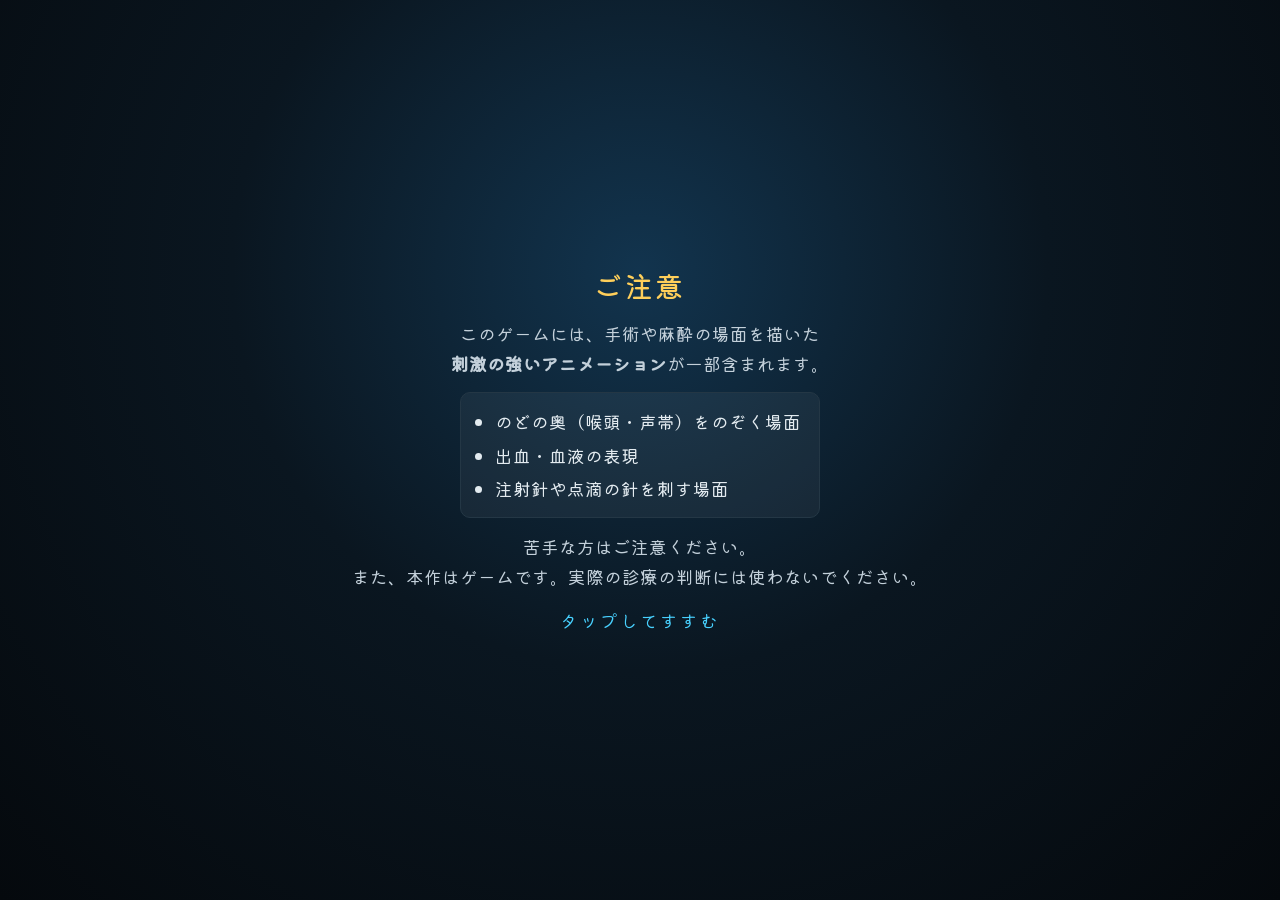
<file: index.html>
<!doctype html>
<html lang="ja">
<head>
<meta charset="utf-8">
<meta name="viewport" content="width=device-width,initial-scale=1,viewport-fit=cover,user-scalable=no">
<meta name="theme-color" content="#0b1013">
<meta name="mobile-web-app-capable" content="yes">
<meta name="apple-mobile-web-app-capable" content="yes">
<meta name="apple-mobile-web-app-status-bar-style" content="black-translucent">
<title>Anesthesia Control</title>
<link rel="manifest" href="./manifest.webmanifest">
<link rel="icon" type="image/png" href="./icons/icon-192.png">
<link rel="apple-touch-icon" href="./icons/apple-touch-icon.png">
<meta name="apple-mobile-web-app-title" content="麻酔シム">
  <script type="module" crossorigin src="./assets/index-DH6inkkd.js"></script>
  <link rel="stylesheet" crossorigin href="./assets/index-4lP3aFFB.css">
</head>
<body>
<div id="app">
  <section class="or" id="orBox" aria-label="手術室">
    <canvas id="orCanvas"></canvas>
    <canvas id="gaugeCanvas" class="gauges" hidden aria-label="体の中の状態のゲージ"></canvas>
    <canvas id="recordCanvas" class="gauges" hidden aria-label="麻酔記録"></canvas>
    <div class="hud">
      <div class="hud-l">
        <span class="stage-pill" id="stagePill">導入</span>
        <span class="hud-clock"><b id="clock">0:00</b><small id="remain"></small></span>
      </div>
      <div class="hud-r">
        <span class="chip score" id="liveScore" title="目標範囲内にいた割合" hidden></span>
        <button class="chip view" id="btnView" hidden title="手術室とメーター画面を切り替え（V キー）">メーター</button>
        <button class="chip" id="btnRecord" title="麻酔記録を見る（R キー）">記録</button>
        <button class="chip" id="btnSpeed" title="ゲーム速度（タップで切り替え・×2 は手術中のみ）">×1</button>
        <button class="chip" id="btnSound" aria-pressed="true">音</button>
        <button class="chip" id="btnPause" aria-label="一時停止">II</button>
      </div>
    </div>
    <div class="toasts" id="toasts" aria-live="polite"></div>
    <div class="banner" id="banner" hidden></div>
    <div class="pop" id="pop" hidden></div>
    <div class="mg" id="mg" hidden></div>
    <div class="vignette" id="vignette"></div>
  </section>
  <aside class="side">
    <div class="monitor" id="monBox" title="タップで拡大"><canvas id="monCanvas"></canvas></div>
    <div class="tray" id="tray" aria-label="薬剤トレイ"></div>
  </aside>
  <footer class="lane" id="lane">
    <div class="lane-ctrl" id="laneCtrl"></div>
    <canvas id="laneCanvas"></canvas>
  </footer>
</div>

<div class="ov" id="ovMon" hidden><div class="mon-big"><canvas id="monBig"></canvas><div class="mon-info" id="monInfo" hidden></div></div><p class="ov-hint">数値をタップで正常範囲 ・ それ以外をタップで閉じる</p></div>
<div class="ov" id="ovCard"><div class="card full" id="card"><div class="notice" role="dialog" aria-label="ご注意">
    <h1>ご注意</h1>
    <p>このゲームには、手術や麻酔の場面を描いた<br><b>刺激の強いアニメーション</b>が一部含まれます。</p>
    <ul>
      <li>のどの奥（喉頭・声帯）をのぞく場面</li>
      <li>出血・血液の表現</li>
      <li>注射針や点滴の針を刺す場面</li>
    </ul>
    <p>苦手な方はご注意ください。<br>また、本作はゲームです。実際の診療の判断には使わないでください。</p>
    <p class="notice-tap loading">読み込み中…</p></div></div></div>
<div class="tip" id="tip" hidden></div>
  <!-- スマホを縦に持っているときは、横向きにするよう求める（遊べるのは横持ちだけ） -->
  <div class="rotate-lock" id="rotateLock" aria-live="polite">
    <div class="rl-phone"><i></i></div>
    <p>スマホを<b>横向き</b>にしてください</p>
    <small>このゲームは横持ちで遊びます</small>
  </div>
</body>
</html>
</file>
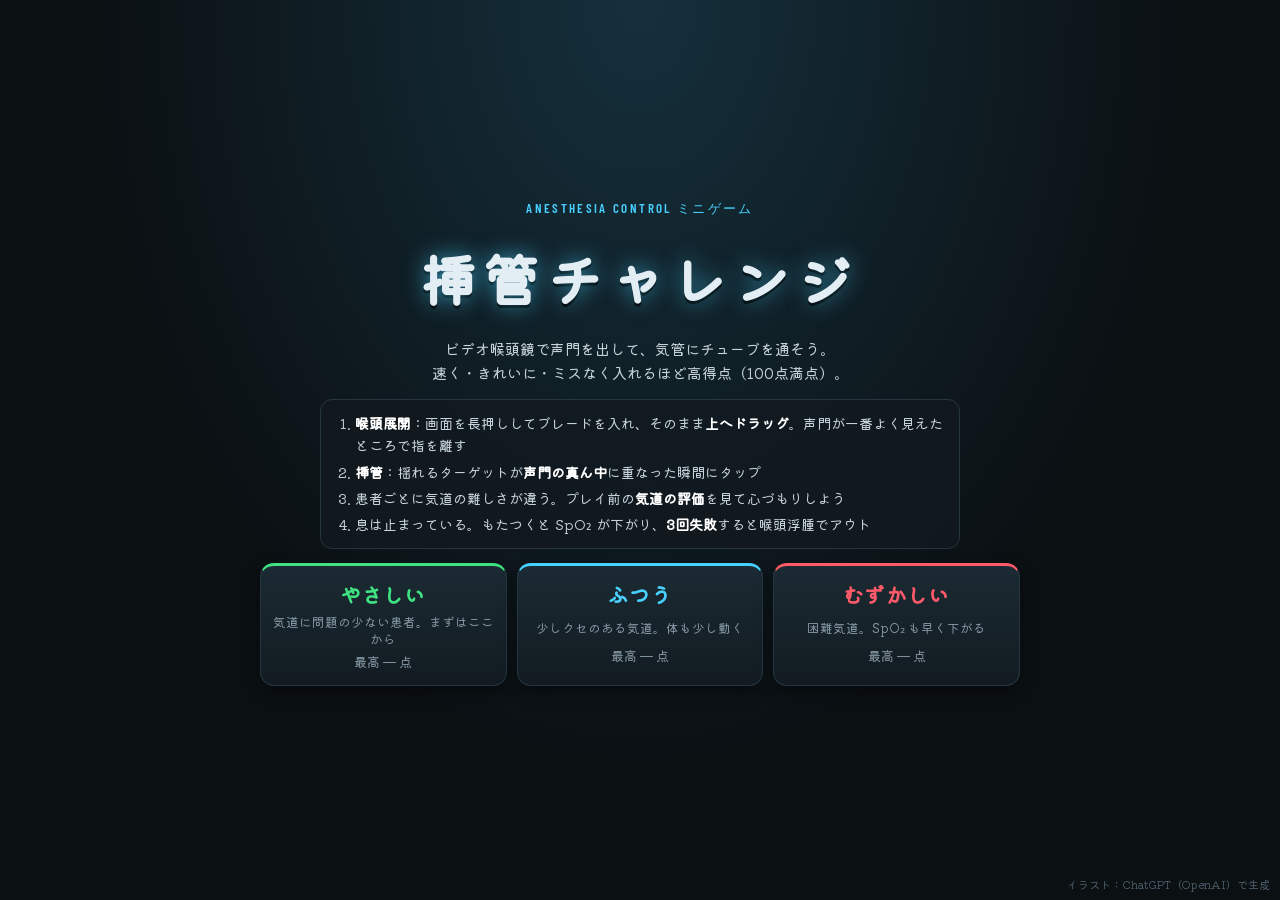
<file: intubation/index.html>
<!doctype html>
<html lang="ja">
<head>
<meta charset="utf-8">
<meta name="viewport" content="width=device-width,initial-scale=1,viewport-fit=cover,user-scalable=no">
<meta name="theme-color" content="#0b1013">
<title>挿管チャレンジ | Anesthesia Control</title>
<meta name="description" content="ビデオ喉頭鏡で声門を出して、チューブを通す。麻酔科の気管挿管を体験できる無料のミニゲーム。">
<meta property="og:type" content="website">
<meta property="og:title" content="挿管チャレンジ | Anesthesia Control">
<meta property="og:description" content="ビデオ喉頭鏡で声門を出して、チューブを通す。気管挿管のミニゲーム。100点満点で採点。">
<meta property="og:url" content="https://ikuragames.github.io/anesthesia-control/intubation/">
<meta property="og:image" content="https://ikuragames.github.io/anesthesia-control/ogp-intubation.jpg">
<meta property="og:image:width" content="1200">
<meta property="og:image:height" content="630">
<meta property="og:image:alt" content="ANESTHESIA CONTROL 挿管チャレンジ">
<meta name="twitter:card" content="summary_large_image">
<link rel="icon" type="image/png" href="../icons/icon-192.png">
<link rel="apple-touch-icon" href="../icons/apple-touch-icon.png">
  <script type="module" crossorigin src="../assets/intubation-CMahsB3h.js"></script>
  <link rel="stylesheet" crossorigin href="../assets/intubation-C4UFGbsd.css">
</head>
<body>
<main id="ic">
  <!-- タイトル：難易度を選ぶ -->
  <section class="ic-screen" id="icTitle">
    <p class="ic-kicker">ANESTHESIA CONTROL ミニゲーム</p>
    <h1>挿管チャレンジ</h1>
    <p class="ic-lead">ビデオ喉頭鏡で声門を出して、気管にチューブを通そう。<br>速く・きれいに・ミスなく入れるほど高得点（100点満点）。</p>
    <ol class="ic-how">
      <li><b>喉頭展開</b>：画面を長押ししてブレードを入れ、そのまま<b>上へドラッグ</b>。声門が一番よく見えたところで指を離す</li>
      <li><b>挿管</b>：揺れるターゲットが<b>声門の真ん中</b>に重なった瞬間にタップ</li>
      <li>患者ごとに気道の難しさが違う。プレイ前の<b>気道の評価</b>を見て心づもりしよう</li>
      <li>息は止まっている。もたつくと SpO₂ が下がり、<b>3回失敗</b>すると喉頭浮腫でアウト</li>
    </ol>
    <div class="ic-diffs" id="icDiffs"></div>
  </section>

  <!-- プレイ前：患者と気道の所見 -->
  <section class="ic-screen" id="icPatient" hidden></section>

  <!-- プレイ中 -->
  <section class="ic-screen" id="icPlay" hidden>
    <header class="ic-bar">
      <button class="ic-back" id="icQuit" aria-label="やめて難易度選択へ">‹</button>
      <span class="ic-diff" id="icDiffLbl"></span>
      <span class="ic-stat">時間 <b id="icTime">0.0</b>秒</span>
      <span class="ic-stat">ミス <b id="icMiss">0</b>/3</span>
    </header>
    <div class="ic-vl"><canvas id="icCanvas"></canvas></div>
    <p class="ic-hint" id="icHint"></p>
  </section>

  <!-- 結果 -->
  <section class="ic-screen" id="icResult" hidden></section>
</main>
<div class="ic-credit">イラスト：ChatGPT（OpenAI）で生成</div>
</body>
</html>
</file>
<file: assets/index-4lP3aFFB.css>
@font-face{font-family:Barlow Condensed;font-style:normal;font-display:swap;font-weight:500;src:url(./barlow-condensed-vietnamese-500-normal-DjeaNLFD.woff2) format("woff2"),url(./barlow-condensed-vietnamese-500-normal-CsrJDWc5.woff) format("woff");unicode-range:U+0102-0103,U+0110-0111,U+0128-0129,U+0168-0169,U+01A0-01A1,U+01AF-01B0,U+0300-0301,U+0303-0304,U+0308-0309,U+0323,U+0329,U+1EA0-1EF9,U+20AB}@font-face{font-family:Barlow Condensed;font-style:normal;font-display:swap;font-weight:500;src:url(./barlow-condensed-latin-ext-500-normal-yA5ONLQ9.woff2) format("woff2"),url(./barlow-condensed-latin-ext-500-normal-B1RE8WP7.woff) format("woff");unicode-range:U+0100-02BA,U+02BD-02C5,U+02C7-02CC,U+02CE-02D7,U+02DD-02FF,U+0304,U+0308,U+0329,U+1D00-1DBF,U+1E00-1E9F,U+1EF2-1EFF,U+2020,U+20A0-20AB,U+20AD-20C0,U+2113,U+2C60-2C7F,U+A720-A7FF}@font-face{font-family:Barlow Condensed;font-style:normal;font-display:swap;font-weight:500;src:url(./barlow-condensed-latin-500-normal-BgYH2mbd.woff2) format("woff2"),url(./barlow-condensed-latin-500-normal-HIEiP5Ov.woff) format("woff");unicode-range:U+0000-00FF,U+0131,U+0152-0153,U+02BB-02BC,U+02C6,U+02DA,U+02DC,U+0304,U+0308,U+0329,U+2000-206F,U+20AC,U+2122,U+2191,U+2193,U+2212,U+2215,U+FEFF,U+FFFD}@font-face{font-family:Barlow Condensed;font-style:normal;font-display:swap;font-weight:600;src:url(./barlow-condensed-vietnamese-600-normal-A5AYRdjN.woff2) format("woff2"),url(./barlow-condensed-vietnamese-600-normal-CNlPk46_.woff) format("woff");unicode-range:U+0102-0103,U+0110-0111,U+0128-0129,U+0168-0169,U+01A0-01A1,U+01AF-01B0,U+0300-0301,U+0303-0304,U+0308-0309,U+0323,U+0329,U+1EA0-1EF9,U+20AB}@font-face{font-family:Barlow Condensed;font-style:normal;font-display:swap;font-weight:600;src:url(./barlow-condensed-latin-ext-600-normal-18ESti3H.woff2) format("woff2"),url(./barlow-condensed-latin-ext-600-normal-Clv9cIcR.woff) format("woff");unicode-range:U+0100-02BA,U+02BD-02C5,U+02C7-02CC,U+02CE-02D7,U+02DD-02FF,U+0304,U+0308,U+0329,U+1D00-1DBF,U+1E00-1E9F,U+1EF2-1EFF,U+2020,U+20A0-20AB,U+20AD-20C0,U+2113,U+2C60-2C7F,U+A720-A7FF}@font-face{font-family:Barlow Condensed;font-style:normal;font-display:swap;font-weight:600;src:url(./barlow-condensed-latin-600-normal-DepVgxBB.woff2) format("woff2"),url(./barlow-condensed-latin-600-normal-BFJEwTuo.woff) format("woff");unicode-range:U+0000-00FF,U+0131,U+0152-0153,U+02BB-02BC,U+02C6,U+02DA,U+02DC,U+0304,U+0308,U+0329,U+2000-206F,U+20AC,U+2122,U+2191,U+2193,U+2212,U+2215,U+FEFF,U+FFFD}@font-face{font-family:Barlow Condensed;font-style:normal;font-display:swap;font-weight:700;src:url(./barlow-condensed-vietnamese-700-normal-DYeBwlKR.woff2) format("woff2"),url(./barlow-condensed-vietnamese-700-normal-DhIzd8Tb.woff) format("woff");unicode-range:U+0102-0103,U+0110-0111,U+0128-0129,U+0168-0169,U+01A0-01A1,U+01AF-01B0,U+0300-0301,U+0303-0304,U+0308-0309,U+0323,U+0329,U+1EA0-1EF9,U+20AB}@font-face{font-family:Barlow Condensed;font-style:normal;font-display:swap;font-weight:700;src:url(./barlow-condensed-latin-ext-700-normal-CwuXbfVR.woff2) format("woff2"),url(./barlow-condensed-latin-ext-700-normal-BIHFfxf0.woff) format("woff");unicode-range:U+0100-02BA,U+02BD-02C5,U+02C7-02CC,U+02CE-02D7,U+02DD-02FF,U+0304,U+0308,U+0329,U+1D00-1DBF,U+1E00-1E9F,U+1EF2-1EFF,U+2020,U+20A0-20AB,U+20AD-20C0,U+2113,U+2C60-2C7F,U+A720-A7FF}@font-face{font-family:Barlow Condensed;font-style:normal;font-display:swap;font-weight:700;src:url(./barlow-condensed-latin-700-normal-v1xN8_Wq.woff2) format("woff2"),url(./barlow-condensed-latin-700-normal-Dmwat-ge.woff) format("woff");unicode-range:U+0000-00FF,U+0131,U+0152-0153,U+02BB-02BC,U+02C6,U+02DA,U+02DC,U+0304,U+0308,U+0329,U+2000-206F,U+20AC,U+2122,U+2191,U+2193,U+2212,U+2215,U+FEFF,U+FFFD}@font-face{font-family:Kiwi Maru;font-style:normal;font-display:swap;font-weight:400;src:url(./kiwi-maru-0-400-normal-RpCwQYAo.woff2) format("woff2"),url(./kiwi-maru-0-400-normal-HqWxo7Ba.woff) format("woff");unicode-range:U+25ee8,U+25f23,U+25f5c,U+25fd4,U+25fe0,U+25ffb,U+2600c,U+26017,U+26060,U+260ed,U+26222,U+2626a,U+26270,U+26286,U+2634c,U+26402,U+2667e,U+266b0,U+2671d,U+268dd,U+268ea,U+26951,U+2696f,U+26999,U+269dd,U+26a1e,U+26a58,U+26a8c,U+26ab7,U+26aff,U+26c29,U+26c73,U+26c9e,U+26cdd,U+26e40,U+26e65,U+26f94,U+26ff6-26ff8,U+270f4,U+2710d,U+27139,U+273da-273db,U+273fe,U+27410,U+27449,U+27614-27615,U+27631,U+27684,U+27693,U+2770e,U+27723,U+27752,U+278b2,U+27985,U+279b4,U+27a84,U+27bb3,U+27bbe,U+27bc7,U+27c3c,U+27cb8,U+27d73,U+27da0,U+27e10,U+27eaf,U+27fb7,U+2808a,U+280bb,U+28277,U+28282,U+282f3,U+283cd,U+2840c,U+28455,U+284dc,U+2856b,U+285c8-285c9,U+286d7,U+286fa,U+28946,U+28949,U+2896b,U+28987-28988,U+289ba-289bb,U+28a1e,U+28a29,U+28a43,U+28a71,U+28a99,U+28acd,U+28add,U+28ae4,U+28bc1,U+28bef,U+28cdd,U+28d10,U+28d71,U+28dfb,U+28e0f,U+28e17,U+28e1f,U+28e36,U+28e89,U+28eeb,U+28ef6,U+28f32,U+28ff8,U+292a0,U+292b1,U+29490,U+295cf,U+2967f,U+296f0,U+29719,U+29750,U+29810,U+298c6,U+29a72,U+29d4b,U+29ddb,U+29e15,U+29e3d,U+29e49,U+29e8a,U+29ec4,U+29edb,U+29ee9,U+29fce,U+29fd7,U+2a01a,U+2a02f,U+2a082,U+2a0f9,U+2a190,U+2a2b2,U+2a38c,U+2a437,U+2a5f1,U+2a602,U+2a61a,U+2a6b2,U+2a9e6,U+2b746,U+2b751,U+2b753,U+2b75a,U+2b75c,U+2b765,U+2b776-2b777,U+2b77c,U+2b782,U+2b789,U+2b78b,U+2b78e,U+2b794,U+2b7ac,U+2b7af,U+2b7bd,U+2b7c9,U+2b7cf,U+2b7d2,U+2b7d8,U+2b7f0,U+2b80d,U+2b817,U+2b81a,U+2d544,U+2e278,U+2e569,U+2e6ea,U+2f804,U+2f80f,U+2f815,U+2f818,U+2f81a,U+2f822,U+2f828,U+2f82c,U+2f833,U+2f83f,U+2f846,U+2f852,U+2f862,U+2f86d,U+2f873,U+2f877,U+2f884,U+2f899-2f89a,U+2f8a6,U+2f8ac,U+2f8b2,U+2f8b6,U+2f8d3,U+2f8db-2f8dc,U+2f8e1,U+2f8e5,U+2f8ea,U+2f8ed,U+2f8fc,U+2f903,U+2f90b,U+2f90f,U+2f91a,U+2f920-2f921,U+2f945,U+2f947,U+2f96c,U+2f995,U+2f9d0,U+2f9de-2f9df,U+2f9f4}@font-face{font-family:Kiwi Maru;font-style:normal;font-display:swap;font-weight:400;src:url(./kiwi-maru-1-400-normal-DlS7Bo6b.woff2) format("woff2"),url(./kiwi-maru-1-400-normal-SbN-i8Lm.woff) format("woff");unicode-range:U+1f235-1f23b,U+1f240-1f248,U+1f250-1f251,U+2000b,U+20089-2008a,U+200a2,U+200a4,U+200b0,U+200f5,U+20158,U+201a2,U+20213,U+2032b,U+20371,U+20381,U+203f9,U+2044a,U+20509,U+2053f,U+205b1,U+205d6,U+20611,U+20628,U+206ec,U+2074f,U+207c8,U+20807,U+2083a,U+208b9,U+2090e,U+2097c,U+20984,U+2099d,U+20a64,U+20ad3,U+20b1d,U+20b9f,U+20bb7,U+20d45,U+20d58,U+20de1,U+20e64,U+20e6d,U+20e95,U+20f5f,U+21201,U+2123d,U+21255,U+21274,U+2127b,U+212d7,U+212e4,U+212fd,U+2131b,U+21336,U+21344,U+213c4,U+2146d-2146e,U+215d7,U+21647,U+216b4,U+21706,U+21742,U+218bd,U+219c3,U+21a1a,U+21c56,U+21d2d,U+21d45,U+21d62,U+21d78,U+21d92,U+21d9c,U+21da1,U+21db7,U+21de0,U+21e33-21e34,U+21f1e,U+21f76,U+21ffa,U+2217b,U+22218,U+2231e,U+223ad,U+22609,U+226f3,U+2285b,U+228ab,U+2298f,U+22ab8,U+22b46,U+22b4f-22b50,U+22ba6,U+22c1d,U+22c24,U+22de1,U+22e42,U+22feb,U+231b6,U+231c3-231c4,U+231f5,U+23372,U+233cc,U+233d0,U+233d2-233d3,U+233d5,U+233da,U+233df,U+233e4,U+233fe,U+2344a-2344b,U+23451,U+23465,U+234e4,U+2355a,U+23594,U+235c4,U+23638-2363a,U+23647,U+2370c,U+2371c,U+2373f,U+23763-23764,U+237e7,U+237f1,U+237ff,U+23824,U+2383d,U+23a98,U+23c7f,U+23cbe,U+23cfe,U+23d00,U+23d0e,U+23d40,U+23dd3,U+23df9-23dfa,U+23f7e,U+2404b,U+24096,U+24103,U+241c6,U+241fe,U+242ee,U+243bc,U+243d0,U+24629,U+246a5,U+247f1,U+24896,U+248e9,U+24a4d,U+24b56,U+24b6f,U+24c16,U+24d14,U+24e04,U+24e0e,U+24e37,U+24e6a,U+24e8b,U+24ff2,U+2504a,U+25055,U+25122,U+251a9,U+251cd,U+251e5,U+2521e,U+2524c,U+2542e,U+2548e,U+254d9,U+2550e,U+255a7,U+2567f,U+25771,U+257a9,U+257b4,U+25874,U+259c4,U+259cc,U+259d4,U+25ad7,U+25ae3-25ae4,U+25af1,U+25bb2,U+25c4b,U+25c64,U+25da1,U+25e2e,U+25e56,U+25e62,U+25e65,U+25ec2,U+25ed8}@font-face{font-family:Kiwi Maru;font-style:normal;font-display:swap;font-weight:400;src:url(./kiwi-maru-2-400-normal-BDPQf2tW.woff2) format("woff2"),url(./kiwi-maru-2-400-normal-B8EHKhNd.woff) format("woff");unicode-range:U+ffd7,U+ffda-ffdc,U+ffe0-ffe2,U+ffe4,U+ffe6,U+ffe8-ffee,U+1f100-1f10c,U+1f110-1f16c,U+1f170-1f1ac,U+1f200-1f202,U+1f210-1f234}@font-face{font-family:Kiwi Maru;font-style:normal;font-display:swap;font-weight:400;src:url(./kiwi-maru-3-400-normal-D537E80P.woff2) format("woff2"),url(./kiwi-maru-3-400-normal-IcBmbXvK.woff) format("woff");unicode-range:U+fa10,U+fa12-fa6d,U+fb00-fb04,U+fe10-fe19,U+fe30-fe42,U+fe44-fe52,U+fe54-fe66,U+fe68-fe6b,U+ff02,U+ff04,U+ff07,U+ff51,U+ff5b,U+ff5d,U+ff5f-ff60,U+ff66,U+ff69,U+ff87,U+ffa1-ffbe,U+ffc2-ffc7,U+ffca-ffcf,U+ffd2-ffd6}@font-face{font-family:Kiwi Maru;font-style:normal;font-display:swap;font-weight:400;src:url(./kiwi-maru-4-400-normal-ERlxS0OO.woff2) format("woff2"),url(./kiwi-maru-4-400-normal-b23bXFxh.woff) format("woff");unicode-range:U+f92d-f959,U+f95b-f9f2,U+f9f4-fa0b,U+fa0e-fa0f}@font-face{font-family:Kiwi Maru;font-style:normal;font-display:swap;font-weight:400;src:url(./kiwi-maru-5-400-normal-DGnlKK3h.woff2) format("woff2"),url(./kiwi-maru-5-400-normal-BEqBpK45.woff) format("woff");unicode-range:U+9e8b-9e8c,U+9e8e-9e8f,U+9e91-9e92,U+9e95-9e96,U+9e98,U+9e9b,U+9e9d-9e9e,U+9ea4-9ea5,U+9ea8-9eaa,U+9eac-9eb0,U+9eb3-9eb5,U+9eb8,U+9ebc-9ebf,U+9ec3,U+9ec6,U+9ec8,U+9ecb-9ecd,U+9ecf-9ed1,U+9ed4-9ed5,U+9ed8,U+9edb-9ee0,U+9ee4-9ee5,U+9ee7-9ee8,U+9eec-9ef2,U+9ef4-9ef9,U+9efb-9eff,U+9f02-9f03,U+9f07-9f09,U+9f0e-9f12,U+9f14-9f17,U+9f19-9f1b,U+9f1f-9f22,U+9f26,U+9f2a-9f2c,U+9f2f,U+9f31-9f32,U+9f34,U+9f37,U+9f39-9f3a,U+9f3c-9f3f,U+9f41,U+9f43-9f47,U+9f4a,U+9f4e-9f50,U+9f52-9f58,U+9f5a,U+9f5d-9f61,U+9f63,U+9f66-9f6a,U+9f6c-9f73,U+9f75-9f77,U+9f7a,U+9f7d,U+9f7f,U+9f8f-9f92,U+9f94-9f97,U+9f99,U+9f9c-9fa3,U+9fa5,U+9fb4,U+9fbc-9fc2,U+9fc4,U+9fc6,U+9fcc,U+f900-f92c}@font-face{font-family:Kiwi Maru;font-style:normal;font-display:swap;font-weight:400;src:url(./kiwi-maru-6-400-normal-BRJaHLWQ.woff2) format("woff2"),url(./kiwi-maru-6-400-normal-B2hk1Njq.woff) format("woff");unicode-range:U+9c3e,U+9c41,U+9c43-9c4a,U+9c4e-9c50,U+9c52-9c54,U+9c56,U+9c58,U+9c5a-9c61,U+9c63,U+9c65,U+9c67-9c6b,U+9c6d-9c6e,U+9c70,U+9c72,U+9c75-9c78,U+9c7a-9c7c,U+9ce6-9ce7,U+9ceb-9cec,U+9cf0,U+9cf2,U+9cf6-9cf7,U+9cf9,U+9d02-9d03,U+9d06-9d09,U+9d0b,U+9d0e,U+9d11-9d12,U+9d15,U+9d17-9d18,U+9d1b-9d1f,U+9d23,U+9d26,U+9d2a-9d2c,U+9d2f-9d30,U+9d32-9d34,U+9d3a,U+9d3c-9d3f,U+9d41-9d48,U+9d4a,U+9d50-9d54,U+9d59,U+9d5d-9d65,U+9d69-9d6c,U+9d6f-9d70,U+9d72-9d73,U+9d76-9d77,U+9d7a-9d7c,U+9d7e,U+9d83-9d84,U+9d86-9d87,U+9d89-9d8a,U+9d8d-9d8e,U+9d92-9d93,U+9d95-9d9a,U+9da1,U+9da4,U+9da9-9dac,U+9dae,U+9db1-9db2,U+9db5,U+9db8-9dbd,U+9dbf-9dc4,U+9dc6-9dc7,U+9dc9-9dca,U+9dcf,U+9dd3-9dd7,U+9dd9-9dda,U+9dde-9de0,U+9de3,U+9de5-9de7,U+9de9,U+9deb,U+9ded-9df0,U+9df3-9df4,U+9df8,U+9dfd-9dfe,U+9e02,U+9e07,U+9e0a,U+9e0d-9e0e,U+9e10-9e12,U+9e15-9e16,U+9e19-9e1f,U+9e75,U+9e79-9e7d,U+9e80-9e85,U+9e87-9e88}@font-face{font-family:Kiwi Maru;font-style:normal;font-display:swap;font-weight:400;src:url(./kiwi-maru-7-400-normal-l9oJBXd4.woff2) format("woff2"),url(./kiwi-maru-7-400-normal-CUCJdtPC.woff) format("woff");unicode-range:U+9ae5-9ae7,U+9ae9,U+9aeb-9aec,U+9aee-9aef,U+9af1-9af5,U+9af7,U+9af9-9afb,U+9afd,U+9aff-9b06,U+9b08-9b09,U+9b0b-9b0e,U+9b10,U+9b12,U+9b16,U+9b18-9b1d,U+9b1f-9b20,U+9b22-9b23,U+9b25-9b2f,U+9b32-9b35,U+9b37,U+9b39-9b3b,U+9b3d,U+9b43-9b44,U+9b48,U+9b4b-9b4f,U+9b51,U+9b55-9b58,U+9b5b,U+9b5e,U+9b61,U+9b63,U+9b65-9b66,U+9b68,U+9b6a-9b6f,U+9b72-9b79,U+9b7f-9b80,U+9b83-9b87,U+9b89-9b8b,U+9b8d,U+9b8f-9b94,U+9b96-9b97,U+9b9a,U+9b9d-9ba0,U+9ba6-9ba7,U+9ba9-9baa,U+9bac,U+9bb0-9bb2,U+9bb4,U+9bb7-9bb9,U+9bbb-9bbc,U+9bbe-9bc1,U+9bc6-9bc8,U+9bca,U+9bce-9bd2,U+9bd4,U+9bd7-9bd8,U+9bdd,U+9bdf,U+9be1-9be5,U+9be7,U+9bea-9beb,U+9bee-9bf3,U+9bf5,U+9bf7-9bfa,U+9bfd,U+9bff-9c00,U+9c02,U+9c04,U+9c06,U+9c08-9c0d,U+9c0f-9c16,U+9c18-9c1e,U+9c21-9c2a,U+9c2d-9c32,U+9c35-9c37,U+9c39-9c3a,U+9c3d}@font-face{font-family:Kiwi Maru;font-style:normal;font-display:swap;font-weight:400;src:url(./kiwi-maru-8-400-normal-fPIDDNy5.woff2) format("woff2"),url(./kiwi-maru-8-400-normal-Bx7SFiXr.woff) format("woff");unicode-range:U+98eb,U+98ed-98ee,U+98f0-98f1,U+98f3,U+98f6,U+9902,U+9907-9909,U+9911-9912,U+9914-9918,U+991a-9922,U+9924,U+9926-9927,U+992b-992c,U+992e,U+9931-9935,U+9939-993e,U+9940-9942,U+9945-9949,U+994b-994e,U+9950-9952,U+9954-9955,U+9958-9959,U+995b-995c,U+995e-9960,U+9963,U+9997-9998,U+999b,U+999d-999f,U+99a3,U+99a5-99a6,U+99a8,U+99ad-99ae,U+99b0-99b2,U+99b5,U+99b9-99ba,U+99bc-99bd,U+99bf,U+99c1,U+99c3,U+99c8-99c9,U+99d1,U+99d3-99d5,U+99d8-99df,U+99e1-99e2,U+99e7,U+99ea-99ee,U+99f0-99f2,U+99f4-99f5,U+99f8-99f9,U+99fb-99fe,U+9a01-9a05,U+9a08,U+9a0a-9a0c,U+9a0f-9a11,U+9a16,U+9a1a,U+9a1e,U+9a20,U+9a22-9a24,U+9a27,U+9a2b,U+9a2d-9a2e,U+9a31,U+9a33,U+9a35-9a38,U+9a3e,U+9a40-9a45,U+9a47,U+9a4a-9a4e,U+9a51-9a52,U+9a54-9a58,U+9a5b,U+9a5d,U+9a5f,U+9a62,U+9a64-9a65,U+9a69-9a6c,U+9aaa,U+9aac-9ab0,U+9ab2,U+9ab4-9ab7,U+9ab9,U+9abb-9ac1,U+9ac3,U+9ac6,U+9ac8,U+9ace-9ad3,U+9ad5-9ad7,U+9adb-9adc,U+9ade-9ae0,U+9ae2-9ae4}@font-face{font-family:Kiwi Maru;font-style:normal;font-display:swap;font-weight:400;src:url(./kiwi-maru-9-400-normal-ByIYw7EL.woff2) format("woff2"),url(./kiwi-maru-9-400-normal-BnaOWy3v.woff) format("woff");unicode-range:U+971d,U+9721-9724,U+9728,U+972a,U+9730-9731,U+9733,U+9736,U+9738-9739,U+973b,U+973d-973e,U+9741-9744,U+9746-974a,U+974d-974f,U+9751,U+9755,U+9757-9758,U+975a-975c,U+9760-9761,U+9763-9764,U+9766-9768,U+976a-976b,U+976e,U+9771,U+9773,U+9776-977d,U+977f-9781,U+9785-9786,U+9789,U+978b,U+978f-9790,U+9795-9797,U+9799-979a,U+979c,U+979e-97a0,U+97a2-97a3,U+97a6,U+97a8,U+97ab-97ac,U+97ae,U+97b1-97b6,U+97b8-97ba,U+97bc,U+97be-97bf,U+97c1,U+97c3-97ce,U+97d0-97d1,U+97d4,U+97d7-97d9,U+97db-97de,U+97e0-97e1,U+97e4,U+97e6,U+97ed-97ef,U+97f1-97f2,U+97f4-97f8,U+97fa,U+9804,U+9807,U+980a,U+980c-980f,U+9814,U+9816-9817,U+9819-981a,U+981c,U+981e,U+9820-9821,U+9823-9826,U+982b,U+982e-9830,U+9832-9835,U+9837,U+9839,U+983d-983e,U+9844,U+9846-9847,U+984a-984b,U+984f,U+9851-9853,U+9856-9857,U+9859-985b,U+9862-9863,U+9865-9866,U+986a-986c,U+986f-9871,U+9873-9875,U+98aa-98ab,U+98ad-98ae,U+98b0-98b1,U+98b4,U+98b6-98b8,U+98ba-98bc,U+98bf,U+98c2-98c8,U+98cb-98cc,U+98ce,U+98dc,U+98de,U+98e0-98e1,U+98e3,U+98e5-98e7,U+98e9-98ea}@font-face{font-family:Kiwi Maru;font-style:normal;font-display:swap;font-weight:400;src:url(./kiwi-maru-10-400-normal-DGu7R0CJ.woff2) format("woff2"),url(./kiwi-maru-10-400-normal-BBAUx5nS.woff) format("woff");unicode-range:U+944a,U+944c,U+9452-9453,U+9455,U+9459-945c,U+945e-9463,U+9468,U+946a-946b,U+946d-9472,U+9475,U+9477,U+947c-947f,U+9481,U+9483-9485,U+9578-9579,U+957e-957f,U+9582,U+9584,U+9586-9588,U+958a,U+958c-958f,U+9592,U+9594,U+9596,U+9598-9599,U+959d-95a1,U+95a4,U+95a6-95a9,U+95ab-95ad,U+95b1,U+95b4,U+95b6,U+95b9-95bf,U+95c3,U+95c6,U+95c8-95cd,U+95d0-95d6,U+95d9-95da,U+95dc-95e2,U+95e4-95e6,U+95e8,U+961d-961e,U+9621-9622,U+9624-9626,U+9628,U+962c,U+962e-962f,U+9631,U+9633-9634,U+9637-963a,U+963c-963d,U+9641-9642,U+964b-964c,U+964f,U+9652,U+9654,U+9656-9658,U+965c-965f,U+9661,U+9666,U+966a,U+966c,U+966e,U+9672,U+9674,U+9677,U+967b-967c,U+967e-967f,U+9681-9684,U+9689,U+968b,U+968d,U+9691,U+9695-9698,U+969a,U+969d,U+969f,U+96a4-96aa,U+96ae-96b4,U+96b6,U+96b8-96bb,U+96bd,U+96c1,U+96c9-96cb,U+96cd-96ce,U+96d2,U+96d5-96d6,U+96d8-96da,U+96dc-96df,U+96e9,U+96ef,U+96f1,U+96f9-96fa,U+9702-9706,U+9708-9709,U+970d-970f,U+9711,U+9713-9714,U+9716,U+9719-971b}@font-face{font-family:Kiwi Maru;font-style:normal;font-display:swap;font-weight:400;src:url(./kiwi-maru-11-400-normal-BbIbQDjy.woff2) format("woff2"),url(./kiwi-maru-11-400-normal-CYQk_4Ba.woff) format("woff");unicode-range:U+92bc-92bd,U+92bf-92c3,U+92c5-92c8,U+92cb-92d0,U+92d2-92d3,U+92d5,U+92d7-92d9,U+92dc-92dd,U+92df-92e1,U+92e3-92e5,U+92e7-92ea,U+92ec,U+92ee,U+92f0,U+92f2,U+92f7-92fb,U+92ff-9300,U+9302,U+9304,U+9308,U+930d,U+930f-9311,U+9314-9315,U+9318-931a,U+931c-931f,U+9321-9325,U+9327-932b,U+932e,U+9333-9337,U+933a-933b,U+9344,U+9347-934a,U+934d,U+9350-9352,U+9354-9358,U+935a,U+935c,U+935e,U+9360,U+9364-9365,U+9367,U+9369-936d,U+936f-9371,U+9373-9374,U+9376,U+937a,U+937d-9382,U+9388,U+938a-938b,U+938d,U+938f,U+9392,U+9394-9395,U+9397-9398,U+939a-939b,U+939e,U+93a1,U+93a3-93a4,U+93a6,U+93a8-93a9,U+93ab-93ad,U+93b0,U+93b4-93b6,U+93b9-93bb,U+93c1,U+93c3-93cd,U+93d0-93d1,U+93d3,U+93d6-93d9,U+93dc-93df,U+93e2,U+93e4-93e8,U+93f1,U+93f5,U+93f7-93fb,U+93fd,U+9401-9404,U+9407-9409,U+940d-9410,U+9413-9417,U+9419-941a,U+941f,U+9421,U+942b,U+942e-942f,U+9431-9434,U+9436,U+9438,U+943a-943b,U+943d,U+943f,U+9441,U+9443-9445,U+9448}@font-face{font-family:Kiwi Maru;font-style:normal;font-display:swap;font-weight:400;src:url(./kiwi-maru-12-400-normal-DrXvrG2L.woff2) format("woff2"),url(./kiwi-maru-12-400-normal-a729-9KH.woff) format("woff");unicode-range:U+9143,U+9146-914c,U+914f,U+9153,U+9156-915b,U+9161,U+9163-9165,U+9167,U+9169,U+916d,U+9172-9174,U+9179-917b,U+9181-9183,U+9185-9187,U+9189-918b,U+918e,U+9191,U+9193-9195,U+9197-9198,U+919e,U+91a1-91a2,U+91a6,U+91a8,U+91aa-91b6,U+91ba-91bd,U+91bf-91c6,U+91c9,U+91cb,U+91d0,U+91d3-91d4,U+91d6-91d7,U+91d9-91db,U+91de-91df,U+91e1,U+91e4-91e6,U+91e9-91ea,U+91ec-91f1,U+91f5-91f7,U+91f9,U+91fb-91fd,U+91ff-9201,U+9204-9207,U+9209-920a,U+920c,U+920e,U+9210-9218,U+921c-921e,U+9223-9226,U+9228-9229,U+922c,U+922e-9230,U+9233,U+9235-923a,U+923c,U+923e-9240,U+9242-9243,U+9245-924b,U+924d-9251,U+9256-925a,U+925c-925e,U+9260-9261,U+9264-9269,U+926e-9270,U+9275-9279,U+927b-927f,U+9288-928a,U+928d-928e,U+9291-9293,U+9295-9297,U+9299,U+929b-929c,U+929f-92a0,U+92a4-92a5,U+92a7-92a8,U+92ab,U+92af,U+92b2-92b3,U+92b6-92bb}@font-face{font-family:Kiwi Maru;font-style:normal;font-display:swap;font-weight:400;src:url(./kiwi-maru-13-400-normal-DYltvmW8.woff2) format("woff2"),url(./kiwi-maru-13-400-normal-f--8n4nk.woff) format("woff");unicode-range:U+8f52-8f55,U+8f57-8f58,U+8f5c-8f5e,U+8f61-8f66,U+8f9c-8f9d,U+8f9f-8fa2,U+8fa4-8fa8,U+8fad-8faf,U+8fb4-8fb8,U+8fbe,U+8fc0-8fc2,U+8fc6,U+8fc8,U+8fca-8fcb,U+8fcd,U+8fd0,U+8fd2-8fd3,U+8fd5,U+8fda,U+8fe0,U+8fe2-8fe5,U+8fe8-8fea,U+8fed-8fef,U+8ff1,U+8ff4-8ff6,U+8ff8-8ffb,U+8ffe,U+9002,U+9004-9005,U+9008,U+900b-900e,U+9011,U+9013,U+9015-9016,U+9018,U+901b,U+901e,U+9021,U+9027-902a,U+902c-902d,U+902f,U+9033-9037,U+9039,U+903c,U+903e-903f,U+9041,U+9043-9044,U+9049,U+904c,U+904f-9052,U+9056,U+9058,U+905b-905e,U+9062,U+9066-9068,U+906c,U+906f-9070,U+9072,U+9074,U+9076,U+9079,U+9080-9083,U+9085,U+9087-9088,U+908b-908c,U+908e-9090,U+9095,U+9097-9099,U+909b,U+90a0-90a2,U+90a5,U+90a8,U+90af-90b6,U+90bd-90be,U+90c3-90c5,U+90c7-90c9,U+90cc,U+90d2,U+90d5,U+90d7-90d9,U+90db-90df,U+90e2,U+90e4-90e5,U+90eb,U+90ef-90f0,U+90f2,U+90f4,U+90f6,U+90fe-9100,U+9102,U+9104-9106,U+9108,U+910d,U+9110,U+9112,U+9114-911a,U+911c,U+911e,U+9120,U+9122-9123,U+9125,U+9127,U+9129,U+912d-9132,U+9134,U+9136-9137,U+9139-913a,U+913c-913d}@font-face{font-family:Kiwi Maru;font-style:normal;font-display:swap;font-weight:400;src:url(./kiwi-maru-14-400-normal-BNGMZzNh.woff2) format("woff2"),url(./kiwi-maru-14-400-normal-oNlgTzKf.woff) format("woff");unicode-range:U+8dc0,U+8dc2,U+8dc5-8dc8,U+8dca-8dcc,U+8dce-8dcf,U+8dd1,U+8dd4-8dd7,U+8dd9-8ddb,U+8ddf,U+8de3-8de5,U+8de7,U+8dea-8dec,U+8df0-8df2,U+8df4,U+8dfc-8dfd,U+8dff,U+8e01,U+8e04-8e06,U+8e08-8e09,U+8e0b-8e0c,U+8e10-8e11,U+8e14,U+8e16,U+8e1d-8e23,U+8e26-8e27,U+8e30-8e31,U+8e33-8e39,U+8e3d,U+8e40-8e42,U+8e44,U+8e47-8e50,U+8e54-8e55,U+8e59,U+8e5b-8e64,U+8e69,U+8e6c-8e6d,U+8e6f-8e72,U+8e75-8e77,U+8e79-8e7c,U+8e81-8e85,U+8e89,U+8e8b,U+8e90-8e95,U+8e98-8e9b,U+8e9d-8e9e,U+8ea1-8ea2,U+8ea7,U+8ea9-8eaa,U+8eac-8eb1,U+8eb3,U+8eb5-8eb6,U+8eba-8ebb,U+8ebe,U+8ec0-8ec1,U+8ec3-8ec8,U+8ecb,U+8ecf,U+8ed1,U+8ed4,U+8edb-8edc,U+8ee3,U+8ee8,U+8eeb,U+8eed-8eee,U+8ef0-8ef1,U+8ef7,U+8ef9-8efc,U+8efe,U+8f00,U+8f02,U+8f05,U+8f07-8f08,U+8f0a,U+8f0f-8f10,U+8f12-8f13,U+8f15-8f19,U+8f1b-8f1c,U+8f1e-8f21,U+8f23,U+8f25-8f28,U+8f2b-8f2f,U+8f33-8f37,U+8f39-8f3b,U+8f3e,U+8f40-8f43,U+8f45-8f47,U+8f49-8f4a,U+8f4c-8f4f,U+8f51}@font-face{font-family:Kiwi Maru;font-style:normal;font-display:swap;font-weight:400;src:url(./kiwi-maru-15-400-normal-ZWG2u6lw.woff2) format("woff2"),url(./kiwi-maru-15-400-normal-QPJ5VaK5.woff) format("woff");unicode-range:U+8b2d,U+8b30,U+8b37,U+8b3c,U+8b3e,U+8b41-8b46,U+8b48-8b49,U+8b4c-8b4f,U+8b51-8b54,U+8b56,U+8b59,U+8b5b,U+8b5e-8b5f,U+8b63,U+8b69,U+8b6b-8b6d,U+8b6f,U+8b71,U+8b74,U+8b76,U+8b78-8b79,U+8b7c-8b81,U+8b84-8b85,U+8b8a-8b8f,U+8b92-8b96,U+8b99-8b9a,U+8b9c-8ba0,U+8c38-8c3a,U+8c3d-8c3f,U+8c41,U+8c45,U+8c47-8c49,U+8c4b-8c4c,U+8c4e-8c51,U+8c53-8c55,U+8c57-8c59,U+8c5b,U+8c5d,U+8c62-8c64,U+8c66,U+8c68-8c69,U+8c6b-8c6d,U+8c73,U+8c75-8c76,U+8c78,U+8c7a-8c7c,U+8c7e,U+8c82,U+8c85-8c87,U+8c89-8c8b,U+8c8d-8c8e,U+8c90,U+8c92-8c94,U+8c98-8c99,U+8c9b-8c9c,U+8c9f,U+8ca4,U+8cad-8cae,U+8cb2-8cb3,U+8cb6,U+8cb9-8cba,U+8cbd,U+8cc1-8cc2,U+8cc4-8cc6,U+8cc8-8cc9,U+8ccb,U+8ccd-8ccf,U+8cd2,U+8cd5-8cd6,U+8cd9-8cda,U+8cdd,U+8ce1,U+8ce3-8ce4,U+8ce6,U+8ce8,U+8cec,U+8cef-8cf2,U+8cf4-8cf5,U+8cf7-8cf8,U+8cfa-8cfb,U+8cfd-8cff,U+8d01,U+8d03-8d04,U+8d07,U+8d09-8d0b,U+8d0d-8d10,U+8d12-8d14,U+8d16-8d17,U+8d1b-8d1d,U+8d65,U+8d67,U+8d69,U+8d6b-8d6e,U+8d71,U+8d73,U+8d76,U+8d7f,U+8d81-8d82,U+8d84,U+8d88,U+8d8d,U+8d90-8d91,U+8d95,U+8d99,U+8d9e-8da0,U+8da6,U+8da8,U+8dab-8dac,U+8daf,U+8db2,U+8db5,U+8db7,U+8db9-8dbc,U+8dbe}@font-face{font-family:Kiwi Maru;font-style:normal;font-display:swap;font-weight:400;src:url(./kiwi-maru-16-400-normal-DBGT0EDA.woff2) format("woff2"),url(./kiwi-maru-16-400-normal-BbZcyYSj.woff) format("woff");unicode-range:U+8973-8975,U+8977,U+897a-897e,U+8980,U+8983,U+8988-898a,U+898d,U+8990,U+8993-8995,U+8998,U+899b-899c,U+899f-89a1,U+89a5-89a6,U+89a9,U+89ac,U+89af-89b0,U+89b2,U+89b4-89b7,U+89ba,U+89bc-89bd,U+89bf-89c1,U+89d4-89d8,U+89da,U+89dc-89dd,U+89e5,U+89e7,U+89e9,U+89eb,U+89ed,U+89f1,U+89f3-89f4,U+89f6,U+89f8-89f9,U+89fd,U+89ff,U+8a01,U+8a04-8a05,U+8a07,U+8a0c,U+8a0f-8a12,U+8a14-8a16,U+8a1b,U+8a1d-8a1e,U+8a20-8a22,U+8a24-8a26,U+8a2b-8a2c,U+8a2f,U+8a35-8a37,U+8a3b,U+8a3d-8a3e,U+8a40-8a41,U+8a43,U+8a45-8a49,U+8a4d-8a4e,U+8a51-8a54,U+8a56-8a58,U+8a5b-8a5d,U+8a61-8a62,U+8a65,U+8a67,U+8a6c-8a6d,U+8a75-8a77,U+8a79-8a7c,U+8a7e-8a80,U+8a82-8a86,U+8a8b,U+8a8f-8a92,U+8a96-8a97,U+8a99-8a9a,U+8a9f,U+8aa1,U+8aa3,U+8aa5-8aaa,U+8aae-8aaf,U+8ab3,U+8ab6-8ab7,U+8abb-8abc,U+8abe,U+8ac2-8ac4,U+8ac6,U+8ac8-8aca,U+8acc-8acd,U+8ad0-8ad1,U+8ad3-8ad5,U+8ad7,U+8ada-8ae2,U+8ae4,U+8ae7,U+8aeb-8aec,U+8aee,U+8af0-8af1,U+8af3-8af7,U+8afa,U+8afc,U+8aff,U+8b01-8b02,U+8b04-8b07,U+8b0a-8b0d,U+8b0f-8b11,U+8b14,U+8b16,U+8b1a,U+8b1c,U+8b1e-8b20,U+8b26,U+8b28,U+8b2b-8b2c}@font-face{font-family:Kiwi Maru;font-style:normal;font-display:swap;font-weight:400;src:url(./kiwi-maru-17-400-normal-Coi942zy.woff2) format("woff2"),url(./kiwi-maru-17-400-normal-Bgg7H6e_.woff) format("woff");unicode-range:U+87e2-87e6,U+87ea-87ed,U+87ef,U+87f1,U+87f3,U+87f5-87f8,U+87fa-87fb,U+87fe-87ff,U+8801,U+8803,U+8805-8807,U+8809-880b,U+880d-8816,U+8818-881c,U+881e-881f,U+8821-8822,U+8827-8828,U+882d-882e,U+8830-8832,U+8835-8836,U+8839-883c,U+8841-8845,U+8848-884b,U+884d-884e,U+8851-8852,U+8855-8856,U+8858-885a,U+885c,U+885e-8860,U+8862,U+8864,U+8869,U+886b,U+886e-886f,U+8871-8872,U+8875,U+8877,U+8879,U+887b,U+887d-887e,U+8880-8882,U+8888,U+888d,U+8892,U+8897-889c,U+889e-88a0,U+88a2,U+88a4,U+88a8,U+88aa,U+88ae,U+88b0-88b1,U+88b5,U+88b7,U+88ba,U+88bc-88c0,U+88c3-88c4,U+88c6,U+88ca-88ce,U+88d1-88d4,U+88d8-88d9,U+88db,U+88dd-88e1,U+88e7-88e8,U+88ef-88f2,U+88f4-88f5,U+88f7,U+88f9,U+88fc,U+8901-8902,U+8904,U+8906,U+890a,U+890c-890f,U+8913,U+8915-8916,U+8918-891a,U+891c-891e,U+8920,U+8925-8928,U+892a-892b,U+8930-8932,U+8935-893b,U+893e,U+8940-8946,U+8949,U+894c-894d,U+894f,U+8952,U+8956-8957,U+895a-895c,U+895e,U+8960-8964,U+8966,U+896a-896b,U+896d-8970}@font-face{font-family:Kiwi Maru;font-style:normal;font-display:swap;font-weight:400;src:url(./kiwi-maru-18-400-normal-DBhJGfTU.woff2) format("woff2"),url(./kiwi-maru-18-400-normal-BmQZjNiE.woff) format("woff");unicode-range:U+8655-8659,U+865b,U+865d-8664,U+8667,U+8669,U+866c,U+866f,U+8671,U+8675-8677,U+867a-867b,U+867d,U+8687-8689,U+868b-868d,U+8691,U+8693,U+8695-8696,U+8698,U+869a,U+869c-869d,U+86a1,U+86a3-86a4,U+86a6-86ab,U+86ad,U+86af-86b1,U+86b3-86b9,U+86bf-86c1,U+86c3-86c6,U+86c9,U+86cb,U+86ce,U+86d1-86d2,U+86d4-86d5,U+86d7,U+86da,U+86dc,U+86de-86e0,U+86e3-86e7,U+86e9,U+86ec-86ed,U+86ef,U+86f8-86fe,U+8700,U+8703-870b,U+870d-8714,U+8719-871a,U+871e-871f,U+8721-8723,U+8725,U+8728-8729,U+872e-872f,U+8731-8732,U+8734,U+8737,U+8739-8740,U+8743,U+8745,U+8749,U+874b-874e,U+8751,U+8753,U+8755,U+8757-8759,U+875d,U+875f-8761,U+8763-8766,U+8768,U+876a,U+876e-876f,U+8771-8772,U+8774,U+8778,U+877b-877c,U+877f,U+8782-8789,U+878b-878c,U+878e,U+8790,U+8793,U+8795,U+8797-8799,U+879e-87a0,U+87a2-87a3,U+87a7,U+87ab-87af,U+87b1,U+87b3,U+87b5,U+87bb,U+87bd-87c1,U+87c4,U+87c6-87cb,U+87ce,U+87d0,U+87d2,U+87d5-87d6,U+87d9-87da,U+87dc,U+87df-87e0}@font-face{font-family:Kiwi Maru;font-style:normal;font-display:swap;font-weight:400;src:url(./kiwi-maru-19-400-normal-l7zdpG4_.woff2) format("woff2"),url(./kiwi-maru-19-400-normal-DBAx3J3S.woff) format("woff");unicode-range:U+84b4,U+84b9-84bb,U+84bd-84c2,U+84c6-84ca,U+84cc-84d1,U+84d3,U+84d6,U+84d9-84da,U+84dc,U+84e7,U+84ea,U+84ec,U+84ef-84f2,U+84f4,U+84f7,U+84fa-84fd,U+84ff-8500,U+8502-8503,U+8506-8507,U+850c,U+850e,U+8510,U+8514-8515,U+8517-8518,U+851a-851c,U+851e-851f,U+8521-8525,U+8527,U+852a-852c,U+852f,U+8532-8534,U+8536,U+853e-8541,U+8543,U+8546,U+8548,U+854a-854b,U+854f-8553,U+8555-855a,U+855c-8564,U+8569-856b,U+856d,U+856f,U+8577,U+8579-857b,U+857d-8581,U+8585-8586,U+8588-858c,U+858f-8591,U+8593,U+8597-8598,U+859b-859d,U+859f-85a0,U+85a2,U+85a4-85a5,U+85a7-85a8,U+85ad-85b0,U+85b4,U+85b6-85ba,U+85bc-85bf,U+85c1-85c2,U+85c7,U+85c9-85cb,U+85ce-85d0,U+85d5,U+85d8-85da,U+85dc,U+85df-85e1,U+85e5-85e6,U+85e8,U+85ed,U+85f3-85f4,U+85f6-85f7,U+85f9-85fa,U+85fc,U+85fe-8600,U+8602,U+8604-8606,U+860a-860b,U+860d-860e,U+8610-8613,U+8616-861b,U+861e,U+8621-8622,U+8624,U+8627,U+8629,U+862f-8630,U+8636,U+8638-863a,U+863c-863d,U+863f-8642,U+8646,U+864d,U+8652-8654}@font-face{font-family:Kiwi Maru;font-style:normal;font-display:swap;font-weight:400;src:url(./kiwi-maru-20-400-normal-x4aEdrSv.woff2) format("woff2"),url(./kiwi-maru-20-400-normal-DvPHfg1B.woff) format("woff");unicode-range:U+82e8,U+82ea,U+82ed,U+82ef,U+82f3-82f4,U+82f6-82f7,U+82f9,U+82fb,U+82fd-82fe,U+8300-8301,U+8303,U+8306-8308,U+830a-830c,U+8316-8318,U+831b,U+831d-831f,U+8321-8323,U+832b-8335,U+8337,U+833a,U+833c-833d,U+8340,U+8342-8347,U+834a,U+834d-8351,U+8353-8357,U+835a,U+8362-8363,U+8370,U+8373,U+8375,U+8378,U+837c-837d,U+837f-8380,U+8382,U+8384-8387,U+838a,U+838d-838e,U+8392-8396,U+8398-83a0,U+83a2,U+83a6-83ad,U+83b1,U+83b5,U+83bd-83c1,U+83c7,U+83c9,U+83ce-83d1,U+83d4,U+83d6,U+83d8,U+83dd,U+83df-83e1,U+83e5,U+83e8,U+83ea-83eb,U+83f0,U+83f2,U+83f4,U+83f6-83f9,U+83fb-83fd,U+8401,U+8403-8404,U+8406-8407,U+840a-840b,U+840d,U+840f,U+8411,U+8413,U+8415,U+8417,U+8419,U+8420,U+8422,U+842a,U+842f,U+8431,U+8435,U+8438-8439,U+843c,U+8445-8448,U+844a,U+844d-844f,U+8451-8452,U+8456,U+8458-845a,U+845c,U+845f-8462,U+8464-8467,U+8469-846b,U+846d-8470,U+8473-8474,U+8476-847a,U+847c-847d,U+8481-8482,U+8484-8485,U+848b,U+8490,U+8492-8493,U+8495,U+8497,U+849c,U+849e-849f,U+84a1,U+84a6,U+84a8-84aa,U+84ad,U+84af,U+84b1}@font-face{font-family:Kiwi Maru;font-style:normal;font-display:swap;font-weight:400;src:url(./kiwi-maru-21-400-normal-HVntWhRU.woff2) format("woff2"),url(./kiwi-maru-21-400-normal-CxFKyUBt.woff) format("woff");unicode-range:U+814a,U+814c,U+8151-8153,U+8157,U+815f-8161,U+8165-8169,U+816d-816f,U+8171,U+8173-8174,U+8177,U+8180-8186,U+8188,U+818a-818b,U+818e,U+8190,U+8193,U+8195-8196,U+8198,U+819b,U+819e,U+81a0,U+81a2,U+81a4,U+81a9,U+81ae,U+81b0,U+81b2,U+81b4-81b5,U+81b8,U+81ba-81bb,U+81bd-81be,U+81c0-81c3,U+81c5-81c6,U+81c8-81cb,U+81cd-81cf,U+81d1,U+81d5-81db,U+81dd-81e1,U+81e4-81e5,U+81e7,U+81eb-81ec,U+81ef-81f2,U+81f5-81f6,U+81f8-81fb,U+81fd-8205,U+8209-820b,U+820d,U+820f,U+8212-8214,U+8216,U+8219-821d,U+8221-8222,U+8228-8229,U+822b,U+822e,U+8232-8235,U+8237-8238,U+823a,U+823c,U+8240,U+8243-8246,U+8249,U+824b,U+824e-824f,U+8251,U+8256-825a,U+825c-825d,U+825f-8260,U+8262-8264,U+8267-8268,U+826a-826b,U+826d-826e,U+8271,U+8274,U+8277,U+8279,U+827b,U+827d-8281,U+8283-8284,U+8287,U+8289-828a,U+828d-828e,U+8291-8294,U+8296,U+8298-829b,U+829f-82a1,U+82a3-82a4,U+82a7-82ac,U+82ae,U+82b0,U+82b2,U+82b4,U+82b7,U+82ba-82bc,U+82be-82bf,U+82c5-82c6,U+82d0,U+82d2-82d3,U+82d5,U+82d9-82da,U+82dc,U+82de-82e4,U+82e7}@font-face{font-family:Kiwi Maru;font-style:normal;font-display:swap;font-weight:400;src:url(./kiwi-maru-22-400-normal-CVILDGN8.woff2) format("woff2"),url(./kiwi-maru-22-400-normal-D0p1Xc7s.woff) format("woff");unicode-range:U+7f77-7f79,U+7f7d-7f80,U+7f82-7f83,U+7f86-7f88,U+7f8b-7f8d,U+7f8f-7f91,U+7f94,U+7f96-7f97,U+7f9a,U+7f9c-7f9d,U+7fa1-7fa3,U+7fa6,U+7faa,U+7fad-7faf,U+7fb2,U+7fb4,U+7fb6,U+7fb8-7fb9,U+7fbc,U+7fbf-7fc0,U+7fc3,U+7fc5-7fc6,U+7fc8,U+7fca,U+7fce-7fcf,U+7fd5,U+7fdb,U+7fdf,U+7fe1,U+7fe3,U+7fe5-7fe6,U+7fe8-7fe9,U+7feb-7fec,U+7fee-7ff0,U+7ff2-7ff3,U+7ff9-7ffa,U+7ffd-7fff,U+8002,U+8004,U+8006-8008,U+800a-800f,U+8011-8014,U+8016,U+8018-8019,U+801c-8021,U+8024,U+8026,U+8028,U+802c,U+802e,U+8030,U+8034-8035,U+8037,U+8039-8040,U+8043-8044,U+8046,U+804a,U+8052,U+8058,U+805a,U+805f-8060,U+8062,U+8064,U+8066,U+8068,U+806d,U+806f-8073,U+8075-8076,U+8079,U+807b,U+807d-8081,U+8084-8088,U+808b,U+808e,U+8093,U+8099-809a,U+809c,U+809e,U+80a4,U+80a6-80a7,U+80ab-80ad,U+80b1,U+80b8-80b9,U+80c4-80c5,U+80c8,U+80ca,U+80cd,U+80cf,U+80d2,U+80d4-80db,U+80dd,U+80e0,U+80e4-80e6,U+80ed-80f3,U+80f5-80f7,U+80f9-80fc,U+80fe,U+8101,U+8103,U+8109,U+810b,U+810d,U+8116-8118,U+811b-811c,U+811e,U+8120,U+8123-8124,U+8127,U+8129,U+812b-812c,U+812f-8130,U+8135,U+8139-813a,U+813c-813e,U+8141,U+8145-8147}@font-face{font-family:Kiwi Maru;font-style:normal;font-display:swap;font-weight:400;src:url(./kiwi-maru-23-400-normal-DbCCiwZk.woff2) format("woff2"),url(./kiwi-maru-23-400-normal-BD4Jq7t2.woff) format("woff");unicode-range:U+7d57,U+7d59-7d5d,U+7d63,U+7d65,U+7d67,U+7d6a,U+7d6e,U+7d70,U+7d72-7d73,U+7d78,U+7d7a-7d7b,U+7d7d,U+7d7f,U+7d81-7d83,U+7d85-7d86,U+7d88-7d89,U+7d8b-7d8d,U+7d8f,U+7d91,U+7d93,U+7d96-7d97,U+7d9b-7da0,U+7da2-7da3,U+7da6-7da7,U+7daa-7dac,U+7dae-7db0,U+7db3,U+7db5-7db9,U+7dbd,U+7dc0,U+7dc2-7dc7,U+7dcc-7dce,U+7dd0,U+7dd5-7dd9,U+7ddc-7dde,U+7de1-7de6,U+7dea-7ded,U+7df1-7df2,U+7df5-7df6,U+7df9-7dfa,U+7e00,U+7e05,U+7e08-7e0b,U+7e10-7e12,U+7e15,U+7e17,U+7e1c-7e1d,U+7e1f-7e23,U+7e27-7e28,U+7e2c-7e2d,U+7e2f,U+7e31-7e33,U+7e35-7e37,U+7e39-7e3b,U+7e3d,U+7e3f,U+7e43-7e48,U+7e4e,U+7e50,U+7e52,U+7e56,U+7e58-7e5a,U+7e5d-7e5f,U+7e61-7e62,U+7e65-7e67,U+7e69-7e6b,U+7e6d-7e6f,U+7e73,U+7e75,U+7e78-7e79,U+7e7b-7e7f,U+7e81-7e83,U+7e86-7e8a,U+7e8c-7e8e,U+7e90-7e96,U+7e98,U+7e9a-7e9f,U+7f38,U+7f3a-7f3f,U+7f43-7f45,U+7f47,U+7f4c-7f50,U+7f52-7f55,U+7f58,U+7f5b-7f5d,U+7f5f,U+7f61,U+7f63-7f69,U+7f6b,U+7f6d,U+7f71}@font-face{font-family:Kiwi Maru;font-style:normal;font-display:swap;font-weight:400;src:url(./kiwi-maru-24-400-normal-BVTdpy8m.woff2) format("woff2"),url(./kiwi-maru-24-400-normal-DmMdQbce.woff) format("woff");unicode-range:U+7bc8,U+7bca-7bcc,U+7bcf,U+7bd4,U+7bd6-7bd7,U+7bd9-7bdb,U+7bdd,U+7be5-7be6,U+7be8-7bea,U+7bf0,U+7bf2-7bfa,U+7bfc,U+7bfe,U+7c00-7c04,U+7c06-7c07,U+7c09,U+7c0b-7c0f,U+7c11-7c14,U+7c17,U+7c19,U+7c1b,U+7c1e-7c20,U+7c23,U+7c25-7c28,U+7c2a-7c2c,U+7c2f,U+7c31,U+7c33-7c34,U+7c36-7c3a,U+7c3d-7c3e,U+7c40,U+7c42-7c43,U+7c45-7c46,U+7c4a,U+7c4c,U+7c4f-7c5f,U+7c61,U+7c63-7c65,U+7c67,U+7c69,U+7c6c-7c70,U+7c72,U+7c75,U+7c79,U+7c7b-7c7e,U+7c81-7c83,U+7c86-7c87,U+7c8d,U+7c8f-7c90,U+7c94,U+7c9e,U+7ca0-7ca2,U+7ca4-7ca6,U+7ca8,U+7cab,U+7cad-7cae,U+7cb0-7cb3,U+7cb6-7cb7,U+7cb9-7cbd,U+7cbf-7cc0,U+7cc2,U+7cc4-7cc5,U+7cc7-7cca,U+7ccd-7ccf,U+7cd2-7cd5,U+7cd7-7cda,U+7cdc-7cdd,U+7cdf-7ce0,U+7ce2,U+7ce6,U+7ce9,U+7ceb,U+7cef,U+7cf2,U+7cf4-7cf6,U+7cf9-7cfa,U+7cfe,U+7d02-7d03,U+7d06-7d0a,U+7d0f,U+7d11-7d13,U+7d15-7d16,U+7d1c-7d1e,U+7d23,U+7d26,U+7d2a,U+7d2c-7d2e,U+7d31-7d32,U+7d35,U+7d3c-7d41,U+7d43,U+7d45,U+7d47-7d48,U+7d4b,U+7d4d-7d4f,U+7d51,U+7d53,U+7d55-7d56}@font-face{font-family:Kiwi Maru;font-style:normal;font-display:swap;font-weight:400;src:url(./kiwi-maru-25-400-normal-DF0s0OGa.woff2) format("woff2"),url(./kiwi-maru-25-400-normal-BHNQNSqj.woff) format("woff");unicode-range:U+7a17-7a19,U+7a1b,U+7a1e-7a21,U+7a27,U+7a2b,U+7a2d,U+7a2f-7a31,U+7a34-7a35,U+7a37-7a3b,U+7a3e,U+7a43-7a49,U+7a4c,U+7a4e,U+7a50,U+7a55-7a57,U+7a59,U+7a5c-7a5d,U+7a5f-7a63,U+7a65,U+7a67,U+7a69-7a6a,U+7a6d,U+7a70,U+7a75,U+7a78-7a79,U+7a7d-7a7e,U+7a80,U+7a82,U+7a84-7a86,U+7a88,U+7a8a-7a8b,U+7a90-7a91,U+7a94-7a98,U+7a9e,U+7aa0,U+7aa3,U+7aa9,U+7aac,U+7ab0,U+7ab3,U+7ab5-7ab6,U+7ab9-7abf,U+7ac3,U+7ac5-7aca,U+7acc-7acf,U+7ad1-7ad3,U+7ad5,U+7ada-7adb,U+7add,U+7adf,U+7ae1-7ae2,U+7ae6-7aed,U+7af0-7af1,U+7af4,U+7af8,U+7afa-7afb,U+7afd-7afe,U+7b02,U+7b04,U+7b06-7b08,U+7b0a-7b0b,U+7b0f,U+7b12,U+7b14,U+7b18-7b19,U+7b1e-7b1f,U+7b23,U+7b25,U+7b27-7b2b,U+7b2d-7b31,U+7b33-7b36,U+7b3b,U+7b3d,U+7b3f-7b41,U+7b45,U+7b47,U+7b4c-7b50,U+7b53,U+7b55,U+7b5d,U+7b60,U+7b64-7b66,U+7b69-7b6a,U+7b6c-7b75,U+7b77,U+7b79-7b7a,U+7b7f,U+7b84,U+7b86,U+7b89,U+7b8d-7b92,U+7b96,U+7b98-7ba0,U+7ba5,U+7bac-7bad,U+7baf-7bb0,U+7bb2,U+7bb4-7bb6,U+7bba-7bbd,U+7bc1-7bc2,U+7bc5-7bc6}@font-face{font-family:Kiwi Maru;font-style:normal;font-display:swap;font-weight:400;src:url(./kiwi-maru-26-400-normal-19NxcMi4.woff2) format("woff2"),url(./kiwi-maru-26-400-normal-BxH6OI0n.woff) format("woff");unicode-range:U+7851-7852,U+785c,U+785e,U+7860-7861,U+7863-7864,U+7868,U+786a,U+786e-786f,U+7872,U+7874,U+787a,U+787c,U+787e,U+7886-7887,U+788a,U+788c-788f,U+7893-7895,U+7898,U+789a,U+789d-789f,U+78a1,U+78a3-78a4,U+78a8-78aa,U+78ac-78ad,U+78af-78b3,U+78b5,U+78bb-78bf,U+78c5-78cc,U+78ce,U+78d1-78d6,U+78da-78db,U+78df-78e1,U+78e4,U+78e6-78e7,U+78ea,U+78ec,U+78f2-78f4,U+78f6-78f7,U+78f9-78fb,U+78fd-7901,U+7906-7907,U+790c,U+7910-7912,U+7919-791c,U+791e-7920,U+7925-792e,U+7930-7931,U+7934-7935,U+793b,U+793d,U+793f,U+7941-7942,U+7944-7946,U+794a-794b,U+794f,U+7951,U+7954-7955,U+7957-7958,U+795a-795c,U+795f-7960,U+7962,U+7967,U+7969,U+796b,U+7972,U+7977,U+7979-797c,U+797e-7980,U+798a-798e,U+7991,U+7993-7996,U+7998,U+799b-799d,U+79a1,U+79a6-79ab,U+79ae-79b1,U+79b3-79b4,U+79b8-79bb,U+79bd-79be,U+79c2,U+79c4,U+79c7-79ca,U+79cc-79cd,U+79cf,U+79d4-79d6,U+79da,U+79dd-79e3,U+79e5,U+79e7,U+79ea-79ed,U+79f1,U+79f8,U+79fc,U+7a02-7a03,U+7a05,U+7a07-7a0a,U+7a0c-7a0d,U+7a11,U+7a15}@font-face{font-family:Kiwi Maru;font-style:normal;font-display:swap;font-weight:400;src:url(./kiwi-maru-27-400-normal-B_DEc-lH.woff2) format("woff2"),url(./kiwi-maru-27-400-normal-jYZHKeEc.woff) format("woff");unicode-range:U+768c-768e,U+7690,U+7693,U+7695-7696,U+7699-76a8,U+76aa,U+76ad,U+76af-76b0,U+76b4,U+76b6-76ba,U+76bd,U+76c1-76c3,U+76c5,U+76c8-76c9,U+76cb-76ce,U+76d2,U+76d4,U+76d6,U+76d9,U+76dc,U+76de,U+76e0-76e1,U+76e5-76e8,U+76ea-76ec,U+76f0-76f1,U+76f6,U+76f9,U+76fb-76fc,U+7700,U+7704,U+7706-7708,U+770a,U+770e,U+7712,U+7714-7715,U+7717,U+7719-771c,U+7722,U+7724-7726,U+7728,U+772d-772f,U+7734-7739,U+773d-773e,U+7742,U+7745-7747,U+774a,U+774d-774f,U+7752,U+7756-7758,U+775a-775c,U+775e-7760,U+7762,U+7764-7765,U+7767,U+776a-776c,U+7770,U+7772-7774,U+7779-777a,U+777c-7780,U+7784,U+778b-778e,U+7794-7796,U+779a,U+779e-77a0,U+77a2,U+77a4-77a5,U+77a7,U+77a9-77aa,U+77ae-77b1,U+77b5-77b7,U+77b9,U+77bb-77bf,U+77c3,U+77c7,U+77c9,U+77cd,U+77d1-77d2,U+77d5,U+77d7,U+77d9-77da,U+77dc,U+77de-77e0,U+77e3-77e4,U+77e6-77e7,U+77e9-77ea,U+77ec,U+77ee,U+77f0-77f1,U+77f4,U+77f8,U+77fb-77fc,U+7805-7806,U+7809,U+780c-780e,U+7811-7812,U+7819,U+781d,U+7820-7823,U+7826-7827,U+782c-782e,U+7830,U+7835,U+7837,U+783a,U+783f,U+7843-7845,U+7847-7848,U+784c,U+784e-784f}@font-face{font-family:Kiwi Maru;font-style:normal;font-display:swap;font-weight:400;src:url(./kiwi-maru-28-400-normal-CyJ-cEHK.woff2) format("woff2"),url(./kiwi-maru-28-400-normal-C8yjadfo.woff) format("woff");unicode-range:U+7511-7513,U+7515-7517,U+751c,U+751e,U+7520-7522,U+7524,U+7526-7527,U+7529-752c,U+752f,U+7536,U+7538-7539,U+753c-7540,U+7543-7544,U+7546-754b,U+754d-7550,U+7552,U+7557,U+755a-755b,U+755d-755f,U+7561-7562,U+7564,U+7566-7567,U+7569,U+756b-756d,U+756f,U+7571-7572,U+7574-757e,U+7581-7582,U+7585-7587,U+7589-758c,U+758f-7590,U+7592-7595,U+7599-759a,U+759c-759d,U+75a2-75a5,U+75b0-75b1,U+75b3-75b5,U+75b7-75b8,U+75ba,U+75bd,U+75bf-75c4,U+75c6,U+75ca,U+75cc-75cf,U+75d3-75d4,U+75d7-75d8,U+75dc-75e1,U+75e3-75e4,U+75e7,U+75ec,U+75ee-75f3,U+75f9,U+75fc,U+75fe-7604,U+7607-760c,U+760f,U+7612-7613,U+7615-7616,U+7618-7619,U+761b-7629,U+762d,U+7630,U+7632-7635,U+7638-763c,U+7640-7641,U+7643-764b,U+764e,U+7655,U+7658-7659,U+765c,U+765f,U+7661-7662,U+7664-7665,U+7667-766a,U+766c-7672,U+7674,U+7676,U+7678,U+7680-7683,U+7685,U+7688,U+768b}@font-face{font-family:Kiwi Maru;font-style:normal;font-display:swap;font-weight:400;src:url(./kiwi-maru-29-400-normal-XprGcakz.woff2) format("woff2"),url(./kiwi-maru-29-400-normal-C971SYcv.woff) format("woff");unicode-range:U+736c,U+736e-7371,U+7375,U+7377-737c,U+7380-7381,U+7383,U+7385-7386,U+738a,U+738e,U+7390,U+7393-7398,U+739c,U+739e-73a0,U+73a2,U+73a5-73a6,U+73a8,U+73aa-73ab,U+73ad,U+73b3,U+73b5,U+73b7,U+73b9-73bd,U+73bf,U+73c5-73c6,U+73c9-73cc,U+73ce-73cf,U+73d2-73d3,U+73d6,U+73d9,U+73dd-73de,U+73e1,U+73e3-73e7,U+73e9-73ea,U+73ee,U+73f1,U+73f4-73f5,U+73f7-73fb,U+73fd,U+73ff-7401,U+7404-7405,U+7407,U+740a,U+7411,U+7413,U+741a-741b,U+7421,U+7424,U+7426,U+7428-7431,U+7433,U+7439-743a,U+743f-7441,U+7443-7444,U+7446-7447,U+744b,U+744d,U+7451-7453,U+7455,U+7457,U+7459-745a,U+745c-745d,U+745f,U+7462-7464,U+7466-746b,U+746d-7473,U+7476,U+747e,U+7480-7481,U+7485-7489,U+748b,U+748f-7492,U+7497-749a,U+749c,U+749e-74a3,U+74a5-74a6,U+74a8-74ab,U+74ae-74af,U+74b1-74b2,U+74b5,U+74b9-74bb,U+74bd,U+74bf,U+74c8-74ca,U+74cc,U+74cf-74d0,U+74d3-74d4,U+74d6,U+74d8,U+74da-74db,U+74de-74e0,U+74e3-74e4,U+74e7-74eb,U+74ee-74f2,U+74f4,U+74f7-74f8,U+74fa-74fc,U+74ff,U+7501,U+7503-7506,U+750c-750e}@font-face{font-family:Kiwi Maru;font-style:normal;font-display:swap;font-weight:400;src:url(./kiwi-maru-30-400-normal-CJ6qsGpm.woff2) format("woff2"),url(./kiwi-maru-30-400-normal-ByVNT3s1.woff) format("woff");unicode-range:U+7166,U+7168,U+716c,U+7179,U+7180,U+7184-7185,U+7187-7188,U+718c,U+718f,U+7192,U+7194-7196,U+7199-719b,U+71a0,U+71a2,U+71a8,U+71ac,U+71ae-71b0,U+71b2-71b3,U+71b9-71ba,U+71be-71c1,U+71c4,U+71c9,U+71cb-71cc,U+71ce,U+71d0,U+71d2-71d4,U+71d6-71d7,U+71d9-71da,U+71dc,U+71df-71e0,U+71e6-71e7,U+71ec-71ee,U+71f4-71f5,U+71f8-71f9,U+71fc,U+71fe-7200,U+7207-7209,U+720d,U+7210,U+7213,U+7215,U+7217,U+721a,U+721d,U+721f,U+7224,U+7228,U+722b,U+722d,U+722f-7230,U+7232,U+7234,U+7238-7239,U+723b-723c,U+723e-7243,U+7245-7246,U+724b,U+724e-7250,U+7252-7253,U+7255-7258,U+725a,U+725c,U+725e,U+7260,U+7263,U+7268,U+726b,U+726e-726f,U+7271,U+7274,U+7277-7278,U+727b-727c,U+727e-7282,U+7284,U+7287,U+7289,U+728d-728e,U+7292-7293,U+7296,U+729b,U+72a2,U+72a7-72a8,U+72ad-72ae,U+72b0-72b2,U+72b4,U+72b9,U+72be,U+72c0-72c1,U+72c3-72c4,U+72c6-72c7,U+72c9,U+72cc,U+72ce,U+72d2,U+72d5-72d6,U+72d8,U+72df-72e2,U+72e5,U+72f3-72f4,U+72f7,U+72f9-72fb,U+72fd-72fe,U+7302,U+7304-7305,U+7307,U+730a-730b,U+730d,U+7312-7313,U+7316-7319,U+731c-731e,U+7322,U+7324,U+7327-7329,U+732c,U+732f,U+7331-7337,U+7339-733b,U+733d-733e,U+7343,U+734d-7350,U+7352,U+7356-7358,U+735d-7360,U+7366-736b}@font-face{font-family:Kiwi Maru;font-style:normal;font-display:swap;font-weight:400;src:url(./kiwi-maru-31-400-normal-C2nW5Mbs.woff2) format("woff2"),url(./kiwi-maru-31-400-normal-BsUMuJ92.woff) format("woff");unicode-range:U+6f58-6f5b,U+6f5d-6f5e,U+6f60-6f62,U+6f66,U+6f68,U+6f6c-6f6d,U+6f6f,U+6f74,U+6f78,U+6f7a,U+6f7c-6f7e,U+6f80,U+6f82-6f83,U+6f86-6f88,U+6f8b-6f8e,U+6f90-6f94,U+6f96-6f98,U+6f9a,U+6f9d,U+6f9f-6fa1,U+6fa3,U+6fa5-6fa8,U+6fae-6fb1,U+6fb3,U+6fb5-6fb7,U+6fb9,U+6fbc,U+6fbe,U+6fc2,U+6fc5-6fca,U+6fd4-6fd5,U+6fd8,U+6fda-6fdb,U+6fde-6fe0,U+6fe4,U+6fe8-6fe9,U+6feb-6fec,U+6fee,U+6ff0,U+6ff3,U+6ff5-6ff6,U+6ff9-6ffa,U+6ffc-6ffe,U+7000-7001,U+7005-7007,U+7009-700b,U+700d,U+700f,U+7011,U+7015,U+7017-7018,U+701a-701b,U+701d-7020,U+7023,U+7026,U+7028,U+702f-7030,U+7032,U+7034,U+7037,U+7039-703a,U+703c,U+703e,U+7043-7044,U+7047-704c,U+704e,U+7051,U+7054-7055,U+705d-705e,U+7064-7065,U+7069,U+706c,U+706e,U+7075-7076,U+707e,U+7081,U+7085-7086,U+7094-7098,U+709b,U+709f,U+70a4,U+70ab-70ac,U+70ae-70b1,U+70b3-70b4,U+70b7,U+70bb,U+70ca-70cb,U+70d1,U+70d3-70d6,U+70d8-70d9,U+70dc-70dd,U+70df,U+70e4,U+70ec,U+70f1,U+70fa,U+70fd,U+7103-7108,U+710b-710c,U+710f,U+7114,U+7119,U+711c,U+711e,U+7120,U+712b,U+712d-7131,U+7138,U+7141,U+7145-7147,U+7149-714b,U+7150-7153,U+7155-7157,U+715a,U+715c,U+715e,U+7160,U+7162,U+7164-7165}@font-face{font-family:Kiwi Maru;font-style:normal;font-display:swap;font-weight:400;src:url(./kiwi-maru-32-400-normal-DDxEw4Dn.woff2) format("woff2"),url(./kiwi-maru-32-400-normal-Bcl1M8UT.woff) format("woff");unicode-range:U+6d7c,U+6d80-6d82,U+6d85,U+6d87,U+6d89-6d8a,U+6d8c-6d8e,U+6d91-6d98,U+6d9c,U+6daa-6dac,U+6dae,U+6db4-6db5,U+6db7-6db9,U+6dbd,U+6dbf,U+6dc2,U+6dc4-6dc8,U+6dca,U+6dcc,U+6dce-6dd0,U+6dd2,U+6dd5-6dd6,U+6dd8-6ddb,U+6ddd-6de0,U+6de2,U+6de4-6de6,U+6de8-6dea,U+6dec,U+6dee-6df0,U+6df2,U+6df4,U+6df6,U+6df8-6dfa,U+6dfc,U+6e00,U+6e04,U+6e0a,U+6e17,U+6e19,U+6e1d-6e20,U+6e22-6e25,U+6e27,U+6e2b,U+6e2d-6e2e,U+6e32,U+6e34,U+6e36,U+6e38-6e3c,U+6e42-6e45,U+6e48-6e49,U+6e4b-6e4f,U+6e51-6e54,U+6e57,U+6e5b-6e5f,U+6e62-6e63,U+6e68,U+6e6b,U+6e6e,U+6e72-6e73,U+6e76,U+6e7b,U+6e7d,U+6e82,U+6e89,U+6e8c-6e8d,U+6e8f,U+6e93,U+6e98-6e99,U+6e9f-6ea0,U+6ea5,U+6ea7,U+6eaa-6eab,U+6ead-6eaf,U+6eb1-6eb4,U+6eb7,U+6ebb-6ebd,U+6ebf-6ec4,U+6ec7-6eca,U+6ecc-6ecf,U+6ed3-6ed5,U+6ed9-6edb,U+6ee6,U+6eeb-6eef,U+6ef7-6ef9,U+6efb,U+6efd-6eff,U+6f04,U+6f08-6f0a,U+6f0c-6f0d,U+6f10-6f11,U+6f13,U+6f15-6f16,U+6f18,U+6f1a-6f1b,U+6f25-6f26,U+6f29-6f2a,U+6f2d,U+6f2f-6f33,U+6f35-6f36,U+6f38,U+6f3b-6f3c,U+6f3e-6f3f,U+6f41,U+6f45,U+6f4f,U+6f51-6f53,U+6f57}@font-face{font-family:Kiwi Maru;font-style:normal;font-display:swap;font-weight:400;src:url(./kiwi-maru-33-400-normal-B6nZwbFr.woff2) format("woff2"),url(./kiwi-maru-33-400-normal-B2AHj-6q.woff) format("woff");unicode-range:U+6b85,U+6b89,U+6b8d,U+6b95,U+6b97-6b98,U+6b9b,U+6b9e-6ba0,U+6ba2-6ba4,U+6ba8-6bb3,U+6bb7-6bb9,U+6bbc-6bbe,U+6bc0,U+6bc3-6bc4,U+6bc6-6bc9,U+6bcb-6bcc,U+6bcf,U+6bd3,U+6bd6-6bd8,U+6bda,U+6bdf,U+6be1,U+6be3,U+6be6-6be7,U+6beb-6bec,U+6bee,U+6bf1,U+6bf3,U+6bf7,U+6bf9,U+6bff,U+6c02,U+6c04-6c05,U+6c08-6c0a,U+6c0d-6c0e,U+6c10,U+6c12-6c14,U+6c19,U+6c1b,U+6c1f,U+6c24,U+6c26-6c28,U+6c2c,U+6c2e,U+6c33,U+6c35-6c36,U+6c3a-6c3b,U+6c3e-6c40,U+6c4a-6c4b,U+6c4d,U+6c4f,U+6c52,U+6c54-6c55,U+6c59,U+6c5b-6c5e,U+6c62,U+6c67-6c68,U+6c6a-6c6b,U+6c6d,U+6c6f,U+6c73-6c74,U+6c76,U+6c78-6c79,U+6c7b,U+6c7e,U+6c81-6c87,U+6c89,U+6c8c-6c8d,U+6c90,U+6c92-6c95,U+6c97-6c98,U+6c9a-6c9c,U+6c9f,U+6caa-6cae,U+6cb0-6cb2,U+6cb4,U+6cba,U+6cbd-6cbe,U+6cc2,U+6cc5-6cc6,U+6ccd,U+6ccf-6cd4,U+6cd6-6cd7,U+6cd9-6cdd,U+6ce0,U+6ce7,U+6ce9-6cef,U+6cf1-6cf2,U+6cf4,U+6cfb,U+6d00-6d01,U+6d04,U+6d07,U+6d0a,U+6d0c,U+6d0e-6d0f,U+6d11,U+6d13,U+6d19-6d1a,U+6d1f,U+6d24,U+6d26-6d28,U+6d2b,U+6d2e-6d2f,U+6d31,U+6d33-6d36,U+6d38-6d39,U+6d3c-6d3d,U+6d3f,U+6d57-6d5b,U+6d5e-6d61,U+6d64-6d65,U+6d67,U+6d6c,U+6d6f-6d70,U+6d79}@font-face{font-family:Kiwi Maru;font-style:normal;font-display:swap;font-weight:400;src:url(./kiwi-maru-34-400-normal-BoF-krnN.woff2) format("woff2"),url(./kiwi-maru-34-400-normal-DnQqCSb4.woff) format("woff");unicode-range:U+69dd-69de,U+69e2-69e3,U+69e5,U+69e7-69eb,U+69ed-69ef,U+69f1-69f6,U+69f9,U+69fe-6a01,U+6a03,U+6a05,U+6a0a,U+6a0c,U+6a0f,U+6a11-6a15,U+6a17,U+6a1a-6a1b,U+6a1d-6a20,U+6a22-6a24,U+6a28,U+6a2e,U+6a30,U+6a32-6a38,U+6a3b,U+6a3e-6a3f,U+6a44-6a4a,U+6a4e,U+6a50-6a52,U+6a54-6a56,U+6a5b,U+6a61-6a62,U+6a64,U+6a66-6a67,U+6a6a-6a6b,U+6a71-6a73,U+6a78,U+6a7a,U+6a7e-6a7f,U+6a81,U+6a83-6a84,U+6a86-6a87,U+6a89,U+6a8b,U+6a8d,U+6a90-6a91,U+6a94,U+6a97,U+6a9b,U+6a9d-6aa3,U+6aa5,U+6aaa-6aac,U+6aae-6ab1,U+6ab3-6ab4,U+6ab8,U+6abb,U+6abd-6abf,U+6ac1-6ac3,U+6ac6,U+6ac8-6ac9,U+6acc,U+6ad0-6ad1,U+6ad3-6ad6,U+6ada-6adf,U+6ae2,U+6ae4,U+6ae7-6ae8,U+6aea,U+6aec,U+6af0-6af3,U+6af8,U+6afa,U+6afc-6afd,U+6b02-6b03,U+6b06-6b07,U+6b09-6b0b,U+6b0f-6b12,U+6b16-6b17,U+6b1b,U+6b1d-6b1f,U+6b23-6b24,U+6b28,U+6b2b-6b2c,U+6b2f,U+6b35-6b39,U+6b3b,U+6b3d,U+6b3f,U+6b43,U+6b46-6b47,U+6b49-6b4a,U+6b4d-6b4e,U+6b50,U+6b52,U+6b54,U+6b56,U+6b58-6b59,U+6b5b,U+6b5d,U+6b5f-6b61,U+6b65,U+6b67,U+6b6b-6b6c,U+6b6e,U+6b70,U+6b72,U+6b75,U+6b77-6b7a,U+6b7d-6b84}@font-face{font-family:Kiwi Maru;font-style:normal;font-display:swap;font-weight:400;src:url(./kiwi-maru-35-400-normal-B70ecaJt.woff2) format("woff2"),url(./kiwi-maru-35-400-normal-PyfRgNsU.woff) format("woff");unicode-range:U+6855,U+6857-6859,U+685b,U+685d,U+685f,U+6863,U+6867,U+686b,U+686e-6872,U+6874-6875,U+6877,U+6879-687c,U+687e-687f,U+6882-6884,U+6886,U+6888,U+688d-6890,U+6894,U+6896,U+6898-689c,U+689f-68a3,U+68a5-68a7,U+68a9-68ab,U+68ad-68af,U+68b2-68b5,U+68b9-68bc,U+68c3,U+68c5-68c6,U+68c8-68ca,U+68cc-68cd,U+68cf-68d1,U+68d3-68d9,U+68dc-68dd,U+68e0-68e1,U+68e3-68e5,U+68e7-68e8,U+68ea-68ed,U+68ef-68f1,U+68f5-68f7,U+68f9,U+68fb-68fd,U+6900-6901,U+6903-6904,U+6906-690c,U+690f-6911,U+6913,U+6916-6917,U+6919-691b,U+6921-6923,U+6925-6926,U+6928,U+692a,U+6930-6931,U+6933-6936,U+6938-6939,U+693b,U+693d,U+6942,U+6945-6946,U+6949,U+694e,U+6954,U+6957,U+6959,U+695b-695e,U+6961-6966,U+6968-696c,U+696e-6974,U+6977-697b,U+697e-6981,U+6986,U+698d,U+6991-6992,U+6994-6996,U+6998,U+699c,U+69a0-69a1,U+69a5-69a8,U+69ab,U+69ad,U+69af-69b2,U+69b4,U+69b7-69b8,U+69ba-69bc,U+69be-69c1,U+69c3,U+69c5,U+69c7-69c8,U+69ca,U+69ce-69d1,U+69d3,U+69d6-69d7,U+69d9}@font-face{font-family:Kiwi Maru;font-style:normal;font-display:swap;font-weight:400;src:url(./kiwi-maru-36-400-normal-D_4Exyrt.woff2) format("woff2"),url(./kiwi-maru-36-400-normal-CsclrBI-.woff) format("woff");unicode-range:U+667e-6680,U+6683-6684,U+6688,U+668b-668e,U+6690,U+6692,U+6698-669d,U+669f-66a0,U+66a2,U+66a4,U+66ad,U+66b1-66b3,U+66b5,U+66b8-66b9,U+66bb-66bc,U+66be-66c4,U+66c6,U+66c8-66c9,U+66cc,U+66ce-66cf,U+66d4,U+66da-66db,U+66dd,U+66df-66e0,U+66e6,U+66e8-66e9,U+66eb-66ec,U+66ee,U+66f5,U+66f7,U+66fa-66fc,U+6701,U+6705,U+6707,U+670c,U+670e-6710,U+6712-6716,U+6719,U+671c,U+671e,U+6720,U+6722,U+6725-6726,U+672e,U+6733,U+6735-6738,U+673e-673f,U+6741,U+6743,U+6745-6748,U+674c-674d,U+6753-6755,U+6759,U+675d-675e,U+6760,U+6762-6764,U+6766,U+676a,U+676c,U+676e,U+6770,U+6772-6774,U+6776-6777,U+677b-677c,U+6780-6781,U+6784-6785,U+6787,U+6789,U+678b-678c,U+678e-678f,U+6791-6793,U+6796,U+6798-6799,U+679b,U+67a1,U+67a4,U+67a6,U+67a9,U+67b0-67b5,U+67b7-67b9,U+67bb-67be,U+67c0-67c3,U+67c5-67c6,U+67c8-67c9,U+67ce,U+67d2,U+67d7-67d9,U+67db-67de,U+67e1-67e2,U+67e4,U+67e6-67e7,U+67e9,U+67ec,U+67ee-67f0,U+67f2,U+67f6-67f7,U+67f9-67fa,U+67fc,U+67fe,U+6801-6802,U+6805,U+6810,U+6814,U+6818-6819,U+681d,U+681f,U+6822,U+6827-6829,U+682b-682d,U+682f-6834,U+683b,U+683e-6840,U+6844-6846,U+6849-684a,U+684c-684e,U+6852-6854}@font-face{font-family:Kiwi Maru;font-style:normal;font-display:swap;font-weight:400;src:url(./kiwi-maru-37-400-normal-BfNHs-R4.woff2) format("woff2"),url(./kiwi-maru-37-400-normal-DzCliTHR.woff) format("woff");unicode-range:U+64d2,U+64d4-64d5,U+64d7-64d8,U+64da,U+64e0-64e1,U+64e3-64e5,U+64e7,U+64e9-64ea,U+64ed,U+64ef-64f2,U+64f4-64f7,U+64fa-64fb,U+64fd-6501,U+6504-6505,U+6508-650a,U+650f,U+6513-6514,U+6516,U+6518-6519,U+651b-651f,U+6522,U+6524,U+6526,U+6529-652c,U+652e,U+6531-6532,U+6534-6538,U+653a,U+653c-653d,U+6543-6544,U+6547-6549,U+654d-654e,U+6550,U+6552,U+6554-6556,U+6558,U+655d-6560,U+6567,U+656b,U+6572,U+6578,U+657a,U+657d,U+6581-6585,U+6588,U+658a,U+658c,U+6592,U+6595,U+6598,U+659b,U+659d,U+659f-65a1,U+65a3-65a6,U+65ab,U+65ae,U+65b2-65b5,U+65b7-65b8,U+65be-65bf,U+65c1-65c4,U+65c6,U+65c8-65c9,U+65cc,U+65ce,U+65d0,U+65d2,U+65d4,U+65d6,U+65d8-65d9,U+65db,U+65df-65e1,U+65e3,U+65f0-65f2,U+65f4-65f5,U+65f9,U+65fb-65fc,U+65fe-6600,U+6603-6604,U+6608-660a,U+660d,U+6611-6612,U+6615-6616,U+661c-661e,U+6621-6624,U+6626,U+6629-662c,U+662e,U+6630-6631,U+6633-6637,U+6639-663b,U+663f-6641,U+6644-6646,U+6648-664a,U+664c,U+664e-664f,U+6651,U+6657-6665,U+6667-6668,U+666a-666d,U+6670,U+6673,U+6675,U+6677-6679,U+667b-667c}@font-face{font-family:Kiwi Maru;font-style:normal;font-display:swap;font-weight:400;src:url(./kiwi-maru-38-400-normal-BKodIfzc.woff2) format("woff2"),url(./kiwi-maru-38-400-normal-D9wpjZbK.woff) format("woff");unicode-range:U+62cf,U+62d1,U+62d4-62d6,U+62da,U+62dc,U+62ea,U+62ee-62ef,U+62f1-62f2,U+62f4-62f5,U+62fc-62fd,U+62ff,U+6302-6304,U+6308-630d,U+6310,U+6313,U+6316,U+6318,U+631b,U+6327,U+6329-632a,U+632d,U+6332,U+6335-6336,U+6339-633c,U+633e,U+6341-6344,U+6346,U+634a-634e,U+6350,U+6352-6354,U+6358-6359,U+635b,U+6365-6366,U+6369,U+636b-636d,U+6371-6372,U+6374-6378,U+637a,U+637c-637d,U+637f-6380,U+6382,U+6384,U+6387,U+6389-638a,U+638e-6390,U+6394-6396,U+6399-639a,U+639e,U+63a0,U+63a3-63a4,U+63a6,U+63a9,U+63ab-63af,U+63b5,U+63bd-63be,U+63c0-63c1,U+63c4-63c6,U+63c8,U+63ce,U+63d1-63d6,U+63dc,U+63e0,U+63e3,U+63e5,U+63e9-63ed,U+63f2-63f3,U+63f5-63f9,U+6406,U+6409-640a,U+640f-6410,U+6412-6414,U+6416-6418,U+641e,U+6420,U+6422,U+6424-6426,U+6428-642a,U+642f-6430,U+6434-6436,U+643d,U+643f,U+644b,U+644e-644f,U+6451-6454,U+645a-645d,U+645f-6461,U+6463,U+6467,U+646d,U+6473-6474,U+6476,U+6478-6479,U+647b,U+647d,U+6485,U+6487-6488,U+648f-6491,U+6493,U+6495,U+6498-649b,U+649d-649f,U+64a1,U+64a3,U+64a6,U+64a8-64a9,U+64ac,U+64b3,U+64bb-64bf,U+64c2,U+64c4-64c5,U+64c7,U+64c9-64cc,U+64ce,U+64d0-64d1}@font-face{font-family:Kiwi Maru;font-style:normal;font-display:swap;font-weight:400;src:url(./kiwi-maru-39-400-normal-CPTbFokU.woff2) format("woff2"),url(./kiwi-maru-39-400-normal-DAJlyUIJ.woff) format("woff");unicode-range:U+6117,U+6119,U+611c,U+611e,U+6120-6122,U+6127-6128,U+612a-612c,U+6130-6131,U+6134-6137,U+6139-613a,U+613c-613f,U+6141-6142,U+6144-6147,U+6149-614a,U+614d,U+6153,U+6158-615a,U+615d-6160,U+6164-6165,U+616b-616c,U+616f,U+6171-6175,U+6177-6178,U+617b-6181,U+6183-6184,U+6187,U+618a-618b,U+618d,U+6192-6194,U+6196-619a,U+619c-619d,U+619f-61a0,U+61a5,U+61a8,U+61aa-61ae,U+61b8-61ba,U+61bc,U+61be,U+61c0-61c3,U+61c6,U+61c8,U+61ca-61cf,U+61d5,U+61dc-61df,U+61e1-61e3,U+61e5-61e9,U+61ec-61ed,U+61ef,U+61f4-61f7,U+61fa,U+61fc-6201,U+6203-6204,U+6207-620a,U+620d-620e,U+6213-6215,U+621b-621e,U+6220-6223,U+6227,U+6229-622b,U+622e,U+6230-6233,U+6236,U+6239,U+623d-623e,U+6241-6244,U+6246,U+6248,U+624c,U+624e,U+6250-6252,U+6254,U+6256,U+6258,U+625a-625c,U+625e,U+6260-6261,U+6263-6264,U+6268,U+626d,U+626f,U+6273,U+627a-627e,U+6282-6283,U+6285,U+6289,U+628d-6290,U+6292-6294,U+6296,U+6299,U+629b,U+62a6,U+62a8,U+62ac,U+62b3,U+62b6-62b7,U+62ba-62bb,U+62be-62bf,U+62c2,U+62c4,U+62c6-62c8,U+62ca,U+62ce}@font-face{font-family:Kiwi Maru;font-style:normal;font-display:swap;font-weight:400;src:url(./kiwi-maru-40-400-normal-ovTFOSTN.woff2) format("woff2"),url(./kiwi-maru-40-400-normal-COiefmrN.woff) format("woff");unicode-range:U+5f6c-5f6d,U+5f6f,U+5f72-5f75,U+5f78,U+5f7a,U+5f7d-5f7f,U+5f82-5f83,U+5f87-5f89,U+5f8d,U+5f8f,U+5f91,U+5f96,U+5f99,U+5f9c-5f9d,U+5fa0,U+5fa2,U+5fa4,U+5fa7-5fa8,U+5fab-5fad,U+5faf-5fb1,U+5fb5,U+5fb7-5fb8,U+5fbc-5fbd,U+5fc4,U+5fc7-5fc9,U+5fcb,U+5fd0-5fd4,U+5fdd-5fde,U+5fe1-5fe2,U+5fe4,U+5fe8-5fea,U+5fec-5ff3,U+5ff6,U+5ff8,U+5ffa-5ffd,U+5fff,U+6007,U+600a,U+600d-6010,U+6013-6015,U+6017-601b,U+601f,U+6021-6022,U+6024,U+6026,U+6029,U+602b,U+602d,U+6031,U+6033,U+6035,U+603a,U+6040-6043,U+6046-604a,U+604c-604d,U+6051,U+6054-6057,U+6059-605a,U+605d,U+605f-6064,U+6067,U+606a-606c,U+6070-6071,U+6077,U+607e-607f,U+6081-6086,U+6088-608e,U+6091-6093,U+6095-6098,U+609a-609b,U+609d-609e,U+60a2,U+60a4-60a5,U+60a7-60a8,U+60b0-60b1,U+60b3-60b5,U+60b7-60b8,U+60bb,U+60bd-60be,U+60c2,U+60c4,U+60c6-60cb,U+60ce-60cf,U+60d3-60d5,U+60d8-60d9,U+60db,U+60dd-60df,U+60e1-60e2,U+60e5,U+60ee,U+60f0-60f2,U+60f4-60f8,U+60fa-60fd,U+6100,U+6102-6103,U+6106-6108,U+610a,U+610c-610e,U+6110-6114,U+6116}@font-face{font-family:Kiwi Maru;font-style:normal;font-display:swap;font-weight:400;src:url(./kiwi-maru-41-400-normal-BZd-Es6r.woff2) format("woff2"),url(./kiwi-maru-41-400-normal-DNGAxWnA.woff) format("woff");unicode-range:U+5d9b,U+5d9d,U+5d9f-5da0,U+5da2,U+5da4,U+5da7,U+5dab-5dac,U+5dae,U+5db0,U+5db2,U+5db4,U+5db7-5db9,U+5dbc-5dbd,U+5dc3,U+5dc7,U+5dc9,U+5dcb-5dce,U+5dd0-5dd3,U+5dd6-5dd9,U+5ddb,U+5de0,U+5de2,U+5de4,U+5de9,U+5df2,U+5df5,U+5df8-5df9,U+5dfd,U+5dff-5e00,U+5e07,U+5e0b,U+5e0d,U+5e11-5e12,U+5e14-5e15,U+5e18-5e1b,U+5e1f-5e20,U+5e25,U+5e28,U+5e2e,U+5e32,U+5e35-5e37,U+5e3e,U+5e40,U+5e43-5e44,U+5e47,U+5e49,U+5e4b,U+5e4e,U+5e50-5e51,U+5e54,U+5e56-5e58,U+5e5b-5e5c,U+5e5e-5e5f,U+5e62,U+5e64,U+5e68,U+5e6a-5e6e,U+5e70,U+5e75-5e77,U+5e7a,U+5e7f-5e80,U+5e87,U+5e8b,U+5e8e,U+5e96,U+5e99-5e9a,U+5ea0,U+5ea2,U+5ea4-5ea5,U+5ea8,U+5eaa,U+5eac,U+5eb1,U+5eb3,U+5eb8-5eb9,U+5ebd-5ebf,U+5ec1-5ec2,U+5ec6,U+5ec8,U+5ecb-5ecc,U+5ece-5ed6,U+5ed9-5ee2,U+5ee5,U+5ee8-5ee9,U+5eeb-5eec,U+5ef0-5ef1,U+5ef3-5ef4,U+5ef8-5ef9,U+5efc-5f00,U+5f02-5f03,U+5f06-5f09,U+5f0b-5f0e,U+5f11,U+5f16-5f17,U+5f19,U+5f1b-5f1e,U+5f21-5f24,U+5f27-5f29,U+5f2b-5f30,U+5f34,U+5f36,U+5f38,U+5f3a-5f3d,U+5f3f-5f41,U+5f44-5f45,U+5f47-5f48,U+5f4a,U+5f4c-5f4e,U+5f50-5f51,U+5f54,U+5f56-5f58,U+5f5b-5f5d,U+5f60,U+5f63-5f65,U+5f67,U+5f6a}@font-face{font-family:Kiwi Maru;font-style:normal;font-display:swap;font-weight:400;src:url(./kiwi-maru-42-400-normal-BuSrW9pW.woff2) format("woff2"),url(./kiwi-maru-42-400-normal-BwdKcjhZ.woff) format("woff");unicode-range:U+5bbc,U+5bc0-5bc1,U+5bc3,U+5bc7,U+5bc9,U+5bcd-5bd0,U+5bd3-5bd4,U+5bd6-5bda,U+5bde,U+5be0-5be2,U+5be4-5be6,U+5be8,U+5beb-5bec,U+5bef-5bf1,U+5bf3-5bf6,U+5bfd,U+5c03,U+5c05,U+5c07-5c09,U+5c0c-5c0d,U+5c12-5c14,U+5c17,U+5c19,U+5c1e-5c20,U+5c22-5c24,U+5c26,U+5c28-5c2e,U+5c30,U+5c32,U+5c35-5c36,U+5c38-5c39,U+5c46,U+5c4d-5c50,U+5c53,U+5c59-5c5c,U+5c5f-5c63,U+5c67-5c69,U+5c6c-5c70,U+5c74-5c76,U+5c79-5c7d,U+5c87-5c88,U+5c8a,U+5c8c,U+5c8f,U+5c91-5c92,U+5c94,U+5c9d,U+5c9f-5ca0,U+5ca2-5ca3,U+5ca6-5ca8,U+5caa-5cab,U+5cad,U+5cb1-5cb2,U+5cb4-5cb7,U+5cba-5cbc,U+5cbe,U+5cc5,U+5cc7,U+5cc9,U+5ccb,U+5cd0,U+5cd2,U+5cd7,U+5cd9,U+5cdd,U+5ce6,U+5ce8-5cea,U+5ced-5cee,U+5cf1-5cf2,U+5cf4-5cf5,U+5cfa-5cfb,U+5cfd,U+5d01,U+5d06,U+5d0b,U+5d0d,U+5d10-5d12,U+5d14-5d15,U+5d17-5d1b,U+5d1d,U+5d1f-5d20,U+5d22-5d24,U+5d26-5d27,U+5d2b,U+5d31,U+5d34,U+5d39,U+5d3d,U+5d3f,U+5d42-5d43,U+5d46-5d48,U+5d4a-5d4b,U+5d4e,U+5d51-5d53,U+5d55,U+5d59,U+5d5c,U+5d5f-5d62,U+5d64,U+5d69-5d6a,U+5d6c-5d6d,U+5d6f-5d70,U+5d73,U+5d76,U+5d79-5d7a,U+5d7e-5d7f,U+5d81-5d84,U+5d87-5d88,U+5d8a,U+5d8c,U+5d90,U+5d92-5d95,U+5d97,U+5d99}@font-face{font-family:Kiwi Maru;font-style:normal;font-display:swap;font-weight:400;src:url(./kiwi-maru-43-400-normal-BVi1H8si.woff2) format("woff2"),url(./kiwi-maru-43-400-normal-CGGg4vEV.woff) format("woff");unicode-range:U+598b-598e,U+5992,U+5995,U+5997,U+599b,U+599d,U+599f,U+59a3-59a4,U+59a7,U+59ad-59b0,U+59b2-59b3,U+59b7,U+59ba,U+59bc,U+59be,U+59c1,U+59c3-59c4,U+59c6,U+59c8,U+59ca,U+59cd,U+59d2,U+59d9-59da,U+59dd-59df,U+59e3-59e5,U+59e7-59e8,U+59ec,U+59ee-59ef,U+59f1-59f2,U+59f4,U+59f6-59f8,U+5a00,U+5a03-5a04,U+5a09,U+5a0c-5a0e,U+5a11-5a13,U+5a17,U+5a1a-5a1c,U+5a1e-5a1f,U+5a23-5a25,U+5a27-5a28,U+5a2a,U+5a2d,U+5a30,U+5a35-5a36,U+5a40-5a41,U+5a44-5a45,U+5a47-5a49,U+5a4c,U+5a50,U+5a55,U+5a5e,U+5a62-5a63,U+5a65,U+5a67,U+5a6a,U+5a6c-5a6d,U+5a77,U+5a7a-5a7b,U+5a7e,U+5a84,U+5a8b,U+5a90,U+5a93,U+5a96,U+5a99,U+5a9c,U+5a9e-5aa0,U+5aa2,U+5aa7,U+5aac,U+5ab1-5ab3,U+5ab5,U+5ab8,U+5aba-5abf,U+5ac2,U+5ac4,U+5ac6,U+5ac8,U+5acb,U+5acf-5ad0,U+5ad6-5ad7,U+5ada,U+5adc,U+5ae0-5ae1,U+5ae3,U+5ae5-5ae6,U+5ae9-5aea,U+5aee,U+5af0,U+5af5-5af6,U+5afa-5afb,U+5afd,U+5b00-5b01,U+5b08,U+5b0b,U+5b16-5b17,U+5b19,U+5b1b,U+5b1d,U+5b21,U+5b25,U+5b2a,U+5b2c-5b2d,U+5b30,U+5b32,U+5b34,U+5b36,U+5b38,U+5b3e,U+5b40-5b41,U+5b43,U+5b45,U+5b4b-5b4c,U+5b51-5b52,U+5b56,U+5b5a-5b5c,U+5b5e-5b5f,U+5b65,U+5b68-5b69,U+5b6e-5b71,U+5b73,U+5b75-5b76,U+5b7a,U+5b7c-5b84,U+5b86,U+5b8a-5b8b,U+5b8d-5b8e,U+5b90-5b91,U+5b93-5b94,U+5b96,U+5ba5-5ba6,U+5ba8-5ba9,U+5bac-5bad,U+5baf,U+5bb1-5bb2,U+5bb7-5bb8,U+5bba}@font-face{font-family:Kiwi Maru;font-style:normal;font-display:swap;font-weight:400;src:url(./kiwi-maru-44-400-normal-DkfPEuhD.woff2) format("woff2"),url(./kiwi-maru-44-400-normal-DObmePYH.woff) format("woff");unicode-range:U+57b3,U+57b8,U+57bd,U+57c0,U+57c3,U+57c6-57c8,U+57cc,U+57cf,U+57d2-57d7,U+57dc-57de,U+57e0-57e1,U+57e3-57e4,U+57e6-57e7,U+57e9,U+57ed,U+57f0,U+57f4-57f6,U+57f8,U+57fb,U+57fd-57ff,U+5803-5804,U+5808-580d,U+5819,U+581b,U+581d-5821,U+5826-5827,U+582d,U+582f-5830,U+5832,U+5835,U+5839,U+583d,U+583f-5840,U+5849,U+584b-584d,U+584f-5852,U+5855,U+5858-5859,U+585f,U+5861-5862,U+5864,U+5867-5868,U+586d,U+5870,U+5872,U+5878-5879,U+587c,U+587f-5881,U+5885,U+5887-588d,U+588f-5890,U+5894,U+5896,U+5898,U+589d-589e,U+58a0-58a2,U+58a6,U+58a9-58ab,U+58ae,U+58b1-58b3,U+58b8-58bc,U+58be,U+58c2-58c5,U+58c8,U+58cd-58ce,U+58d0-58da,U+58dc-58e2,U+58e4-58e5,U+58e9,U+58ec,U+58ef,U+58f3-58f4,U+58f7,U+58f9,U+58fb-58fd,U+5902,U+5905-5906,U+590a-590d,U+5910,U+5912-5914,U+5918-5919,U+591b,U+591d,U+591f,U+5921,U+5923-5925,U+5928,U+592c-592d,U+592f-5930,U+5932-5933,U+5935-5936,U+5938-5939,U+593d-593f,U+5943,U+5946,U+594e,U+5950,U+5952-5953,U+5955,U+5957-595b,U+595d-5961,U+5963,U+5967,U+5969,U+596b-596d,U+596f,U+5972,U+5975-5976,U+5978-5979,U+597b-597c,U+5981}@font-face{font-family:Kiwi Maru;font-style:normal;font-display:swap;font-weight:400;src:url(./kiwi-maru-45-400-normal-B_78g4v2.woff2) format("woff2"),url(./kiwi-maru-45-400-normal-Ck5QDc1M.woff) format("woff");unicode-range:U+5616-5617,U+5619,U+561b,U+5620,U+5628,U+562c,U+562f-5639,U+563b-563d,U+563f-5641,U+5643-5644,U+5646-5647,U+5649,U+564b,U+564d-5650,U+5653-5654,U+565e,U+5660-5664,U+5666,U+5669-566d,U+566f,U+5671-5672,U+5675-5676,U+5678,U+567a,U+5680,U+5684-5688,U+568a-568c,U+568f,U+5694-5695,U+5699-569a,U+569d-56a0,U+56a5-56a9,U+56ab-56ae,U+56b1-56b4,U+56b6-56b7,U+56bc,U+56be,U+56c0,U+56c2-56c3,U+56c5,U+56c8-56d1,U+56d3,U+56d7-56d9,U+56dc-56dd,U+56df,U+56e1,U+56e4-56e8,U+56eb,U+56ed-56ee,U+56f1,U+56f6-56f7,U+56f9,U+56ff-5704,U+5707-570a,U+570c-570d,U+5711,U+5713,U+5715-5716,U+5718,U+571a-571d,U+5720-5726,U+5729-572a,U+572c,U+572e-572f,U+5733-5734,U+5737-5738,U+573b,U+573d-573f,U+5745-5746,U+574c-574f,U+5751-5752,U+5759,U+575f,U+5761-5762,U+5764-5765,U+5767-5769,U+576b,U+576d-5771,U+5773-5775,U+5777,U+5779-577c,U+577e-577f,U+5781,U+5783,U+5788-5789,U+578c,U+5793-5795,U+5797,U+5799-579a,U+579c-57a1,U+57a4,U+57a7-57aa,U+57ac,U+57ae,U+57b0}@font-face{font-family:Kiwi Maru;font-style:normal;font-display:swap;font-weight:400;src:url(./kiwi-maru-46-400-normal-DtIUrtfe.woff2) format("woff2"),url(./kiwi-maru-46-400-normal-DnRH3Upp.woff) format("woff");unicode-range:U+543f-5440,U+5443-5444,U+5447,U+544c-544f,U+5455,U+545e,U+5462,U+5464,U+5466-5467,U+5469,U+546b-546e,U+5470-5471,U+5474-5477,U+547b,U+547f-5481,U+5483-5486,U+5488-548b,U+548d-5492,U+5495-5496,U+549c,U+549f-54a2,U+54a4,U+54a6-54af,U+54b1,U+54b7-54bc,U+54be-54bf,U+54c2-54c4,U+54c6-54c8,U+54ca,U+54cd-54ce,U+54d8,U+54e0,U+54e2,U+54e5-54e6,U+54e8-54ea,U+54ec-54ef,U+54f1,U+54f3,U+54f6,U+54fc-5501,U+5505,U+5508-5509,U+550c-550f,U+5514-5516,U+5527,U+552a-552b,U+552e,U+5532-5533,U+5535-5536,U+5538-5539,U+553b-553d,U+5540-5541,U+5544-5545,U+5547,U+5549-554a,U+554c-554d,U+5550-5551,U+5556-5558,U+555a-555e,U+5560-5561,U+5563-5564,U+5566,U+557b-5583,U+5586-5588,U+558a,U+558e-558f,U+5591-5594,U+5597,U+5599,U+559e-559f,U+55a3-55a4,U+55a8-55a9,U+55ac-55ae,U+55b2,U+55bf,U+55c1,U+55c3-55c4,U+55c6-55c7,U+55c9,U+55cb-55cc,U+55ce,U+55d1-55d4,U+55d7-55d8,U+55da-55db,U+55dd-55df,U+55e2,U+55e4,U+55e9,U+55ec,U+55ee,U+55f1,U+55f6-55f9,U+55fd-55ff,U+5605,U+5607-5608,U+560a,U+560d-5612}@font-face{font-family:Kiwi Maru;font-style:normal;font-display:swap;font-weight:400;src:url(./kiwi-maru-47-400-normal-BioLwZYu.woff2) format("woff2"),url(./kiwi-maru-47-400-normal-C8mQOSmY.woff) format("woff");unicode-range:U+528d,U+5291-5298,U+529a,U+529c,U+52a4-52a7,U+52ab-52ad,U+52af-52b0,U+52b5-52b8,U+52ba-52be,U+52c0-52c1,U+52c4-52c6,U+52c8,U+52ca,U+52cc-52cd,U+52cf-52d2,U+52d4,U+52d6-52d7,U+52db-52dc,U+52de,U+52e0-52e1,U+52e3,U+52e5-52e6,U+52e8-52ea,U+52ec,U+52f0-52f1,U+52f3-52fb,U+5300-5301,U+5303,U+5306-5308,U+530a-530d,U+530f-5311,U+5313,U+5315,U+5318-531f,U+5321,U+5323-5325,U+5327-532d,U+532f-5333,U+5335,U+5338,U+533c-533e,U+5340,U+5342,U+5345-5346,U+5349,U+534b-534c,U+5359,U+535b,U+535e,U+5361,U+5363-5367,U+5369,U+536c-536e,U+5372,U+5377,U+5379-537b,U+537d-537f,U+5382-5383,U+5387-5389,U+538e,U+5393-5394,U+5396,U+5398-5399,U+539d,U+53a0-53a1,U+53a4-53a6,U+53a9-53ab,U+53ad-53b0,U+53b2,U+53b4-53b8,U+53ba,U+53bd,U+53c0-53c1,U+53c3-53c5,U+53cf,U+53d2-53d3,U+53d5,U+53da-53db,U+53dd-53e0,U+53e2,U+53e6-53e8,U+53ed-53ee,U+53f4-53f5,U+53fa,U+5401-5403,U+540b,U+540f,U+5412-5413,U+541a,U+541d-541e,U+5421,U+5424,U+5427-542a,U+542c-542f,U+5431,U+5433-5436,U+543c-543d}@font-face{font-family:Kiwi Maru;font-style:normal;font-display:swap;font-weight:400;src:url(./kiwi-maru-48-400-normal-B5Rt0To1.woff2) format("woff2"),url(./kiwi-maru-48-400-normal-Coqh6Rqq.woff) format("woff");unicode-range:U+50dd-50df,U+50e1-50e6,U+50e8-50e9,U+50ed-50f6,U+50f9-50fb,U+50fe,U+5101-5103,U+5106-5109,U+510b-510e,U+5110,U+5112,U+5114-511e,U+5121,U+5123,U+5127-5128,U+512c-512d,U+512f,U+5131,U+5133-5135,U+5137-513c,U+513f-5142,U+5147,U+514a,U+514c,U+514f,U+5152-5155,U+5157-5158,U+515f-5160,U+5162,U+5164,U+5166-5167,U+5169-516a,U+516e,U+5173-5174,U+5179,U+517b,U+517e,U+5180,U+5182-5184,U+5189,U+518b-518c,U+518e-5191,U+5193,U+5195-5196,U+5198,U+519d,U+51a1-51a4,U+51a6,U+51a9-51ab,U+51ad,U+51b0-51b3,U+51b5,U+51b8,U+51ba,U+51bc-51bf,U+51c2-51c3,U+51c5,U+51c8-51cb,U+51cf,U+51d1-51d6,U+51d8,U+51de-51e0,U+51e2,U+51e5,U+51e7,U+51e9,U+51ec-51ee,U+51f2-51f5,U+51f7,U+51fe,U+5201-5202,U+5204-5205,U+520b,U+520e,U+5212-5216,U+5218,U+5222,U+5226-5228,U+522a-522b,U+522e,U+5231-5233,U+5235,U+523c,U+5244-5245,U+5249,U+524b-524c,U+524f,U+5254-5255,U+5257-5258,U+525a,U+525c-5261,U+5266,U+5269,U+526c,U+526e,U+5271,U+5273-5274,U+5277-5279,U+527d,U+527f-5280,U+5282-5285,U+5288-528a,U+528c}@font-face{font-family:Kiwi Maru;font-style:normal;font-display:swap;font-weight:400;src:url(./kiwi-maru-49-400-normal-CQO0kM3T.woff2) format("woff2"),url(./kiwi-maru-49-400-normal-CCh-az_6.woff) format("woff");unicode-range:U+4f57-4f58,U+4f5a-4f5b,U+4f5d-4f5f,U+4f63-4f64,U+4f69-4f6a,U+4f6c,U+4f6e-4f71,U+4f76-4f7e,U+4f81-4f85,U+4f88-4f8a,U+4f8c,U+4f8e-4f90,U+4f92-4f94,U+4f96-4f9a,U+4f9e-4fa0,U+4fab,U+4fad,U+4faf,U+4fb2,U+4fb7,U+4fb9,U+4fbb-4fbe,U+4fc0-4fc1,U+4fc4-4fc6,U+4fc8-4fc9,U+4fcb-4fd4,U+4fd8,U+4fda-4fdc,U+4fdf-4fe0,U+4fe2,U+4fe4-4fe6,U+4fef-4ff2,U+4ff6,U+4ffc-5002,U+5004-5007,U+500a,U+500c,U+500e-5011,U+5013-5014,U+5016-5018,U+501a-501e,U+5021-5023,U+5025-502a,U+502c-502e,U+5030,U+5032-5033,U+5035,U+5039,U+503b,U+5040-5043,U+5045-5048,U+504a,U+504c,U+504e,U+5050-5053,U+5055-5057,U+5059-505a,U+505f-5060,U+5062-5063,U+5066-5067,U+506a,U+506c-506d,U+5070-5072,U+5077-5078,U+5080-5081,U+5083-5086,U+5088,U+508a,U+508e-5090,U+5092-5096,U+509a-509c,U+509e-50a3,U+50aa,U+50ad,U+50af-50b4,U+50b9-50bb,U+50bd,U+50c0,U+50c2-50c4,U+50c7,U+50c9-50ca,U+50cc,U+50ce,U+50d0-50d1,U+50d3-50d4,U+50d6,U+50d8-50d9,U+50dc}@font-face{font-family:Kiwi Maru;font-style:normal;font-display:swap;font-weight:400;src:url(./kiwi-maru-50-400-normal-ByDUNcYm.woff2) format("woff2"),url(./kiwi-maru-50-400-normal-CA_U2y5p.woff) format("woff");unicode-range:U+4093,U+4103,U+4105,U+4148,U+414f,U+4163,U+41b4,U+41bf,U+41e6,U+41ee,U+41f3,U+4207,U+420e,U+4264,U+4293,U+42c6,U+42d6,U+42dd,U+4302,U+432b,U+4343,U+43ee,U+43f0,U+4408,U+440c,U+4417,U+441c,U+4422,U+4453,U+445b,U+4476,U+447a,U+4491,U+44b3,U+44be,U+44d4,U+4508,U+450d,U+4525,U+4543,U+457a,U+459d,U+45b8,U+45be,U+45e5,U+45ea,U+460f-4610,U+4641,U+4665,U+46a1,U+46ae-46af,U+470c,U+471f,U+4764,U+47e6,U+47fd,U+4816,U+481e,U+4844,U+484e,U+48b5,U+49b0,U+49e7,U+49fa,U+4a04,U+4a29,U+4abc,U+4b38,U+4b3b,U+4b7e,U+4bc2,U+4bca,U+4bd2,U+4be8,U+4c17,U+4c20,U+4c38,U+4cc4,U+4cd1,U+4ce1,U+4d07,U+4d77,U+4e02,U+4e04-4e05,U+4e0c,U+4e0f-4e12,U+4e15,U+4e17,U+4e19,U+4e1e-4e1f,U+4e23-4e24,U+4e28-4e2c,U+4e2e-4e31,U+4e35-4e37,U+4e3f-4e42,U+4e44,U+4e47-4e48,U+4e4d-4e4e,U+4e51,U+4e55-4e56,U+4e58,U+4e5a-4e5c,U+4e62-4e63,U+4e68-4e69,U+4e74-4e75,U+4e79,U+4e7f,U+4e82,U+4e85,U+4e8a,U+4e8d-4e8e,U+4e96-4e99,U+4e9d-4ea0,U+4ea2,U+4ea5-4ea6,U+4ea8,U+4eaf-4eb0,U+4eb3,U+4eb6,U+4eb9,U+4ebb-4ebc,U+4ec2-4ec4,U+4ec6-4ec8,U+4ecd,U+4ed0,U+4ed7,U+4eda-4edb,U+4edd-4ee2,U+4ee8,U+4eeb,U+4eed,U+4eef,U+4ef1,U+4ef3,U+4ef5,U+4ef7,U+4efc-4f00,U+4f02-4f03,U+4f08-4f09,U+4f0b-4f0d,U+4f12,U+4f15-4f17,U+4f19,U+4f1c,U+4f2b,U+4f2e,U+4f30-4f31,U+4f33,U+4f35-4f37,U+4f39,U+4f3b,U+4f3e,U+4f40,U+4f42-4f43,U+4f48-4f49,U+4f4b-4f4c,U+4f52,U+4f54,U+4f56}@font-face{font-family:Kiwi Maru;font-style:normal;font-display:swap;font-weight:400;src:url(./kiwi-maru-51-400-normal-q5gPiTLE.woff2) format("woff2"),url(./kiwi-maru-51-400-normal-cCJZ7hHr.woff) format("woff");unicode-range:U+3395-339b,U+339e-33a0,U+33a2-33ff,U+3402,U+3405-3406,U+3427,U+342c,U+342e,U+3468,U+346a,U+3488,U+3492,U+34b5,U+34bc,U+34c1,U+34c7,U+34db,U+351f,U+353e,U+355d-355e,U+3563,U+356e,U+35a6,U+35a8,U+35c5,U+35da,U+35de,U+35f4,U+3605,U+3614,U+364a,U+3691,U+3696,U+3699,U+36cf,U+3761-3762,U+376b-376c,U+3775,U+378d,U+37c1,U+37e2,U+37e8,U+37f4,U+37fd,U+3800,U+382f,U+3836,U+3840,U+385c,U+3861,U+38a1,U+38ad,U+38fa,U+3917,U+391a,U+396f,U+39a4,U+39b8,U+3a5c,U+3a6e,U+3a73,U+3a85,U+3ac4,U+3acb,U+3ad6-3ad7,U+3aea,U+3af3,U+3b0e,U+3b1a,U+3b1c,U+3b22,U+3b35,U+3b6d,U+3b77,U+3b87-3b88,U+3b8d,U+3ba4,U+3bb6,U+3bc3,U+3bcd,U+3bf0,U+3bf3,U+3c0f,U+3c26,U+3cc3,U+3cd2,U+3d11,U+3d1e,U+3d31,U+3d4e,U+3d64,U+3d9a,U+3dc0,U+3dcc,U+3dd4,U+3e05,U+3e3f-3e40,U+3e60,U+3e66,U+3e68,U+3e83,U+3e8a,U+3e94,U+3eda,U+3f57,U+3f72,U+3f75,U+3f77,U+3fae,U+3fb1,U+3fc9,U+3fd7,U+3fdc,U+4039,U+4058}@font-face{font-family:Kiwi Maru;font-style:normal;font-display:swap;font-weight:400;src:url(./kiwi-maru-52-400-normal-DHNcIBE9.woff2) format("woff2"),url(./kiwi-maru-52-400-normal-DJGpSW_N.woff) format("woff");unicode-range:U+32b5-332b,U+332d-3394}@font-face{font-family:Kiwi Maru;font-style:normal;font-display:swap;font-weight:400;src:url(./kiwi-maru-53-400-normal-Bqbxn4B-.woff2) format("woff2"),url(./kiwi-maru-53-400-normal-CifIUJd9.woff) format("woff");unicode-range:U+31c8-31e3,U+31f0-321e,U+3220-3230,U+3232-32b4}@font-face{font-family:Kiwi Maru;font-style:normal;font-display:swap;font-weight:400;src:url(./kiwi-maru-54-400-normal-BHqSvaOQ.woff2) format("woff2"),url(./kiwi-maru-54-400-normal-8XkSKj4i.woff) format("woff");unicode-range:U+3028-303f,U+3094-3096,U+309f-30a0,U+30ee,U+30f7-30fa,U+30ff,U+3105-312f,U+3131-3163,U+3165-318e,U+3190-31bb,U+31c0-31c7}@font-face{font-family:Kiwi Maru;font-style:normal;font-display:swap;font-weight:400;src:url(./kiwi-maru-55-400-normal-BFBM73_H.woff2) format("woff2"),url(./kiwi-maru-55-400-normal-WIxztHk8.woff) format("woff");unicode-range:U+2f14-2fd5,U+2ff0-2ffb,U+3004,U+3013,U+3016-301b,U+301e,U+3020-3027}@font-face{font-family:Kiwi Maru;font-style:normal;font-display:swap;font-weight:400;src:url(./kiwi-maru-56-400-normal-3YLtkxSs.woff2) format("woff2"),url(./kiwi-maru-56-400-normal-DIcI0s-s.woff) format("woff");unicode-range:U+25e4-25e6,U+2601-2603,U+2609,U+260e-260f,U+2616-2617,U+261c-261f,U+262f,U+2641,U+2660,U+2662-2664,U+2666-2668,U+266d-266e,U+2672-267d,U+26bd-26be,U+2702,U+271a,U+273d,U+2740,U+2756,U+2776-2793,U+27a1,U+2934-2935,U+29bf,U+29fa-29fb,U+2b05-2b07,U+2b1a,U+2b95,U+2e3a-2e3b,U+2e80-2e99,U+2e9b-2ef3,U+2f00-2f13}@font-face{font-family:Kiwi Maru;font-style:normal;font-display:swap;font-weight:400;src:url(./kiwi-maru-57-400-normal-bxXHPoJe.woff2) format("woff2"),url(./kiwi-maru-57-400-normal-H9aiqPAn.woff) format("woff");unicode-range:U+24d1-24ff,U+2503-2513,U+2515-2516,U+2518-251b,U+251d-2522,U+2524-259f,U+25a2-25ab,U+25b1,U+25b7,U+25c0-25c1,U+25c9-25ca,U+25cc,U+25d0-25d3,U+25e2-25e3}@font-face{font-family:Kiwi Maru;font-style:normal;font-display:swap;font-weight:400;src:url(./kiwi-maru-58-400-normal-BBK5h9Fy.woff2) format("woff2"),url(./kiwi-maru-58-400-normal-Dh6INblq.woff) format("woff");unicode-range:U+2105,U+2109-210a,U+210f,U+2116,U+2121,U+2126-2127,U+212b,U+212e,U+2135,U+213b,U+2194-2199,U+21b8-21b9,U+21c4-21c6,U+21cb-21cc,U+21d0,U+21e6-21e9,U+21f5,U+2202-2203,U+2205-2206,U+2208-220b,U+220f,U+2211,U+2213,U+2215,U+221a,U+221d,U+2220,U+2223,U+2225-2226,U+2228,U+222a-222e,U+2234-2237,U+223d,U+2243,U+2245,U+2248,U+224c,U+2260,U+2262,U+2264-2265,U+226e-226f,U+2272-2273,U+2276-2277,U+2283-2287,U+228a-228b,U+2295-2299,U+22a0,U+22a5,U+22bf,U+22da-22db,U+22ef,U+2305-2307,U+2318,U+2329-232a,U+23b0-23b1,U+23be-23cc,U+23ce,U+23da-23db,U+2423,U+2469-24d0}@font-face{font-family:Kiwi Maru;font-style:normal;font-display:swap;font-weight:400;src:url(./kiwi-maru-59-400-normal-755On6Mp.woff2) format("woff2"),url(./kiwi-maru-59-400-normal-CcazQqGv.woff) format("woff");unicode-range:U+a1-a4,U+a6-a7,U+aa,U+ac-ad,U+b5-b6,U+b8-ba,U+bc-c8,U+ca-cc,U+ce-d5,U+d9-db,U+dd-df,U+e6,U+ee,U+f0,U+f5,U+f7,U+f9,U+fb,U+fe-102,U+110-113,U+11a-11b,U+128-12b,U+143-144,U+147-148,U+14c,U+14e-14f,U+152-153,U+168-16d,U+192,U+1a0-1a1,U+1af,U+1cd-1dc,U+1f8-1f9,U+251,U+261,U+2bb,U+2c7,U+2c9,U+2ea-2eb,U+304,U+307,U+30c,U+1e3e-1e3f,U+1ea0-1ebe,U+1ec0-1ec6,U+1ec8-1ef9,U+2011-2012,U+2016,U+2018-201a,U+201e,U+2021,U+2030,U+2033,U+2035,U+2042,U+2047,U+2051,U+2074,U+20a9,U+20ab-20ac,U+20dd-20de,U+2100}@font-face{font-family:Kiwi Maru;font-style:normal;font-display:swap;font-weight:400;src:url(./kiwi-maru-60-400-normal-iYk2M3np.woff2) format("woff2"),url(./kiwi-maru-60-400-normal-Dlgm7umv.woff) format("woff");unicode-range:U+2227,U+26a0,U+2713,U+301f,U+4ff8,U+5239,U+526a,U+54fa,U+5740,U+5937,U+5993,U+59fb,U+5a3c,U+5c41,U+6028,U+626e,U+646f,U+647a,U+64b0,U+64e2,U+65a7,U+66fe,U+6727,U+6955,U+6bef,U+6f23,U+724c,U+767c,U+7a83,U+7ac4,U+7b67,U+8000,U+8471,U+8513,U+8599,U+86db,U+8718,U+87f2,U+88f3,U+8ad2,U+8e2a,U+8fa3,U+95a5,U+9798,U+9910,U+9957,U+9bab,U+9c3b,U+9daf,U+ff95}@font-face{font-family:Kiwi Maru;font-style:normal;font-display:swap;font-weight:400;src:url(./kiwi-maru-61-400-normal-CmBgtnHY.woff2) format("woff2"),url(./kiwi-maru-61-400-normal-DJ3Jt5-b.woff) format("woff");unicode-range:U+a8,U+2032,U+2261,U+2282,U+3090,U+30f1,U+339c,U+535c,U+53d9,U+56a2,U+56c1,U+5806,U+589f,U+59d0,U+5a7f,U+60e0,U+639f,U+65af,U+68fa,U+69ae,U+6d1b,U+6ef2,U+71fb,U+725d,U+7262,U+75bc,U+7768,U+7940,U+79bf,U+7bed,U+7d68,U+7dfb,U+814b,U+8207,U+83e9,U+8494,U+8526,U+8568,U+85ea,U+86d9,U+87ba,U+8861,U+887f,U+8fe6,U+9059,U+9061,U+916a,U+976d,U+97ad,U+9ece}@font-face{font-family:Kiwi Maru;font-style:normal;font-display:swap;font-weight:400;src:url(./kiwi-maru-62-400-normal-BREADgv9.woff2) format("woff2"),url(./kiwi-maru-62-400-normal-8U6ilrFI.woff) format("woff");unicode-range:U+2d9,U+21d4,U+301d,U+515c,U+52fe,U+5420,U+5750,U+5766,U+5954,U+5b95,U+5f8a,U+5f98,U+620c,U+621f,U+641c,U+66d9,U+676d,U+6775,U+67f5,U+694a,U+6a02,U+6a3a,U+6a80,U+6c23,U+6c72,U+6dcb,U+6faa,U+707c,U+71c8,U+7422,U+74e2,U+7791,U+7825,U+7a14,U+7a1c,U+7c95,U+7fc1,U+82a5,U+82db,U+8304,U+853d,U+8cd3,U+8de8,U+8f0c,U+8f3f,U+9091,U+91c7,U+929a,U+98af,U+9913}@font-face{font-family:Kiwi Maru;font-style:normal;font-display:swap;font-weight:400;src:url(./kiwi-maru-63-400-normal-vrwWYFy6.woff2) format("woff2"),url(./kiwi-maru-63-400-normal-CkI4OvDs.woff) format("woff");unicode-range:U+2ca-2cb,U+2229,U+2468,U+2669,U+266f,U+273f,U+4ec0,U+4f60,U+4fb6,U+5347,U+540e,U+543b,U+5b0c,U+5d4c,U+5f14,U+5f9e,U+6155,U+62d0,U+6602,U+6666,U+66f3,U+67a2,U+67ca,U+69cc,U+6d29,U+6d9b,U+6e3e,U+6f81,U+7109,U+73c0,U+73c2,U+7425,U+7435-7436,U+7525,U+7554,U+785d,U+786b,U+7ae3,U+7b94,U+7d18,U+81bf,U+8511,U+8549,U+9075,U+9640,U+98e2,U+9e9f,U+ff96}@font-face{font-family:Kiwi Maru;font-style:normal;font-display:swap;font-weight:400;src:url(./kiwi-maru-64-400-normal-BDjUebTO.woff2) format("woff2"),url(./kiwi-maru-64-400-normal-8a9QKMVg.woff) format("woff");unicode-range:U+2467,U+4ece,U+4ed4,U+4f91,U+4fae,U+534d,U+53c9,U+54b3,U+586b,U+5944,U+5b78,U+5df7,U+5f77,U+6101,U+6167-6168,U+61a4,U+62d9,U+698a,U+699b,U+6a59,U+6cc4,U+6e07,U+7099,U+75d2,U+77ad,U+7953,U+7984,U+7a92,U+7baa,U+7dbb,U+817f,U+82ad,U+85e9,U+868a,U+8caa,U+8f44,U+9017,U+907c,U+908a,U+92f3,U+936e,U+9435,U+978d,U+9838,U+9a28,U+9b41,U+9ba8,U+9c57,U+9eb9}@font-face{font-family:Kiwi Maru;font-style:normal;font-display:swap;font-weight:400;src:url(./kiwi-maru-65-400-normal-D4HdSPKK.woff2) format("woff2"),url(./kiwi-maru-65-400-normal-COk5RTCB.woff) format("woff");unicode-range:U+b1,U+309b,U+4e5e,U+51f1,U+5506,U+55c5,U+58cc,U+59d1,U+5c51,U+5ef7,U+6284,U+62d7,U+6689,U+673d,U+6a2b,U+6a8e,U+6a9c,U+6d63,U+6dd1,U+70b8,U+7235,U+72db,U+72f8,U+7560,U+7c9b,U+7ce7,U+7e1e,U+80af,U+82eb,U+8463,U+8499,U+85dd,U+86ee,U+8a60,U+8a6e,U+8c79,U+8e87,U+8e8a,U+8f5f,U+9010,U+918d,U+9190,U+965b,U+97fb,U+9ab8,U+9bad,U+9d3b,U+9d5c,U+9dfa,U+9e93}@font-face{font-family:Kiwi Maru;font-style:normal;font-display:swap;font-weight:400;src:url(./kiwi-maru-66-400-normal-B78mhq8Z.woff2) format("woff2"),url(./kiwi-maru-66-400-normal-Bemrw-Vo.woff) format("woff");unicode-range:U+2020,U+3003,U+3231,U+4e9b,U+4f3d,U+4f47,U+51b6,U+51dc,U+53e1,U+5bc5,U+602f,U+60bc,U+61c9,U+633d,U+637b,U+6492,U+65fa,U+660f,U+66f0,U+6703,U+681e,U+6876,U+6893,U+6912,U+698e,U+6c7d,U+714c,U+7169,U+71d5,U+725f,U+72d7,U+745b,U+74dc,U+75e2,U+7891,U+7897,U+7dcb,U+810a,U+8218,U+8339,U+840e,U+852d,U+8823,U+8a0a,U+9089,U+919c,U+971c,U+9ad9,U+ff4a,U+ff5a}@font-face{font-family:Kiwi Maru;font-style:normal;font-display:swap;font-weight:400;src:url(./kiwi-maru-67-400-normal-BGC46UQc.woff2) format("woff2"),url(./kiwi-maru-67-400-normal-DcmI3fSd.woff) format("woff");unicode-range:U+2466,U+2600,U+4eab,U+4fe3,U+4ff5,U+51a5,U+51f0,U+536f,U+53d4,U+53f1,U+54a5,U+559d,U+55e3,U+58fa,U+5962,U+59ea,U+5c16,U+5cef,U+5d16,U+5f10,U+5fd6,U+6190,U+6216,U+634f,U+63bb,U+66d6,U+6756,U+6bc5,U+6e26,U+727d,U+731f,U+76f2,U+7729,U+7a7f,U+7aff,U+7c9f,U+818f,U+8236,U+82b9,U+8338,U+85aa,U+88b4,U+8b33,U+904d,U+93a7,U+96cc,U+96eb,U+9aed,U+9b8e,U+fa11}@font-face{font-family:Kiwi Maru;font-style:normal;font-display:swap;font-weight:400;src:url(./kiwi-maru-68-400-normal-D59Fc9-q.woff2) format("woff2"),url(./kiwi-maru-68-400-normal-Dcx7ZuGY.woff) format("woff");unicode-range:U+251c,U+2523,U+4e14,U+545f,U+54bd,U+553e,U+55dc,U+56da,U+589c,U+5b55,U+5bb5,U+5ce1,U+5df4,U+5eb6,U+5ec9,U+6191,U+62f7,U+6357,U+64a5,U+6591,U+65bc,U+6897,U+6e1a,U+7063,U+711a,U+721b,U+722c,U+75b9,U+75d5,U+75fa,U+7766,U+7aae,U+7b48,U+7b8b,U+7d21,U+7e55,U+7f75,U+842c,U+8910,U+8a63,U+8b39,U+8b5a,U+8cdc,U+8d74,U+907d,U+91e7,U+9306,U+96bc,U+98f4,U+9ac4}@font-face{font-family:Kiwi Maru;font-style:normal;font-display:swap;font-weight:400;src:url(./kiwi-maru-69-400-normal-BOJdAjDs.woff2) format("woff2"),url(./kiwi-maru-69-400-normal-DeW_EZA5.woff) format("woff");unicode-range:U+2003,U+2312,U+266c,U+4f86,U+51ea,U+5243,U+5256,U+541f,U+5841,U+59dc,U+5df3,U+601c,U+60e7,U+632b,U+638c,U+64ad,U+6881,U+697c,U+69cd,U+6c50,U+6d2a,U+6fc1,U+7027,U+7058,U+70f9,U+714e,U+7345,U+751a,U+760d,U+764c,U+77db,U+7d79,U+7e8f,U+80ce,U+814e,U+81fc,U+8247,U+8278,U+85a9,U+8a03,U+90ed,U+9784,U+9801,U+984e,U+99b3,U+9bc9,U+9bdb,U+9be8,U+9e78,U+ff6b}@font-face{font-family:Kiwi Maru;font-style:normal;font-display:swap;font-weight:400;src:url(./kiwi-maru-70-400-normal-BS-Db42f.woff2) format("woff2"),url(./kiwi-maru-70-400-normal-CPuO7ikw.woff) format("woff");unicode-range:U+266b,U+3006,U+5176,U+5197,U+51a8,U+51c6,U+52f2,U+5614,U+5875,U+5a2f,U+5b54,U+5ce0,U+5dba,U+5deb,U+5e63,U+5f59,U+5fcc,U+6068,U+6367,U+68b6,U+6a0b,U+6b64,U+6e15,U+6eba,U+7272,U+72a0,U+7947,U+7985,U+79e6,U+79e9,U+7a3d,U+7a9f,U+7aaf,U+7b95,U+7f60,U+7f9e,U+7fe0,U+8098,U+80ba,U+8106,U+82d4,U+831c,U+87f9,U+8a1f,U+8acf,U+90c1,U+920d,U+9756,U+fe43,U+ff94}@font-face{font-family:Kiwi Maru;font-style:normal;font-display:swap;font-weight:400;src:url(./kiwi-maru-71-400-normal-C6mdZGN_.woff2) format("woff2"),url(./kiwi-maru-71-400-normal-DwoPgzDr.woff) format("woff");unicode-range:U+af,U+2465,U+2517,U+33a1,U+4f10,U+50c5,U+51b4,U+5384,U+5606,U+5bb0,U+5cac,U+5ee3,U+618e,U+61f2,U+62c9,U+66ab,U+66f9,U+6816,U+6960,U+6b3e,U+6f20,U+7078,U+72d0,U+73ed,U+7ad9,U+7b1b,U+7be4,U+7d62,U+7f51,U+80b4,U+80f4,U+8154,U+85fb,U+865c,U+8702,U+895f,U+8aed,U+8b90,U+8ced,U+8fbf,U+91d8,U+9418,U+9583,U+9591,U+9813,U+982c,U+9bd6,U+ff46,U+ff7f,U+ff88}@font-face{font-family:Kiwi Maru;font-style:normal;font-display:swap;font-weight:400;src:url(./kiwi-maru-72-400-normal-ozknpVRC.woff2) format("woff2"),url(./kiwi-maru-72-400-normal-drzYm-0M.woff) format("woff");unicode-range:U+4e91,U+508d,U+50e7,U+514e,U+51f6,U+5446,U+5504,U+584a,U+59a8,U+59d3,U+5a46,U+5ac9,U+6020,U+60a6,U+6148,U+621a,U+6234,U+64c1,U+6523,U+675c,U+67d1,U+6953,U+6ccc,U+6df5,U+6e13,U+6f06,U+723a,U+7325,U+74e6,U+758e,U+75ab,U+75d9,U+7a40,U+8096,U+82fa,U+8587,U+8594,U+8a6b,U+8ab9,U+8b17,U+8b83,U+937c,U+963b,U+9673,U+96db,U+9ce9,U+9f4b,U+ff67,U+ff82,U+ff93}@font-face{font-family:Kiwi Maru;font-style:normal;font-display:swap;font-weight:400;src:url(./kiwi-maru-73-400-normal-bJmacE0C.woff2) format("woff2"),url(./kiwi-maru-73-400-normal-CCkEoDfj.woff) format("woff");unicode-range:U+221e,U+2514,U+51f9,U+5270,U+5449,U+5824,U+59a5,U+5a29,U+5d07,U+5e16,U+60e3,U+614c,U+6276,U+643e,U+64ab,U+6562,U+6681,U+670b,U+6734,U+67af,U+6a3d,U+6b05,U+6dc0,U+6e4a,U+7259,U+732a,U+7409,U+78a7,U+7a6b,U+8015,U+809b,U+817a,U+830e,U+837b,U+85ab,U+8a23,U+8a93,U+8b00,U+8b19,U+8b21,U+8cbf,U+8fb0,U+901d,U+91b8,U+9320,U+932c,U+9688,U+96f6,U+9df2,U+ff6a}@font-face{font-family:Kiwi Maru;font-style:normal;font-display:swap;font-weight:400;src:url(./kiwi-maru-74-400-normal-BOXwAndl.woff2) format("woff2"),url(./kiwi-maru-74-400-normal-B22Ofu_t.woff) format("woff");unicode-range:U+2002,U+2025,U+4f8d,U+51e1,U+51f8,U+5507,U+5598,U+58f1,U+5983,U+59ac,U+5c3c,U+5de7,U+5e7d,U+5eca,U+5f61,U+606d,U+60f9,U+636e,U+64ec,U+67da,U+67ff,U+6813,U+68f2,U+693f,U+6b6a,U+6bbb,U+6ef4,U+7092,U+717d,U+7261,U+73c8,U+7432,U+7483,U+76fe,U+7709,U+78d0,U+81a3,U+81b3,U+82af,U+8305,U+8309,U+8870,U+88fe,U+8cd1,U+8d66,U+906e,U+971e,U+9812,U+ff79,U+ff90}@font-face{font-family:Kiwi Maru;font-style:normal;font-display:swap;font-weight:400;src:url(./kiwi-maru-75-400-normal-CQ601GZu.woff2) format("woff2"),url(./kiwi-maru-75-400-normal-D3fEn5Ta.woff) format("woff");unicode-range:U+2464,U+2501,U+2640,U+2642,U+339d,U+4f0e,U+5091,U+50b5,U+5132,U+51cc,U+558b,U+55aa,U+585e,U+5bee,U+5dfe,U+60b6,U+62b9,U+6349,U+6566,U+6590,U+6842,U+689d,U+6a58,U+6c70,U+6ff1,U+7815,U+7881,U+7aaa,U+7bc7,U+7def,U+7fa8,U+8017,U+8036,U+8061,U+821f,U+8429,U+8ce0,U+8e74,U+9019,U+90ca,U+9162,U+932f,U+93ae,U+9644,U+990c,U+9cf3,U+ff56,U+ff6e,U+ff7e,U+ff85}@font-face{font-family:Kiwi Maru;font-style:normal;font-display:swap;font-weight:400;src:url(./kiwi-maru-76-400-normal-NPX93FYg.woff2) format("woff2"),url(./kiwi-maru-76-400-normal-D8fRIZm3.woff) format("woff");unicode-range:U+2266-2267,U+4f2f,U+5208,U+5451,U+546a,U+5589,U+576a,U+5815,U+5a9a,U+5b9b,U+5c3a,U+5efb,U+5faa,U+6109,U+6643,U+6652,U+695a,U+69fd,U+6b86,U+6bb4,U+6daf,U+7089,U+70cf,U+7a00,U+7a4f,U+7b39,U+7d33,U+80e1,U+828b,U+82a6,U+86cd,U+8c8c,U+8cca,U+8df3,U+9077,U+9175,U+91dc,U+925b,U+9262,U+9271,U+92ed,U+9855,U+9905,U+9d28,U+ff3f,U+ff58,U+ff68,U+ff6d,U+ff9c}@font-face{font-family:Kiwi Maru;font-style:normal;font-display:swap;font-weight:400;src:url(./kiwi-maru-77-400-normal-DDw7Ike8.woff2) format("woff2"),url(./kiwi-maru-77-400-normal-pbrHq0yD.woff) format("woff");unicode-range:U+2207,U+25ef,U+309c,U+4e4f,U+5146,U+51dd,U+5351,U+540a,U+5629,U+5eb5,U+5f04,U+5f13,U+60dc,U+6212,U+63b4,U+642c,U+6627,U+66a6,U+66c7,U+66fd,U+674e,U+6b96,U+6c4e,U+6df3,U+6e67,U+6f84,U+72fc,U+733f,U+7c97,U+7db1,U+7e4d,U+816b,U+82d1,U+84cb,U+854e,U+8607,U+86c7,U+871c,U+8776,U+8a89,U+8fc4,U+91a4,U+9285,U+9685,U+9903,U+9b31,U+9f13,U+ff42,U+ff74,U+ff91}@font-face{font-family:Kiwi Maru;font-style:normal;font-display:swap;font-weight:400;src:url(./kiwi-maru-78-400-normal-CTATzPgp.woff2) format("woff2"),url(./kiwi-maru-78-400-normal-Chyf00jO.woff) format("woff");unicode-range:U+4e32,U+51db,U+53a8,U+53ea,U+5609,U+5674,U+5a92,U+5e7e,U+6115,U+611a,U+62cc,U+62ed,U+63c9,U+64b9,U+64e6,U+65cb,U+6606,U+6731,U+683d,U+6afb,U+7460,U+771e,U+78ef,U+7b26,U+7b51,U+7cde,U+7d10,U+7d2f,U+7d46,U+80de,U+819c,U+84b2,U+85cd,U+865a,U+8ecc,U+9022,U+90b8,U+9192,U+9675,U+96b7,U+99ff,U+ff44,U+ff55,U+ff6c,U+ff73,U+ff75,U+ff86,U+ff8d,U+ff92,U+ffe3}@font-face{font-family:Kiwi Maru;font-style:normal;font-display:swap;font-weight:400;src:url(./kiwi-maru-79-400-normal-BBvCzaZB.woff2) format("woff2"),url(./kiwi-maru-79-400-normal-DB9T_0Bk.woff) format("woff");unicode-range:U+25b3,U+30f5,U+4eae,U+4f46,U+4f51,U+5203,U+52ff,U+55a7,U+564c,U+565b,U+57f9,U+5805,U+5b64,U+5e06,U+5f70,U+5f90,U+60e8,U+6182,U+62f3,U+62fe,U+63aa,U+64a4,U+65d7,U+673a,U+6851,U+68cb,U+68df,U+6d1e,U+6e58,U+6e9d,U+77b3,U+7832,U+7c3f,U+7db4,U+7f70,U+80aa,U+80c6,U+8105,U+819d,U+8276,U+8679,U+8986,U+8c9d,U+8fc5,U+916c,U+9665,U+9699,U+96c0,U+9a19,U+ff8b}@font-face{font-family:Kiwi Maru;font-style:normal;font-display:swap;font-weight:400;src:url(./kiwi-maru-80-400-normal-BbREQmbj.woff2) format("woff2"),url(./kiwi-maru-80-400-normal-CC1CZKpM.woff) format("woff");unicode-range:U+2463,U+25a1,U+4ef0,U+5076,U+5098,U+51fd,U+5302,U+5448,U+54c9,U+570b,U+583a,U+5893,U+58a8,U+58ee,U+5949,U+5bdb,U+5f26,U+5f81,U+6052,U+6170,U+61c7,U+631f,U+635c,U+664b,U+69fb,U+6f01,U+7070,U+722a,U+745e,U+755c,U+76c6,U+78c1,U+79e4,U+7bb8,U+7d0b,U+81a8,U+82d7,U+8b5c,U+8f14,U+8fb1,U+8fbb,U+9283,U+9298,U+9a30,U+ff03,U+ff50,U+ff59,U+ff7b,U+ff8e-ff8f}@font-face{font-family:Kiwi Maru;font-style:normal;font-display:swap;font-weight:400;src:url(./kiwi-maru-81-400-normal-D3-qOASW.woff2) format("woff2"),url(./kiwi-maru-81-400-normal-VjGkz05_.woff) format("woff");unicode-range:U+2010,U+2502,U+25b6,U+4f3a,U+514b,U+5265,U+52c3,U+5339,U+53ec,U+54c0,U+55b0,U+5854,U+5b8f,U+5cb3,U+5e84,U+60da,U+6247,U+6249,U+628a,U+62cd,U+65ac,U+6838,U+690e,U+6cf0,U+6f02,U+6f2c,U+6f70,U+708a,U+7434,U+75be,U+77ef,U+7c60,U+7c98,U+7d1b,U+7e2b,U+80a5,U+81e3,U+820c,U+8210,U+8475,U+862d,U+8650,U+8997,U+906d,U+91c8,U+9700,U+9727,U+9df9,U+ff3a,U+ff9a}@font-face{font-family:Kiwi Maru;font-style:normal;font-display:swap;font-weight:400;src:url(./kiwi-maru-82-400-normal-B7wwywbp.woff2) format("woff2"),url(./kiwi-maru-82-400-normal-ClAoMEDH.woff) format("woff");unicode-range:U+2103,U+5049,U+52b1,U+5320,U+5553,U+572d,U+58c7,U+5b5d,U+5bc2,U+5de3,U+5e61,U+5f80,U+61a9,U+67d0,U+67f4,U+6c88,U+6ca1,U+6ce5,U+6d78,U+6e9c,U+6f54,U+731b,U+73b2,U+74a7,U+74f6,U+75e9,U+7b20,U+7c8b,U+7f72,U+809d,U+8108,U+82b3,U+82bd,U+84b8,U+84c4,U+88c2,U+8ae6,U+8ef8,U+902e,U+9065,U+9326,U+935b,U+938c,U+9676,U+9694,U+96f7,U+9ed9,U+ff48,U+ff4c,U+ff81}@font-face{font-family:Kiwi Maru;font-style:normal;font-display:swap;font-weight:400;src:url(./kiwi-maru-83-400-normal-CoXcTN56.woff2) format("woff2"),url(./kiwi-maru-83-400-normal-yWC_k84W.woff) format("woff");unicode-range:U+2500,U+3008-3009,U+4ead,U+4f0f,U+4fca,U+53eb,U+543e,U+57a2,U+5cf0,U+5e8f,U+5fe0,U+61b2,U+62d8,U+6442,U+64b2,U+6589,U+659c,U+67f1,U+68c4,U+6cb8,U+6d12,U+6de1,U+6fe1,U+70c8,U+723d,U+73e0,U+7656,U+773a,U+7948,U+7b87,U+7c92,U+7d3a,U+7e1b,U+7e4a,U+819a,U+8358,U+83c5,U+84bc,U+864e,U+8912,U+8c9e,U+8d05,U+92fc,U+9396,U+98fd,U+99d2,U+ff64,U+ff7a,U+ff83}@font-face{font-family:Kiwi Maru;font-style:normal;font-display:swap;font-weight:400;src:url(./kiwi-maru-84-400-normal-D8zFc1ip.woff2) format("woff2"),url(./kiwi-maru-84-400-normal-CXYTCcS8.woff) format("woff");unicode-range:U+3014-3015,U+4e3c,U+5036,U+5075,U+533f,U+53e9,U+5531,U+5642,U+5984,U+59e6,U+5a01,U+5b6b,U+5c0b,U+5f25,U+6069,U+60a0,U+614e,U+62b5,U+62d2-62d3,U+6597,U+660c,U+674f,U+67cf,U+6841,U+6905,U+6cf3,U+6d32,U+6d69,U+6f64,U+716e,U+7761,U+7b52,U+7be0,U+7dbf,U+7de9,U+7f36,U+81d3,U+8302,U+8389,U+846c,U+84ee,U+8a69,U+9038,U+9d8f,U+ff47,U+ff4b,U+ff76,U+ff9b}@font-face{font-family:Kiwi Maru;font-style:normal;font-display:swap;font-weight:400;src:url(./kiwi-maru-85-400-normal-DfytnYSp.woff2) format("woff2"),url(./kiwi-maru-85-400-normal-DVoo3GWx.woff) format("woff");unicode-range:U+25c7,U+3007,U+504f,U+507d,U+51a0,U+52a3,U+5410,U+5510,U+559a,U+5782,U+582a,U+5c0a,U+5c3f,U+5c48,U+5f6b,U+6176,U+622f,U+6279,U+62bd,U+62dd,U+65ed,U+67b6,U+6817,U+6850,U+6d6a,U+6deb,U+6ea2,U+6edd,U+6f5c,U+72e9,U+73a9,U+7573,U+76bf,U+7950,U+7956,U+7f8a,U+7ffc,U+80a2,U+80c3,U+83ca,U+8a02,U+8a13,U+8df5,U+9375,U+983b,U+99b4,U+ff4e,U+ff71,U+ff89,U+ff97}@font-face{font-family:Kiwi Maru;font-style:normal;font-display:swap;font-weight:400;src:url(./kiwi-maru-86-400-normal-Dgyumdrs.woff2) format("woff2"),url(./kiwi-maru-86-400-normal-BcnhvsC1.woff) format("woff");unicode-range:U+24,U+2022,U+2212,U+221f,U+2665,U+4ecf,U+5100,U+51cd,U+52d8,U+5378,U+53f6,U+574a,U+5982,U+5996,U+5c1a,U+5e1d,U+5f84,U+609f,U+61a7,U+61f8,U+6398,U+63ee,U+6676,U+6691,U+6eb6,U+7126,U+71e5,U+7687,U+7965,U+7d17,U+80a1,U+8107,U+8266,U+85a6,U+8987,U+8ca2,U+8cab,U+8e0a,U+9042,U+95c7,U+9810,U+9867,U+98fc,U+ff52-ff54,U+ff61,U+ff77,U+ff98-ff99}@font-face{font-family:Kiwi Maru;font-style:normal;font-display:swap;font-weight:400;src:url(./kiwi-maru-87-400-normal-DzJDUmmy.woff2) format("woff2"),url(./kiwi-maru-87-400-normal-B7bE3cH_.woff) format("woff");unicode-range:U+b0,U+226a,U+2462,U+4e39,U+4fc3,U+4fd7,U+50be,U+50da,U+5200,U+5211,U+54f2,U+5618,U+596a,U+5b22,U+5bb4,U+5d50,U+60a3,U+63fa,U+658e,U+65e8,U+6669,U+6795,U+679d,U+67a0,U+6b3a,U+6e09,U+757f,U+7cd6,U+7dbe,U+7ffb,U+83cc,U+83f1,U+840c,U+845b,U+8846,U+8972,U+8a34,U+8a50,U+8a87,U+8edf,U+8ff0,U+90a6,U+9154,U+95a3,U+9663,U+9686,U+96c7,U+ff3c,U+ff7c,U+ff8a}@font-face{font-family:Kiwi Maru;font-style:normal;font-display:swap;font-weight:400;src:url(./kiwi-maru-88-400-normal-1sk2QYvC.woff2) format("woff2"),url(./kiwi-maru-88-400-normal-D5qOp3CN.woff) format("woff");unicode-range:U+25bd,U+4e59,U+4ec1,U+4ff3,U+515a,U+518a,U+525b,U+5375,U+552f,U+57a3,U+5b9c,U+5c3d,U+5e3d,U+5e7b,U+5f0a,U+6094,U+6458,U+654f,U+67f3,U+6b8a,U+6bd2,U+6c37,U+6ce1,U+6e56,U+6e7f,U+6ed1,U+6ede,U+6f0f,U+70ad,U+7267,U+7363,U+786c,U+7a42,U+7db2,U+7f85,U+8178,U+829d,U+8896,U+8c5a,U+8cb0,U+8ce2,U+8ed2,U+9047,U+9177,U+970a,U+9ea6,U+ff1b,U+ff31,U+ff39,U+ff80}@font-face{font-family:Kiwi Maru;font-style:normal;font-display:swap;font-weight:400;src:url(./kiwi-maru-89-400-normal-BVpcUSjD.woff2) format("woff2"),url(./kiwi-maru-89-400-normal-BZFMidva.woff) format("woff");unicode-range:U+a5,U+4e80,U+4f34,U+4f73,U+4f75,U+511f,U+5192,U+52aa,U+53c8,U+570f,U+57cb,U+596e,U+5d8b,U+5f66,U+5fd9,U+62db,U+62f6,U+6328,U+633f,U+63a7,U+6469,U+6bbf,U+6c41,U+6c57,U+6d44,U+6dbc,U+706f,U+72c2,U+72ed,U+7551,U+75f4,U+7949,U+7e26,U+7fd4,U+8150,U+8af8,U+8b0e,U+8b72,U+8ca7,U+934b,U+9a0e,U+9a12,U+9b42,U+ff41,U+ff43,U+ff45,U+ff49,U+ff4f,U+ff62-ff63}@font-face{font-family:Kiwi Maru;font-style:normal;font-display:swap;font-weight:400;src:url(./kiwi-maru-90-400-normal-CTxgi5Xx.woff2) format("woff2"),url(./kiwi-maru-90-400-normal-BFofLZwm.woff) format("woff");unicode-range:U+4e18,U+4fb5,U+5104,U+52c7,U+5353,U+5374,U+53e5,U+587e,U+594f,U+5a20,U+5de1,U+5f18,U+5fcd,U+6291,U+62ab,U+6355,U+6392,U+63da,U+63e1,U+656c,U+6687,U+68b0-68b1,U+68d2,U+68da,U+6b27,U+6cbc,U+7159,U+7344,U+73cd,U+76df,U+790e,U+7cf8,U+8102,U+88c1,U+8aa0,U+8e0f,U+9178,U+92ad,U+9670,U+96c5,U+9cf4,U+9db4,U+ff3e,U+ff6f,U+ff72,U+ff78,U+ff7d,U+ff84,U+ff8c}@font-face{font-family:Kiwi Maru;font-style:normal;font-display:swap;font-weight:400;src:url(./kiwi-maru-91-400-normal-B4TL2Mjl.woff2) format("woff2"),url(./kiwi-maru-91-400-normal-Csdy7l4i.woff) format("woff");unicode-range:U+60,U+2200,U+226b,U+2461,U+517c,U+526f,U+5800,U+5b97,U+5bf8,U+5c01,U+5d29,U+5e4c,U+5e81,U+6065,U+61d0,U+667a,U+6696,U+6843,U+6c99,U+6d99,U+6ec5,U+6f22,U+6f6e,U+6fa4,U+6fef,U+71c3,U+72d9,U+7384,U+78e8,U+7a1a,U+7a32,U+7a3c,U+7adc,U+7ca7,U+7d2b,U+7dad,U+7e4b,U+80a9,U+8170,U+81ed,U+820e,U+8a17,U+8afe,U+90aa,U+914e,U+963f,U+99c4,U+9eba,U+9f3b,U+ff38}@font-face{font-family:Kiwi Maru;font-style:normal;font-display:swap;font-weight:400;src:url(./kiwi-maru-92-400-normal-DEX5gEmg.woff2) format("woff2"),url(./kiwi-maru-92-400-normal-D3SljS80.woff) format("woff");unicode-range:U+2460,U+4e5f,U+4e7e,U+4ed9,U+501f,U+502b,U+5968,U+5974,U+5ac1,U+5b99,U+5ba3,U+5be7,U+5be9,U+5c64,U+5cb8,U+5ec3,U+5f1f,U+616e,U+6297,U+62e0,U+62ec,U+6368,U+642d,U+65e6,U+6717,U+676f,U+6b04,U+732e,U+7652,U+76ca,U+76d7,U+7802,U+7e70,U+7f6a,U+8133,U+81e8,U+866b,U+878d,U+88f8,U+8a5e,U+8cdb,U+8d08,U+907a,U+90e1,U+96f2,U+9f8d,U+ff35,U+ff37,U+ff40,U+ff9d}@font-face{font-family:Kiwi Maru;font-style:normal;font-display:swap;font-weight:400;src:url(./kiwi-maru-93-400-normal-i5USYJi3.woff2) format("woff2"),url(./kiwi-maru-93-400-normal-BecFHBQV.woff) format("woff");unicode-range:U+21d2,U+25ce,U+300a-300b,U+4e89,U+4e9c,U+4ea1,U+5263,U+53cc,U+5426,U+5869,U+5947,U+598a,U+5999,U+5e55,U+5e72,U+5e79,U+5fae,U+5fb9,U+602a,U+6163,U+624d,U+6749,U+6c5a,U+6cbf,U+6d45,U+6dfb,U+6e7e,U+708e,U+725b,U+7763,U+79c0,U+7bc4,U+7c89,U+7e01,U+7e2e,U+8010,U+8033,U+8c6a,U+8cc3,U+8f1d,U+8f9b,U+8fb2,U+907f,U+90f7,U+9707,U+9818,U+9b3c,U+ff0a,U+ff4d}@font-face{font-family:Kiwi Maru;font-style:normal;font-display:swap;font-weight:400;src:url(./kiwi-maru-94-400-normal-CB4p5rVe.woff2) format("woff2"),url(./kiwi-maru-94-400-normal-CPp7EyqG.woff) format("woff");unicode-range:U+2015,U+2190,U+4e43,U+5019,U+5247,U+52e7,U+5438,U+54b2,U+55ab,U+57f7,U+5bd2,U+5e8a,U+5ef6,U+6016,U+60b2,U+6162,U+6319,U+6551,U+6607,U+66b4,U+675f,U+67d4,U+6b20,U+6b53,U+6ce3,U+719f,U+75b2,U+770b,U+7720,U+77ac,U+79d2,U+7af9,U+7d05,U+7dca,U+8056,U+80f8,U+81f3,U+8352,U+885d,U+8a70,U+8aa4,U+8cbc,U+900f,U+9084,U+91e3,U+9451,U+96c4,U+99c6,U+9ad4,U+ff70}@font-face{font-family:Kiwi Maru;font-style:normal;font-display:swap;font-weight:400;src:url(./kiwi-maru-95-400-normal-B-EFKI3x.woff2) format("woff2"),url(./kiwi-maru-95-400-normal-BmCXliuD.woff) format("woff");unicode-range:U+2193,U+25b2,U+4e4b,U+516d,U+51c4,U+529f,U+52c9,U+5360,U+5442,U+5857,U+5915,U+59eb,U+5a9b,U+5c3b,U+6012,U+61b6,U+62b1,U+6311,U+6577,U+65e2,U+65ec,U+6613,U+6790,U+6cb9,U+7372,U+76ae,U+7d5e,U+7fcc,U+88ab,U+88d5,U+8caf,U+8ddd,U+8ecd,U+8f38,U+8f9e,U+8feb,U+9063,U+90f5,U+93e1,U+968a,U+968f,U+98fe,U+9ec4,U+ff1d,U+ff27,U+ff2a,U+ff36,U+ff3b,U+ff3d,U+ffe5}@font-face{font-family:Kiwi Maru;font-style:normal;font-display:swap;font-weight:400;src:url(./kiwi-maru-96-400-normal-BXwQEZYj.woff2) format("woff2"),url(./kiwi-maru-96-400-normal-DW6qvHKw.woff) format("woff");unicode-range:U+4e03,U+4f38,U+50b7,U+5264,U+5348,U+5371,U+585a,U+58ca,U+5951,U+59b9,U+59d4,U+5b98,U+5f8b,U+6388,U+64cd,U+65e7,U+6803,U+6b6f,U+6d66,U+6e0b,U+6ecb,U+6fc3,U+72ac,U+773c,U+77e2,U+7968,U+7a74,U+7dba,U+7dd1,U+7e3e,U+808c,U+811a,U+8179,U+8239,U+8584,U+8a0e,U+8a72,U+8b66,U+8c46,U+8f29,U+90a3,U+9234,U+96f0,U+9769,U+9774,U+9aa8,U+ff26,U+ff28,U+ff9e-ff9f}@font-face{font-family:Kiwi Maru;font-style:normal;font-display:swap;font-weight:400;src:url(./kiwi-maru-97-400-normal-B0XA-2Lh.woff2) format("woff2"),url(./kiwi-maru-97-400-normal-oo83s0Ib.woff) format("woff");unicode-range:U+7e,U+b4,U+25c6,U+2661,U+4e92,U+4eee,U+4ffa,U+5144,U+5237,U+5287,U+52b4,U+58c1,U+5bff,U+5c04,U+5c06,U+5e95,U+5f31,U+5f93,U+63c3,U+640d,U+6557,U+6614,U+662f,U+67d3,U+690d,U+6bba,U+6e6f,U+72af,U+732b,U+7518,U+7ae0,U+7ae5,U+7af6,U+822a,U+89e6,U+8a3a,U+8a98,U+8cb8,U+8de1,U+8e8d,U+95d8,U+961c,U+96a3,U+96ea,U+9bae,U+ff20,U+ff22,U+ff29,U+ff2b-ff2c}@font-face{font-family:Kiwi Maru;font-style:normal;font-display:swap;font-weight:400;src:url(./kiwi-maru-98-400-normal-WkCK6Zim.woff2) format("woff2"),url(./kiwi-maru-98-400-normal-BBjWKmgM.woff) format("woff");unicode-range:U+25cb,U+4e71,U+4f59,U+50d5,U+520a,U+5217,U+5230,U+523a-523b,U+541b,U+5439,U+5747,U+59c9,U+5bdf,U+5c31,U+5de8,U+5e7c,U+5f69,U+6050,U+60d1,U+63cf,U+663c,U+67c4,U+6885,U+6c38,U+6d6e,U+6db2,U+6df7,U+6e2c,U+6f5f,U+7532,U+76e3-76e4,U+7701,U+793c,U+79f0,U+7a93,U+7d00,U+7de0,U+7e54,U+8328,U+8840,U+969c,U+96e8,U+9811,U+9aea,U+9b5a,U+ff24,U+ff2e,U+ff57}@font-face{font-family:Kiwi Maru;font-style:normal;font-display:swap;font-weight:400;src:url(./kiwi-maru-99-400-normal-CtYvXYBh.woff2) format("woff2"),url(./kiwi-maru-99-400-normal-BJcaCN_U.woff) format("woff");unicode-range:U+2191,U+505c,U+52e4,U+5305,U+535a,U+56e0,U+59bb,U+5acc,U+5b09,U+5b87,U+5c90,U+5df1,U+5e2d,U+5e33,U+5f3e,U+6298,U+6383,U+653b,U+6697,U+6804,U+6a39,U+6cca,U+6e90,U+6f2b,U+702c,U+7206,U+7236,U+7559,U+7565,U+7591,U+75c7,U+75db,U+7b4b,U+7bb1,U+7d99,U+7fbd,U+8131,U+885b,U+8b1d,U+8ff7,U+9003,U+9045,U+96a0,U+9732,U+990a,U+99d0,U+9e97,U+9f62,U+ff25,U+ff2d}@font-face{font-family:Kiwi Maru;font-style:normal;font-display:swap;font-weight:400;src:url(./kiwi-maru-100-400-normal-CuyWFdkB.woff2) format("woff2"),url(./kiwi-maru-100-400-normal-DJlk3-ql.woff) format("woff");unicode-range:U+4e08,U+4f9d,U+5012,U+514d,U+51b7,U+5275,U+53ca,U+53f8,U+5584,U+57fc,U+5b9d,U+5bfa,U+5c3e,U+5f01,U+5fb4,U+5fd7,U+606f,U+62e1,U+6563,U+6674,U+6cb3,U+6d3e,U+6d74,U+6e1b,U+6e2f,U+718a,U+7247,U+79d8,U+7d14,U+7d66,U+7d71,U+7df4,U+7e41,U+80cc,U+8155,U+83d3,U+8a95,U+8ab2,U+8ad6,U+8ca1,U+9000,U+9006,U+9678,U+97d3,U+9808,U+98ef,U+9a5a,U+9b45,U+ff23,U+ff30}@font-face{font-family:Kiwi Maru;font-style:normal;font-display:swap;font-weight:400;src:url(./kiwi-maru-101-400-normal-WxzWr51L.woff2) format("woff2"),url(./kiwi-maru-101-400-normal-B0yPYFKP.woff) format("woff");unicode-range:U+25bc,U+3012,U+4ef2,U+4f0a,U+516b,U+5373,U+539a,U+53b3,U+559c,U+56f0,U+5727,U+5742,U+5965,U+59ff,U+5bc6,U+5dfb,U+5e45,U+5ead,U+5fb3,U+6211,U+6253,U+639b,U+63a8,U+6545,U+6575,U+6628,U+672d,U+68a8,U+6bdb,U+6d25,U+707d,U+767e,U+7834,U+7b46,U+7bc9,U+8074,U+82e6,U+8349,U+8a2a,U+8d70,U+8da3,U+8fce,U+91cc,U+967d,U+97ff,U+9996,U+ff1c,U+ff2f,U+ff32,U+ff34}@font-face{font-family:Kiwi Maru;font-style:normal;font-display:swap;font-weight:400;src:url(./kiwi-maru-102-400-normal-B3PZf_Mb.woff2) format("woff2"),url(./kiwi-maru-102-400-normal-ZHmoP5J7.woff) format("woff");unicode-range:U+3d,U+5e,U+25cf,U+4e0e,U+4e5d,U+4e73,U+4e94,U+4f3c,U+5009,U+5145,U+51ac,U+5238,U+524a,U+53f3,U+547c,U+5802,U+5922,U+5a66,U+5c0e,U+5de6,U+5fd8,U+5feb,U+6797,U+685c,U+6b7b,U+6c5f-6c60,U+6cc9,U+6ce2,U+6d17,U+6e21,U+7167,U+7642,U+76db,U+8001,U+821e,U+8857,U+89d2,U+8b1b,U+8b70,U+8cb4,U+8cde,U+8f03,U+8f2a,U+968e,U+9b54,U+9e7f,U+9ebb,U+ff05,U+ff33}@font-face{font-family:Kiwi Maru;font-style:normal;font-display:swap;font-weight:400;src:url(./kiwi-maru-103-400-normal-D__rWfAK.woff2) format("woff2"),url(./kiwi-maru-103-400-normal-CxgUiPP-.woff) format("woff");unicode-range:U+500d,U+5074,U+50cd,U+5175,U+52e2,U+5352,U+5354,U+53f2,U+5409,U+56fa,U+5a18,U+5b88,U+5bdd,U+5ca9,U+5f92,U+5fa9,U+60a9,U+623f,U+6483,U+653f,U+666f,U+66ae,U+66f2,U+6a21,U+6b66,U+6bcd,U+6d5c,U+796d,U+7a4d,U+7aef,U+7b56,U+7b97,U+7c4d,U+7e04,U+7fa9,U+8377,U+83dc,U+83ef,U+8535,U+8863,U+88cf,U+88dc,U+8907,U+8acb,U+90ce,U+91dd,U+ff0b,U+ff0d,U+ff19,U+ff65}@font-face{font-family:Kiwi Maru;font-style:normal;font-display:swap;font-weight:400;src:url(./kiwi-maru-104-400-normal-D9QbC9un.woff2) format("woff2"),url(./kiwi-maru-104-400-normal-he4RtK84.woff) format("woff");unicode-range:U+4e01,U+4e21,U+4e38,U+52a9,U+547d,U+592e,U+5931,U+5b63,U+5c40,U+5dde,U+5e78,U+5efa,U+5fa1,U+604b,U+6075,U+62c5,U+632f,U+6a19,U+6c0f,U+6c11,U+6c96,U+6e05,U+70ba,U+71b1,U+7387,U+7403,U+75c5,U+77ed,U+795d,U+7b54,U+7cbe,U+7d19,U+7fa4,U+8089,U+81f4,U+8208,U+8336,U+8457,U+8a33,U+8c4a,U+8ca0,U+8ca8,U+8cc0,U+9014,U+964d,U+9803,U+983c,U+98db,U+ff17,U+ff21}@font-face{font-family:Kiwi Maru;font-style:normal;font-display:swap;font-weight:400;src:url(./kiwi-maru-105-400-normal-CgT8a7CM.woff2) format("woff2"),url(./kiwi-maru-105-400-normal-BDqICcT_.woff) format("woff");unicode-range:U+25,U+25a0,U+4e26,U+4f4e,U+5341,U+56f2,U+5bbf,U+5c45,U+5c55,U+5c5e,U+5dee,U+5e9c,U+5f7c,U+6255,U+627f,U+62bc,U+65cf,U+661f,U+666e,U+66dc,U+67fb,U+6975,U+6a4b,U+6b32,U+6df1,U+6e29,U+6fc0,U+738b,U+7686,U+7a76,U+7a81,U+7c73,U+7d75,U+7dd2,U+82e5,U+82f1,U+85ac,U+888b,U+899a,U+8a31,U+8a8c,U+8ab0,U+8b58,U+904a,U+9060,U+9280,U+95b2,U+984d,U+9ce5,U+ff18}@font-face{font-family:Kiwi Maru;font-style:normal;font-display:swap;font-weight:400;src:url(./kiwi-maru-106-400-normal-C-CkngnG.woff2) format("woff2"),url(./kiwi-maru-106-400-normal-odDkVcS_.woff) format("woff");unicode-range:U+30f6,U+50ac,U+5178,U+51e6,U+5224,U+52dd,U+5883,U+5897,U+590f,U+5a5a,U+5bb3,U+5c65,U+5e03,U+5e2b,U+5e30,U+5eb7,U+6271,U+63f4,U+64ae,U+6574,U+672b,U+679a,U+6a29-6a2a,U+6ca2,U+6cc1,U+6d0b,U+713c,U+74b0,U+7981,U+7a0b,U+7bc0,U+7d1a,U+7d61,U+7fd2,U+822c,U+8996,U+89aa,U+8cac,U+8cbb,U+8d77,U+8def,U+9020,U+9152,U+9244,U+9662,U+967a,U+96e3,U+9759,U+ff16}@font-face{font-family:Kiwi Maru;font-style:normal;font-display:swap;font-weight:400;src:url(./kiwi-maru-107-400-normal-DvSm2j8N.woff2) format("woff2"),url(./kiwi-maru-107-400-normal-CbymH-4Y.woff) format("woff");unicode-range:U+23,U+3c,U+2192,U+4e45,U+4efb,U+4f50,U+4f8b,U+4fc2,U+5024,U+5150,U+5272,U+5370,U+53bb,U+542b,U+56db,U+56e3,U+57ce,U+5bc4,U+5bcc,U+5f71,U+60aa,U+6238,U+6280,U+629c,U+6539,U+66ff,U+670d,U+677e-677f,U+6839,U+69cb,U+6b4c,U+6bb5,U+6e96,U+6f14,U+72ec,U+7389,U+7814,U+79cb,U+79d1,U+79fb,U+7a0e,U+7d0d,U+85e4,U+8d64,U+9632,U+96e2,U+9805,U+99ac,U+ff1e}@font-face{font-family:Kiwi Maru;font-style:normal;font-display:swap;font-weight:400;src:url(./kiwi-maru-108-400-normal-Bu0JnamV.woff2) format("woff2"),url(./kiwi-maru-108-400-normal-CBp4J6UN.woff) format("woff");unicode-range:U+2605-2606,U+301c,U+4e57,U+4fee,U+5065,U+52df,U+533b,U+5357,U+57df,U+58eb,U+58f0,U+591c,U+592a-592b,U+5948,U+5b85,U+5d0e,U+5ea7,U+5ff5,U+6025,U+63a1,U+63a5,U+63db,U+643a,U+65bd,U+671d,U+68ee,U+6982,U+6b73,U+6bd4,U+6d88,U+7570,U+7b11,U+7d76,U+8077,U+8217,U+8c37,U+8c61,U+8cc7,U+8d85,U+901f,U+962a,U+9802,U+9806,U+9854,U+98f2,U+9928,U+99c5,U+9ed2}@font-face{font-family:Kiwi Maru;font-style:normal;font-display:swap;font-weight:400;src:url(./kiwi-maru-109-400-normal-B3r517fn.woff2) format("woff2"),url(./kiwi-maru-109-400-normal-ifLKpQ9U.woff) format("woff");unicode-range:U+266a,U+4f11,U+533a,U+5343,U+534a,U+53cd,U+5404,U+56f3,U+5b57-5b58,U+5bae,U+5c4a,U+5e0c,U+5e2f,U+5eab,U+5f35,U+5f79,U+614b,U+6226,U+629e,U+65c5,U+6625,U+6751,U+6821,U+6b69,U+6b8b,U+6bce,U+6c42,U+706b,U+7c21,U+7cfb,U+805e,U+80b2,U+82b8,U+843d,U+8853,U+88c5,U+8a3c,U+8a66,U+8d8a,U+8fba,U+9069,U+91cf,U+9752,U+975e,U+9999,U+ff0f-ff10,U+ff14-ff15}@font-face{font-family:Kiwi Maru;font-style:normal;font-display:swap;font-weight:400;src:url(./kiwi-maru-110-400-normal-ugzmJpYe.woff2) format("woff2"),url(./kiwi-maru-110-400-normal-DzpNEExW.woff) format("woff");unicode-range:U+40,U+4e86,U+4e95,U+4f01,U+4f1d,U+4fbf,U+5099,U+5171,U+5177,U+53cb,U+53ce,U+53f0,U+5668,U+5712,U+5ba4,U+5ca1,U+5f85,U+60f3,U+653e,U+65ad,U+65e9,U+6620,U+6750,U+6761,U+6b62,U+6b74,U+6e08,U+6e80,U+7248,U+7531,U+7533,U+753a,U+77f3,U+798f,U+7f6e,U+8449,U+88fd,U+89b3,U+8a55,U+8ac7,U+8b77,U+8db3,U+8efd,U+8fd4,U+9031-9032,U+9580,U+9589,U+96d1,U+985e}@font-face{font-family:Kiwi Maru;font-style:normal;font-display:swap;font-weight:400;src:url(./kiwi-maru-111-400-normal-Cea_eIXn.woff2) format("woff2"),url(./kiwi-maru-111-400-normal-Cwn__hEK.woff) format("woff");unicode-range:U+2b,U+d7,U+300e-300f,U+4e07,U+4e8c,U+512a,U+5149,U+518d,U+5236,U+52b9,U+52d9,U+5468,U+578b,U+57fa,U+5b8c,U+5ba2,U+5c02,U+5de5,U+5f37,U+5f62,U+623b,U+63d0,U+652f,U+672a,U+6848,U+6d41,U+7136,U+7537,U+754c,U+76f4,U+79c1,U+7ba1,U+7d44,U+7d4c,U+7dcf,U+7dda,U+7de8,U+82b1,U+897f,U+8ca9,U+8cfc,U+904e,U+9664,U+982d,U+9858,U+98a8,U+9a13,U+ff13,U+ff5c}@font-face{font-family:Kiwi Maru;font-style:normal;font-display:swap;font-weight:400;src:url(./kiwi-maru-112-400-normal-B2co39ei.woff2) format("woff2"),url(./kiwi-maru-112-400-normal-D8fifwTg.woff) format("woff");unicode-range:U+4e16,U+4e3b,U+4ea4,U+4ee4,U+4f4d,U+4f4f,U+4f55,U+4f9b,U+5317,U+5358,U+53c2,U+53e4,U+548c,U+571f,U+59cb,U+5cf6,U+5e38,U+63a2,U+63b2,U+6559,U+662d,U+679c,U+6c7a,U+72b6,U+7523,U+767d,U+770c,U+7a2e,U+7a3f,U+7a7a,U+7b2c,U+7b49,U+7d20,U+7d42,U+8003,U+8272,U+8a08,U+8aac,U+8cb7,U+8eab,U+8ee2,U+9054-9055,U+90fd,U+914d,U+91cd,U+969b,U+97f3,U+984c,U+ff06}@font-face{font-family:Kiwi Maru;font-style:normal;font-display:swap;font-weight:400;src:url(./kiwi-maru-113-400-normal-BvnCgGON.woff2) format("woff2"),url(./kiwi-maru-113-400-normal-DTH3O-Ap.woff) format("woff");unicode-range:U+26,U+5f,U+2026,U+203b,U+4e09,U+4eac,U+4ed5,U+4fa1,U+5143,U+5199,U+5207,U+539f,U+53e3,U+53f7,U+5411,U+5473,U+5546,U+55b6,U+5929,U+597d,U+5bb9,U+5c11,U+5c4b,U+5ddd,U+5f97,U+5fc5,U+6295,U+6301,U+6307,U+671b,U+76f8,U+78ba,U+795e,U+7d30,U+7d39,U+7d9a,U+89e3,U+8a00,U+8a73,U+8a8d,U+8a9e,U+8aad,U+8abf,U+8cea,U+8eca,U+8ffd,U+904b,U+9650,U+ff11-ff12}@font-face{font-family:Kiwi Maru;font-style:normal;font-display:swap;font-weight:400;src:url(./kiwi-maru-114-400-normal-CYXD4fZI.woff2) format("woff2"),url(./kiwi-maru-114-400-normal-33-5aNc2.woff) format("woff");unicode-range:U+3e,U+3005,U+4e0d,U+4e88,U+4ecb,U+4ee3,U+4ef6,U+4fdd,U+4fe1,U+500b,U+50cf,U+5186,U+5316,U+53d7,U+540c,U+544a,U+54e1,U+5728,U+58f2,U+5973,U+5b89,U+5c71,U+5e02,U+5e97,U+5f15,U+5fc3,U+5fdc,U+601d,U+611b,U+611f,U+671f,U+6728,U+6765,U+683c,U+6b21,U+6ce8,U+6d3b,U+6d77,U+7530,U+7740,U+7acb,U+7d50,U+826f,U+8f09,U+8fbc,U+9001,U+9053,U+91ce,U+9762,U+98df}@font-face{font-family:Kiwi Maru;font-style:normal;font-display:swap;font-weight:400;src:url(./kiwi-maru-115-400-normal-DiINDxrw.woff2) format("woff2"),url(./kiwi-maru-115-400-normal-cKOblIIu.woff) format("woff");unicode-range:U+7c,U+3080,U+4ee5,U+5148,U+516c,U+521d,U+5225,U+529b,U+52a0,U+53ef,U+56de,U+56fd,U+5909,U+591a,U+5b66,U+5b9f,U+5bb6,U+5bfe,U+5e73,U+5e83,U+5ea6,U+5f53,U+6027,U+610f,U+6210,U+6240,U+660e,U+66f4,U+66f8,U+6709,U+6771,U+697d,U+69d8,U+6a5f,U+6c34,U+6cbb,U+73fe,U+756a,U+7684,U+771f,U+793a,U+7f8e,U+898f,U+8a2d,U+8a71,U+8fd1,U+9078,U+9577,U+96fb,U+ff5e}@font-face{font-family:Kiwi Maru;font-style:normal;font-display:swap;font-weight:400;src:url(./kiwi-maru-116-400-normal-NQfhJn96.woff2) format("woff2"),url(./kiwi-maru-116-400-normal-vRPcXjiT.woff) format("woff");unicode-range:U+a9,U+3010-3011,U+30e2,U+4e0b,U+4eca,U+4ed6,U+4ed8,U+4f53,U+4f5c,U+4f7f,U+53d6,U+540d,U+54c1,U+5730,U+5916,U+5b50,U+5c0f,U+5f8c,U+624b,U+6570,U+6587,U+6599,U+691c,U+696d,U+6cd5,U+7269,U+7279,U+7406,U+767a-767b,U+77e5,U+7d04,U+7d22,U+8005,U+80fd,U+81ea,U+8868,U+8981,U+89a7,U+901a,U+9023,U+90e8,U+91d1,U+9332,U+958b,U+96c6,U+9ad8,U+ff1a,U+ff1f}@font-face{font-family:Kiwi Maru;font-style:normal;font-display:swap;font-weight:400;src:url(./kiwi-maru-117-400-normal-IwKRh6KN.woff2) format("woff2"),url(./kiwi-maru-117-400-normal-BneJlpop.woff) format("woff");unicode-range:U+4e,U+a0,U+3000,U+300c-300d,U+4e00,U+4e0a,U+4e2d,U+4e8b,U+4eba,U+4f1a,U+5165,U+5168,U+5185,U+51fa,U+5206,U+5229,U+524d,U+52d5,U+5408,U+554f,U+5831,U+5834,U+5927,U+5b9a,U+5e74,U+5f0f,U+60c5,U+65b0,U+65b9,U+6642,U+6700,U+672c,U+682a,U+6b63,U+6c17,U+7121,U+751f,U+7528,U+753b,U+76ee,U+793e,U+884c,U+898b,U+8a18,U+9593,U+95a2,U+ff01,U+ff08-ff09}@font-face{font-family:Kiwi Maru;font-style:normal;font-display:swap;font-weight:400;src:url(./kiwi-maru-118-400-normal-M51xmNvZ.woff2) format("woff2"),url(./kiwi-maru-118-400-normal-Btdn2UBB.woff) format("woff");unicode-range:U+21-22,U+27-2a,U+2c-3b,U+3f,U+41-4d,U+4f-5d,U+61-7b,U+7d,U+ab,U+ae,U+b2-b3,U+b7,U+bb,U+c9,U+cd,U+d6,U+d8,U+dc,U+e0-e5,U+e7-ed,U+ef,U+f1-f4,U+f6,U+f8,U+fa,U+fc-fd,U+103,U+14d,U+1b0,U+300-301,U+1ebf,U+1ec7,U+2013-2014,U+201c-201d,U+2039-203a,U+203c,U+2048-2049,U+2113,U+2122,U+65e5,U+6708,U+70b9}@font-face{font-family:Kiwi Maru;font-style:normal;font-display:swap;font-weight:400;src:url(./kiwi-maru-119-400-normal-BTtfWR30.woff2) format("woff2"),url(./kiwi-maru-119-400-normal-ZOjxxn1W.woff) format("woff");unicode-range:U+20,U+2027,U+3001-3002,U+3041-307f,U+3081-308f,U+3091-3093,U+3099-309a,U+309d-309e,U+30a1-30e1,U+30e3-30ed,U+30ef-30f0,U+30f2-30f4,U+30fb-30fe,U+ff0c,U+ff0e}@font-face{font-family:Kiwi Maru;font-style:normal;font-display:swap;font-weight:400;src:url(./kiwi-maru-cyrillic-400-normal-PiLpKONl.woff2) format("woff2"),url(./kiwi-maru-cyrillic-400-normal-92k50Szb.woff) format("woff");unicode-range:U+0301,U+0400-045F,U+0490-0491,U+04B0-04B1,U+2116}@font-face{font-family:Kiwi Maru;font-style:normal;font-display:swap;font-weight:400;src:url(./kiwi-maru-latin-ext-400-normal-DyDdB4oM.woff2) format("woff2"),url(./kiwi-maru-latin-ext-400-normal-Doezbsdf.woff) format("woff");unicode-range:U+0100-02BA,U+02BD-02C5,U+02C7-02CC,U+02CE-02D7,U+02DD-02FF,U+0304,U+0308,U+0329,U+1D00-1DBF,U+1E00-1E9F,U+1EF2-1EFF,U+2020,U+20A0-20AB,U+20AD-20C4,U+2113,U+2C60-2C7F,U+A720-A7FF}@font-face{font-family:Kiwi Maru;font-style:normal;font-display:swap;font-weight:400;src:url(./kiwi-maru-latin-400-normal-CAPigXKq.woff2) format("woff2"),url(./kiwi-maru-latin-400-normal-CK2uCehB.woff) format("woff");unicode-range:U+0000-00FF,U+0131,U+0152-0153,U+02BB-02BC,U+02C6,U+02DA,U+02DC,U+0304,U+0308,U+0329,U+2000-206F,U+20AC,U+2122,U+2191,U+2193,U+2212,U+2215,U+FEFF,U+FFFD}@font-face{font-family:Kiwi Maru;font-style:normal;font-display:swap;font-weight:500;src:url(./kiwi-maru-0-500-normal-BwkbZMyo.woff2) format("woff2"),url(./kiwi-maru-0-500-normal-CPI9qjM_.woff) format("woff");unicode-range:U+25ee8,U+25f23,U+25f5c,U+25fd4,U+25fe0,U+25ffb,U+2600c,U+26017,U+26060,U+260ed,U+26222,U+2626a,U+26270,U+26286,U+2634c,U+26402,U+2667e,U+266b0,U+2671d,U+268dd,U+268ea,U+26951,U+2696f,U+26999,U+269dd,U+26a1e,U+26a58,U+26a8c,U+26ab7,U+26aff,U+26c29,U+26c73,U+26c9e,U+26cdd,U+26e40,U+26e65,U+26f94,U+26ff6-26ff8,U+270f4,U+2710d,U+27139,U+273da-273db,U+273fe,U+27410,U+27449,U+27614-27615,U+27631,U+27684,U+27693,U+2770e,U+27723,U+27752,U+278b2,U+27985,U+279b4,U+27a84,U+27bb3,U+27bbe,U+27bc7,U+27c3c,U+27cb8,U+27d73,U+27da0,U+27e10,U+27eaf,U+27fb7,U+2808a,U+280bb,U+28277,U+28282,U+282f3,U+283cd,U+2840c,U+28455,U+284dc,U+2856b,U+285c8-285c9,U+286d7,U+286fa,U+28946,U+28949,U+2896b,U+28987-28988,U+289ba-289bb,U+28a1e,U+28a29,U+28a43,U+28a71,U+28a99,U+28acd,U+28add,U+28ae4,U+28bc1,U+28bef,U+28cdd,U+28d10,U+28d71,U+28dfb,U+28e0f,U+28e17,U+28e1f,U+28e36,U+28e89,U+28eeb,U+28ef6,U+28f32,U+28ff8,U+292a0,U+292b1,U+29490,U+295cf,U+2967f,U+296f0,U+29719,U+29750,U+29810,U+298c6,U+29a72,U+29d4b,U+29ddb,U+29e15,U+29e3d,U+29e49,U+29e8a,U+29ec4,U+29edb,U+29ee9,U+29fce,U+29fd7,U+2a01a,U+2a02f,U+2a082,U+2a0f9,U+2a190,U+2a2b2,U+2a38c,U+2a437,U+2a5f1,U+2a602,U+2a61a,U+2a6b2,U+2a9e6,U+2b746,U+2b751,U+2b753,U+2b75a,U+2b75c,U+2b765,U+2b776-2b777,U+2b77c,U+2b782,U+2b789,U+2b78b,U+2b78e,U+2b794,U+2b7ac,U+2b7af,U+2b7bd,U+2b7c9,U+2b7cf,U+2b7d2,U+2b7d8,U+2b7f0,U+2b80d,U+2b817,U+2b81a,U+2d544,U+2e278,U+2e569,U+2e6ea,U+2f804,U+2f80f,U+2f815,U+2f818,U+2f81a,U+2f822,U+2f828,U+2f82c,U+2f833,U+2f83f,U+2f846,U+2f852,U+2f862,U+2f86d,U+2f873,U+2f877,U+2f884,U+2f899-2f89a,U+2f8a6,U+2f8ac,U+2f8b2,U+2f8b6,U+2f8d3,U+2f8db-2f8dc,U+2f8e1,U+2f8e5,U+2f8ea,U+2f8ed,U+2f8fc,U+2f903,U+2f90b,U+2f90f,U+2f91a,U+2f920-2f921,U+2f945,U+2f947,U+2f96c,U+2f995,U+2f9d0,U+2f9de-2f9df,U+2f9f4}@font-face{font-family:Kiwi Maru;font-style:normal;font-display:swap;font-weight:500;src:url(./kiwi-maru-1-500-normal-DPuGURam.woff2) format("woff2"),url(./kiwi-maru-1-500-normal-Og3K6JkD.woff) format("woff");unicode-range:U+1f235-1f23b,U+1f240-1f248,U+1f250-1f251,U+2000b,U+20089-2008a,U+200a2,U+200a4,U+200b0,U+200f5,U+20158,U+201a2,U+20213,U+2032b,U+20371,U+20381,U+203f9,U+2044a,U+20509,U+2053f,U+205b1,U+205d6,U+20611,U+20628,U+206ec,U+2074f,U+207c8,U+20807,U+2083a,U+208b9,U+2090e,U+2097c,U+20984,U+2099d,U+20a64,U+20ad3,U+20b1d,U+20b9f,U+20bb7,U+20d45,U+20d58,U+20de1,U+20e64,U+20e6d,U+20e95,U+20f5f,U+21201,U+2123d,U+21255,U+21274,U+2127b,U+212d7,U+212e4,U+212fd,U+2131b,U+21336,U+21344,U+213c4,U+2146d-2146e,U+215d7,U+21647,U+216b4,U+21706,U+21742,U+218bd,U+219c3,U+21a1a,U+21c56,U+21d2d,U+21d45,U+21d62,U+21d78,U+21d92,U+21d9c,U+21da1,U+21db7,U+21de0,U+21e33-21e34,U+21f1e,U+21f76,U+21ffa,U+2217b,U+22218,U+2231e,U+223ad,U+22609,U+226f3,U+2285b,U+228ab,U+2298f,U+22ab8,U+22b46,U+22b4f-22b50,U+22ba6,U+22c1d,U+22c24,U+22de1,U+22e42,U+22feb,U+231b6,U+231c3-231c4,U+231f5,U+23372,U+233cc,U+233d0,U+233d2-233d3,U+233d5,U+233da,U+233df,U+233e4,U+233fe,U+2344a-2344b,U+23451,U+23465,U+234e4,U+2355a,U+23594,U+235c4,U+23638-2363a,U+23647,U+2370c,U+2371c,U+2373f,U+23763-23764,U+237e7,U+237f1,U+237ff,U+23824,U+2383d,U+23a98,U+23c7f,U+23cbe,U+23cfe,U+23d00,U+23d0e,U+23d40,U+23dd3,U+23df9-23dfa,U+23f7e,U+2404b,U+24096,U+24103,U+241c6,U+241fe,U+242ee,U+243bc,U+243d0,U+24629,U+246a5,U+247f1,U+24896,U+248e9,U+24a4d,U+24b56,U+24b6f,U+24c16,U+24d14,U+24e04,U+24e0e,U+24e37,U+24e6a,U+24e8b,U+24ff2,U+2504a,U+25055,U+25122,U+251a9,U+251cd,U+251e5,U+2521e,U+2524c,U+2542e,U+2548e,U+254d9,U+2550e,U+255a7,U+2567f,U+25771,U+257a9,U+257b4,U+25874,U+259c4,U+259cc,U+259d4,U+25ad7,U+25ae3-25ae4,U+25af1,U+25bb2,U+25c4b,U+25c64,U+25da1,U+25e2e,U+25e56,U+25e62,U+25e65,U+25ec2,U+25ed8}@font-face{font-family:Kiwi Maru;font-style:normal;font-display:swap;font-weight:500;src:url(./kiwi-maru-2-500-normal-DggFTxSW.woff2) format("woff2"),url(./kiwi-maru-2-500-normal-TvSEC1pl.woff) format("woff");unicode-range:U+ffd7,U+ffda-ffdc,U+ffe0-ffe2,U+ffe4,U+ffe6,U+ffe8-ffee,U+1f100-1f10c,U+1f110-1f16c,U+1f170-1f1ac,U+1f200-1f202,U+1f210-1f234}@font-face{font-family:Kiwi Maru;font-style:normal;font-display:swap;font-weight:500;src:url(./kiwi-maru-3-500-normal-Dyf87REt.woff2) format("woff2"),url(./kiwi-maru-3-500-normal-Bkx8F5vl.woff) format("woff");unicode-range:U+fa10,U+fa12-fa6d,U+fb00-fb04,U+fe10-fe19,U+fe30-fe42,U+fe44-fe52,U+fe54-fe66,U+fe68-fe6b,U+ff02,U+ff04,U+ff07,U+ff51,U+ff5b,U+ff5d,U+ff5f-ff60,U+ff66,U+ff69,U+ff87,U+ffa1-ffbe,U+ffc2-ffc7,U+ffca-ffcf,U+ffd2-ffd6}@font-face{font-family:Kiwi Maru;font-style:normal;font-display:swap;font-weight:500;src:url(./kiwi-maru-4-500-normal-ctVDEv2y.woff2) format("woff2"),url(./kiwi-maru-4-500-normal-tjYeaNZc.woff) format("woff");unicode-range:U+f92d-f959,U+f95b-f9f2,U+f9f4-fa0b,U+fa0e-fa0f}@font-face{font-family:Kiwi Maru;font-style:normal;font-display:swap;font-weight:500;src:url(./kiwi-maru-5-500-normal-DDguMAOM.woff2) format("woff2"),url(./kiwi-maru-5-500-normal-Dkh1UZuU.woff) format("woff");unicode-range:U+9e8b-9e8c,U+9e8e-9e8f,U+9e91-9e92,U+9e95-9e96,U+9e98,U+9e9b,U+9e9d-9e9e,U+9ea4-9ea5,U+9ea8-9eaa,U+9eac-9eb0,U+9eb3-9eb5,U+9eb8,U+9ebc-9ebf,U+9ec3,U+9ec6,U+9ec8,U+9ecb-9ecd,U+9ecf-9ed1,U+9ed4-9ed5,U+9ed8,U+9edb-9ee0,U+9ee4-9ee5,U+9ee7-9ee8,U+9eec-9ef2,U+9ef4-9ef9,U+9efb-9eff,U+9f02-9f03,U+9f07-9f09,U+9f0e-9f12,U+9f14-9f17,U+9f19-9f1b,U+9f1f-9f22,U+9f26,U+9f2a-9f2c,U+9f2f,U+9f31-9f32,U+9f34,U+9f37,U+9f39-9f3a,U+9f3c-9f3f,U+9f41,U+9f43-9f47,U+9f4a,U+9f4e-9f50,U+9f52-9f58,U+9f5a,U+9f5d-9f61,U+9f63,U+9f66-9f6a,U+9f6c-9f73,U+9f75-9f77,U+9f7a,U+9f7d,U+9f7f,U+9f8f-9f92,U+9f94-9f97,U+9f99,U+9f9c-9fa3,U+9fa5,U+9fb4,U+9fbc-9fc2,U+9fc4,U+9fc6,U+9fcc,U+f900-f92c}@font-face{font-family:Kiwi Maru;font-style:normal;font-display:swap;font-weight:500;src:url(./kiwi-maru-6-500-normal-CAlQIKey.woff2) format("woff2"),url(./kiwi-maru-6-500-normal-C058JQKI.woff) format("woff");unicode-range:U+9c3e,U+9c41,U+9c43-9c4a,U+9c4e-9c50,U+9c52-9c54,U+9c56,U+9c58,U+9c5a-9c61,U+9c63,U+9c65,U+9c67-9c6b,U+9c6d-9c6e,U+9c70,U+9c72,U+9c75-9c78,U+9c7a-9c7c,U+9ce6-9ce7,U+9ceb-9cec,U+9cf0,U+9cf2,U+9cf6-9cf7,U+9cf9,U+9d02-9d03,U+9d06-9d09,U+9d0b,U+9d0e,U+9d11-9d12,U+9d15,U+9d17-9d18,U+9d1b-9d1f,U+9d23,U+9d26,U+9d2a-9d2c,U+9d2f-9d30,U+9d32-9d34,U+9d3a,U+9d3c-9d3f,U+9d41-9d48,U+9d4a,U+9d50-9d54,U+9d59,U+9d5d-9d65,U+9d69-9d6c,U+9d6f-9d70,U+9d72-9d73,U+9d76-9d77,U+9d7a-9d7c,U+9d7e,U+9d83-9d84,U+9d86-9d87,U+9d89-9d8a,U+9d8d-9d8e,U+9d92-9d93,U+9d95-9d9a,U+9da1,U+9da4,U+9da9-9dac,U+9dae,U+9db1-9db2,U+9db5,U+9db8-9dbd,U+9dbf-9dc4,U+9dc6-9dc7,U+9dc9-9dca,U+9dcf,U+9dd3-9dd7,U+9dd9-9dda,U+9dde-9de0,U+9de3,U+9de5-9de7,U+9de9,U+9deb,U+9ded-9df0,U+9df3-9df4,U+9df8,U+9dfd-9dfe,U+9e02,U+9e07,U+9e0a,U+9e0d-9e0e,U+9e10-9e12,U+9e15-9e16,U+9e19-9e1f,U+9e75,U+9e79-9e7d,U+9e80-9e85,U+9e87-9e88}@font-face{font-family:Kiwi Maru;font-style:normal;font-display:swap;font-weight:500;src:url(./kiwi-maru-7-500-normal-36AC3CFX.woff2) format("woff2"),url(./kiwi-maru-7-500-normal-B9vwv4s0.woff) format("woff");unicode-range:U+9ae5-9ae7,U+9ae9,U+9aeb-9aec,U+9aee-9aef,U+9af1-9af5,U+9af7,U+9af9-9afb,U+9afd,U+9aff-9b06,U+9b08-9b09,U+9b0b-9b0e,U+9b10,U+9b12,U+9b16,U+9b18-9b1d,U+9b1f-9b20,U+9b22-9b23,U+9b25-9b2f,U+9b32-9b35,U+9b37,U+9b39-9b3b,U+9b3d,U+9b43-9b44,U+9b48,U+9b4b-9b4f,U+9b51,U+9b55-9b58,U+9b5b,U+9b5e,U+9b61,U+9b63,U+9b65-9b66,U+9b68,U+9b6a-9b6f,U+9b72-9b79,U+9b7f-9b80,U+9b83-9b87,U+9b89-9b8b,U+9b8d,U+9b8f-9b94,U+9b96-9b97,U+9b9a,U+9b9d-9ba0,U+9ba6-9ba7,U+9ba9-9baa,U+9bac,U+9bb0-9bb2,U+9bb4,U+9bb7-9bb9,U+9bbb-9bbc,U+9bbe-9bc1,U+9bc6-9bc8,U+9bca,U+9bce-9bd2,U+9bd4,U+9bd7-9bd8,U+9bdd,U+9bdf,U+9be1-9be5,U+9be7,U+9bea-9beb,U+9bee-9bf3,U+9bf5,U+9bf7-9bfa,U+9bfd,U+9bff-9c00,U+9c02,U+9c04,U+9c06,U+9c08-9c0d,U+9c0f-9c16,U+9c18-9c1e,U+9c21-9c2a,U+9c2d-9c32,U+9c35-9c37,U+9c39-9c3a,U+9c3d}@font-face{font-family:Kiwi Maru;font-style:normal;font-display:swap;font-weight:500;src:url(./kiwi-maru-8-500-normal-DDd8MNun.woff2) format("woff2"),url(./kiwi-maru-8-500-normal-D3o2Bbjy.woff) format("woff");unicode-range:U+98eb,U+98ed-98ee,U+98f0-98f1,U+98f3,U+98f6,U+9902,U+9907-9909,U+9911-9912,U+9914-9918,U+991a-9922,U+9924,U+9926-9927,U+992b-992c,U+992e,U+9931-9935,U+9939-993e,U+9940-9942,U+9945-9949,U+994b-994e,U+9950-9952,U+9954-9955,U+9958-9959,U+995b-995c,U+995e-9960,U+9963,U+9997-9998,U+999b,U+999d-999f,U+99a3,U+99a5-99a6,U+99a8,U+99ad-99ae,U+99b0-99b2,U+99b5,U+99b9-99ba,U+99bc-99bd,U+99bf,U+99c1,U+99c3,U+99c8-99c9,U+99d1,U+99d3-99d5,U+99d8-99df,U+99e1-99e2,U+99e7,U+99ea-99ee,U+99f0-99f2,U+99f4-99f5,U+99f8-99f9,U+99fb-99fe,U+9a01-9a05,U+9a08,U+9a0a-9a0c,U+9a0f-9a11,U+9a16,U+9a1a,U+9a1e,U+9a20,U+9a22-9a24,U+9a27,U+9a2b,U+9a2d-9a2e,U+9a31,U+9a33,U+9a35-9a38,U+9a3e,U+9a40-9a45,U+9a47,U+9a4a-9a4e,U+9a51-9a52,U+9a54-9a58,U+9a5b,U+9a5d,U+9a5f,U+9a62,U+9a64-9a65,U+9a69-9a6c,U+9aaa,U+9aac-9ab0,U+9ab2,U+9ab4-9ab7,U+9ab9,U+9abb-9ac1,U+9ac3,U+9ac6,U+9ac8,U+9ace-9ad3,U+9ad5-9ad7,U+9adb-9adc,U+9ade-9ae0,U+9ae2-9ae4}@font-face{font-family:Kiwi Maru;font-style:normal;font-display:swap;font-weight:500;src:url(./kiwi-maru-9-500-normal-uuSeyisD.woff2) format("woff2"),url(./kiwi-maru-9-500-normal-BYqHFnfM.woff) format("woff");unicode-range:U+971d,U+9721-9724,U+9728,U+972a,U+9730-9731,U+9733,U+9736,U+9738-9739,U+973b,U+973d-973e,U+9741-9744,U+9746-974a,U+974d-974f,U+9751,U+9755,U+9757-9758,U+975a-975c,U+9760-9761,U+9763-9764,U+9766-9768,U+976a-976b,U+976e,U+9771,U+9773,U+9776-977d,U+977f-9781,U+9785-9786,U+9789,U+978b,U+978f-9790,U+9795-9797,U+9799-979a,U+979c,U+979e-97a0,U+97a2-97a3,U+97a6,U+97a8,U+97ab-97ac,U+97ae,U+97b1-97b6,U+97b8-97ba,U+97bc,U+97be-97bf,U+97c1,U+97c3-97ce,U+97d0-97d1,U+97d4,U+97d7-97d9,U+97db-97de,U+97e0-97e1,U+97e4,U+97e6,U+97ed-97ef,U+97f1-97f2,U+97f4-97f8,U+97fa,U+9804,U+9807,U+980a,U+980c-980f,U+9814,U+9816-9817,U+9819-981a,U+981c,U+981e,U+9820-9821,U+9823-9826,U+982b,U+982e-9830,U+9832-9835,U+9837,U+9839,U+983d-983e,U+9844,U+9846-9847,U+984a-984b,U+984f,U+9851-9853,U+9856-9857,U+9859-985b,U+9862-9863,U+9865-9866,U+986a-986c,U+986f-9871,U+9873-9875,U+98aa-98ab,U+98ad-98ae,U+98b0-98b1,U+98b4,U+98b6-98b8,U+98ba-98bc,U+98bf,U+98c2-98c8,U+98cb-98cc,U+98ce,U+98dc,U+98de,U+98e0-98e1,U+98e3,U+98e5-98e7,U+98e9-98ea}@font-face{font-family:Kiwi Maru;font-style:normal;font-display:swap;font-weight:500;src:url(./kiwi-maru-10-500-normal-LRaqLpcA.woff2) format("woff2"),url(./kiwi-maru-10-500-normal-CMOE_snI.woff) format("woff");unicode-range:U+944a,U+944c,U+9452-9453,U+9455,U+9459-945c,U+945e-9463,U+9468,U+946a-946b,U+946d-9472,U+9475,U+9477,U+947c-947f,U+9481,U+9483-9485,U+9578-9579,U+957e-957f,U+9582,U+9584,U+9586-9588,U+958a,U+958c-958f,U+9592,U+9594,U+9596,U+9598-9599,U+959d-95a1,U+95a4,U+95a6-95a9,U+95ab-95ad,U+95b1,U+95b4,U+95b6,U+95b9-95bf,U+95c3,U+95c6,U+95c8-95cd,U+95d0-95d6,U+95d9-95da,U+95dc-95e2,U+95e4-95e6,U+95e8,U+961d-961e,U+9621-9622,U+9624-9626,U+9628,U+962c,U+962e-962f,U+9631,U+9633-9634,U+9637-963a,U+963c-963d,U+9641-9642,U+964b-964c,U+964f,U+9652,U+9654,U+9656-9658,U+965c-965f,U+9661,U+9666,U+966a,U+966c,U+966e,U+9672,U+9674,U+9677,U+967b-967c,U+967e-967f,U+9681-9684,U+9689,U+968b,U+968d,U+9691,U+9695-9698,U+969a,U+969d,U+969f,U+96a4-96aa,U+96ae-96b4,U+96b6,U+96b8-96bb,U+96bd,U+96c1,U+96c9-96cb,U+96cd-96ce,U+96d2,U+96d5-96d6,U+96d8-96da,U+96dc-96df,U+96e9,U+96ef,U+96f1,U+96f9-96fa,U+9702-9706,U+9708-9709,U+970d-970f,U+9711,U+9713-9714,U+9716,U+9719-971b}@font-face{font-family:Kiwi Maru;font-style:normal;font-display:swap;font-weight:500;src:url(./kiwi-maru-11-500-normal-Bme5gwFW.woff2) format("woff2"),url(./kiwi-maru-11-500-normal-Dzah1xtd.woff) format("woff");unicode-range:U+92bc-92bd,U+92bf-92c3,U+92c5-92c8,U+92cb-92d0,U+92d2-92d3,U+92d5,U+92d7-92d9,U+92dc-92dd,U+92df-92e1,U+92e3-92e5,U+92e7-92ea,U+92ec,U+92ee,U+92f0,U+92f2,U+92f7-92fb,U+92ff-9300,U+9302,U+9304,U+9308,U+930d,U+930f-9311,U+9314-9315,U+9318-931a,U+931c-931f,U+9321-9325,U+9327-932b,U+932e,U+9333-9337,U+933a-933b,U+9344,U+9347-934a,U+934d,U+9350-9352,U+9354-9358,U+935a,U+935c,U+935e,U+9360,U+9364-9365,U+9367,U+9369-936d,U+936f-9371,U+9373-9374,U+9376,U+937a,U+937d-9382,U+9388,U+938a-938b,U+938d,U+938f,U+9392,U+9394-9395,U+9397-9398,U+939a-939b,U+939e,U+93a1,U+93a3-93a4,U+93a6,U+93a8-93a9,U+93ab-93ad,U+93b0,U+93b4-93b6,U+93b9-93bb,U+93c1,U+93c3-93cd,U+93d0-93d1,U+93d3,U+93d6-93d9,U+93dc-93df,U+93e2,U+93e4-93e8,U+93f1,U+93f5,U+93f7-93fb,U+93fd,U+9401-9404,U+9407-9409,U+940d-9410,U+9413-9417,U+9419-941a,U+941f,U+9421,U+942b,U+942e-942f,U+9431-9434,U+9436,U+9438,U+943a-943b,U+943d,U+943f,U+9441,U+9443-9445,U+9448}@font-face{font-family:Kiwi Maru;font-style:normal;font-display:swap;font-weight:500;src:url(./kiwi-maru-12-500-normal-7tjbffG-.woff2) format("woff2"),url(./kiwi-maru-12-500-normal-CPHFUh8_.woff) format("woff");unicode-range:U+9143,U+9146-914c,U+914f,U+9153,U+9156-915b,U+9161,U+9163-9165,U+9167,U+9169,U+916d,U+9172-9174,U+9179-917b,U+9181-9183,U+9185-9187,U+9189-918b,U+918e,U+9191,U+9193-9195,U+9197-9198,U+919e,U+91a1-91a2,U+91a6,U+91a8,U+91aa-91b6,U+91ba-91bd,U+91bf-91c6,U+91c9,U+91cb,U+91d0,U+91d3-91d4,U+91d6-91d7,U+91d9-91db,U+91de-91df,U+91e1,U+91e4-91e6,U+91e9-91ea,U+91ec-91f1,U+91f5-91f7,U+91f9,U+91fb-91fd,U+91ff-9201,U+9204-9207,U+9209-920a,U+920c,U+920e,U+9210-9218,U+921c-921e,U+9223-9226,U+9228-9229,U+922c,U+922e-9230,U+9233,U+9235-923a,U+923c,U+923e-9240,U+9242-9243,U+9245-924b,U+924d-9251,U+9256-925a,U+925c-925e,U+9260-9261,U+9264-9269,U+926e-9270,U+9275-9279,U+927b-927f,U+9288-928a,U+928d-928e,U+9291-9293,U+9295-9297,U+9299,U+929b-929c,U+929f-92a0,U+92a4-92a5,U+92a7-92a8,U+92ab,U+92af,U+92b2-92b3,U+92b6-92bb}@font-face{font-family:Kiwi Maru;font-style:normal;font-display:swap;font-weight:500;src:url(./kiwi-maru-13-500-normal-CE_O-ur_.woff2) format("woff2"),url(./kiwi-maru-13-500-normal-Bl9rX1kE.woff) format("woff");unicode-range:U+8f52-8f55,U+8f57-8f58,U+8f5c-8f5e,U+8f61-8f66,U+8f9c-8f9d,U+8f9f-8fa2,U+8fa4-8fa8,U+8fad-8faf,U+8fb4-8fb8,U+8fbe,U+8fc0-8fc2,U+8fc6,U+8fc8,U+8fca-8fcb,U+8fcd,U+8fd0,U+8fd2-8fd3,U+8fd5,U+8fda,U+8fe0,U+8fe2-8fe5,U+8fe8-8fea,U+8fed-8fef,U+8ff1,U+8ff4-8ff6,U+8ff8-8ffb,U+8ffe,U+9002,U+9004-9005,U+9008,U+900b-900e,U+9011,U+9013,U+9015-9016,U+9018,U+901b,U+901e,U+9021,U+9027-902a,U+902c-902d,U+902f,U+9033-9037,U+9039,U+903c,U+903e-903f,U+9041,U+9043-9044,U+9049,U+904c,U+904f-9052,U+9056,U+9058,U+905b-905e,U+9062,U+9066-9068,U+906c,U+906f-9070,U+9072,U+9074,U+9076,U+9079,U+9080-9083,U+9085,U+9087-9088,U+908b-908c,U+908e-9090,U+9095,U+9097-9099,U+909b,U+90a0-90a2,U+90a5,U+90a8,U+90af-90b6,U+90bd-90be,U+90c3-90c5,U+90c7-90c9,U+90cc,U+90d2,U+90d5,U+90d7-90d9,U+90db-90df,U+90e2,U+90e4-90e5,U+90eb,U+90ef-90f0,U+90f2,U+90f4,U+90f6,U+90fe-9100,U+9102,U+9104-9106,U+9108,U+910d,U+9110,U+9112,U+9114-911a,U+911c,U+911e,U+9120,U+9122-9123,U+9125,U+9127,U+9129,U+912d-9132,U+9134,U+9136-9137,U+9139-913a,U+913c-913d}@font-face{font-family:Kiwi Maru;font-style:normal;font-display:swap;font-weight:500;src:url(./kiwi-maru-14-500-normal-CpjN2kVf.woff2) format("woff2"),url(./kiwi-maru-14-500-normal-DjyREnl0.woff) format("woff");unicode-range:U+8dc0,U+8dc2,U+8dc5-8dc8,U+8dca-8dcc,U+8dce-8dcf,U+8dd1,U+8dd4-8dd7,U+8dd9-8ddb,U+8ddf,U+8de3-8de5,U+8de7,U+8dea-8dec,U+8df0-8df2,U+8df4,U+8dfc-8dfd,U+8dff,U+8e01,U+8e04-8e06,U+8e08-8e09,U+8e0b-8e0c,U+8e10-8e11,U+8e14,U+8e16,U+8e1d-8e23,U+8e26-8e27,U+8e30-8e31,U+8e33-8e39,U+8e3d,U+8e40-8e42,U+8e44,U+8e47-8e50,U+8e54-8e55,U+8e59,U+8e5b-8e64,U+8e69,U+8e6c-8e6d,U+8e6f-8e72,U+8e75-8e77,U+8e79-8e7c,U+8e81-8e85,U+8e89,U+8e8b,U+8e90-8e95,U+8e98-8e9b,U+8e9d-8e9e,U+8ea1-8ea2,U+8ea7,U+8ea9-8eaa,U+8eac-8eb1,U+8eb3,U+8eb5-8eb6,U+8eba-8ebb,U+8ebe,U+8ec0-8ec1,U+8ec3-8ec8,U+8ecb,U+8ecf,U+8ed1,U+8ed4,U+8edb-8edc,U+8ee3,U+8ee8,U+8eeb,U+8eed-8eee,U+8ef0-8ef1,U+8ef7,U+8ef9-8efc,U+8efe,U+8f00,U+8f02,U+8f05,U+8f07-8f08,U+8f0a,U+8f0f-8f10,U+8f12-8f13,U+8f15-8f19,U+8f1b-8f1c,U+8f1e-8f21,U+8f23,U+8f25-8f28,U+8f2b-8f2f,U+8f33-8f37,U+8f39-8f3b,U+8f3e,U+8f40-8f43,U+8f45-8f47,U+8f49-8f4a,U+8f4c-8f4f,U+8f51}@font-face{font-family:Kiwi Maru;font-style:normal;font-display:swap;font-weight:500;src:url(./kiwi-maru-15-500-normal-C5hvlld9.woff2) format("woff2"),url(./kiwi-maru-15-500-normal-gVvZbl0y.woff) format("woff");unicode-range:U+8b2d,U+8b30,U+8b37,U+8b3c,U+8b3e,U+8b41-8b46,U+8b48-8b49,U+8b4c-8b4f,U+8b51-8b54,U+8b56,U+8b59,U+8b5b,U+8b5e-8b5f,U+8b63,U+8b69,U+8b6b-8b6d,U+8b6f,U+8b71,U+8b74,U+8b76,U+8b78-8b79,U+8b7c-8b81,U+8b84-8b85,U+8b8a-8b8f,U+8b92-8b96,U+8b99-8b9a,U+8b9c-8ba0,U+8c38-8c3a,U+8c3d-8c3f,U+8c41,U+8c45,U+8c47-8c49,U+8c4b-8c4c,U+8c4e-8c51,U+8c53-8c55,U+8c57-8c59,U+8c5b,U+8c5d,U+8c62-8c64,U+8c66,U+8c68-8c69,U+8c6b-8c6d,U+8c73,U+8c75-8c76,U+8c78,U+8c7a-8c7c,U+8c7e,U+8c82,U+8c85-8c87,U+8c89-8c8b,U+8c8d-8c8e,U+8c90,U+8c92-8c94,U+8c98-8c99,U+8c9b-8c9c,U+8c9f,U+8ca4,U+8cad-8cae,U+8cb2-8cb3,U+8cb6,U+8cb9-8cba,U+8cbd,U+8cc1-8cc2,U+8cc4-8cc6,U+8cc8-8cc9,U+8ccb,U+8ccd-8ccf,U+8cd2,U+8cd5-8cd6,U+8cd9-8cda,U+8cdd,U+8ce1,U+8ce3-8ce4,U+8ce6,U+8ce8,U+8cec,U+8cef-8cf2,U+8cf4-8cf5,U+8cf7-8cf8,U+8cfa-8cfb,U+8cfd-8cff,U+8d01,U+8d03-8d04,U+8d07,U+8d09-8d0b,U+8d0d-8d10,U+8d12-8d14,U+8d16-8d17,U+8d1b-8d1d,U+8d65,U+8d67,U+8d69,U+8d6b-8d6e,U+8d71,U+8d73,U+8d76,U+8d7f,U+8d81-8d82,U+8d84,U+8d88,U+8d8d,U+8d90-8d91,U+8d95,U+8d99,U+8d9e-8da0,U+8da6,U+8da8,U+8dab-8dac,U+8daf,U+8db2,U+8db5,U+8db7,U+8db9-8dbc,U+8dbe}@font-face{font-family:Kiwi Maru;font-style:normal;font-display:swap;font-weight:500;src:url(./kiwi-maru-16-500-normal-Bmseyha_.woff2) format("woff2"),url(./kiwi-maru-16-500-normal-BoyvfCzc.woff) format("woff");unicode-range:U+8973-8975,U+8977,U+897a-897e,U+8980,U+8983,U+8988-898a,U+898d,U+8990,U+8993-8995,U+8998,U+899b-899c,U+899f-89a1,U+89a5-89a6,U+89a9,U+89ac,U+89af-89b0,U+89b2,U+89b4-89b7,U+89ba,U+89bc-89bd,U+89bf-89c1,U+89d4-89d8,U+89da,U+89dc-89dd,U+89e5,U+89e7,U+89e9,U+89eb,U+89ed,U+89f1,U+89f3-89f4,U+89f6,U+89f8-89f9,U+89fd,U+89ff,U+8a01,U+8a04-8a05,U+8a07,U+8a0c,U+8a0f-8a12,U+8a14-8a16,U+8a1b,U+8a1d-8a1e,U+8a20-8a22,U+8a24-8a26,U+8a2b-8a2c,U+8a2f,U+8a35-8a37,U+8a3b,U+8a3d-8a3e,U+8a40-8a41,U+8a43,U+8a45-8a49,U+8a4d-8a4e,U+8a51-8a54,U+8a56-8a58,U+8a5b-8a5d,U+8a61-8a62,U+8a65,U+8a67,U+8a6c-8a6d,U+8a75-8a77,U+8a79-8a7c,U+8a7e-8a80,U+8a82-8a86,U+8a8b,U+8a8f-8a92,U+8a96-8a97,U+8a99-8a9a,U+8a9f,U+8aa1,U+8aa3,U+8aa5-8aaa,U+8aae-8aaf,U+8ab3,U+8ab6-8ab7,U+8abb-8abc,U+8abe,U+8ac2-8ac4,U+8ac6,U+8ac8-8aca,U+8acc-8acd,U+8ad0-8ad1,U+8ad3-8ad5,U+8ad7,U+8ada-8ae2,U+8ae4,U+8ae7,U+8aeb-8aec,U+8aee,U+8af0-8af1,U+8af3-8af7,U+8afa,U+8afc,U+8aff,U+8b01-8b02,U+8b04-8b07,U+8b0a-8b0d,U+8b0f-8b11,U+8b14,U+8b16,U+8b1a,U+8b1c,U+8b1e-8b20,U+8b26,U+8b28,U+8b2b-8b2c}@font-face{font-family:Kiwi Maru;font-style:normal;font-display:swap;font-weight:500;src:url(./kiwi-maru-17-500-normal-DtkokmMg.woff2) format("woff2"),url(./kiwi-maru-17-500-normal-YRdrcQmd.woff) format("woff");unicode-range:U+87e2-87e6,U+87ea-87ed,U+87ef,U+87f1,U+87f3,U+87f5-87f8,U+87fa-87fb,U+87fe-87ff,U+8801,U+8803,U+8805-8807,U+8809-880b,U+880d-8816,U+8818-881c,U+881e-881f,U+8821-8822,U+8827-8828,U+882d-882e,U+8830-8832,U+8835-8836,U+8839-883c,U+8841-8845,U+8848-884b,U+884d-884e,U+8851-8852,U+8855-8856,U+8858-885a,U+885c,U+885e-8860,U+8862,U+8864,U+8869,U+886b,U+886e-886f,U+8871-8872,U+8875,U+8877,U+8879,U+887b,U+887d-887e,U+8880-8882,U+8888,U+888d,U+8892,U+8897-889c,U+889e-88a0,U+88a2,U+88a4,U+88a8,U+88aa,U+88ae,U+88b0-88b1,U+88b5,U+88b7,U+88ba,U+88bc-88c0,U+88c3-88c4,U+88c6,U+88ca-88ce,U+88d1-88d4,U+88d8-88d9,U+88db,U+88dd-88e1,U+88e7-88e8,U+88ef-88f2,U+88f4-88f5,U+88f7,U+88f9,U+88fc,U+8901-8902,U+8904,U+8906,U+890a,U+890c-890f,U+8913,U+8915-8916,U+8918-891a,U+891c-891e,U+8920,U+8925-8928,U+892a-892b,U+8930-8932,U+8935-893b,U+893e,U+8940-8946,U+8949,U+894c-894d,U+894f,U+8952,U+8956-8957,U+895a-895c,U+895e,U+8960-8964,U+8966,U+896a-896b,U+896d-8970}@font-face{font-family:Kiwi Maru;font-style:normal;font-display:swap;font-weight:500;src:url(./kiwi-maru-18-500-normal-CEhYP5Us.woff2) format("woff2"),url(./kiwi-maru-18-500-normal-CEj6U8Qa.woff) format("woff");unicode-range:U+8655-8659,U+865b,U+865d-8664,U+8667,U+8669,U+866c,U+866f,U+8671,U+8675-8677,U+867a-867b,U+867d,U+8687-8689,U+868b-868d,U+8691,U+8693,U+8695-8696,U+8698,U+869a,U+869c-869d,U+86a1,U+86a3-86a4,U+86a6-86ab,U+86ad,U+86af-86b1,U+86b3-86b9,U+86bf-86c1,U+86c3-86c6,U+86c9,U+86cb,U+86ce,U+86d1-86d2,U+86d4-86d5,U+86d7,U+86da,U+86dc,U+86de-86e0,U+86e3-86e7,U+86e9,U+86ec-86ed,U+86ef,U+86f8-86fe,U+8700,U+8703-870b,U+870d-8714,U+8719-871a,U+871e-871f,U+8721-8723,U+8725,U+8728-8729,U+872e-872f,U+8731-8732,U+8734,U+8737,U+8739-8740,U+8743,U+8745,U+8749,U+874b-874e,U+8751,U+8753,U+8755,U+8757-8759,U+875d,U+875f-8761,U+8763-8766,U+8768,U+876a,U+876e-876f,U+8771-8772,U+8774,U+8778,U+877b-877c,U+877f,U+8782-8789,U+878b-878c,U+878e,U+8790,U+8793,U+8795,U+8797-8799,U+879e-87a0,U+87a2-87a3,U+87a7,U+87ab-87af,U+87b1,U+87b3,U+87b5,U+87bb,U+87bd-87c1,U+87c4,U+87c6-87cb,U+87ce,U+87d0,U+87d2,U+87d5-87d6,U+87d9-87da,U+87dc,U+87df-87e0}@font-face{font-family:Kiwi Maru;font-style:normal;font-display:swap;font-weight:500;src:url(./kiwi-maru-19-500-normal-BGF5O15y.woff2) format("woff2"),url(./kiwi-maru-19-500-normal-tY_CN3ul.woff) format("woff");unicode-range:U+84b4,U+84b9-84bb,U+84bd-84c2,U+84c6-84ca,U+84cc-84d1,U+84d3,U+84d6,U+84d9-84da,U+84dc,U+84e7,U+84ea,U+84ec,U+84ef-84f2,U+84f4,U+84f7,U+84fa-84fd,U+84ff-8500,U+8502-8503,U+8506-8507,U+850c,U+850e,U+8510,U+8514-8515,U+8517-8518,U+851a-851c,U+851e-851f,U+8521-8525,U+8527,U+852a-852c,U+852f,U+8532-8534,U+8536,U+853e-8541,U+8543,U+8546,U+8548,U+854a-854b,U+854f-8553,U+8555-855a,U+855c-8564,U+8569-856b,U+856d,U+856f,U+8577,U+8579-857b,U+857d-8581,U+8585-8586,U+8588-858c,U+858f-8591,U+8593,U+8597-8598,U+859b-859d,U+859f-85a0,U+85a2,U+85a4-85a5,U+85a7-85a8,U+85ad-85b0,U+85b4,U+85b6-85ba,U+85bc-85bf,U+85c1-85c2,U+85c7,U+85c9-85cb,U+85ce-85d0,U+85d5,U+85d8-85da,U+85dc,U+85df-85e1,U+85e5-85e6,U+85e8,U+85ed,U+85f3-85f4,U+85f6-85f7,U+85f9-85fa,U+85fc,U+85fe-8600,U+8602,U+8604-8606,U+860a-860b,U+860d-860e,U+8610-8613,U+8616-861b,U+861e,U+8621-8622,U+8624,U+8627,U+8629,U+862f-8630,U+8636,U+8638-863a,U+863c-863d,U+863f-8642,U+8646,U+864d,U+8652-8654}@font-face{font-family:Kiwi Maru;font-style:normal;font-display:swap;font-weight:500;src:url(./kiwi-maru-20-500-normal-CK7JBEq-.woff2) format("woff2"),url(./kiwi-maru-20-500-normal-Bvn0ZDXF.woff) format("woff");unicode-range:U+82e8,U+82ea,U+82ed,U+82ef,U+82f3-82f4,U+82f6-82f7,U+82f9,U+82fb,U+82fd-82fe,U+8300-8301,U+8303,U+8306-8308,U+830a-830c,U+8316-8318,U+831b,U+831d-831f,U+8321-8323,U+832b-8335,U+8337,U+833a,U+833c-833d,U+8340,U+8342-8347,U+834a,U+834d-8351,U+8353-8357,U+835a,U+8362-8363,U+8370,U+8373,U+8375,U+8378,U+837c-837d,U+837f-8380,U+8382,U+8384-8387,U+838a,U+838d-838e,U+8392-8396,U+8398-83a0,U+83a2,U+83a6-83ad,U+83b1,U+83b5,U+83bd-83c1,U+83c7,U+83c9,U+83ce-83d1,U+83d4,U+83d6,U+83d8,U+83dd,U+83df-83e1,U+83e5,U+83e8,U+83ea-83eb,U+83f0,U+83f2,U+83f4,U+83f6-83f9,U+83fb-83fd,U+8401,U+8403-8404,U+8406-8407,U+840a-840b,U+840d,U+840f,U+8411,U+8413,U+8415,U+8417,U+8419,U+8420,U+8422,U+842a,U+842f,U+8431,U+8435,U+8438-8439,U+843c,U+8445-8448,U+844a,U+844d-844f,U+8451-8452,U+8456,U+8458-845a,U+845c,U+845f-8462,U+8464-8467,U+8469-846b,U+846d-8470,U+8473-8474,U+8476-847a,U+847c-847d,U+8481-8482,U+8484-8485,U+848b,U+8490,U+8492-8493,U+8495,U+8497,U+849c,U+849e-849f,U+84a1,U+84a6,U+84a8-84aa,U+84ad,U+84af,U+84b1}@font-face{font-family:Kiwi Maru;font-style:normal;font-display:swap;font-weight:500;src:url(./kiwi-maru-21-500-normal-BWr69Cwa.woff2) format("woff2"),url(./kiwi-maru-21-500-normal-CYjFbJn8.woff) format("woff");unicode-range:U+814a,U+814c,U+8151-8153,U+8157,U+815f-8161,U+8165-8169,U+816d-816f,U+8171,U+8173-8174,U+8177,U+8180-8186,U+8188,U+818a-818b,U+818e,U+8190,U+8193,U+8195-8196,U+8198,U+819b,U+819e,U+81a0,U+81a2,U+81a4,U+81a9,U+81ae,U+81b0,U+81b2,U+81b4-81b5,U+81b8,U+81ba-81bb,U+81bd-81be,U+81c0-81c3,U+81c5-81c6,U+81c8-81cb,U+81cd-81cf,U+81d1,U+81d5-81db,U+81dd-81e1,U+81e4-81e5,U+81e7,U+81eb-81ec,U+81ef-81f2,U+81f5-81f6,U+81f8-81fb,U+81fd-8205,U+8209-820b,U+820d,U+820f,U+8212-8214,U+8216,U+8219-821d,U+8221-8222,U+8228-8229,U+822b,U+822e,U+8232-8235,U+8237-8238,U+823a,U+823c,U+8240,U+8243-8246,U+8249,U+824b,U+824e-824f,U+8251,U+8256-825a,U+825c-825d,U+825f-8260,U+8262-8264,U+8267-8268,U+826a-826b,U+826d-826e,U+8271,U+8274,U+8277,U+8279,U+827b,U+827d-8281,U+8283-8284,U+8287,U+8289-828a,U+828d-828e,U+8291-8294,U+8296,U+8298-829b,U+829f-82a1,U+82a3-82a4,U+82a7-82ac,U+82ae,U+82b0,U+82b2,U+82b4,U+82b7,U+82ba-82bc,U+82be-82bf,U+82c5-82c6,U+82d0,U+82d2-82d3,U+82d5,U+82d9-82da,U+82dc,U+82de-82e4,U+82e7}@font-face{font-family:Kiwi Maru;font-style:normal;font-display:swap;font-weight:500;src:url(./kiwi-maru-22-500-normal-so-7pJIA.woff2) format("woff2"),url(./kiwi-maru-22-500-normal-CzWyfQ1T.woff) format("woff");unicode-range:U+7f77-7f79,U+7f7d-7f80,U+7f82-7f83,U+7f86-7f88,U+7f8b-7f8d,U+7f8f-7f91,U+7f94,U+7f96-7f97,U+7f9a,U+7f9c-7f9d,U+7fa1-7fa3,U+7fa6,U+7faa,U+7fad-7faf,U+7fb2,U+7fb4,U+7fb6,U+7fb8-7fb9,U+7fbc,U+7fbf-7fc0,U+7fc3,U+7fc5-7fc6,U+7fc8,U+7fca,U+7fce-7fcf,U+7fd5,U+7fdb,U+7fdf,U+7fe1,U+7fe3,U+7fe5-7fe6,U+7fe8-7fe9,U+7feb-7fec,U+7fee-7ff0,U+7ff2-7ff3,U+7ff9-7ffa,U+7ffd-7fff,U+8002,U+8004,U+8006-8008,U+800a-800f,U+8011-8014,U+8016,U+8018-8019,U+801c-8021,U+8024,U+8026,U+8028,U+802c,U+802e,U+8030,U+8034-8035,U+8037,U+8039-8040,U+8043-8044,U+8046,U+804a,U+8052,U+8058,U+805a,U+805f-8060,U+8062,U+8064,U+8066,U+8068,U+806d,U+806f-8073,U+8075-8076,U+8079,U+807b,U+807d-8081,U+8084-8088,U+808b,U+808e,U+8093,U+8099-809a,U+809c,U+809e,U+80a4,U+80a6-80a7,U+80ab-80ad,U+80b1,U+80b8-80b9,U+80c4-80c5,U+80c8,U+80ca,U+80cd,U+80cf,U+80d2,U+80d4-80db,U+80dd,U+80e0,U+80e4-80e6,U+80ed-80f3,U+80f5-80f7,U+80f9-80fc,U+80fe,U+8101,U+8103,U+8109,U+810b,U+810d,U+8116-8118,U+811b-811c,U+811e,U+8120,U+8123-8124,U+8127,U+8129,U+812b-812c,U+812f-8130,U+8135,U+8139-813a,U+813c-813e,U+8141,U+8145-8147}@font-face{font-family:Kiwi Maru;font-style:normal;font-display:swap;font-weight:500;src:url(./kiwi-maru-23-500-normal-DWACSt8_.woff2) format("woff2"),url(./kiwi-maru-23-500-normal-CzCKxt_W.woff) format("woff");unicode-range:U+7d57,U+7d59-7d5d,U+7d63,U+7d65,U+7d67,U+7d6a,U+7d6e,U+7d70,U+7d72-7d73,U+7d78,U+7d7a-7d7b,U+7d7d,U+7d7f,U+7d81-7d83,U+7d85-7d86,U+7d88-7d89,U+7d8b-7d8d,U+7d8f,U+7d91,U+7d93,U+7d96-7d97,U+7d9b-7da0,U+7da2-7da3,U+7da6-7da7,U+7daa-7dac,U+7dae-7db0,U+7db3,U+7db5-7db9,U+7dbd,U+7dc0,U+7dc2-7dc7,U+7dcc-7dce,U+7dd0,U+7dd5-7dd9,U+7ddc-7dde,U+7de1-7de6,U+7dea-7ded,U+7df1-7df2,U+7df5-7df6,U+7df9-7dfa,U+7e00,U+7e05,U+7e08-7e0b,U+7e10-7e12,U+7e15,U+7e17,U+7e1c-7e1d,U+7e1f-7e23,U+7e27-7e28,U+7e2c-7e2d,U+7e2f,U+7e31-7e33,U+7e35-7e37,U+7e39-7e3b,U+7e3d,U+7e3f,U+7e43-7e48,U+7e4e,U+7e50,U+7e52,U+7e56,U+7e58-7e5a,U+7e5d-7e5f,U+7e61-7e62,U+7e65-7e67,U+7e69-7e6b,U+7e6d-7e6f,U+7e73,U+7e75,U+7e78-7e79,U+7e7b-7e7f,U+7e81-7e83,U+7e86-7e8a,U+7e8c-7e8e,U+7e90-7e96,U+7e98,U+7e9a-7e9f,U+7f38,U+7f3a-7f3f,U+7f43-7f45,U+7f47,U+7f4c-7f50,U+7f52-7f55,U+7f58,U+7f5b-7f5d,U+7f5f,U+7f61,U+7f63-7f69,U+7f6b,U+7f6d,U+7f71}@font-face{font-family:Kiwi Maru;font-style:normal;font-display:swap;font-weight:500;src:url(./kiwi-maru-24-500-normal-C54Az9yv.woff2) format("woff2"),url(./kiwi-maru-24-500-normal-Br1RceJB.woff) format("woff");unicode-range:U+7bc8,U+7bca-7bcc,U+7bcf,U+7bd4,U+7bd6-7bd7,U+7bd9-7bdb,U+7bdd,U+7be5-7be6,U+7be8-7bea,U+7bf0,U+7bf2-7bfa,U+7bfc,U+7bfe,U+7c00-7c04,U+7c06-7c07,U+7c09,U+7c0b-7c0f,U+7c11-7c14,U+7c17,U+7c19,U+7c1b,U+7c1e-7c20,U+7c23,U+7c25-7c28,U+7c2a-7c2c,U+7c2f,U+7c31,U+7c33-7c34,U+7c36-7c3a,U+7c3d-7c3e,U+7c40,U+7c42-7c43,U+7c45-7c46,U+7c4a,U+7c4c,U+7c4f-7c5f,U+7c61,U+7c63-7c65,U+7c67,U+7c69,U+7c6c-7c70,U+7c72,U+7c75,U+7c79,U+7c7b-7c7e,U+7c81-7c83,U+7c86-7c87,U+7c8d,U+7c8f-7c90,U+7c94,U+7c9e,U+7ca0-7ca2,U+7ca4-7ca6,U+7ca8,U+7cab,U+7cad-7cae,U+7cb0-7cb3,U+7cb6-7cb7,U+7cb9-7cbd,U+7cbf-7cc0,U+7cc2,U+7cc4-7cc5,U+7cc7-7cca,U+7ccd-7ccf,U+7cd2-7cd5,U+7cd7-7cda,U+7cdc-7cdd,U+7cdf-7ce0,U+7ce2,U+7ce6,U+7ce9,U+7ceb,U+7cef,U+7cf2,U+7cf4-7cf6,U+7cf9-7cfa,U+7cfe,U+7d02-7d03,U+7d06-7d0a,U+7d0f,U+7d11-7d13,U+7d15-7d16,U+7d1c-7d1e,U+7d23,U+7d26,U+7d2a,U+7d2c-7d2e,U+7d31-7d32,U+7d35,U+7d3c-7d41,U+7d43,U+7d45,U+7d47-7d48,U+7d4b,U+7d4d-7d4f,U+7d51,U+7d53,U+7d55-7d56}@font-face{font-family:Kiwi Maru;font-style:normal;font-display:swap;font-weight:500;src:url(./kiwi-maru-25-500-normal-slTF-WHb.woff2) format("woff2"),url(./kiwi-maru-25-500-normal-BKSL0TVD.woff) format("woff");unicode-range:U+7a17-7a19,U+7a1b,U+7a1e-7a21,U+7a27,U+7a2b,U+7a2d,U+7a2f-7a31,U+7a34-7a35,U+7a37-7a3b,U+7a3e,U+7a43-7a49,U+7a4c,U+7a4e,U+7a50,U+7a55-7a57,U+7a59,U+7a5c-7a5d,U+7a5f-7a63,U+7a65,U+7a67,U+7a69-7a6a,U+7a6d,U+7a70,U+7a75,U+7a78-7a79,U+7a7d-7a7e,U+7a80,U+7a82,U+7a84-7a86,U+7a88,U+7a8a-7a8b,U+7a90-7a91,U+7a94-7a98,U+7a9e,U+7aa0,U+7aa3,U+7aa9,U+7aac,U+7ab0,U+7ab3,U+7ab5-7ab6,U+7ab9-7abf,U+7ac3,U+7ac5-7aca,U+7acc-7acf,U+7ad1-7ad3,U+7ad5,U+7ada-7adb,U+7add,U+7adf,U+7ae1-7ae2,U+7ae6-7aed,U+7af0-7af1,U+7af4,U+7af8,U+7afa-7afb,U+7afd-7afe,U+7b02,U+7b04,U+7b06-7b08,U+7b0a-7b0b,U+7b0f,U+7b12,U+7b14,U+7b18-7b19,U+7b1e-7b1f,U+7b23,U+7b25,U+7b27-7b2b,U+7b2d-7b31,U+7b33-7b36,U+7b3b,U+7b3d,U+7b3f-7b41,U+7b45,U+7b47,U+7b4c-7b50,U+7b53,U+7b55,U+7b5d,U+7b60,U+7b64-7b66,U+7b69-7b6a,U+7b6c-7b75,U+7b77,U+7b79-7b7a,U+7b7f,U+7b84,U+7b86,U+7b89,U+7b8d-7b92,U+7b96,U+7b98-7ba0,U+7ba5,U+7bac-7bad,U+7baf-7bb0,U+7bb2,U+7bb4-7bb6,U+7bba-7bbd,U+7bc1-7bc2,U+7bc5-7bc6}@font-face{font-family:Kiwi Maru;font-style:normal;font-display:swap;font-weight:500;src:url(./kiwi-maru-26-500-normal-DbEkHCVw.woff2) format("woff2"),url(./kiwi-maru-26-500-normal-xbVL2Klb.woff) format("woff");unicode-range:U+7851-7852,U+785c,U+785e,U+7860-7861,U+7863-7864,U+7868,U+786a,U+786e-786f,U+7872,U+7874,U+787a,U+787c,U+787e,U+7886-7887,U+788a,U+788c-788f,U+7893-7895,U+7898,U+789a,U+789d-789f,U+78a1,U+78a3-78a4,U+78a8-78aa,U+78ac-78ad,U+78af-78b3,U+78b5,U+78bb-78bf,U+78c5-78cc,U+78ce,U+78d1-78d6,U+78da-78db,U+78df-78e1,U+78e4,U+78e6-78e7,U+78ea,U+78ec,U+78f2-78f4,U+78f6-78f7,U+78f9-78fb,U+78fd-7901,U+7906-7907,U+790c,U+7910-7912,U+7919-791c,U+791e-7920,U+7925-792e,U+7930-7931,U+7934-7935,U+793b,U+793d,U+793f,U+7941-7942,U+7944-7946,U+794a-794b,U+794f,U+7951,U+7954-7955,U+7957-7958,U+795a-795c,U+795f-7960,U+7962,U+7967,U+7969,U+796b,U+7972,U+7977,U+7979-797c,U+797e-7980,U+798a-798e,U+7991,U+7993-7996,U+7998,U+799b-799d,U+79a1,U+79a6-79ab,U+79ae-79b1,U+79b3-79b4,U+79b8-79bb,U+79bd-79be,U+79c2,U+79c4,U+79c7-79ca,U+79cc-79cd,U+79cf,U+79d4-79d6,U+79da,U+79dd-79e3,U+79e5,U+79e7,U+79ea-79ed,U+79f1,U+79f8,U+79fc,U+7a02-7a03,U+7a05,U+7a07-7a0a,U+7a0c-7a0d,U+7a11,U+7a15}@font-face{font-family:Kiwi Maru;font-style:normal;font-display:swap;font-weight:500;src:url(./kiwi-maru-27-500-normal-D3MskBiv.woff2) format("woff2"),url(./kiwi-maru-27-500-normal-C6UFvwAl.woff) format("woff");unicode-range:U+768c-768e,U+7690,U+7693,U+7695-7696,U+7699-76a8,U+76aa,U+76ad,U+76af-76b0,U+76b4,U+76b6-76ba,U+76bd,U+76c1-76c3,U+76c5,U+76c8-76c9,U+76cb-76ce,U+76d2,U+76d4,U+76d6,U+76d9,U+76dc,U+76de,U+76e0-76e1,U+76e5-76e8,U+76ea-76ec,U+76f0-76f1,U+76f6,U+76f9,U+76fb-76fc,U+7700,U+7704,U+7706-7708,U+770a,U+770e,U+7712,U+7714-7715,U+7717,U+7719-771c,U+7722,U+7724-7726,U+7728,U+772d-772f,U+7734-7739,U+773d-773e,U+7742,U+7745-7747,U+774a,U+774d-774f,U+7752,U+7756-7758,U+775a-775c,U+775e-7760,U+7762,U+7764-7765,U+7767,U+776a-776c,U+7770,U+7772-7774,U+7779-777a,U+777c-7780,U+7784,U+778b-778e,U+7794-7796,U+779a,U+779e-77a0,U+77a2,U+77a4-77a5,U+77a7,U+77a9-77aa,U+77ae-77b1,U+77b5-77b7,U+77b9,U+77bb-77bf,U+77c3,U+77c7,U+77c9,U+77cd,U+77d1-77d2,U+77d5,U+77d7,U+77d9-77da,U+77dc,U+77de-77e0,U+77e3-77e4,U+77e6-77e7,U+77e9-77ea,U+77ec,U+77ee,U+77f0-77f1,U+77f4,U+77f8,U+77fb-77fc,U+7805-7806,U+7809,U+780c-780e,U+7811-7812,U+7819,U+781d,U+7820-7823,U+7826-7827,U+782c-782e,U+7830,U+7835,U+7837,U+783a,U+783f,U+7843-7845,U+7847-7848,U+784c,U+784e-784f}@font-face{font-family:Kiwi Maru;font-style:normal;font-display:swap;font-weight:500;src:url(./kiwi-maru-28-500-normal-DobB9RfK.woff2) format("woff2"),url(./kiwi-maru-28-500-normal-Ci4Z7GXO.woff) format("woff");unicode-range:U+7511-7513,U+7515-7517,U+751c,U+751e,U+7520-7522,U+7524,U+7526-7527,U+7529-752c,U+752f,U+7536,U+7538-7539,U+753c-7540,U+7543-7544,U+7546-754b,U+754d-7550,U+7552,U+7557,U+755a-755b,U+755d-755f,U+7561-7562,U+7564,U+7566-7567,U+7569,U+756b-756d,U+756f,U+7571-7572,U+7574-757e,U+7581-7582,U+7585-7587,U+7589-758c,U+758f-7590,U+7592-7595,U+7599-759a,U+759c-759d,U+75a2-75a5,U+75b0-75b1,U+75b3-75b5,U+75b7-75b8,U+75ba,U+75bd,U+75bf-75c4,U+75c6,U+75ca,U+75cc-75cf,U+75d3-75d4,U+75d7-75d8,U+75dc-75e1,U+75e3-75e4,U+75e7,U+75ec,U+75ee-75f3,U+75f9,U+75fc,U+75fe-7604,U+7607-760c,U+760f,U+7612-7613,U+7615-7616,U+7618-7619,U+761b-7629,U+762d,U+7630,U+7632-7635,U+7638-763c,U+7640-7641,U+7643-764b,U+764e,U+7655,U+7658-7659,U+765c,U+765f,U+7661-7662,U+7664-7665,U+7667-766a,U+766c-7672,U+7674,U+7676,U+7678,U+7680-7683,U+7685,U+7688,U+768b}@font-face{font-family:Kiwi Maru;font-style:normal;font-display:swap;font-weight:500;src:url(./kiwi-maru-29-500-normal-ClAVYmHk.woff2) format("woff2"),url(./kiwi-maru-29-500-normal-Bxi5pTQa.woff) format("woff");unicode-range:U+736c,U+736e-7371,U+7375,U+7377-737c,U+7380-7381,U+7383,U+7385-7386,U+738a,U+738e,U+7390,U+7393-7398,U+739c,U+739e-73a0,U+73a2,U+73a5-73a6,U+73a8,U+73aa-73ab,U+73ad,U+73b3,U+73b5,U+73b7,U+73b9-73bd,U+73bf,U+73c5-73c6,U+73c9-73cc,U+73ce-73cf,U+73d2-73d3,U+73d6,U+73d9,U+73dd-73de,U+73e1,U+73e3-73e7,U+73e9-73ea,U+73ee,U+73f1,U+73f4-73f5,U+73f7-73fb,U+73fd,U+73ff-7401,U+7404-7405,U+7407,U+740a,U+7411,U+7413,U+741a-741b,U+7421,U+7424,U+7426,U+7428-7431,U+7433,U+7439-743a,U+743f-7441,U+7443-7444,U+7446-7447,U+744b,U+744d,U+7451-7453,U+7455,U+7457,U+7459-745a,U+745c-745d,U+745f,U+7462-7464,U+7466-746b,U+746d-7473,U+7476,U+747e,U+7480-7481,U+7485-7489,U+748b,U+748f-7492,U+7497-749a,U+749c,U+749e-74a3,U+74a5-74a6,U+74a8-74ab,U+74ae-74af,U+74b1-74b2,U+74b5,U+74b9-74bb,U+74bd,U+74bf,U+74c8-74ca,U+74cc,U+74cf-74d0,U+74d3-74d4,U+74d6,U+74d8,U+74da-74db,U+74de-74e0,U+74e3-74e4,U+74e7-74eb,U+74ee-74f2,U+74f4,U+74f7-74f8,U+74fa-74fc,U+74ff,U+7501,U+7503-7506,U+750c-750e}@font-face{font-family:Kiwi Maru;font-style:normal;font-display:swap;font-weight:500;src:url(./kiwi-maru-30-500-normal-D34F-EQs.woff2) format("woff2"),url(./kiwi-maru-30-500-normal-q5DB7Id2.woff) format("woff");unicode-range:U+7166,U+7168,U+716c,U+7179,U+7180,U+7184-7185,U+7187-7188,U+718c,U+718f,U+7192,U+7194-7196,U+7199-719b,U+71a0,U+71a2,U+71a8,U+71ac,U+71ae-71b0,U+71b2-71b3,U+71b9-71ba,U+71be-71c1,U+71c4,U+71c9,U+71cb-71cc,U+71ce,U+71d0,U+71d2-71d4,U+71d6-71d7,U+71d9-71da,U+71dc,U+71df-71e0,U+71e6-71e7,U+71ec-71ee,U+71f4-71f5,U+71f8-71f9,U+71fc,U+71fe-7200,U+7207-7209,U+720d,U+7210,U+7213,U+7215,U+7217,U+721a,U+721d,U+721f,U+7224,U+7228,U+722b,U+722d,U+722f-7230,U+7232,U+7234,U+7238-7239,U+723b-723c,U+723e-7243,U+7245-7246,U+724b,U+724e-7250,U+7252-7253,U+7255-7258,U+725a,U+725c,U+725e,U+7260,U+7263,U+7268,U+726b,U+726e-726f,U+7271,U+7274,U+7277-7278,U+727b-727c,U+727e-7282,U+7284,U+7287,U+7289,U+728d-728e,U+7292-7293,U+7296,U+729b,U+72a2,U+72a7-72a8,U+72ad-72ae,U+72b0-72b2,U+72b4,U+72b9,U+72be,U+72c0-72c1,U+72c3-72c4,U+72c6-72c7,U+72c9,U+72cc,U+72ce,U+72d2,U+72d5-72d6,U+72d8,U+72df-72e2,U+72e5,U+72f3-72f4,U+72f7,U+72f9-72fb,U+72fd-72fe,U+7302,U+7304-7305,U+7307,U+730a-730b,U+730d,U+7312-7313,U+7316-7319,U+731c-731e,U+7322,U+7324,U+7327-7329,U+732c,U+732f,U+7331-7337,U+7339-733b,U+733d-733e,U+7343,U+734d-7350,U+7352,U+7356-7358,U+735d-7360,U+7366-736b}@font-face{font-family:Kiwi Maru;font-style:normal;font-display:swap;font-weight:500;src:url(./kiwi-maru-31-500-normal-DwuwkEP2.woff2) format("woff2"),url(./kiwi-maru-31-500-normal-D-QgB-D0.woff) format("woff");unicode-range:U+6f58-6f5b,U+6f5d-6f5e,U+6f60-6f62,U+6f66,U+6f68,U+6f6c-6f6d,U+6f6f,U+6f74,U+6f78,U+6f7a,U+6f7c-6f7e,U+6f80,U+6f82-6f83,U+6f86-6f88,U+6f8b-6f8e,U+6f90-6f94,U+6f96-6f98,U+6f9a,U+6f9d,U+6f9f-6fa1,U+6fa3,U+6fa5-6fa8,U+6fae-6fb1,U+6fb3,U+6fb5-6fb7,U+6fb9,U+6fbc,U+6fbe,U+6fc2,U+6fc5-6fca,U+6fd4-6fd5,U+6fd8,U+6fda-6fdb,U+6fde-6fe0,U+6fe4,U+6fe8-6fe9,U+6feb-6fec,U+6fee,U+6ff0,U+6ff3,U+6ff5-6ff6,U+6ff9-6ffa,U+6ffc-6ffe,U+7000-7001,U+7005-7007,U+7009-700b,U+700d,U+700f,U+7011,U+7015,U+7017-7018,U+701a-701b,U+701d-7020,U+7023,U+7026,U+7028,U+702f-7030,U+7032,U+7034,U+7037,U+7039-703a,U+703c,U+703e,U+7043-7044,U+7047-704c,U+704e,U+7051,U+7054-7055,U+705d-705e,U+7064-7065,U+7069,U+706c,U+706e,U+7075-7076,U+707e,U+7081,U+7085-7086,U+7094-7098,U+709b,U+709f,U+70a4,U+70ab-70ac,U+70ae-70b1,U+70b3-70b4,U+70b7,U+70bb,U+70ca-70cb,U+70d1,U+70d3-70d6,U+70d8-70d9,U+70dc-70dd,U+70df,U+70e4,U+70ec,U+70f1,U+70fa,U+70fd,U+7103-7108,U+710b-710c,U+710f,U+7114,U+7119,U+711c,U+711e,U+7120,U+712b,U+712d-7131,U+7138,U+7141,U+7145-7147,U+7149-714b,U+7150-7153,U+7155-7157,U+715a,U+715c,U+715e,U+7160,U+7162,U+7164-7165}@font-face{font-family:Kiwi Maru;font-style:normal;font-display:swap;font-weight:500;src:url(./kiwi-maru-32-500-normal-CQDKD5ih.woff2) format("woff2"),url(./kiwi-maru-32-500-normal-D6uPJUzD.woff) format("woff");unicode-range:U+6d7c,U+6d80-6d82,U+6d85,U+6d87,U+6d89-6d8a,U+6d8c-6d8e,U+6d91-6d98,U+6d9c,U+6daa-6dac,U+6dae,U+6db4-6db5,U+6db7-6db9,U+6dbd,U+6dbf,U+6dc2,U+6dc4-6dc8,U+6dca,U+6dcc,U+6dce-6dd0,U+6dd2,U+6dd5-6dd6,U+6dd8-6ddb,U+6ddd-6de0,U+6de2,U+6de4-6de6,U+6de8-6dea,U+6dec,U+6dee-6df0,U+6df2,U+6df4,U+6df6,U+6df8-6dfa,U+6dfc,U+6e00,U+6e04,U+6e0a,U+6e17,U+6e19,U+6e1d-6e20,U+6e22-6e25,U+6e27,U+6e2b,U+6e2d-6e2e,U+6e32,U+6e34,U+6e36,U+6e38-6e3c,U+6e42-6e45,U+6e48-6e49,U+6e4b-6e4f,U+6e51-6e54,U+6e57,U+6e5b-6e5f,U+6e62-6e63,U+6e68,U+6e6b,U+6e6e,U+6e72-6e73,U+6e76,U+6e7b,U+6e7d,U+6e82,U+6e89,U+6e8c-6e8d,U+6e8f,U+6e93,U+6e98-6e99,U+6e9f-6ea0,U+6ea5,U+6ea7,U+6eaa-6eab,U+6ead-6eaf,U+6eb1-6eb4,U+6eb7,U+6ebb-6ebd,U+6ebf-6ec4,U+6ec7-6eca,U+6ecc-6ecf,U+6ed3-6ed5,U+6ed9-6edb,U+6ee6,U+6eeb-6eef,U+6ef7-6ef9,U+6efb,U+6efd-6eff,U+6f04,U+6f08-6f0a,U+6f0c-6f0d,U+6f10-6f11,U+6f13,U+6f15-6f16,U+6f18,U+6f1a-6f1b,U+6f25-6f26,U+6f29-6f2a,U+6f2d,U+6f2f-6f33,U+6f35-6f36,U+6f38,U+6f3b-6f3c,U+6f3e-6f3f,U+6f41,U+6f45,U+6f4f,U+6f51-6f53,U+6f57}@font-face{font-family:Kiwi Maru;font-style:normal;font-display:swap;font-weight:500;src:url(./kiwi-maru-33-500-normal-CRx1k4P3.woff2) format("woff2"),url(./kiwi-maru-33-500-normal-dvSqYKVb.woff) format("woff");unicode-range:U+6b85,U+6b89,U+6b8d,U+6b95,U+6b97-6b98,U+6b9b,U+6b9e-6ba0,U+6ba2-6ba4,U+6ba8-6bb3,U+6bb7-6bb9,U+6bbc-6bbe,U+6bc0,U+6bc3-6bc4,U+6bc6-6bc9,U+6bcb-6bcc,U+6bcf,U+6bd3,U+6bd6-6bd8,U+6bda,U+6bdf,U+6be1,U+6be3,U+6be6-6be7,U+6beb-6bec,U+6bee,U+6bf1,U+6bf3,U+6bf7,U+6bf9,U+6bff,U+6c02,U+6c04-6c05,U+6c08-6c0a,U+6c0d-6c0e,U+6c10,U+6c12-6c14,U+6c19,U+6c1b,U+6c1f,U+6c24,U+6c26-6c28,U+6c2c,U+6c2e,U+6c33,U+6c35-6c36,U+6c3a-6c3b,U+6c3e-6c40,U+6c4a-6c4b,U+6c4d,U+6c4f,U+6c52,U+6c54-6c55,U+6c59,U+6c5b-6c5e,U+6c62,U+6c67-6c68,U+6c6a-6c6b,U+6c6d,U+6c6f,U+6c73-6c74,U+6c76,U+6c78-6c79,U+6c7b,U+6c7e,U+6c81-6c87,U+6c89,U+6c8c-6c8d,U+6c90,U+6c92-6c95,U+6c97-6c98,U+6c9a-6c9c,U+6c9f,U+6caa-6cae,U+6cb0-6cb2,U+6cb4,U+6cba,U+6cbd-6cbe,U+6cc2,U+6cc5-6cc6,U+6ccd,U+6ccf-6cd4,U+6cd6-6cd7,U+6cd9-6cdd,U+6ce0,U+6ce7,U+6ce9-6cef,U+6cf1-6cf2,U+6cf4,U+6cfb,U+6d00-6d01,U+6d04,U+6d07,U+6d0a,U+6d0c,U+6d0e-6d0f,U+6d11,U+6d13,U+6d19-6d1a,U+6d1f,U+6d24,U+6d26-6d28,U+6d2b,U+6d2e-6d2f,U+6d31,U+6d33-6d36,U+6d38-6d39,U+6d3c-6d3d,U+6d3f,U+6d57-6d5b,U+6d5e-6d61,U+6d64-6d65,U+6d67,U+6d6c,U+6d6f-6d70,U+6d79}@font-face{font-family:Kiwi Maru;font-style:normal;font-display:swap;font-weight:500;src:url(./kiwi-maru-34-500-normal-C3ibHR4c.woff2) format("woff2"),url(./kiwi-maru-34-500-normal-DgAR8f4N.woff) format("woff");unicode-range:U+69dd-69de,U+69e2-69e3,U+69e5,U+69e7-69eb,U+69ed-69ef,U+69f1-69f6,U+69f9,U+69fe-6a01,U+6a03,U+6a05,U+6a0a,U+6a0c,U+6a0f,U+6a11-6a15,U+6a17,U+6a1a-6a1b,U+6a1d-6a20,U+6a22-6a24,U+6a28,U+6a2e,U+6a30,U+6a32-6a38,U+6a3b,U+6a3e-6a3f,U+6a44-6a4a,U+6a4e,U+6a50-6a52,U+6a54-6a56,U+6a5b,U+6a61-6a62,U+6a64,U+6a66-6a67,U+6a6a-6a6b,U+6a71-6a73,U+6a78,U+6a7a,U+6a7e-6a7f,U+6a81,U+6a83-6a84,U+6a86-6a87,U+6a89,U+6a8b,U+6a8d,U+6a90-6a91,U+6a94,U+6a97,U+6a9b,U+6a9d-6aa3,U+6aa5,U+6aaa-6aac,U+6aae-6ab1,U+6ab3-6ab4,U+6ab8,U+6abb,U+6abd-6abf,U+6ac1-6ac3,U+6ac6,U+6ac8-6ac9,U+6acc,U+6ad0-6ad1,U+6ad3-6ad6,U+6ada-6adf,U+6ae2,U+6ae4,U+6ae7-6ae8,U+6aea,U+6aec,U+6af0-6af3,U+6af8,U+6afa,U+6afc-6afd,U+6b02-6b03,U+6b06-6b07,U+6b09-6b0b,U+6b0f-6b12,U+6b16-6b17,U+6b1b,U+6b1d-6b1f,U+6b23-6b24,U+6b28,U+6b2b-6b2c,U+6b2f,U+6b35-6b39,U+6b3b,U+6b3d,U+6b3f,U+6b43,U+6b46-6b47,U+6b49-6b4a,U+6b4d-6b4e,U+6b50,U+6b52,U+6b54,U+6b56,U+6b58-6b59,U+6b5b,U+6b5d,U+6b5f-6b61,U+6b65,U+6b67,U+6b6b-6b6c,U+6b6e,U+6b70,U+6b72,U+6b75,U+6b77-6b7a,U+6b7d-6b84}@font-face{font-family:Kiwi Maru;font-style:normal;font-display:swap;font-weight:500;src:url(./kiwi-maru-35-500-normal-BHuqXdwu.woff2) format("woff2"),url(./kiwi-maru-35-500-normal-9sxbyIU5.woff) format("woff");unicode-range:U+6855,U+6857-6859,U+685b,U+685d,U+685f,U+6863,U+6867,U+686b,U+686e-6872,U+6874-6875,U+6877,U+6879-687c,U+687e-687f,U+6882-6884,U+6886,U+6888,U+688d-6890,U+6894,U+6896,U+6898-689c,U+689f-68a3,U+68a5-68a7,U+68a9-68ab,U+68ad-68af,U+68b2-68b5,U+68b9-68bc,U+68c3,U+68c5-68c6,U+68c8-68ca,U+68cc-68cd,U+68cf-68d1,U+68d3-68d9,U+68dc-68dd,U+68e0-68e1,U+68e3-68e5,U+68e7-68e8,U+68ea-68ed,U+68ef-68f1,U+68f5-68f7,U+68f9,U+68fb-68fd,U+6900-6901,U+6903-6904,U+6906-690c,U+690f-6911,U+6913,U+6916-6917,U+6919-691b,U+6921-6923,U+6925-6926,U+6928,U+692a,U+6930-6931,U+6933-6936,U+6938-6939,U+693b,U+693d,U+6942,U+6945-6946,U+6949,U+694e,U+6954,U+6957,U+6959,U+695b-695e,U+6961-6966,U+6968-696c,U+696e-6974,U+6977-697b,U+697e-6981,U+6986,U+698d,U+6991-6992,U+6994-6996,U+6998,U+699c,U+69a0-69a1,U+69a5-69a8,U+69ab,U+69ad,U+69af-69b2,U+69b4,U+69b7-69b8,U+69ba-69bc,U+69be-69c1,U+69c3,U+69c5,U+69c7-69c8,U+69ca,U+69ce-69d1,U+69d3,U+69d6-69d7,U+69d9}@font-face{font-family:Kiwi Maru;font-style:normal;font-display:swap;font-weight:500;src:url(./kiwi-maru-36-500-normal-yNpSNoN2.woff2) format("woff2"),url(./kiwi-maru-36-500-normal-BOc6JVaZ.woff) format("woff");unicode-range:U+667e-6680,U+6683-6684,U+6688,U+668b-668e,U+6690,U+6692,U+6698-669d,U+669f-66a0,U+66a2,U+66a4,U+66ad,U+66b1-66b3,U+66b5,U+66b8-66b9,U+66bb-66bc,U+66be-66c4,U+66c6,U+66c8-66c9,U+66cc,U+66ce-66cf,U+66d4,U+66da-66db,U+66dd,U+66df-66e0,U+66e6,U+66e8-66e9,U+66eb-66ec,U+66ee,U+66f5,U+66f7,U+66fa-66fc,U+6701,U+6705,U+6707,U+670c,U+670e-6710,U+6712-6716,U+6719,U+671c,U+671e,U+6720,U+6722,U+6725-6726,U+672e,U+6733,U+6735-6738,U+673e-673f,U+6741,U+6743,U+6745-6748,U+674c-674d,U+6753-6755,U+6759,U+675d-675e,U+6760,U+6762-6764,U+6766,U+676a,U+676c,U+676e,U+6770,U+6772-6774,U+6776-6777,U+677b-677c,U+6780-6781,U+6784-6785,U+6787,U+6789,U+678b-678c,U+678e-678f,U+6791-6793,U+6796,U+6798-6799,U+679b,U+67a1,U+67a4,U+67a6,U+67a9,U+67b0-67b5,U+67b7-67b9,U+67bb-67be,U+67c0-67c3,U+67c5-67c6,U+67c8-67c9,U+67ce,U+67d2,U+67d7-67d9,U+67db-67de,U+67e1-67e2,U+67e4,U+67e6-67e7,U+67e9,U+67ec,U+67ee-67f0,U+67f2,U+67f6-67f7,U+67f9-67fa,U+67fc,U+67fe,U+6801-6802,U+6805,U+6810,U+6814,U+6818-6819,U+681d,U+681f,U+6822,U+6827-6829,U+682b-682d,U+682f-6834,U+683b,U+683e-6840,U+6844-6846,U+6849-684a,U+684c-684e,U+6852-6854}@font-face{font-family:Kiwi Maru;font-style:normal;font-display:swap;font-weight:500;src:url(./kiwi-maru-37-500-normal-D0nBq6oN.woff2) format("woff2"),url(./kiwi-maru-37-500-normal-fiiin6g7.woff) format("woff");unicode-range:U+64d2,U+64d4-64d5,U+64d7-64d8,U+64da,U+64e0-64e1,U+64e3-64e5,U+64e7,U+64e9-64ea,U+64ed,U+64ef-64f2,U+64f4-64f7,U+64fa-64fb,U+64fd-6501,U+6504-6505,U+6508-650a,U+650f,U+6513-6514,U+6516,U+6518-6519,U+651b-651f,U+6522,U+6524,U+6526,U+6529-652c,U+652e,U+6531-6532,U+6534-6538,U+653a,U+653c-653d,U+6543-6544,U+6547-6549,U+654d-654e,U+6550,U+6552,U+6554-6556,U+6558,U+655d-6560,U+6567,U+656b,U+6572,U+6578,U+657a,U+657d,U+6581-6585,U+6588,U+658a,U+658c,U+6592,U+6595,U+6598,U+659b,U+659d,U+659f-65a1,U+65a3-65a6,U+65ab,U+65ae,U+65b2-65b5,U+65b7-65b8,U+65be-65bf,U+65c1-65c4,U+65c6,U+65c8-65c9,U+65cc,U+65ce,U+65d0,U+65d2,U+65d4,U+65d6,U+65d8-65d9,U+65db,U+65df-65e1,U+65e3,U+65f0-65f2,U+65f4-65f5,U+65f9,U+65fb-65fc,U+65fe-6600,U+6603-6604,U+6608-660a,U+660d,U+6611-6612,U+6615-6616,U+661c-661e,U+6621-6624,U+6626,U+6629-662c,U+662e,U+6630-6631,U+6633-6637,U+6639-663b,U+663f-6641,U+6644-6646,U+6648-664a,U+664c,U+664e-664f,U+6651,U+6657-6665,U+6667-6668,U+666a-666d,U+6670,U+6673,U+6675,U+6677-6679,U+667b-667c}@font-face{font-family:Kiwi Maru;font-style:normal;font-display:swap;font-weight:500;src:url(./kiwi-maru-38-500-normal-ZVuzLpeq.woff2) format("woff2"),url(./kiwi-maru-38-500-normal-CEQlgBBu.woff) format("woff");unicode-range:U+62cf,U+62d1,U+62d4-62d6,U+62da,U+62dc,U+62ea,U+62ee-62ef,U+62f1-62f2,U+62f4-62f5,U+62fc-62fd,U+62ff,U+6302-6304,U+6308-630d,U+6310,U+6313,U+6316,U+6318,U+631b,U+6327,U+6329-632a,U+632d,U+6332,U+6335-6336,U+6339-633c,U+633e,U+6341-6344,U+6346,U+634a-634e,U+6350,U+6352-6354,U+6358-6359,U+635b,U+6365-6366,U+6369,U+636b-636d,U+6371-6372,U+6374-6378,U+637a,U+637c-637d,U+637f-6380,U+6382,U+6384,U+6387,U+6389-638a,U+638e-6390,U+6394-6396,U+6399-639a,U+639e,U+63a0,U+63a3-63a4,U+63a6,U+63a9,U+63ab-63af,U+63b5,U+63bd-63be,U+63c0-63c1,U+63c4-63c6,U+63c8,U+63ce,U+63d1-63d6,U+63dc,U+63e0,U+63e3,U+63e5,U+63e9-63ed,U+63f2-63f3,U+63f5-63f9,U+6406,U+6409-640a,U+640f-6410,U+6412-6414,U+6416-6418,U+641e,U+6420,U+6422,U+6424-6426,U+6428-642a,U+642f-6430,U+6434-6436,U+643d,U+643f,U+644b,U+644e-644f,U+6451-6454,U+645a-645d,U+645f-6461,U+6463,U+6467,U+646d,U+6473-6474,U+6476,U+6478-6479,U+647b,U+647d,U+6485,U+6487-6488,U+648f-6491,U+6493,U+6495,U+6498-649b,U+649d-649f,U+64a1,U+64a3,U+64a6,U+64a8-64a9,U+64ac,U+64b3,U+64bb-64bf,U+64c2,U+64c4-64c5,U+64c7,U+64c9-64cc,U+64ce,U+64d0-64d1}@font-face{font-family:Kiwi Maru;font-style:normal;font-display:swap;font-weight:500;src:url(./kiwi-maru-39-500-normal-Bm3W_sdj.woff2) format("woff2"),url(./kiwi-maru-39-500-normal-CizVSwVu.woff) format("woff");unicode-range:U+6117,U+6119,U+611c,U+611e,U+6120-6122,U+6127-6128,U+612a-612c,U+6130-6131,U+6134-6137,U+6139-613a,U+613c-613f,U+6141-6142,U+6144-6147,U+6149-614a,U+614d,U+6153,U+6158-615a,U+615d-6160,U+6164-6165,U+616b-616c,U+616f,U+6171-6175,U+6177-6178,U+617b-6181,U+6183-6184,U+6187,U+618a-618b,U+618d,U+6192-6194,U+6196-619a,U+619c-619d,U+619f-61a0,U+61a5,U+61a8,U+61aa-61ae,U+61b8-61ba,U+61bc,U+61be,U+61c0-61c3,U+61c6,U+61c8,U+61ca-61cf,U+61d5,U+61dc-61df,U+61e1-61e3,U+61e5-61e9,U+61ec-61ed,U+61ef,U+61f4-61f7,U+61fa,U+61fc-6201,U+6203-6204,U+6207-620a,U+620d-620e,U+6213-6215,U+621b-621e,U+6220-6223,U+6227,U+6229-622b,U+622e,U+6230-6233,U+6236,U+6239,U+623d-623e,U+6241-6244,U+6246,U+6248,U+624c,U+624e,U+6250-6252,U+6254,U+6256,U+6258,U+625a-625c,U+625e,U+6260-6261,U+6263-6264,U+6268,U+626d,U+626f,U+6273,U+627a-627e,U+6282-6283,U+6285,U+6289,U+628d-6290,U+6292-6294,U+6296,U+6299,U+629b,U+62a6,U+62a8,U+62ac,U+62b3,U+62b6-62b7,U+62ba-62bb,U+62be-62bf,U+62c2,U+62c4,U+62c6-62c8,U+62ca,U+62ce}@font-face{font-family:Kiwi Maru;font-style:normal;font-display:swap;font-weight:500;src:url(./kiwi-maru-40-500-normal-CyIIz7Sl.woff2) format("woff2"),url(./kiwi-maru-40-500-normal-CcMp3iw2.woff) format("woff");unicode-range:U+5f6c-5f6d,U+5f6f,U+5f72-5f75,U+5f78,U+5f7a,U+5f7d-5f7f,U+5f82-5f83,U+5f87-5f89,U+5f8d,U+5f8f,U+5f91,U+5f96,U+5f99,U+5f9c-5f9d,U+5fa0,U+5fa2,U+5fa4,U+5fa7-5fa8,U+5fab-5fad,U+5faf-5fb1,U+5fb5,U+5fb7-5fb8,U+5fbc-5fbd,U+5fc4,U+5fc7-5fc9,U+5fcb,U+5fd0-5fd4,U+5fdd-5fde,U+5fe1-5fe2,U+5fe4,U+5fe8-5fea,U+5fec-5ff3,U+5ff6,U+5ff8,U+5ffa-5ffd,U+5fff,U+6007,U+600a,U+600d-6010,U+6013-6015,U+6017-601b,U+601f,U+6021-6022,U+6024,U+6026,U+6029,U+602b,U+602d,U+6031,U+6033,U+6035,U+603a,U+6040-6043,U+6046-604a,U+604c-604d,U+6051,U+6054-6057,U+6059-605a,U+605d,U+605f-6064,U+6067,U+606a-606c,U+6070-6071,U+6077,U+607e-607f,U+6081-6086,U+6088-608e,U+6091-6093,U+6095-6098,U+609a-609b,U+609d-609e,U+60a2,U+60a4-60a5,U+60a7-60a8,U+60b0-60b1,U+60b3-60b5,U+60b7-60b8,U+60bb,U+60bd-60be,U+60c2,U+60c4,U+60c6-60cb,U+60ce-60cf,U+60d3-60d5,U+60d8-60d9,U+60db,U+60dd-60df,U+60e1-60e2,U+60e5,U+60ee,U+60f0-60f2,U+60f4-60f8,U+60fa-60fd,U+6100,U+6102-6103,U+6106-6108,U+610a,U+610c-610e,U+6110-6114,U+6116}@font-face{font-family:Kiwi Maru;font-style:normal;font-display:swap;font-weight:500;src:url(./kiwi-maru-41-500-normal-DegFi7SJ.woff2) format("woff2"),url(./kiwi-maru-41-500-normal-DxrG8EPr.woff) format("woff");unicode-range:U+5d9b,U+5d9d,U+5d9f-5da0,U+5da2,U+5da4,U+5da7,U+5dab-5dac,U+5dae,U+5db0,U+5db2,U+5db4,U+5db7-5db9,U+5dbc-5dbd,U+5dc3,U+5dc7,U+5dc9,U+5dcb-5dce,U+5dd0-5dd3,U+5dd6-5dd9,U+5ddb,U+5de0,U+5de2,U+5de4,U+5de9,U+5df2,U+5df5,U+5df8-5df9,U+5dfd,U+5dff-5e00,U+5e07,U+5e0b,U+5e0d,U+5e11-5e12,U+5e14-5e15,U+5e18-5e1b,U+5e1f-5e20,U+5e25,U+5e28,U+5e2e,U+5e32,U+5e35-5e37,U+5e3e,U+5e40,U+5e43-5e44,U+5e47,U+5e49,U+5e4b,U+5e4e,U+5e50-5e51,U+5e54,U+5e56-5e58,U+5e5b-5e5c,U+5e5e-5e5f,U+5e62,U+5e64,U+5e68,U+5e6a-5e6e,U+5e70,U+5e75-5e77,U+5e7a,U+5e7f-5e80,U+5e87,U+5e8b,U+5e8e,U+5e96,U+5e99-5e9a,U+5ea0,U+5ea2,U+5ea4-5ea5,U+5ea8,U+5eaa,U+5eac,U+5eb1,U+5eb3,U+5eb8-5eb9,U+5ebd-5ebf,U+5ec1-5ec2,U+5ec6,U+5ec8,U+5ecb-5ecc,U+5ece-5ed6,U+5ed9-5ee2,U+5ee5,U+5ee8-5ee9,U+5eeb-5eec,U+5ef0-5ef1,U+5ef3-5ef4,U+5ef8-5ef9,U+5efc-5f00,U+5f02-5f03,U+5f06-5f09,U+5f0b-5f0e,U+5f11,U+5f16-5f17,U+5f19,U+5f1b-5f1e,U+5f21-5f24,U+5f27-5f29,U+5f2b-5f30,U+5f34,U+5f36,U+5f38,U+5f3a-5f3d,U+5f3f-5f41,U+5f44-5f45,U+5f47-5f48,U+5f4a,U+5f4c-5f4e,U+5f50-5f51,U+5f54,U+5f56-5f58,U+5f5b-5f5d,U+5f60,U+5f63-5f65,U+5f67,U+5f6a}@font-face{font-family:Kiwi Maru;font-style:normal;font-display:swap;font-weight:500;src:url(./kiwi-maru-42-500-normal-DdEUKbtV.woff2) format("woff2"),url(./kiwi-maru-42-500-normal-C7Cqvn7F.woff) format("woff");unicode-range:U+5bbc,U+5bc0-5bc1,U+5bc3,U+5bc7,U+5bc9,U+5bcd-5bd0,U+5bd3-5bd4,U+5bd6-5bda,U+5bde,U+5be0-5be2,U+5be4-5be6,U+5be8,U+5beb-5bec,U+5bef-5bf1,U+5bf3-5bf6,U+5bfd,U+5c03,U+5c05,U+5c07-5c09,U+5c0c-5c0d,U+5c12-5c14,U+5c17,U+5c19,U+5c1e-5c20,U+5c22-5c24,U+5c26,U+5c28-5c2e,U+5c30,U+5c32,U+5c35-5c36,U+5c38-5c39,U+5c46,U+5c4d-5c50,U+5c53,U+5c59-5c5c,U+5c5f-5c63,U+5c67-5c69,U+5c6c-5c70,U+5c74-5c76,U+5c79-5c7d,U+5c87-5c88,U+5c8a,U+5c8c,U+5c8f,U+5c91-5c92,U+5c94,U+5c9d,U+5c9f-5ca0,U+5ca2-5ca3,U+5ca6-5ca8,U+5caa-5cab,U+5cad,U+5cb1-5cb2,U+5cb4-5cb7,U+5cba-5cbc,U+5cbe,U+5cc5,U+5cc7,U+5cc9,U+5ccb,U+5cd0,U+5cd2,U+5cd7,U+5cd9,U+5cdd,U+5ce6,U+5ce8-5cea,U+5ced-5cee,U+5cf1-5cf2,U+5cf4-5cf5,U+5cfa-5cfb,U+5cfd,U+5d01,U+5d06,U+5d0b,U+5d0d,U+5d10-5d12,U+5d14-5d15,U+5d17-5d1b,U+5d1d,U+5d1f-5d20,U+5d22-5d24,U+5d26-5d27,U+5d2b,U+5d31,U+5d34,U+5d39,U+5d3d,U+5d3f,U+5d42-5d43,U+5d46-5d48,U+5d4a-5d4b,U+5d4e,U+5d51-5d53,U+5d55,U+5d59,U+5d5c,U+5d5f-5d62,U+5d64,U+5d69-5d6a,U+5d6c-5d6d,U+5d6f-5d70,U+5d73,U+5d76,U+5d79-5d7a,U+5d7e-5d7f,U+5d81-5d84,U+5d87-5d88,U+5d8a,U+5d8c,U+5d90,U+5d92-5d95,U+5d97,U+5d99}@font-face{font-family:Kiwi Maru;font-style:normal;font-display:swap;font-weight:500;src:url(./kiwi-maru-43-500-normal-LEf54rtL.woff2) format("woff2"),url(./kiwi-maru-43-500-normal-DOW1y1xx.woff) format("woff");unicode-range:U+598b-598e,U+5992,U+5995,U+5997,U+599b,U+599d,U+599f,U+59a3-59a4,U+59a7,U+59ad-59b0,U+59b2-59b3,U+59b7,U+59ba,U+59bc,U+59be,U+59c1,U+59c3-59c4,U+59c6,U+59c8,U+59ca,U+59cd,U+59d2,U+59d9-59da,U+59dd-59df,U+59e3-59e5,U+59e7-59e8,U+59ec,U+59ee-59ef,U+59f1-59f2,U+59f4,U+59f6-59f8,U+5a00,U+5a03-5a04,U+5a09,U+5a0c-5a0e,U+5a11-5a13,U+5a17,U+5a1a-5a1c,U+5a1e-5a1f,U+5a23-5a25,U+5a27-5a28,U+5a2a,U+5a2d,U+5a30,U+5a35-5a36,U+5a40-5a41,U+5a44-5a45,U+5a47-5a49,U+5a4c,U+5a50,U+5a55,U+5a5e,U+5a62-5a63,U+5a65,U+5a67,U+5a6a,U+5a6c-5a6d,U+5a77,U+5a7a-5a7b,U+5a7e,U+5a84,U+5a8b,U+5a90,U+5a93,U+5a96,U+5a99,U+5a9c,U+5a9e-5aa0,U+5aa2,U+5aa7,U+5aac,U+5ab1-5ab3,U+5ab5,U+5ab8,U+5aba-5abf,U+5ac2,U+5ac4,U+5ac6,U+5ac8,U+5acb,U+5acf-5ad0,U+5ad6-5ad7,U+5ada,U+5adc,U+5ae0-5ae1,U+5ae3,U+5ae5-5ae6,U+5ae9-5aea,U+5aee,U+5af0,U+5af5-5af6,U+5afa-5afb,U+5afd,U+5b00-5b01,U+5b08,U+5b0b,U+5b16-5b17,U+5b19,U+5b1b,U+5b1d,U+5b21,U+5b25,U+5b2a,U+5b2c-5b2d,U+5b30,U+5b32,U+5b34,U+5b36,U+5b38,U+5b3e,U+5b40-5b41,U+5b43,U+5b45,U+5b4b-5b4c,U+5b51-5b52,U+5b56,U+5b5a-5b5c,U+5b5e-5b5f,U+5b65,U+5b68-5b69,U+5b6e-5b71,U+5b73,U+5b75-5b76,U+5b7a,U+5b7c-5b84,U+5b86,U+5b8a-5b8b,U+5b8d-5b8e,U+5b90-5b91,U+5b93-5b94,U+5b96,U+5ba5-5ba6,U+5ba8-5ba9,U+5bac-5bad,U+5baf,U+5bb1-5bb2,U+5bb7-5bb8,U+5bba}@font-face{font-family:Kiwi Maru;font-style:normal;font-display:swap;font-weight:500;src:url(./kiwi-maru-44-500-normal-DnfzMEqz.woff2) format("woff2"),url(./kiwi-maru-44-500-normal-1weGy9JJ.woff) format("woff");unicode-range:U+57b3,U+57b8,U+57bd,U+57c0,U+57c3,U+57c6-57c8,U+57cc,U+57cf,U+57d2-57d7,U+57dc-57de,U+57e0-57e1,U+57e3-57e4,U+57e6-57e7,U+57e9,U+57ed,U+57f0,U+57f4-57f6,U+57f8,U+57fb,U+57fd-57ff,U+5803-5804,U+5808-580d,U+5819,U+581b,U+581d-5821,U+5826-5827,U+582d,U+582f-5830,U+5832,U+5835,U+5839,U+583d,U+583f-5840,U+5849,U+584b-584d,U+584f-5852,U+5855,U+5858-5859,U+585f,U+5861-5862,U+5864,U+5867-5868,U+586d,U+5870,U+5872,U+5878-5879,U+587c,U+587f-5881,U+5885,U+5887-588d,U+588f-5890,U+5894,U+5896,U+5898,U+589d-589e,U+58a0-58a2,U+58a6,U+58a9-58ab,U+58ae,U+58b1-58b3,U+58b8-58bc,U+58be,U+58c2-58c5,U+58c8,U+58cd-58ce,U+58d0-58da,U+58dc-58e2,U+58e4-58e5,U+58e9,U+58ec,U+58ef,U+58f3-58f4,U+58f7,U+58f9,U+58fb-58fd,U+5902,U+5905-5906,U+590a-590d,U+5910,U+5912-5914,U+5918-5919,U+591b,U+591d,U+591f,U+5921,U+5923-5925,U+5928,U+592c-592d,U+592f-5930,U+5932-5933,U+5935-5936,U+5938-5939,U+593d-593f,U+5943,U+5946,U+594e,U+5950,U+5952-5953,U+5955,U+5957-595b,U+595d-5961,U+5963,U+5967,U+5969,U+596b-596d,U+596f,U+5972,U+5975-5976,U+5978-5979,U+597b-597c,U+5981}@font-face{font-family:Kiwi Maru;font-style:normal;font-display:swap;font-weight:500;src:url(./kiwi-maru-45-500-normal-BrFTl5or.woff2) format("woff2"),url(./kiwi-maru-45-500-normal-RVAgeabl.woff) format("woff");unicode-range:U+5616-5617,U+5619,U+561b,U+5620,U+5628,U+562c,U+562f-5639,U+563b-563d,U+563f-5641,U+5643-5644,U+5646-5647,U+5649,U+564b,U+564d-5650,U+5653-5654,U+565e,U+5660-5664,U+5666,U+5669-566d,U+566f,U+5671-5672,U+5675-5676,U+5678,U+567a,U+5680,U+5684-5688,U+568a-568c,U+568f,U+5694-5695,U+5699-569a,U+569d-56a0,U+56a5-56a9,U+56ab-56ae,U+56b1-56b4,U+56b6-56b7,U+56bc,U+56be,U+56c0,U+56c2-56c3,U+56c5,U+56c8-56d1,U+56d3,U+56d7-56d9,U+56dc-56dd,U+56df,U+56e1,U+56e4-56e8,U+56eb,U+56ed-56ee,U+56f1,U+56f6-56f7,U+56f9,U+56ff-5704,U+5707-570a,U+570c-570d,U+5711,U+5713,U+5715-5716,U+5718,U+571a-571d,U+5720-5726,U+5729-572a,U+572c,U+572e-572f,U+5733-5734,U+5737-5738,U+573b,U+573d-573f,U+5745-5746,U+574c-574f,U+5751-5752,U+5759,U+575f,U+5761-5762,U+5764-5765,U+5767-5769,U+576b,U+576d-5771,U+5773-5775,U+5777,U+5779-577c,U+577e-577f,U+5781,U+5783,U+5788-5789,U+578c,U+5793-5795,U+5797,U+5799-579a,U+579c-57a1,U+57a4,U+57a7-57aa,U+57ac,U+57ae,U+57b0}@font-face{font-family:Kiwi Maru;font-style:normal;font-display:swap;font-weight:500;src:url(./kiwi-maru-46-500-normal-CN5XVbZj.woff2) format("woff2"),url(./kiwi-maru-46-500-normal-D2nmFNkW.woff) format("woff");unicode-range:U+543f-5440,U+5443-5444,U+5447,U+544c-544f,U+5455,U+545e,U+5462,U+5464,U+5466-5467,U+5469,U+546b-546e,U+5470-5471,U+5474-5477,U+547b,U+547f-5481,U+5483-5486,U+5488-548b,U+548d-5492,U+5495-5496,U+549c,U+549f-54a2,U+54a4,U+54a6-54af,U+54b1,U+54b7-54bc,U+54be-54bf,U+54c2-54c4,U+54c6-54c8,U+54ca,U+54cd-54ce,U+54d8,U+54e0,U+54e2,U+54e5-54e6,U+54e8-54ea,U+54ec-54ef,U+54f1,U+54f3,U+54f6,U+54fc-5501,U+5505,U+5508-5509,U+550c-550f,U+5514-5516,U+5527,U+552a-552b,U+552e,U+5532-5533,U+5535-5536,U+5538-5539,U+553b-553d,U+5540-5541,U+5544-5545,U+5547,U+5549-554a,U+554c-554d,U+5550-5551,U+5556-5558,U+555a-555e,U+5560-5561,U+5563-5564,U+5566,U+557b-5583,U+5586-5588,U+558a,U+558e-558f,U+5591-5594,U+5597,U+5599,U+559e-559f,U+55a3-55a4,U+55a8-55a9,U+55ac-55ae,U+55b2,U+55bf,U+55c1,U+55c3-55c4,U+55c6-55c7,U+55c9,U+55cb-55cc,U+55ce,U+55d1-55d4,U+55d7-55d8,U+55da-55db,U+55dd-55df,U+55e2,U+55e4,U+55e9,U+55ec,U+55ee,U+55f1,U+55f6-55f9,U+55fd-55ff,U+5605,U+5607-5608,U+560a,U+560d-5612}@font-face{font-family:Kiwi Maru;font-style:normal;font-display:swap;font-weight:500;src:url(./kiwi-maru-47-500-normal-Rh4ps_Ik.woff2) format("woff2"),url(./kiwi-maru-47-500-normal-CdeCChE6.woff) format("woff");unicode-range:U+528d,U+5291-5298,U+529a,U+529c,U+52a4-52a7,U+52ab-52ad,U+52af-52b0,U+52b5-52b8,U+52ba-52be,U+52c0-52c1,U+52c4-52c6,U+52c8,U+52ca,U+52cc-52cd,U+52cf-52d2,U+52d4,U+52d6-52d7,U+52db-52dc,U+52de,U+52e0-52e1,U+52e3,U+52e5-52e6,U+52e8-52ea,U+52ec,U+52f0-52f1,U+52f3-52fb,U+5300-5301,U+5303,U+5306-5308,U+530a-530d,U+530f-5311,U+5313,U+5315,U+5318-531f,U+5321,U+5323-5325,U+5327-532d,U+532f-5333,U+5335,U+5338,U+533c-533e,U+5340,U+5342,U+5345-5346,U+5349,U+534b-534c,U+5359,U+535b,U+535e,U+5361,U+5363-5367,U+5369,U+536c-536e,U+5372,U+5377,U+5379-537b,U+537d-537f,U+5382-5383,U+5387-5389,U+538e,U+5393-5394,U+5396,U+5398-5399,U+539d,U+53a0-53a1,U+53a4-53a6,U+53a9-53ab,U+53ad-53b0,U+53b2,U+53b4-53b8,U+53ba,U+53bd,U+53c0-53c1,U+53c3-53c5,U+53cf,U+53d2-53d3,U+53d5,U+53da-53db,U+53dd-53e0,U+53e2,U+53e6-53e8,U+53ed-53ee,U+53f4-53f5,U+53fa,U+5401-5403,U+540b,U+540f,U+5412-5413,U+541a,U+541d-541e,U+5421,U+5424,U+5427-542a,U+542c-542f,U+5431,U+5433-5436,U+543c-543d}@font-face{font-family:Kiwi Maru;font-style:normal;font-display:swap;font-weight:500;src:url(./kiwi-maru-48-500-normal-CktmJfcO.woff2) format("woff2"),url(./kiwi-maru-48-500-normal-CpausiwT.woff) format("woff");unicode-range:U+50dd-50df,U+50e1-50e6,U+50e8-50e9,U+50ed-50f6,U+50f9-50fb,U+50fe,U+5101-5103,U+5106-5109,U+510b-510e,U+5110,U+5112,U+5114-511e,U+5121,U+5123,U+5127-5128,U+512c-512d,U+512f,U+5131,U+5133-5135,U+5137-513c,U+513f-5142,U+5147,U+514a,U+514c,U+514f,U+5152-5155,U+5157-5158,U+515f-5160,U+5162,U+5164,U+5166-5167,U+5169-516a,U+516e,U+5173-5174,U+5179,U+517b,U+517e,U+5180,U+5182-5184,U+5189,U+518b-518c,U+518e-5191,U+5193,U+5195-5196,U+5198,U+519d,U+51a1-51a4,U+51a6,U+51a9-51ab,U+51ad,U+51b0-51b3,U+51b5,U+51b8,U+51ba,U+51bc-51bf,U+51c2-51c3,U+51c5,U+51c8-51cb,U+51cf,U+51d1-51d6,U+51d8,U+51de-51e0,U+51e2,U+51e5,U+51e7,U+51e9,U+51ec-51ee,U+51f2-51f5,U+51f7,U+51fe,U+5201-5202,U+5204-5205,U+520b,U+520e,U+5212-5216,U+5218,U+5222,U+5226-5228,U+522a-522b,U+522e,U+5231-5233,U+5235,U+523c,U+5244-5245,U+5249,U+524b-524c,U+524f,U+5254-5255,U+5257-5258,U+525a,U+525c-5261,U+5266,U+5269,U+526c,U+526e,U+5271,U+5273-5274,U+5277-5279,U+527d,U+527f-5280,U+5282-5285,U+5288-528a,U+528c}@font-face{font-family:Kiwi Maru;font-style:normal;font-display:swap;font-weight:500;src:url(./kiwi-maru-49-500-normal-DfkVf8UT.woff2) format("woff2"),url(./kiwi-maru-49-500-normal-aX3VuS_K.woff) format("woff");unicode-range:U+4f57-4f58,U+4f5a-4f5b,U+4f5d-4f5f,U+4f63-4f64,U+4f69-4f6a,U+4f6c,U+4f6e-4f71,U+4f76-4f7e,U+4f81-4f85,U+4f88-4f8a,U+4f8c,U+4f8e-4f90,U+4f92-4f94,U+4f96-4f9a,U+4f9e-4fa0,U+4fab,U+4fad,U+4faf,U+4fb2,U+4fb7,U+4fb9,U+4fbb-4fbe,U+4fc0-4fc1,U+4fc4-4fc6,U+4fc8-4fc9,U+4fcb-4fd4,U+4fd8,U+4fda-4fdc,U+4fdf-4fe0,U+4fe2,U+4fe4-4fe6,U+4fef-4ff2,U+4ff6,U+4ffc-5002,U+5004-5007,U+500a,U+500c,U+500e-5011,U+5013-5014,U+5016-5018,U+501a-501e,U+5021-5023,U+5025-502a,U+502c-502e,U+5030,U+5032-5033,U+5035,U+5039,U+503b,U+5040-5043,U+5045-5048,U+504a,U+504c,U+504e,U+5050-5053,U+5055-5057,U+5059-505a,U+505f-5060,U+5062-5063,U+5066-5067,U+506a,U+506c-506d,U+5070-5072,U+5077-5078,U+5080-5081,U+5083-5086,U+5088,U+508a,U+508e-5090,U+5092-5096,U+509a-509c,U+509e-50a3,U+50aa,U+50ad,U+50af-50b4,U+50b9-50bb,U+50bd,U+50c0,U+50c2-50c4,U+50c7,U+50c9-50ca,U+50cc,U+50ce,U+50d0-50d1,U+50d3-50d4,U+50d6,U+50d8-50d9,U+50dc}@font-face{font-family:Kiwi Maru;font-style:normal;font-display:swap;font-weight:500;src:url(./kiwi-maru-50-500-normal-De53ONyg.woff2) format("woff2"),url(./kiwi-maru-50-500-normal-Dm0AbqDm.woff) format("woff");unicode-range:U+4093,U+4103,U+4105,U+4148,U+414f,U+4163,U+41b4,U+41bf,U+41e6,U+41ee,U+41f3,U+4207,U+420e,U+4264,U+4293,U+42c6,U+42d6,U+42dd,U+4302,U+432b,U+4343,U+43ee,U+43f0,U+4408,U+440c,U+4417,U+441c,U+4422,U+4453,U+445b,U+4476,U+447a,U+4491,U+44b3,U+44be,U+44d4,U+4508,U+450d,U+4525,U+4543,U+457a,U+459d,U+45b8,U+45be,U+45e5,U+45ea,U+460f-4610,U+4641,U+4665,U+46a1,U+46ae-46af,U+470c,U+471f,U+4764,U+47e6,U+47fd,U+4816,U+481e,U+4844,U+484e,U+48b5,U+49b0,U+49e7,U+49fa,U+4a04,U+4a29,U+4abc,U+4b38,U+4b3b,U+4b7e,U+4bc2,U+4bca,U+4bd2,U+4be8,U+4c17,U+4c20,U+4c38,U+4cc4,U+4cd1,U+4ce1,U+4d07,U+4d77,U+4e02,U+4e04-4e05,U+4e0c,U+4e0f-4e12,U+4e15,U+4e17,U+4e19,U+4e1e-4e1f,U+4e23-4e24,U+4e28-4e2c,U+4e2e-4e31,U+4e35-4e37,U+4e3f-4e42,U+4e44,U+4e47-4e48,U+4e4d-4e4e,U+4e51,U+4e55-4e56,U+4e58,U+4e5a-4e5c,U+4e62-4e63,U+4e68-4e69,U+4e74-4e75,U+4e79,U+4e7f,U+4e82,U+4e85,U+4e8a,U+4e8d-4e8e,U+4e96-4e99,U+4e9d-4ea0,U+4ea2,U+4ea5-4ea6,U+4ea8,U+4eaf-4eb0,U+4eb3,U+4eb6,U+4eb9,U+4ebb-4ebc,U+4ec2-4ec4,U+4ec6-4ec8,U+4ecd,U+4ed0,U+4ed7,U+4eda-4edb,U+4edd-4ee2,U+4ee8,U+4eeb,U+4eed,U+4eef,U+4ef1,U+4ef3,U+4ef5,U+4ef7,U+4efc-4f00,U+4f02-4f03,U+4f08-4f09,U+4f0b-4f0d,U+4f12,U+4f15-4f17,U+4f19,U+4f1c,U+4f2b,U+4f2e,U+4f30-4f31,U+4f33,U+4f35-4f37,U+4f39,U+4f3b,U+4f3e,U+4f40,U+4f42-4f43,U+4f48-4f49,U+4f4b-4f4c,U+4f52,U+4f54,U+4f56}@font-face{font-family:Kiwi Maru;font-style:normal;font-display:swap;font-weight:500;src:url(./kiwi-maru-51-500-normal-u-PAm17Z.woff2) format("woff2"),url(./kiwi-maru-51-500-normal-BAh76_iN.woff) format("woff");unicode-range:U+3395-339b,U+339e-33a0,U+33a2-33ff,U+3402,U+3405-3406,U+3427,U+342c,U+342e,U+3468,U+346a,U+3488,U+3492,U+34b5,U+34bc,U+34c1,U+34c7,U+34db,U+351f,U+353e,U+355d-355e,U+3563,U+356e,U+35a6,U+35a8,U+35c5,U+35da,U+35de,U+35f4,U+3605,U+3614,U+364a,U+3691,U+3696,U+3699,U+36cf,U+3761-3762,U+376b-376c,U+3775,U+378d,U+37c1,U+37e2,U+37e8,U+37f4,U+37fd,U+3800,U+382f,U+3836,U+3840,U+385c,U+3861,U+38a1,U+38ad,U+38fa,U+3917,U+391a,U+396f,U+39a4,U+39b8,U+3a5c,U+3a6e,U+3a73,U+3a85,U+3ac4,U+3acb,U+3ad6-3ad7,U+3aea,U+3af3,U+3b0e,U+3b1a,U+3b1c,U+3b22,U+3b35,U+3b6d,U+3b77,U+3b87-3b88,U+3b8d,U+3ba4,U+3bb6,U+3bc3,U+3bcd,U+3bf0,U+3bf3,U+3c0f,U+3c26,U+3cc3,U+3cd2,U+3d11,U+3d1e,U+3d31,U+3d4e,U+3d64,U+3d9a,U+3dc0,U+3dcc,U+3dd4,U+3e05,U+3e3f-3e40,U+3e60,U+3e66,U+3e68,U+3e83,U+3e8a,U+3e94,U+3eda,U+3f57,U+3f72,U+3f75,U+3f77,U+3fae,U+3fb1,U+3fc9,U+3fd7,U+3fdc,U+4039,U+4058}@font-face{font-family:Kiwi Maru;font-style:normal;font-display:swap;font-weight:500;src:url(./kiwi-maru-52-500-normal-CrSnkvfq.woff2) format("woff2"),url(./kiwi-maru-52-500-normal-CJkDUvdn.woff) format("woff");unicode-range:U+32b5-332b,U+332d-3394}@font-face{font-family:Kiwi Maru;font-style:normal;font-display:swap;font-weight:500;src:url(./kiwi-maru-53-500-normal-CayITwp5.woff2) format("woff2"),url(./kiwi-maru-53-500-normal-BGNcd1sP.woff) format("woff");unicode-range:U+31c8-31e3,U+31f0-321e,U+3220-3230,U+3232-32b4}@font-face{font-family:Kiwi Maru;font-style:normal;font-display:swap;font-weight:500;src:url(./kiwi-maru-54-500-normal-D9C6N9Lw.woff2) format("woff2"),url(./kiwi-maru-54-500-normal-DtQQLVCn.woff) format("woff");unicode-range:U+3028-303f,U+3094-3096,U+309f-30a0,U+30ee,U+30f7-30fa,U+30ff,U+3105-312f,U+3131-3163,U+3165-318e,U+3190-31bb,U+31c0-31c7}@font-face{font-family:Kiwi Maru;font-style:normal;font-display:swap;font-weight:500;src:url(./kiwi-maru-55-500-normal-CVegtjbL.woff2) format("woff2"),url(./kiwi-maru-55-500-normal-CCBOvAiP.woff) format("woff");unicode-range:U+2f14-2fd5,U+2ff0-2ffb,U+3004,U+3013,U+3016-301b,U+301e,U+3020-3027}@font-face{font-family:Kiwi Maru;font-style:normal;font-display:swap;font-weight:500;src:url(./kiwi-maru-56-500-normal-DyZdJ6j_.woff2) format("woff2"),url(./kiwi-maru-56-500-normal-6b8RdtJE.woff) format("woff");unicode-range:U+25e4-25e6,U+2601-2603,U+2609,U+260e-260f,U+2616-2617,U+261c-261f,U+262f,U+2641,U+2660,U+2662-2664,U+2666-2668,U+266d-266e,U+2672-267d,U+26bd-26be,U+2702,U+271a,U+273d,U+2740,U+2756,U+2776-2793,U+27a1,U+2934-2935,U+29bf,U+29fa-29fb,U+2b05-2b07,U+2b1a,U+2b95,U+2e3a-2e3b,U+2e80-2e99,U+2e9b-2ef3,U+2f00-2f13}@font-face{font-family:Kiwi Maru;font-style:normal;font-display:swap;font-weight:500;src:url(./kiwi-maru-57-500-normal-BSXs-Z9z.woff2) format("woff2"),url(./kiwi-maru-57-500-normal-CflyI3sI.woff) format("woff");unicode-range:U+24d1-24ff,U+2503-2513,U+2515-2516,U+2518-251b,U+251d-2522,U+2524-259f,U+25a2-25ab,U+25b1,U+25b7,U+25c0-25c1,U+25c9-25ca,U+25cc,U+25d0-25d3,U+25e2-25e3}@font-face{font-family:Kiwi Maru;font-style:normal;font-display:swap;font-weight:500;src:url(./kiwi-maru-58-500-normal-B2QtPyYZ.woff2) format("woff2"),url(./kiwi-maru-58-500-normal-9iaefjC9.woff) format("woff");unicode-range:U+2105,U+2109-210a,U+210f,U+2116,U+2121,U+2126-2127,U+212b,U+212e,U+2135,U+213b,U+2194-2199,U+21b8-21b9,U+21c4-21c6,U+21cb-21cc,U+21d0,U+21e6-21e9,U+21f5,U+2202-2203,U+2205-2206,U+2208-220b,U+220f,U+2211,U+2213,U+2215,U+221a,U+221d,U+2220,U+2223,U+2225-2226,U+2228,U+222a-222e,U+2234-2237,U+223d,U+2243,U+2245,U+2248,U+224c,U+2260,U+2262,U+2264-2265,U+226e-226f,U+2272-2273,U+2276-2277,U+2283-2287,U+228a-228b,U+2295-2299,U+22a0,U+22a5,U+22bf,U+22da-22db,U+22ef,U+2305-2307,U+2318,U+2329-232a,U+23b0-23b1,U+23be-23cc,U+23ce,U+23da-23db,U+2423,U+2469-24d0}@font-face{font-family:Kiwi Maru;font-style:normal;font-display:swap;font-weight:500;src:url(./kiwi-maru-59-500-normal-Bm5w17DR.woff2) format("woff2"),url(./kiwi-maru-59-500-normal-CKs21G6r.woff) format("woff");unicode-range:U+a1-a4,U+a6-a7,U+aa,U+ac-ad,U+b5-b6,U+b8-ba,U+bc-c8,U+ca-cc,U+ce-d5,U+d9-db,U+dd-df,U+e6,U+ee,U+f0,U+f5,U+f7,U+f9,U+fb,U+fe-102,U+110-113,U+11a-11b,U+128-12b,U+143-144,U+147-148,U+14c,U+14e-14f,U+152-153,U+168-16d,U+192,U+1a0-1a1,U+1af,U+1cd-1dc,U+1f8-1f9,U+251,U+261,U+2bb,U+2c7,U+2c9,U+2ea-2eb,U+304,U+307,U+30c,U+1e3e-1e3f,U+1ea0-1ebe,U+1ec0-1ec6,U+1ec8-1ef9,U+2011-2012,U+2016,U+2018-201a,U+201e,U+2021,U+2030,U+2033,U+2035,U+2042,U+2047,U+2051,U+2074,U+20a9,U+20ab-20ac,U+20dd-20de,U+2100}@font-face{font-family:Kiwi Maru;font-style:normal;font-display:swap;font-weight:500;src:url(./kiwi-maru-60-500-normal-DwprR9K3.woff2) format("woff2"),url(./kiwi-maru-60-500-normal-BnlYItz9.woff) format("woff");unicode-range:U+2227,U+26a0,U+2713,U+301f,U+4ff8,U+5239,U+526a,U+54fa,U+5740,U+5937,U+5993,U+59fb,U+5a3c,U+5c41,U+6028,U+626e,U+646f,U+647a,U+64b0,U+64e2,U+65a7,U+66fe,U+6727,U+6955,U+6bef,U+6f23,U+724c,U+767c,U+7a83,U+7ac4,U+7b67,U+8000,U+8471,U+8513,U+8599,U+86db,U+8718,U+87f2,U+88f3,U+8ad2,U+8e2a,U+8fa3,U+95a5,U+9798,U+9910,U+9957,U+9bab,U+9c3b,U+9daf,U+ff95}@font-face{font-family:Kiwi Maru;font-style:normal;font-display:swap;font-weight:500;src:url(./kiwi-maru-61-500-normal-DFTm2rrH.woff2) format("woff2"),url(./kiwi-maru-61-500-normal-ChvLSagD.woff) format("woff");unicode-range:U+a8,U+2032,U+2261,U+2282,U+3090,U+30f1,U+339c,U+535c,U+53d9,U+56a2,U+56c1,U+5806,U+589f,U+59d0,U+5a7f,U+60e0,U+639f,U+65af,U+68fa,U+69ae,U+6d1b,U+6ef2,U+71fb,U+725d,U+7262,U+75bc,U+7768,U+7940,U+79bf,U+7bed,U+7d68,U+7dfb,U+814b,U+8207,U+83e9,U+8494,U+8526,U+8568,U+85ea,U+86d9,U+87ba,U+8861,U+887f,U+8fe6,U+9059,U+9061,U+916a,U+976d,U+97ad,U+9ece}@font-face{font-family:Kiwi Maru;font-style:normal;font-display:swap;font-weight:500;src:url(./kiwi-maru-62-500-normal-B4JWAxCU.woff2) format("woff2"),url(./kiwi-maru-62-500-normal-DyYvqCh2.woff) format("woff");unicode-range:U+2d9,U+21d4,U+301d,U+515c,U+52fe,U+5420,U+5750,U+5766,U+5954,U+5b95,U+5f8a,U+5f98,U+620c,U+621f,U+641c,U+66d9,U+676d,U+6775,U+67f5,U+694a,U+6a02,U+6a3a,U+6a80,U+6c23,U+6c72,U+6dcb,U+6faa,U+707c,U+71c8,U+7422,U+74e2,U+7791,U+7825,U+7a14,U+7a1c,U+7c95,U+7fc1,U+82a5,U+82db,U+8304,U+853d,U+8cd3,U+8de8,U+8f0c,U+8f3f,U+9091,U+91c7,U+929a,U+98af,U+9913}@font-face{font-family:Kiwi Maru;font-style:normal;font-display:swap;font-weight:500;src:url(./kiwi-maru-63-500-normal-CHrxOG2Z.woff2) format("woff2"),url(./kiwi-maru-63-500-normal-Dap-1B1I.woff) format("woff");unicode-range:U+2ca-2cb,U+2229,U+2468,U+2669,U+266f,U+273f,U+4ec0,U+4f60,U+4fb6,U+5347,U+540e,U+543b,U+5b0c,U+5d4c,U+5f14,U+5f9e,U+6155,U+62d0,U+6602,U+6666,U+66f3,U+67a2,U+67ca,U+69cc,U+6d29,U+6d9b,U+6e3e,U+6f81,U+7109,U+73c0,U+73c2,U+7425,U+7435-7436,U+7525,U+7554,U+785d,U+786b,U+7ae3,U+7b94,U+7d18,U+81bf,U+8511,U+8549,U+9075,U+9640,U+98e2,U+9e9f,U+ff96}@font-face{font-family:Kiwi Maru;font-style:normal;font-display:swap;font-weight:500;src:url(./kiwi-maru-64-500-normal-CGKcLqZ-.woff2) format("woff2"),url(./kiwi-maru-64-500-normal-DvX1cK4j.woff) format("woff");unicode-range:U+2467,U+4ece,U+4ed4,U+4f91,U+4fae,U+534d,U+53c9,U+54b3,U+586b,U+5944,U+5b78,U+5df7,U+5f77,U+6101,U+6167-6168,U+61a4,U+62d9,U+698a,U+699b,U+6a59,U+6cc4,U+6e07,U+7099,U+75d2,U+77ad,U+7953,U+7984,U+7a92,U+7baa,U+7dbb,U+817f,U+82ad,U+85e9,U+868a,U+8caa,U+8f44,U+9017,U+907c,U+908a,U+92f3,U+936e,U+9435,U+978d,U+9838,U+9a28,U+9b41,U+9ba8,U+9c57,U+9eb9}@font-face{font-family:Kiwi Maru;font-style:normal;font-display:swap;font-weight:500;src:url(./kiwi-maru-65-500-normal-I9lUsxaq.woff2) format("woff2"),url(./kiwi-maru-65-500-normal-DM7mH1jl.woff) format("woff");unicode-range:U+b1,U+309b,U+4e5e,U+51f1,U+5506,U+55c5,U+58cc,U+59d1,U+5c51,U+5ef7,U+6284,U+62d7,U+6689,U+673d,U+6a2b,U+6a8e,U+6a9c,U+6d63,U+6dd1,U+70b8,U+7235,U+72db,U+72f8,U+7560,U+7c9b,U+7ce7,U+7e1e,U+80af,U+82eb,U+8463,U+8499,U+85dd,U+86ee,U+8a60,U+8a6e,U+8c79,U+8e87,U+8e8a,U+8f5f,U+9010,U+918d,U+9190,U+965b,U+97fb,U+9ab8,U+9bad,U+9d3b,U+9d5c,U+9dfa,U+9e93}@font-face{font-family:Kiwi Maru;font-style:normal;font-display:swap;font-weight:500;src:url(./kiwi-maru-66-500-normal-B_c-v0lV.woff2) format("woff2"),url(./kiwi-maru-66-500-normal-DKwadJbR.woff) format("woff");unicode-range:U+2020,U+3003,U+3231,U+4e9b,U+4f3d,U+4f47,U+51b6,U+51dc,U+53e1,U+5bc5,U+602f,U+60bc,U+61c9,U+633d,U+637b,U+6492,U+65fa,U+660f,U+66f0,U+6703,U+681e,U+6876,U+6893,U+6912,U+698e,U+6c7d,U+714c,U+7169,U+71d5,U+725f,U+72d7,U+745b,U+74dc,U+75e2,U+7891,U+7897,U+7dcb,U+810a,U+8218,U+8339,U+840e,U+852d,U+8823,U+8a0a,U+9089,U+919c,U+971c,U+9ad9,U+ff4a,U+ff5a}@font-face{font-family:Kiwi Maru;font-style:normal;font-display:swap;font-weight:500;src:url(./kiwi-maru-67-500-normal-CYtsmIa0.woff2) format("woff2"),url(./kiwi-maru-67-500-normal-BQQ3tl5v.woff) format("woff");unicode-range:U+2466,U+2600,U+4eab,U+4fe3,U+4ff5,U+51a5,U+51f0,U+536f,U+53d4,U+53f1,U+54a5,U+559d,U+55e3,U+58fa,U+5962,U+59ea,U+5c16,U+5cef,U+5d16,U+5f10,U+5fd6,U+6190,U+6216,U+634f,U+63bb,U+66d6,U+6756,U+6bc5,U+6e26,U+727d,U+731f,U+76f2,U+7729,U+7a7f,U+7aff,U+7c9f,U+818f,U+8236,U+82b9,U+8338,U+85aa,U+88b4,U+8b33,U+904d,U+93a7,U+96cc,U+96eb,U+9aed,U+9b8e,U+fa11}@font-face{font-family:Kiwi Maru;font-style:normal;font-display:swap;font-weight:500;src:url(./kiwi-maru-68-500-normal-sZFz8tuy.woff2) format("woff2"),url(./kiwi-maru-68-500-normal-CtXjgEd6.woff) format("woff");unicode-range:U+251c,U+2523,U+4e14,U+545f,U+54bd,U+553e,U+55dc,U+56da,U+589c,U+5b55,U+5bb5,U+5ce1,U+5df4,U+5eb6,U+5ec9,U+6191,U+62f7,U+6357,U+64a5,U+6591,U+65bc,U+6897,U+6e1a,U+7063,U+711a,U+721b,U+722c,U+75b9,U+75d5,U+75fa,U+7766,U+7aae,U+7b48,U+7b8b,U+7d21,U+7e55,U+7f75,U+842c,U+8910,U+8a63,U+8b39,U+8b5a,U+8cdc,U+8d74,U+907d,U+91e7,U+9306,U+96bc,U+98f4,U+9ac4}@font-face{font-family:Kiwi Maru;font-style:normal;font-display:swap;font-weight:500;src:url(./kiwi-maru-69-500-normal-CKAhATLP.woff2) format("woff2"),url(./kiwi-maru-69-500-normal-DXBrRKU2.woff) format("woff");unicode-range:U+2003,U+2312,U+266c,U+4f86,U+51ea,U+5243,U+5256,U+541f,U+5841,U+59dc,U+5df3,U+601c,U+60e7,U+632b,U+638c,U+64ad,U+6881,U+697c,U+69cd,U+6c50,U+6d2a,U+6fc1,U+7027,U+7058,U+70f9,U+714e,U+7345,U+751a,U+760d,U+764c,U+77db,U+7d79,U+7e8f,U+80ce,U+814e,U+81fc,U+8247,U+8278,U+85a9,U+8a03,U+90ed,U+9784,U+9801,U+984e,U+99b3,U+9bc9,U+9bdb,U+9be8,U+9e78,U+ff6b}@font-face{font-family:Kiwi Maru;font-style:normal;font-display:swap;font-weight:500;src:url(./kiwi-maru-70-500-normal-6-qbTb2Y.woff2) format("woff2"),url(./kiwi-maru-70-500-normal-CIRw7cIP.woff) format("woff");unicode-range:U+266b,U+3006,U+5176,U+5197,U+51a8,U+51c6,U+52f2,U+5614,U+5875,U+5a2f,U+5b54,U+5ce0,U+5dba,U+5deb,U+5e63,U+5f59,U+5fcc,U+6068,U+6367,U+68b6,U+6a0b,U+6b64,U+6e15,U+6eba,U+7272,U+72a0,U+7947,U+7985,U+79e6,U+79e9,U+7a3d,U+7a9f,U+7aaf,U+7b95,U+7f60,U+7f9e,U+7fe0,U+8098,U+80ba,U+8106,U+82d4,U+831c,U+87f9,U+8a1f,U+8acf,U+90c1,U+920d,U+9756,U+fe43,U+ff94}@font-face{font-family:Kiwi Maru;font-style:normal;font-display:swap;font-weight:500;src:url(./kiwi-maru-71-500-normal-BZkICFiD.woff2) format("woff2"),url(./kiwi-maru-71-500-normal-Cr6an_Li.woff) format("woff");unicode-range:U+af,U+2465,U+2517,U+33a1,U+4f10,U+50c5,U+51b4,U+5384,U+5606,U+5bb0,U+5cac,U+5ee3,U+618e,U+61f2,U+62c9,U+66ab,U+66f9,U+6816,U+6960,U+6b3e,U+6f20,U+7078,U+72d0,U+73ed,U+7ad9,U+7b1b,U+7be4,U+7d62,U+7f51,U+80b4,U+80f4,U+8154,U+85fb,U+865c,U+8702,U+895f,U+8aed,U+8b90,U+8ced,U+8fbf,U+91d8,U+9418,U+9583,U+9591,U+9813,U+982c,U+9bd6,U+ff46,U+ff7f,U+ff88}@font-face{font-family:Kiwi Maru;font-style:normal;font-display:swap;font-weight:500;src:url(./kiwi-maru-72-500-normal-CT0MgPub.woff2) format("woff2"),url(./kiwi-maru-72-500-normal-CjGt3Btv.woff) format("woff");unicode-range:U+4e91,U+508d,U+50e7,U+514e,U+51f6,U+5446,U+5504,U+584a,U+59a8,U+59d3,U+5a46,U+5ac9,U+6020,U+60a6,U+6148,U+621a,U+6234,U+64c1,U+6523,U+675c,U+67d1,U+6953,U+6ccc,U+6df5,U+6e13,U+6f06,U+723a,U+7325,U+74e6,U+758e,U+75ab,U+75d9,U+7a40,U+8096,U+82fa,U+8587,U+8594,U+8a6b,U+8ab9,U+8b17,U+8b83,U+937c,U+963b,U+9673,U+96db,U+9ce9,U+9f4b,U+ff67,U+ff82,U+ff93}@font-face{font-family:Kiwi Maru;font-style:normal;font-display:swap;font-weight:500;src:url(./kiwi-maru-73-500-normal-S0JhU6-g.woff2) format("woff2"),url(./kiwi-maru-73-500-normal-Y19rJFlD.woff) format("woff");unicode-range:U+221e,U+2514,U+51f9,U+5270,U+5449,U+5824,U+59a5,U+5a29,U+5d07,U+5e16,U+60e3,U+614c,U+6276,U+643e,U+64ab,U+6562,U+6681,U+670b,U+6734,U+67af,U+6a3d,U+6b05,U+6dc0,U+6e4a,U+7259,U+732a,U+7409,U+78a7,U+7a6b,U+8015,U+809b,U+817a,U+830e,U+837b,U+85ab,U+8a23,U+8a93,U+8b00,U+8b19,U+8b21,U+8cbf,U+8fb0,U+901d,U+91b8,U+9320,U+932c,U+9688,U+96f6,U+9df2,U+ff6a}@font-face{font-family:Kiwi Maru;font-style:normal;font-display:swap;font-weight:500;src:url(./kiwi-maru-74-500-normal-PKww6qE5.woff2) format("woff2"),url(./kiwi-maru-74-500-normal-Bw9Gv7iG.woff) format("woff");unicode-range:U+2002,U+2025,U+4f8d,U+51e1,U+51f8,U+5507,U+5598,U+58f1,U+5983,U+59ac,U+5c3c,U+5de7,U+5e7d,U+5eca,U+5f61,U+606d,U+60f9,U+636e,U+64ec,U+67da,U+67ff,U+6813,U+68f2,U+693f,U+6b6a,U+6bbb,U+6ef4,U+7092,U+717d,U+7261,U+73c8,U+7432,U+7483,U+76fe,U+7709,U+78d0,U+81a3,U+81b3,U+82af,U+8305,U+8309,U+8870,U+88fe,U+8cd1,U+8d66,U+906e,U+971e,U+9812,U+ff79,U+ff90}@font-face{font-family:Kiwi Maru;font-style:normal;font-display:swap;font-weight:500;src:url(./kiwi-maru-75-500-normal-p61xIUoJ.woff2) format("woff2"),url(./kiwi-maru-75-500-normal-C2oHdkr9.woff) format("woff");unicode-range:U+2464,U+2501,U+2640,U+2642,U+339d,U+4f0e,U+5091,U+50b5,U+5132,U+51cc,U+558b,U+55aa,U+585e,U+5bee,U+5dfe,U+60b6,U+62b9,U+6349,U+6566,U+6590,U+6842,U+689d,U+6a58,U+6c70,U+6ff1,U+7815,U+7881,U+7aaa,U+7bc7,U+7def,U+7fa8,U+8017,U+8036,U+8061,U+821f,U+8429,U+8ce0,U+8e74,U+9019,U+90ca,U+9162,U+932f,U+93ae,U+9644,U+990c,U+9cf3,U+ff56,U+ff6e,U+ff7e,U+ff85}@font-face{font-family:Kiwi Maru;font-style:normal;font-display:swap;font-weight:500;src:url(./kiwi-maru-76-500-normal-BBkzi4Io.woff2) format("woff2"),url(./kiwi-maru-76-500-normal-fANkydAH.woff) format("woff");unicode-range:U+2266-2267,U+4f2f,U+5208,U+5451,U+546a,U+5589,U+576a,U+5815,U+5a9a,U+5b9b,U+5c3a,U+5efb,U+5faa,U+6109,U+6643,U+6652,U+695a,U+69fd,U+6b86,U+6bb4,U+6daf,U+7089,U+70cf,U+7a00,U+7a4f,U+7b39,U+7d33,U+80e1,U+828b,U+82a6,U+86cd,U+8c8c,U+8cca,U+8df3,U+9077,U+9175,U+91dc,U+925b,U+9262,U+9271,U+92ed,U+9855,U+9905,U+9d28,U+ff3f,U+ff58,U+ff68,U+ff6d,U+ff9c}@font-face{font-family:Kiwi Maru;font-style:normal;font-display:swap;font-weight:500;src:url(./kiwi-maru-77-500-normal-DrOCsiTM.woff2) format("woff2"),url(./kiwi-maru-77-500-normal-B3T9ddBy.woff) format("woff");unicode-range:U+2207,U+25ef,U+309c,U+4e4f,U+5146,U+51dd,U+5351,U+540a,U+5629,U+5eb5,U+5f04,U+5f13,U+60dc,U+6212,U+63b4,U+642c,U+6627,U+66a6,U+66c7,U+66fd,U+674e,U+6b96,U+6c4e,U+6df3,U+6e67,U+6f84,U+72fc,U+733f,U+7c97,U+7db1,U+7e4d,U+816b,U+82d1,U+84cb,U+854e,U+8607,U+86c7,U+871c,U+8776,U+8a89,U+8fc4,U+91a4,U+9285,U+9685,U+9903,U+9b31,U+9f13,U+ff42,U+ff74,U+ff91}@font-face{font-family:Kiwi Maru;font-style:normal;font-display:swap;font-weight:500;src:url(./kiwi-maru-78-500-normal-ChkO3Pr9.woff2) format("woff2"),url(./kiwi-maru-78-500-normal-5XxVxE64.woff) format("woff");unicode-range:U+4e32,U+51db,U+53a8,U+53ea,U+5609,U+5674,U+5a92,U+5e7e,U+6115,U+611a,U+62cc,U+62ed,U+63c9,U+64b9,U+64e6,U+65cb,U+6606,U+6731,U+683d,U+6afb,U+7460,U+771e,U+78ef,U+7b26,U+7b51,U+7cde,U+7d10,U+7d2f,U+7d46,U+80de,U+819c,U+84b2,U+85cd,U+865a,U+8ecc,U+9022,U+90b8,U+9192,U+9675,U+96b7,U+99ff,U+ff44,U+ff55,U+ff6c,U+ff73,U+ff75,U+ff86,U+ff8d,U+ff92,U+ffe3}@font-face{font-family:Kiwi Maru;font-style:normal;font-display:swap;font-weight:500;src:url(./kiwi-maru-79-500-normal-C1l4jA_Z.woff2) format("woff2"),url(./kiwi-maru-79-500-normal-Bt_QYrqq.woff) format("woff");unicode-range:U+25b3,U+30f5,U+4eae,U+4f46,U+4f51,U+5203,U+52ff,U+55a7,U+564c,U+565b,U+57f9,U+5805,U+5b64,U+5e06,U+5f70,U+5f90,U+60e8,U+6182,U+62f3,U+62fe,U+63aa,U+64a4,U+65d7,U+673a,U+6851,U+68cb,U+68df,U+6d1e,U+6e58,U+6e9d,U+77b3,U+7832,U+7c3f,U+7db4,U+7f70,U+80aa,U+80c6,U+8105,U+819d,U+8276,U+8679,U+8986,U+8c9d,U+8fc5,U+916c,U+9665,U+9699,U+96c0,U+9a19,U+ff8b}@font-face{font-family:Kiwi Maru;font-style:normal;font-display:swap;font-weight:500;src:url(./kiwi-maru-80-500-normal-CuKLPFbz.woff2) format("woff2"),url(./kiwi-maru-80-500-normal-DZbZibpa.woff) format("woff");unicode-range:U+2463,U+25a1,U+4ef0,U+5076,U+5098,U+51fd,U+5302,U+5448,U+54c9,U+570b,U+583a,U+5893,U+58a8,U+58ee,U+5949,U+5bdb,U+5f26,U+5f81,U+6052,U+6170,U+61c7,U+631f,U+635c,U+664b,U+69fb,U+6f01,U+7070,U+722a,U+745e,U+755c,U+76c6,U+78c1,U+79e4,U+7bb8,U+7d0b,U+81a8,U+82d7,U+8b5c,U+8f14,U+8fb1,U+8fbb,U+9283,U+9298,U+9a30,U+ff03,U+ff50,U+ff59,U+ff7b,U+ff8e-ff8f}@font-face{font-family:Kiwi Maru;font-style:normal;font-display:swap;font-weight:500;src:url(./kiwi-maru-81-500-normal-D-B5Tuy8.woff2) format("woff2"),url(./kiwi-maru-81-500-normal-CQrD6NQc.woff) format("woff");unicode-range:U+2010,U+2502,U+25b6,U+4f3a,U+514b,U+5265,U+52c3,U+5339,U+53ec,U+54c0,U+55b0,U+5854,U+5b8f,U+5cb3,U+5e84,U+60da,U+6247,U+6249,U+628a,U+62cd,U+65ac,U+6838,U+690e,U+6cf0,U+6f02,U+6f2c,U+6f70,U+708a,U+7434,U+75be,U+77ef,U+7c60,U+7c98,U+7d1b,U+7e2b,U+80a5,U+81e3,U+820c,U+8210,U+8475,U+862d,U+8650,U+8997,U+906d,U+91c8,U+9700,U+9727,U+9df9,U+ff3a,U+ff9a}@font-face{font-family:Kiwi Maru;font-style:normal;font-display:swap;font-weight:500;src:url(./kiwi-maru-82-500-normal-Ct0I-v3h.woff2) format("woff2"),url(./kiwi-maru-82-500-normal-D1GSIoeC.woff) format("woff");unicode-range:U+2103,U+5049,U+52b1,U+5320,U+5553,U+572d,U+58c7,U+5b5d,U+5bc2,U+5de3,U+5e61,U+5f80,U+61a9,U+67d0,U+67f4,U+6c88,U+6ca1,U+6ce5,U+6d78,U+6e9c,U+6f54,U+731b,U+73b2,U+74a7,U+74f6,U+75e9,U+7b20,U+7c8b,U+7f72,U+809d,U+8108,U+82b3,U+82bd,U+84b8,U+84c4,U+88c2,U+8ae6,U+8ef8,U+902e,U+9065,U+9326,U+935b,U+938c,U+9676,U+9694,U+96f7,U+9ed9,U+ff48,U+ff4c,U+ff81}@font-face{font-family:Kiwi Maru;font-style:normal;font-display:swap;font-weight:500;src:url(./kiwi-maru-83-500-normal-CeVjkBKI.woff2) format("woff2"),url(./kiwi-maru-83-500-normal-CPdvLj2s.woff) format("woff");unicode-range:U+2500,U+3008-3009,U+4ead,U+4f0f,U+4fca,U+53eb,U+543e,U+57a2,U+5cf0,U+5e8f,U+5fe0,U+61b2,U+62d8,U+6442,U+64b2,U+6589,U+659c,U+67f1,U+68c4,U+6cb8,U+6d12,U+6de1,U+6fe1,U+70c8,U+723d,U+73e0,U+7656,U+773a,U+7948,U+7b87,U+7c92,U+7d3a,U+7e1b,U+7e4a,U+819a,U+8358,U+83c5,U+84bc,U+864e,U+8912,U+8c9e,U+8d05,U+92fc,U+9396,U+98fd,U+99d2,U+ff64,U+ff7a,U+ff83}@font-face{font-family:Kiwi Maru;font-style:normal;font-display:swap;font-weight:500;src:url(./kiwi-maru-84-500-normal-zLbwybyW.woff2) format("woff2"),url(./kiwi-maru-84-500-normal-CvhrK4be.woff) format("woff");unicode-range:U+3014-3015,U+4e3c,U+5036,U+5075,U+533f,U+53e9,U+5531,U+5642,U+5984,U+59e6,U+5a01,U+5b6b,U+5c0b,U+5f25,U+6069,U+60a0,U+614e,U+62b5,U+62d2-62d3,U+6597,U+660c,U+674f,U+67cf,U+6841,U+6905,U+6cf3,U+6d32,U+6d69,U+6f64,U+716e,U+7761,U+7b52,U+7be0,U+7dbf,U+7de9,U+7f36,U+81d3,U+8302,U+8389,U+846c,U+84ee,U+8a69,U+9038,U+9d8f,U+ff47,U+ff4b,U+ff76,U+ff9b}@font-face{font-family:Kiwi Maru;font-style:normal;font-display:swap;font-weight:500;src:url(./kiwi-maru-85-500-normal-BLoUTeg9.woff2) format("woff2"),url(./kiwi-maru-85-500-normal-BTG4bQjc.woff) format("woff");unicode-range:U+25c7,U+3007,U+504f,U+507d,U+51a0,U+52a3,U+5410,U+5510,U+559a,U+5782,U+582a,U+5c0a,U+5c3f,U+5c48,U+5f6b,U+6176,U+622f,U+6279,U+62bd,U+62dd,U+65ed,U+67b6,U+6817,U+6850,U+6d6a,U+6deb,U+6ea2,U+6edd,U+6f5c,U+72e9,U+73a9,U+7573,U+76bf,U+7950,U+7956,U+7f8a,U+7ffc,U+80a2,U+80c3,U+83ca,U+8a02,U+8a13,U+8df5,U+9375,U+983b,U+99b4,U+ff4e,U+ff71,U+ff89,U+ff97}@font-face{font-family:Kiwi Maru;font-style:normal;font-display:swap;font-weight:500;src:url(./kiwi-maru-86-500-normal-CaNF6_cU.woff2) format("woff2"),url(./kiwi-maru-86-500-normal-MTnmyisb.woff) format("woff");unicode-range:U+24,U+2022,U+2212,U+221f,U+2665,U+4ecf,U+5100,U+51cd,U+52d8,U+5378,U+53f6,U+574a,U+5982,U+5996,U+5c1a,U+5e1d,U+5f84,U+609f,U+61a7,U+61f8,U+6398,U+63ee,U+6676,U+6691,U+6eb6,U+7126,U+71e5,U+7687,U+7965,U+7d17,U+80a1,U+8107,U+8266,U+85a6,U+8987,U+8ca2,U+8cab,U+8e0a,U+9042,U+95c7,U+9810,U+9867,U+98fc,U+ff52-ff54,U+ff61,U+ff77,U+ff98-ff99}@font-face{font-family:Kiwi Maru;font-style:normal;font-display:swap;font-weight:500;src:url(./kiwi-maru-87-500-normal-D_whi60l.woff2) format("woff2"),url(./kiwi-maru-87-500-normal-DzDkjjKt.woff) format("woff");unicode-range:U+b0,U+226a,U+2462,U+4e39,U+4fc3,U+4fd7,U+50be,U+50da,U+5200,U+5211,U+54f2,U+5618,U+596a,U+5b22,U+5bb4,U+5d50,U+60a3,U+63fa,U+658e,U+65e8,U+6669,U+6795,U+679d,U+67a0,U+6b3a,U+6e09,U+757f,U+7cd6,U+7dbe,U+7ffb,U+83cc,U+83f1,U+840c,U+845b,U+8846,U+8972,U+8a34,U+8a50,U+8a87,U+8edf,U+8ff0,U+90a6,U+9154,U+95a3,U+9663,U+9686,U+96c7,U+ff3c,U+ff7c,U+ff8a}@font-face{font-family:Kiwi Maru;font-style:normal;font-display:swap;font-weight:500;src:url(./kiwi-maru-88-500-normal-D5b-P6zu.woff2) format("woff2"),url(./kiwi-maru-88-500-normal-Bb6-z-Q-.woff) format("woff");unicode-range:U+25bd,U+4e59,U+4ec1,U+4ff3,U+515a,U+518a,U+525b,U+5375,U+552f,U+57a3,U+5b9c,U+5c3d,U+5e3d,U+5e7b,U+5f0a,U+6094,U+6458,U+654f,U+67f3,U+6b8a,U+6bd2,U+6c37,U+6ce1,U+6e56,U+6e7f,U+6ed1,U+6ede,U+6f0f,U+70ad,U+7267,U+7363,U+786c,U+7a42,U+7db2,U+7f85,U+8178,U+829d,U+8896,U+8c5a,U+8cb0,U+8ce2,U+8ed2,U+9047,U+9177,U+970a,U+9ea6,U+ff1b,U+ff31,U+ff39,U+ff80}@font-face{font-family:Kiwi Maru;font-style:normal;font-display:swap;font-weight:500;src:url(./kiwi-maru-89-500-normal-BzIEEe3J.woff2) format("woff2"),url(./kiwi-maru-89-500-normal-DEKO8Wax.woff) format("woff");unicode-range:U+a5,U+4e80,U+4f34,U+4f73,U+4f75,U+511f,U+5192,U+52aa,U+53c8,U+570f,U+57cb,U+596e,U+5d8b,U+5f66,U+5fd9,U+62db,U+62f6,U+6328,U+633f,U+63a7,U+6469,U+6bbf,U+6c41,U+6c57,U+6d44,U+6dbc,U+706f,U+72c2,U+72ed,U+7551,U+75f4,U+7949,U+7e26,U+7fd4,U+8150,U+8af8,U+8b0e,U+8b72,U+8ca7,U+934b,U+9a0e,U+9a12,U+9b42,U+ff41,U+ff43,U+ff45,U+ff49,U+ff4f,U+ff62-ff63}@font-face{font-family:Kiwi Maru;font-style:normal;font-display:swap;font-weight:500;src:url(./kiwi-maru-90-500-normal-1WGtwvei.woff2) format("woff2"),url(./kiwi-maru-90-500-normal-Cnw5-02H.woff) format("woff");unicode-range:U+4e18,U+4fb5,U+5104,U+52c7,U+5353,U+5374,U+53e5,U+587e,U+594f,U+5a20,U+5de1,U+5f18,U+5fcd,U+6291,U+62ab,U+6355,U+6392,U+63da,U+63e1,U+656c,U+6687,U+68b0-68b1,U+68d2,U+68da,U+6b27,U+6cbc,U+7159,U+7344,U+73cd,U+76df,U+790e,U+7cf8,U+8102,U+88c1,U+8aa0,U+8e0f,U+9178,U+92ad,U+9670,U+96c5,U+9cf4,U+9db4,U+ff3e,U+ff6f,U+ff72,U+ff78,U+ff7d,U+ff84,U+ff8c}@font-face{font-family:Kiwi Maru;font-style:normal;font-display:swap;font-weight:500;src:url(./kiwi-maru-91-500-normal-DaEyCvTi.woff2) format("woff2"),url(./kiwi-maru-91-500-normal-BFwb8aBn.woff) format("woff");unicode-range:U+60,U+2200,U+226b,U+2461,U+517c,U+526f,U+5800,U+5b97,U+5bf8,U+5c01,U+5d29,U+5e4c,U+5e81,U+6065,U+61d0,U+667a,U+6696,U+6843,U+6c99,U+6d99,U+6ec5,U+6f22,U+6f6e,U+6fa4,U+6fef,U+71c3,U+72d9,U+7384,U+78e8,U+7a1a,U+7a32,U+7a3c,U+7adc,U+7ca7,U+7d2b,U+7dad,U+7e4b,U+80a9,U+8170,U+81ed,U+820e,U+8a17,U+8afe,U+90aa,U+914e,U+963f,U+99c4,U+9eba,U+9f3b,U+ff38}@font-face{font-family:Kiwi Maru;font-style:normal;font-display:swap;font-weight:500;src:url(./kiwi-maru-92-500-normal-C40L_q-O.woff2) format("woff2"),url(./kiwi-maru-92-500-normal-BW-xULLT.woff) format("woff");unicode-range:U+2460,U+4e5f,U+4e7e,U+4ed9,U+501f,U+502b,U+5968,U+5974,U+5ac1,U+5b99,U+5ba3,U+5be7,U+5be9,U+5c64,U+5cb8,U+5ec3,U+5f1f,U+616e,U+6297,U+62e0,U+62ec,U+6368,U+642d,U+65e6,U+6717,U+676f,U+6b04,U+732e,U+7652,U+76ca,U+76d7,U+7802,U+7e70,U+7f6a,U+8133,U+81e8,U+866b,U+878d,U+88f8,U+8a5e,U+8cdb,U+8d08,U+907a,U+90e1,U+96f2,U+9f8d,U+ff35,U+ff37,U+ff40,U+ff9d}@font-face{font-family:Kiwi Maru;font-style:normal;font-display:swap;font-weight:500;src:url(./kiwi-maru-93-500-normal-Dp4VVL-h.woff2) format("woff2"),url(./kiwi-maru-93-500-normal-DhBb7UlD.woff) format("woff");unicode-range:U+21d2,U+25ce,U+300a-300b,U+4e89,U+4e9c,U+4ea1,U+5263,U+53cc,U+5426,U+5869,U+5947,U+598a,U+5999,U+5e55,U+5e72,U+5e79,U+5fae,U+5fb9,U+602a,U+6163,U+624d,U+6749,U+6c5a,U+6cbf,U+6d45,U+6dfb,U+6e7e,U+708e,U+725b,U+7763,U+79c0,U+7bc4,U+7c89,U+7e01,U+7e2e,U+8010,U+8033,U+8c6a,U+8cc3,U+8f1d,U+8f9b,U+8fb2,U+907f,U+90f7,U+9707,U+9818,U+9b3c,U+ff0a,U+ff4d}@font-face{font-family:Kiwi Maru;font-style:normal;font-display:swap;font-weight:500;src:url(./kiwi-maru-94-500-normal-BW8Uvahw.woff2) format("woff2"),url(./kiwi-maru-94-500-normal-CPaEgeH2.woff) format("woff");unicode-range:U+2015,U+2190,U+4e43,U+5019,U+5247,U+52e7,U+5438,U+54b2,U+55ab,U+57f7,U+5bd2,U+5e8a,U+5ef6,U+6016,U+60b2,U+6162,U+6319,U+6551,U+6607,U+66b4,U+675f,U+67d4,U+6b20,U+6b53,U+6ce3,U+719f,U+75b2,U+770b,U+7720,U+77ac,U+79d2,U+7af9,U+7d05,U+7dca,U+8056,U+80f8,U+81f3,U+8352,U+885d,U+8a70,U+8aa4,U+8cbc,U+900f,U+9084,U+91e3,U+9451,U+96c4,U+99c6,U+9ad4,U+ff70}@font-face{font-family:Kiwi Maru;font-style:normal;font-display:swap;font-weight:500;src:url(./kiwi-maru-95-500-normal-Hun35Bni.woff2) format("woff2"),url(./kiwi-maru-95-500-normal-B2tknJZF.woff) format("woff");unicode-range:U+2193,U+25b2,U+4e4b,U+516d,U+51c4,U+529f,U+52c9,U+5360,U+5442,U+5857,U+5915,U+59eb,U+5a9b,U+5c3b,U+6012,U+61b6,U+62b1,U+6311,U+6577,U+65e2,U+65ec,U+6613,U+6790,U+6cb9,U+7372,U+76ae,U+7d5e,U+7fcc,U+88ab,U+88d5,U+8caf,U+8ddd,U+8ecd,U+8f38,U+8f9e,U+8feb,U+9063,U+90f5,U+93e1,U+968a,U+968f,U+98fe,U+9ec4,U+ff1d,U+ff27,U+ff2a,U+ff36,U+ff3b,U+ff3d,U+ffe5}@font-face{font-family:Kiwi Maru;font-style:normal;font-display:swap;font-weight:500;src:url(./kiwi-maru-96-500-normal-D_fKi-g6.woff2) format("woff2"),url(./kiwi-maru-96-500-normal-DvgV2TYQ.woff) format("woff");unicode-range:U+4e03,U+4f38,U+50b7,U+5264,U+5348,U+5371,U+585a,U+58ca,U+5951,U+59b9,U+59d4,U+5b98,U+5f8b,U+6388,U+64cd,U+65e7,U+6803,U+6b6f,U+6d66,U+6e0b,U+6ecb,U+6fc3,U+72ac,U+773c,U+77e2,U+7968,U+7a74,U+7dba,U+7dd1,U+7e3e,U+808c,U+811a,U+8179,U+8239,U+8584,U+8a0e,U+8a72,U+8b66,U+8c46,U+8f29,U+90a3,U+9234,U+96f0,U+9769,U+9774,U+9aa8,U+ff26,U+ff28,U+ff9e-ff9f}@font-face{font-family:Kiwi Maru;font-style:normal;font-display:swap;font-weight:500;src:url(./kiwi-maru-97-500-normal-ovCdshLv.woff2) format("woff2"),url(./kiwi-maru-97-500-normal-Boh05P1U.woff) format("woff");unicode-range:U+7e,U+b4,U+25c6,U+2661,U+4e92,U+4eee,U+4ffa,U+5144,U+5237,U+5287,U+52b4,U+58c1,U+5bff,U+5c04,U+5c06,U+5e95,U+5f31,U+5f93,U+63c3,U+640d,U+6557,U+6614,U+662f,U+67d3,U+690d,U+6bba,U+6e6f,U+72af,U+732b,U+7518,U+7ae0,U+7ae5,U+7af6,U+822a,U+89e6,U+8a3a,U+8a98,U+8cb8,U+8de1,U+8e8d,U+95d8,U+961c,U+96a3,U+96ea,U+9bae,U+ff20,U+ff22,U+ff29,U+ff2b-ff2c}@font-face{font-family:Kiwi Maru;font-style:normal;font-display:swap;font-weight:500;src:url(./kiwi-maru-98-500-normal-hOAlbCGq.woff2) format("woff2"),url(./kiwi-maru-98-500-normal-5G_0vb_p.woff) format("woff");unicode-range:U+25cb,U+4e71,U+4f59,U+50d5,U+520a,U+5217,U+5230,U+523a-523b,U+541b,U+5439,U+5747,U+59c9,U+5bdf,U+5c31,U+5de8,U+5e7c,U+5f69,U+6050,U+60d1,U+63cf,U+663c,U+67c4,U+6885,U+6c38,U+6d6e,U+6db2,U+6df7,U+6e2c,U+6f5f,U+7532,U+76e3-76e4,U+7701,U+793c,U+79f0,U+7a93,U+7d00,U+7de0,U+7e54,U+8328,U+8840,U+969c,U+96e8,U+9811,U+9aea,U+9b5a,U+ff24,U+ff2e,U+ff57}@font-face{font-family:Kiwi Maru;font-style:normal;font-display:swap;font-weight:500;src:url(./kiwi-maru-99-500-normal-CfMnImLH.woff2) format("woff2"),url(./kiwi-maru-99-500-normal-CG4GiW7d.woff) format("woff");unicode-range:U+2191,U+505c,U+52e4,U+5305,U+535a,U+56e0,U+59bb,U+5acc,U+5b09,U+5b87,U+5c90,U+5df1,U+5e2d,U+5e33,U+5f3e,U+6298,U+6383,U+653b,U+6697,U+6804,U+6a39,U+6cca,U+6e90,U+6f2b,U+702c,U+7206,U+7236,U+7559,U+7565,U+7591,U+75c7,U+75db,U+7b4b,U+7bb1,U+7d99,U+7fbd,U+8131,U+885b,U+8b1d,U+8ff7,U+9003,U+9045,U+96a0,U+9732,U+990a,U+99d0,U+9e97,U+9f62,U+ff25,U+ff2d}@font-face{font-family:Kiwi Maru;font-style:normal;font-display:swap;font-weight:500;src:url(./kiwi-maru-100-500-normal-D0cWtu93.woff2) format("woff2"),url(./kiwi-maru-100-500-normal-CbKd_do-.woff) format("woff");unicode-range:U+4e08,U+4f9d,U+5012,U+514d,U+51b7,U+5275,U+53ca,U+53f8,U+5584,U+57fc,U+5b9d,U+5bfa,U+5c3e,U+5f01,U+5fb4,U+5fd7,U+606f,U+62e1,U+6563,U+6674,U+6cb3,U+6d3e,U+6d74,U+6e1b,U+6e2f,U+718a,U+7247,U+79d8,U+7d14,U+7d66,U+7d71,U+7df4,U+7e41,U+80cc,U+8155,U+83d3,U+8a95,U+8ab2,U+8ad6,U+8ca1,U+9000,U+9006,U+9678,U+97d3,U+9808,U+98ef,U+9a5a,U+9b45,U+ff23,U+ff30}@font-face{font-family:Kiwi Maru;font-style:normal;font-display:swap;font-weight:500;src:url(./kiwi-maru-101-500-normal-CUKXYIne.woff2) format("woff2"),url(./kiwi-maru-101-500-normal-C-IHFPUu.woff) format("woff");unicode-range:U+25bc,U+3012,U+4ef2,U+4f0a,U+516b,U+5373,U+539a,U+53b3,U+559c,U+56f0,U+5727,U+5742,U+5965,U+59ff,U+5bc6,U+5dfb,U+5e45,U+5ead,U+5fb3,U+6211,U+6253,U+639b,U+63a8,U+6545,U+6575,U+6628,U+672d,U+68a8,U+6bdb,U+6d25,U+707d,U+767e,U+7834,U+7b46,U+7bc9,U+8074,U+82e6,U+8349,U+8a2a,U+8d70,U+8da3,U+8fce,U+91cc,U+967d,U+97ff,U+9996,U+ff1c,U+ff2f,U+ff32,U+ff34}@font-face{font-family:Kiwi Maru;font-style:normal;font-display:swap;font-weight:500;src:url(./kiwi-maru-102-500-normal-DeLujDSZ.woff2) format("woff2"),url(./kiwi-maru-102-500-normal-BSMtVp9v.woff) format("woff");unicode-range:U+3d,U+5e,U+25cf,U+4e0e,U+4e5d,U+4e73,U+4e94,U+4f3c,U+5009,U+5145,U+51ac,U+5238,U+524a,U+53f3,U+547c,U+5802,U+5922,U+5a66,U+5c0e,U+5de6,U+5fd8,U+5feb,U+6797,U+685c,U+6b7b,U+6c5f-6c60,U+6cc9,U+6ce2,U+6d17,U+6e21,U+7167,U+7642,U+76db,U+8001,U+821e,U+8857,U+89d2,U+8b1b,U+8b70,U+8cb4,U+8cde,U+8f03,U+8f2a,U+968e,U+9b54,U+9e7f,U+9ebb,U+ff05,U+ff33}@font-face{font-family:Kiwi Maru;font-style:normal;font-display:swap;font-weight:500;src:url(./kiwi-maru-103-500-normal-zw0yc8pq.woff2) format("woff2"),url(./kiwi-maru-103-500-normal-Cu_lF0VC.woff) format("woff");unicode-range:U+500d,U+5074,U+50cd,U+5175,U+52e2,U+5352,U+5354,U+53f2,U+5409,U+56fa,U+5a18,U+5b88,U+5bdd,U+5ca9,U+5f92,U+5fa9,U+60a9,U+623f,U+6483,U+653f,U+666f,U+66ae,U+66f2,U+6a21,U+6b66,U+6bcd,U+6d5c,U+796d,U+7a4d,U+7aef,U+7b56,U+7b97,U+7c4d,U+7e04,U+7fa9,U+8377,U+83dc,U+83ef,U+8535,U+8863,U+88cf,U+88dc,U+8907,U+8acb,U+90ce,U+91dd,U+ff0b,U+ff0d,U+ff19,U+ff65}@font-face{font-family:Kiwi Maru;font-style:normal;font-display:swap;font-weight:500;src:url(./kiwi-maru-104-500-normal-C88959pQ.woff2) format("woff2"),url(./kiwi-maru-104-500-normal-CBsBpNY8.woff) format("woff");unicode-range:U+4e01,U+4e21,U+4e38,U+52a9,U+547d,U+592e,U+5931,U+5b63,U+5c40,U+5dde,U+5e78,U+5efa,U+5fa1,U+604b,U+6075,U+62c5,U+632f,U+6a19,U+6c0f,U+6c11,U+6c96,U+6e05,U+70ba,U+71b1,U+7387,U+7403,U+75c5,U+77ed,U+795d,U+7b54,U+7cbe,U+7d19,U+7fa4,U+8089,U+81f4,U+8208,U+8336,U+8457,U+8a33,U+8c4a,U+8ca0,U+8ca8,U+8cc0,U+9014,U+964d,U+9803,U+983c,U+98db,U+ff17,U+ff21}@font-face{font-family:Kiwi Maru;font-style:normal;font-display:swap;font-weight:500;src:url(./kiwi-maru-105-500-normal-CP91R9NR.woff2) format("woff2"),url(./kiwi-maru-105-500-normal-BLvyts19.woff) format("woff");unicode-range:U+25,U+25a0,U+4e26,U+4f4e,U+5341,U+56f2,U+5bbf,U+5c45,U+5c55,U+5c5e,U+5dee,U+5e9c,U+5f7c,U+6255,U+627f,U+62bc,U+65cf,U+661f,U+666e,U+66dc,U+67fb,U+6975,U+6a4b,U+6b32,U+6df1,U+6e29,U+6fc0,U+738b,U+7686,U+7a76,U+7a81,U+7c73,U+7d75,U+7dd2,U+82e5,U+82f1,U+85ac,U+888b,U+899a,U+8a31,U+8a8c,U+8ab0,U+8b58,U+904a,U+9060,U+9280,U+95b2,U+984d,U+9ce5,U+ff18}@font-face{font-family:Kiwi Maru;font-style:normal;font-display:swap;font-weight:500;src:url(./kiwi-maru-106-500-normal-CPo5P_O9.woff2) format("woff2"),url(./kiwi-maru-106-500-normal-CF1sl-io.woff) format("woff");unicode-range:U+30f6,U+50ac,U+5178,U+51e6,U+5224,U+52dd,U+5883,U+5897,U+590f,U+5a5a,U+5bb3,U+5c65,U+5e03,U+5e2b,U+5e30,U+5eb7,U+6271,U+63f4,U+64ae,U+6574,U+672b,U+679a,U+6a29-6a2a,U+6ca2,U+6cc1,U+6d0b,U+713c,U+74b0,U+7981,U+7a0b,U+7bc0,U+7d1a,U+7d61,U+7fd2,U+822c,U+8996,U+89aa,U+8cac,U+8cbb,U+8d77,U+8def,U+9020,U+9152,U+9244,U+9662,U+967a,U+96e3,U+9759,U+ff16}@font-face{font-family:Kiwi Maru;font-style:normal;font-display:swap;font-weight:500;src:url(./kiwi-maru-107-500-normal-C53yqZNn.woff2) format("woff2"),url(./kiwi-maru-107-500-normal-BeNLHBqE.woff) format("woff");unicode-range:U+23,U+3c,U+2192,U+4e45,U+4efb,U+4f50,U+4f8b,U+4fc2,U+5024,U+5150,U+5272,U+5370,U+53bb,U+542b,U+56db,U+56e3,U+57ce,U+5bc4,U+5bcc,U+5f71,U+60aa,U+6238,U+6280,U+629c,U+6539,U+66ff,U+670d,U+677e-677f,U+6839,U+69cb,U+6b4c,U+6bb5,U+6e96,U+6f14,U+72ec,U+7389,U+7814,U+79cb,U+79d1,U+79fb,U+7a0e,U+7d0d,U+85e4,U+8d64,U+9632,U+96e2,U+9805,U+99ac,U+ff1e}@font-face{font-family:Kiwi Maru;font-style:normal;font-display:swap;font-weight:500;src:url(./kiwi-maru-108-500-normal-CYf5oQ4f.woff2) format("woff2"),url(./kiwi-maru-108-500-normal-B4x0255r.woff) format("woff");unicode-range:U+2605-2606,U+301c,U+4e57,U+4fee,U+5065,U+52df,U+533b,U+5357,U+57df,U+58eb,U+58f0,U+591c,U+592a-592b,U+5948,U+5b85,U+5d0e,U+5ea7,U+5ff5,U+6025,U+63a1,U+63a5,U+63db,U+643a,U+65bd,U+671d,U+68ee,U+6982,U+6b73,U+6bd4,U+6d88,U+7570,U+7b11,U+7d76,U+8077,U+8217,U+8c37,U+8c61,U+8cc7,U+8d85,U+901f,U+962a,U+9802,U+9806,U+9854,U+98f2,U+9928,U+99c5,U+9ed2}@font-face{font-family:Kiwi Maru;font-style:normal;font-display:swap;font-weight:500;src:url(./kiwi-maru-109-500-normal-1uqeeQT_.woff2) format("woff2"),url(./kiwi-maru-109-500-normal-CyHv-B7-.woff) format("woff");unicode-range:U+266a,U+4f11,U+533a,U+5343,U+534a,U+53cd,U+5404,U+56f3,U+5b57-5b58,U+5bae,U+5c4a,U+5e0c,U+5e2f,U+5eab,U+5f35,U+5f79,U+614b,U+6226,U+629e,U+65c5,U+6625,U+6751,U+6821,U+6b69,U+6b8b,U+6bce,U+6c42,U+706b,U+7c21,U+7cfb,U+805e,U+80b2,U+82b8,U+843d,U+8853,U+88c5,U+8a3c,U+8a66,U+8d8a,U+8fba,U+9069,U+91cf,U+9752,U+975e,U+9999,U+ff0f-ff10,U+ff14-ff15}@font-face{font-family:Kiwi Maru;font-style:normal;font-display:swap;font-weight:500;src:url(./kiwi-maru-110-500-normal-BiMEMAx5.woff2) format("woff2"),url(./kiwi-maru-110-500-normal-MBYDGcGc.woff) format("woff");unicode-range:U+40,U+4e86,U+4e95,U+4f01,U+4f1d,U+4fbf,U+5099,U+5171,U+5177,U+53cb,U+53ce,U+53f0,U+5668,U+5712,U+5ba4,U+5ca1,U+5f85,U+60f3,U+653e,U+65ad,U+65e9,U+6620,U+6750,U+6761,U+6b62,U+6b74,U+6e08,U+6e80,U+7248,U+7531,U+7533,U+753a,U+77f3,U+798f,U+7f6e,U+8449,U+88fd,U+89b3,U+8a55,U+8ac7,U+8b77,U+8db3,U+8efd,U+8fd4,U+9031-9032,U+9580,U+9589,U+96d1,U+985e}@font-face{font-family:Kiwi Maru;font-style:normal;font-display:swap;font-weight:500;src:url(./kiwi-maru-111-500-normal-CEGN2n72.woff2) format("woff2"),url(./kiwi-maru-111-500-normal-ILmobwcn.woff) format("woff");unicode-range:U+2b,U+d7,U+300e-300f,U+4e07,U+4e8c,U+512a,U+5149,U+518d,U+5236,U+52b9,U+52d9,U+5468,U+578b,U+57fa,U+5b8c,U+5ba2,U+5c02,U+5de5,U+5f37,U+5f62,U+623b,U+63d0,U+652f,U+672a,U+6848,U+6d41,U+7136,U+7537,U+754c,U+76f4,U+79c1,U+7ba1,U+7d44,U+7d4c,U+7dcf,U+7dda,U+7de8,U+82b1,U+897f,U+8ca9,U+8cfc,U+904e,U+9664,U+982d,U+9858,U+98a8,U+9a13,U+ff13,U+ff5c}@font-face{font-family:Kiwi Maru;font-style:normal;font-display:swap;font-weight:500;src:url(./kiwi-maru-112-500-normal-CGQyA5JC.woff2) format("woff2"),url(./kiwi-maru-112-500-normal-Bsc-Wi4j.woff) format("woff");unicode-range:U+4e16,U+4e3b,U+4ea4,U+4ee4,U+4f4d,U+4f4f,U+4f55,U+4f9b,U+5317,U+5358,U+53c2,U+53e4,U+548c,U+571f,U+59cb,U+5cf6,U+5e38,U+63a2,U+63b2,U+6559,U+662d,U+679c,U+6c7a,U+72b6,U+7523,U+767d,U+770c,U+7a2e,U+7a3f,U+7a7a,U+7b2c,U+7b49,U+7d20,U+7d42,U+8003,U+8272,U+8a08,U+8aac,U+8cb7,U+8eab,U+8ee2,U+9054-9055,U+90fd,U+914d,U+91cd,U+969b,U+97f3,U+984c,U+ff06}@font-face{font-family:Kiwi Maru;font-style:normal;font-display:swap;font-weight:500;src:url(./kiwi-maru-113-500-normal-e2Dn_Us_.woff2) format("woff2"),url(./kiwi-maru-113-500-normal-C5gQIcWw.woff) format("woff");unicode-range:U+26,U+5f,U+2026,U+203b,U+4e09,U+4eac,U+4ed5,U+4fa1,U+5143,U+5199,U+5207,U+539f,U+53e3,U+53f7,U+5411,U+5473,U+5546,U+55b6,U+5929,U+597d,U+5bb9,U+5c11,U+5c4b,U+5ddd,U+5f97,U+5fc5,U+6295,U+6301,U+6307,U+671b,U+76f8,U+78ba,U+795e,U+7d30,U+7d39,U+7d9a,U+89e3,U+8a00,U+8a73,U+8a8d,U+8a9e,U+8aad,U+8abf,U+8cea,U+8eca,U+8ffd,U+904b,U+9650,U+ff11-ff12}@font-face{font-family:Kiwi Maru;font-style:normal;font-display:swap;font-weight:500;src:url(./kiwi-maru-114-500-normal-Cqxn_cmF.woff2) format("woff2"),url(./kiwi-maru-114-500-normal-vJTmbc_D.woff) format("woff");unicode-range:U+3e,U+3005,U+4e0d,U+4e88,U+4ecb,U+4ee3,U+4ef6,U+4fdd,U+4fe1,U+500b,U+50cf,U+5186,U+5316,U+53d7,U+540c,U+544a,U+54e1,U+5728,U+58f2,U+5973,U+5b89,U+5c71,U+5e02,U+5e97,U+5f15,U+5fc3,U+5fdc,U+601d,U+611b,U+611f,U+671f,U+6728,U+6765,U+683c,U+6b21,U+6ce8,U+6d3b,U+6d77,U+7530,U+7740,U+7acb,U+7d50,U+826f,U+8f09,U+8fbc,U+9001,U+9053,U+91ce,U+9762,U+98df}@font-face{font-family:Kiwi Maru;font-style:normal;font-display:swap;font-weight:500;src:url(./kiwi-maru-115-500-normal-Dvv6L1Sy.woff2) format("woff2"),url(./kiwi-maru-115-500-normal-BbsfjuGB.woff) format("woff");unicode-range:U+7c,U+3080,U+4ee5,U+5148,U+516c,U+521d,U+5225,U+529b,U+52a0,U+53ef,U+56de,U+56fd,U+5909,U+591a,U+5b66,U+5b9f,U+5bb6,U+5bfe,U+5e73,U+5e83,U+5ea6,U+5f53,U+6027,U+610f,U+6210,U+6240,U+660e,U+66f4,U+66f8,U+6709,U+6771,U+697d,U+69d8,U+6a5f,U+6c34,U+6cbb,U+73fe,U+756a,U+7684,U+771f,U+793a,U+7f8e,U+898f,U+8a2d,U+8a71,U+8fd1,U+9078,U+9577,U+96fb,U+ff5e}@font-face{font-family:Kiwi Maru;font-style:normal;font-display:swap;font-weight:500;src:url(./kiwi-maru-116-500-normal-DH0J5uAn.woff2) format("woff2"),url(./kiwi-maru-116-500-normal-CnrcfeFP.woff) format("woff");unicode-range:U+a9,U+3010-3011,U+30e2,U+4e0b,U+4eca,U+4ed6,U+4ed8,U+4f53,U+4f5c,U+4f7f,U+53d6,U+540d,U+54c1,U+5730,U+5916,U+5b50,U+5c0f,U+5f8c,U+624b,U+6570,U+6587,U+6599,U+691c,U+696d,U+6cd5,U+7269,U+7279,U+7406,U+767a-767b,U+77e5,U+7d04,U+7d22,U+8005,U+80fd,U+81ea,U+8868,U+8981,U+89a7,U+901a,U+9023,U+90e8,U+91d1,U+9332,U+958b,U+96c6,U+9ad8,U+ff1a,U+ff1f}@font-face{font-family:Kiwi Maru;font-style:normal;font-display:swap;font-weight:500;src:url(./kiwi-maru-117-500-normal-C05jbVhL.woff2) format("woff2"),url(./kiwi-maru-117-500-normal-DbBHKnuP.woff) format("woff");unicode-range:U+4e,U+a0,U+3000,U+300c-300d,U+4e00,U+4e0a,U+4e2d,U+4e8b,U+4eba,U+4f1a,U+5165,U+5168,U+5185,U+51fa,U+5206,U+5229,U+524d,U+52d5,U+5408,U+554f,U+5831,U+5834,U+5927,U+5b9a,U+5e74,U+5f0f,U+60c5,U+65b0,U+65b9,U+6642,U+6700,U+672c,U+682a,U+6b63,U+6c17,U+7121,U+751f,U+7528,U+753b,U+76ee,U+793e,U+884c,U+898b,U+8a18,U+9593,U+95a2,U+ff01,U+ff08-ff09}@font-face{font-family:Kiwi Maru;font-style:normal;font-display:swap;font-weight:500;src:url(./kiwi-maru-118-500-normal-AVa6WGCC.woff2) format("woff2"),url(./kiwi-maru-118-500-normal-BVfOXZmA.woff) format("woff");unicode-range:U+21-22,U+27-2a,U+2c-3b,U+3f,U+41-4d,U+4f-5d,U+61-7b,U+7d,U+ab,U+ae,U+b2-b3,U+b7,U+bb,U+c9,U+cd,U+d6,U+d8,U+dc,U+e0-e5,U+e7-ed,U+ef,U+f1-f4,U+f6,U+f8,U+fa,U+fc-fd,U+103,U+14d,U+1b0,U+300-301,U+1ebf,U+1ec7,U+2013-2014,U+201c-201d,U+2039-203a,U+203c,U+2048-2049,U+2113,U+2122,U+65e5,U+6708,U+70b9}@font-face{font-family:Kiwi Maru;font-style:normal;font-display:swap;font-weight:500;src:url(./kiwi-maru-119-500-normal-DZTxPruJ.woff2) format("woff2"),url(./kiwi-maru-119-500-normal-CXU16aIs.woff) format("woff");unicode-range:U+20,U+2027,U+3001-3002,U+3041-307f,U+3081-308f,U+3091-3093,U+3099-309a,U+309d-309e,U+30a1-30e1,U+30e3-30ed,U+30ef-30f0,U+30f2-30f4,U+30fb-30fe,U+ff0c,U+ff0e}@font-face{font-family:Kiwi Maru;font-style:normal;font-display:swap;font-weight:500;src:url(./kiwi-maru-cyrillic-500-normal-BCvyD5OF.woff2) format("woff2"),url(./kiwi-maru-cyrillic-500-normal-DY4LHLxa.woff) format("woff");unicode-range:U+0301,U+0400-045F,U+0490-0491,U+04B0-04B1,U+2116}@font-face{font-family:Kiwi Maru;font-style:normal;font-display:swap;font-weight:500;src:url(./kiwi-maru-latin-ext-500-normal-CDUUZ7Tl.woff2) format("woff2"),url(./kiwi-maru-latin-ext-500-normal-DFrlsfUl.woff) format("woff");unicode-range:U+0100-02BA,U+02BD-02C5,U+02C7-02CC,U+02CE-02D7,U+02DD-02FF,U+0304,U+0308,U+0329,U+1D00-1DBF,U+1E00-1E9F,U+1EF2-1EFF,U+2020,U+20A0-20AB,U+20AD-20C4,U+2113,U+2C60-2C7F,U+A720-A7FF}@font-face{font-family:Kiwi Maru;font-style:normal;font-display:swap;font-weight:500;src:url(./kiwi-maru-latin-500-normal-PuJw92jV.woff2) format("woff2"),url(./kiwi-maru-latin-500-normal-RzeFjX2D.woff) format("woff");unicode-range:U+0000-00FF,U+0131,U+0152-0153,U+02BB-02BC,U+02C6,U+02DA,U+02DC,U+0304,U+0308,U+0329,U+2000-206F,U+20AC,U+2122,U+2191,U+2193,U+2212,U+2215,U+FEFF,U+FFFD}:root{color-scheme:dark;--bg: #0b1013;--panel: #121a1f;--panel2: #1a252c;--line: #26343d;--fg: #e2eaef;--muted: #8496a2;--dim: #4d5e69;--ecg: #3fe183;--art: #ff5a69;--spo2: #48d1ff;--co2: #ffd54a;--bis: #c9a9ff;--temp: #ffae74;--vent: #9de8d9;--warn: #ffb020;--crit: #ff3d50;--good: #3fe183;--c-ind: #f2cf00;--c-opi: #3d9bff;--c-nmb: #ff4646;--c-rev: #ff4646;--c-vaso: #a77bff;--c-hypo: #a77bff;--c-other: #cfd8de;--f-num: "Barlow Condensed", "Arial Narrow", sans-serif;--f-display: "Shippori Mincho B1", "Kiwi Maru", serif;--f-ui: "Kiwi Maru", "Hiragino Sans", "Hiragino Kaku Gothic ProN", "Noto Sans JP", "Yu Gothic UI", "Meiryo", system-ui, sans-serif;--side: clamp(250px, 38vw, 520px);--lane: clamp(52px, 15vh, 92px);--gx: max(8px, env(safe-area-inset-left, 0px));--gxr: max(8px, env(safe-area-inset-right, 0px))}*{box-sizing:border-box}[hidden]{display:none!important}html,body{height:100%;margin:0}body{background:var(--bg);color:var(--fg);font-family:var(--f-ui);font-size:14.5px;overflow:hidden;-webkit-tap-highlight-color:transparent;user-select:none;-webkit-user-select:none;touch-action:manipulation;overscroll-behavior:none}button{font-family:inherit;color:inherit;cursor:pointer;touch-action:manipulation}button:focus-visible{outline:2px solid var(--spo2);outline-offset:2px}#app{height:100dvh;display:grid;gap:6px;grid-template-columns:minmax(0,1fr) var(--side);grid-template-rows:minmax(0,1fr) var(--lane);padding:6px var(--gxr) max(6px,env(safe-area-inset-bottom,0px)) var(--gx)}.or{position:relative;min-height:0;min-width:0;border-radius:10px;overflow:hidden;background:#141c21}#orCanvas{position:absolute;top:0;right:0;bottom:0;left:0;width:100%;height:100%;display:block;touch-action:none}.gauges{position:absolute;left:0;top:44px;width:100%;height:calc(100% - 44px);background:#0c1317;z-index:2}.chip.view{border-color:var(--good);color:var(--good)}.hud{position:absolute;left:8px;right:8px;top:6px;display:flex;justify-content:space-between;gap:8px;pointer-events:none}.hud>*{pointer-events:auto}.hud-l,.hud-r{display:flex;gap:6px;align-items:center;min-width:0}.stage-pill{font-weight:700;font-size:13px;padding:4px 10px;border-radius:999px;background:var(--spo2);color:#04202b;white-space:nowrap}.stage-pill.surgery{background:var(--ecg);color:#052012}.stage-pill.emergence{background:var(--bis);color:#1b0f33}.hud-clock{display:flex;align-items:baseline;gap:6px;background:#0a0f12b3;border-radius:8px;padding:2px 8px;white-space:nowrap}.hud-clock b{font-family:var(--f-num);font-size:22px;font-weight:600}.hud-clock small{color:var(--muted);font-size:12px}.hud-clock small.warn{color:var(--warn)}.chip{background:#1a252ce6;border:1px solid var(--line);border-radius:999px;padding:5px 10px;font-size:13px;white-space:nowrap}.chip[aria-pressed=true]{border-color:var(--bis);color:var(--bis);background:#3c286473}.chip.score{font-family:var(--f-num);font-size:16.5px;font-weight:600;padding:3px 10px}.hud-r{gap:8px}.hud-r button.chip{min-height:34px;min-width:40px;padding:6px 14px;font-size:15px}.toasts{position:absolute;left:50%;transform:translate(-50%);top:42px;display:flex;flex-direction:column;align-items:center;gap:4px;pointer-events:none;width:min(92%,460px)}.toasts div{background:#10171ceb;border:1px solid var(--line);border-radius:8px;padding:4px 10px;font-size:13px;transition:opacity .5s,transform .3s;text-align:center}.toasts .warn{border-color:var(--warn);color:var(--warn)}.toasts .crit{border-color:var(--crit);color:#ffd5d9;background:#500a12eb}.toasts .ev{border-color:#2b5a74;color:var(--spo2)}.toasts .good{border-color:var(--good);color:var(--good)}.banner{position:absolute;left:50%;top:40%;transform:translate(-50%,-50%);pointer-events:none;font-weight:800;font-size:clamp(20px,4.4vw,36px);color:#fff;text-shadow:0 0 18px rgba(72,209,255,.9),0 2px 0 #000;white-space:nowrap;animation:pop 1.6s ease-out forwards}.banner.good{text-shadow:0 0 18px rgba(63,225,131,.95),0 2px 0 #000}.banner.stage{top:50%;font-size:clamp(34px,7.5vw,64px);letter-spacing:.14em;text-shadow:0 0 26px rgba(72,209,255,.95),0 0 6px rgba(72,209,255,.8),0 3px 0 #000;animation:stageIn 2.4s ease-out forwards}@keyframes stageIn{0%{opacity:0;transform:translate(-50%,-50%) scale(1.5)}12%{opacity:1;transform:translate(-50%,-50%) scale(1)}80%{opacity:1;transform:translate(-50%,-50%) scale(1)}to{opacity:0;transform:translate(-50%,-50%) scale(.96)}}.banner.bad{text-shadow:0 0 18px rgba(255,61,80,.95),0 2px 0 #000}@keyframes pop{0%{opacity:0;transform:translate(-50%,-40%) scale(.8)}15%{opacity:1;transform:translate(-50%,-50%) scale(1.06)}75%{opacity:1}to{opacity:0;transform:translate(-50%,-60%) scale(1)}}.vignette{position:absolute;top:0;right:0;bottom:0;left:0;pointer-events:none;border-radius:10px;opacity:0;transition:opacity .4s}.vignette.on{opacity:1;animation:vig 1.2s ease-in-out infinite;box-shadow:inset 0 0 60px 10px #ff283c8c}@keyframes vig{50%{box-shadow:inset 0 0 30px 4px #ff283c40}}.or.shake{animation:shake .35s linear}@keyframes shake{20%{transform:translate(-4px,2px)}40%{transform:translate(4px,-2px)}60%{transform:translate(-3px,-1px)}80%{transform:translate(2px,1px)}}.pop{position:absolute;z-index:5;background:#121a1ff7;border:1px solid var(--line);border-radius:12px;padding:10px 12px;width:min(260px,70%);display:grid;gap:8px;box-shadow:0 10px 30px #00000080}.pop:before{content:"";position:absolute;left:0;top:10px;bottom:10px;width:4px;border-radius:0 3px 3px 0;background:var(--sc, var(--line))}.pop h3{margin:0;font-size:14.5px;display:flex;justify-content:space-between;align-items:baseline;gap:6px}.pop h3 small{color:var(--muted);font-weight:400;font-size:11.5px}.pop .x{background:none;border:0;color:var(--muted);font-size:20px;line-height:1;padding:0 2px}.pop p{margin:0;font-size:12px;color:var(--muted);line-height:1.5}.stp{display:grid;grid-template-columns:46px 1fr 46px;align-items:center;gap:6px}.stp button{height:42px;border-radius:10px;border:1px solid var(--line);background:var(--panel2);font-size:24px;line-height:1}.stp button:active{background:var(--line)}.stp .sv{text-align:center;font-family:var(--f-num);font-size:28.5px;font-weight:600;line-height:1}.stp .sv small{display:block;font-family:var(--f-ui);font-size:11px;color:var(--muted);font-weight:400}.pop .row{display:flex;gap:6px;align-items:center;justify-content:space-between;font-size:12px;color:var(--muted)}.lvl{flex:1;height:6px;background:var(--panel2);border-radius:3px;overflow:hidden}.lvl i{display:block;height:100%;background:var(--sc, var(--spo2))}.btn{border:1px solid var(--line);background:var(--panel2);border-radius:9px;padding:8px 10px;font-size:14px;font-weight:600}.btn.hot{background:var(--warn);color:#1b1300;border-color:var(--warn)}.btn.on{background:var(--temp);color:#2a1300;border-color:var(--temp)}.btn.pri{background:var(--spo2);color:#04202b;border-color:var(--spo2)}.btn:disabled{opacity:.4;cursor:default}.seg{display:grid;grid-template-columns:1fr 1fr;gap:4px;background:var(--panel2);padding:3px;border-radius:9px}.seg button{border:0;background:none;border-radius:7px;padding:7px 4px;font-size:13px;color:var(--muted)}.seg button[aria-pressed=true]{background:var(--line);color:var(--fg);font-weight:600}.seg.cases button{font-size:14.5px;padding:8px 4px}.mg{position:absolute;left:50%;bottom:8px;transform:translate(-50%);z-index:6;width:min(380px,78%);background:#0c1216f0;border:1px solid var(--line);border-radius:12px;padding:8px 10px;display:grid;gap:6px}.mg h3{margin:0;font-size:14.5px;display:flex;justify-content:space-between}.mg h3 small{color:var(--muted);font-weight:400}.mg-bar{position:relative;height:34px;border-radius:8px;background:var(--panel2);overflow:hidden;cursor:pointer}.mg-zone{position:absolute;top:0;bottom:0;background:linear-gradient(90deg,#3fe1832e,#3fe1838c 50%,#3fe1832e);border-left:2px solid var(--good);border-right:2px solid var(--good)}.mg-core{position:absolute;top:0;bottom:0;left:37.5%;width:25%;background:#3fe18373;border-left:1px dashed rgba(255,255,255,.55);border-right:1px dashed rgba(255,255,255,.55)}.mg-needle{position:absolute;top:-2px;bottom:-2px;width:4px;margin-left:-2px;background:#fff;box-shadow:0 0 8px #fff;border-radius:2px}.mg-msg{font-size:12px;color:var(--muted);display:flex;justify-content:space-between;gap:8px;align-items:center}.mg-prog{height:6px;border-radius:3px;background:var(--panel2);overflow:hidden}.mg-prog i{display:block;height:100%;background:var(--spo2)}.mg.vl{width:min(440px,92%)}.mg-vl{position:relative;aspect-ratio:16 / 10;border-radius:10px;overflow:hidden;background:#000;border:4px solid #22282d;box-shadow:0 0 0 1px #3a434a,inset 0 0 12px #000}.mg-vl canvas{position:absolute;top:0;right:0;bottom:0;left:0;width:100%;height:100%;display:block;touch-action:none;cursor:grab;user-select:none;-webkit-user-select:none}.side{display:grid;grid-template-rows:auto minmax(0,1fr);gap:6px;min-height:0;min-width:0}.monitor{position:relative;aspect-ratio:16 / 10.5;max-height:62vh;background:#05080a;border:1px solid var(--line);border-radius:10px;overflow:hidden;cursor:zoom-in}.monitor canvas,.mon-big canvas{position:absolute;top:0;right:0;bottom:0;left:0;width:100%;height:100%;display:block}.tray{min-height:0;overflow:auto;display:grid;grid-template-columns:repeat(auto-fill,minmax(118px,1fr));gap:5px;align-content:start;padding-bottom:2px;scrollbar-width:thin}.syr{position:relative;background:var(--panel);border:1px solid var(--line);border-radius:9px;padding:5px 7px 5px 13px;text-align:left;display:flex;flex-direction:column;justify-content:center;gap:1px;overflow:hidden;min-height:50px;font-size:13px;line-height:1.25}.syr>*{flex-shrink:0}.syr:before{content:"";position:absolute;left:0;top:0;bottom:0;width:7px;background:var(--sc)}.syr.stripe:before{background:repeating-linear-gradient(180deg,var(--sc) 0 6px,#fff 6px 10px)}.syr .nm{font-weight:700;font-size:13px;white-space:nowrap;overflow:hidden;text-overflow:ellipsis}.syr .ds{font-family:var(--f-num);font-size:16.5px;line-height:1}.syr .tg{font-size:11px;color:var(--muted);white-space:nowrap;overflow:hidden;text-overflow:ellipsis}.syr .bar{display:block;height:4px;background:var(--panel2);border-radius:2px;margin-top:3px;overflow:hidden;flex:0 0 auto}.syr .bar i{display:block;height:100%;background:var(--sc);opacity:.8}.syr:active:not(:disabled){transform:scale(.97);background:var(--panel2)}.syr:disabled{opacity:.4;cursor:default}.syr .act{position:absolute;right:6px;top:6px;font-size:11px;padding:1px 6px;border-radius:4px;background:var(--warn);color:#1b1300;font-weight:700}.syr.filling .act,.syr.used .act{background:var(--panel2);color:var(--muted)}.syr.flash{animation:flash .35s ease-out}@keyframes flash{0%{box-shadow:0 0 0 3px var(--sc)}to{box-shadow:0 0 0 0 transparent}}.sc-ind{--sc: var(--c-ind) }.sc-opi{--sc: var(--c-opi) }.sc-nmb{--sc: var(--c-nmb) }.sc-rev{--sc: var(--c-rev) }.sc-vaso{--sc: var(--c-vaso) }.sc-hypo{--sc: var(--c-hypo) }.sc-other{--sc: var(--c-other) }.lane{grid-column:1 / -1;position:relative;display:flex;gap:6px;min-height:0;background:var(--panel);border:1px solid var(--line);border-radius:10px;overflow:hidden}.lane-ctrl{display:flex;gap:6px;align-items:center;padding:6px 8px;overflow-x:auto;flex:0 0 auto;max-width:100%;scrollbar-width:none}.lane-ctrl:empty{display:none}#laneCanvas{flex:1 1 auto;min-width:0;height:100%;display:block}.lane.full-ctrl .lane-ctrl{flex:1 1 auto}.lane.full-ctrl #laneCanvas{display:none}.pbtn{position:relative;display:grid;gap:1px;align-content:center;min-width:92px;height:calc(var(--lane) - 16px);max-height:64px;border-radius:10px;border:1px solid var(--line);background:var(--panel2);padding:4px 10px;text-align:left}.pbtn b{font-size:14px;white-space:nowrap}.pbtn small{font-size:11px;color:var(--muted);white-space:nowrap}.pbtn.done{border-color:var(--good)}.pbtn.done small{color:var(--good)}.pbtn.active{border-color:var(--spo2);box-shadow:0 0 0 2px #48d1ff40 inset}.pbtn.go{background:var(--spo2);color:#04202b;border-color:var(--spo2)}.pbtn.go small{color:#0d3b4d}.pbtn.on{border-color:var(--vent);background:#9de8d91f}.pbtn:disabled{opacity:.45;cursor:default}.checks{display:flex;gap:4px;align-items:center;padding-left:4px}.checks span{font-size:12px;padding:4px 7px;border-radius:7px;background:var(--panel2);color:var(--muted);white-space:nowrap}.checks span.ok{color:var(--good);background:#3fe1831f}.checks span.ng{color:var(--warn)}.sep{width:1px;align-self:stretch;background:var(--line);margin:4px 2px;flex:0 0 auto}.ov{position:fixed;top:0;right:0;bottom:0;left:0;z-index:20;background:#05080ad6;display:grid;place-items:center;padding:12px max(12px,env(safe-area-inset-right)) 12px max(12px,env(safe-area-inset-left));overflow:auto}.card{background:var(--panel);border:1px solid var(--line);border-radius:14px;max-width:720px;width:100%;padding:16px 18px;display:grid;gap:12px;max-height:calc(100dvh - 24px);overflow:auto}.card h1{margin:0;font-size:22px;text-wrap:balance}.card h2{margin:0;font-size:13px;color:var(--muted);font-weight:500;letter-spacing:.04em}.card p{margin:0;line-height:1.7;color:#c6d2da}.card .title{font-family:var(--f-num);font-weight:700;font-size:clamp(34px,7vw,56px);line-height:.95;letter-spacing:.02em;background:linear-gradient(90deg,var(--spo2),var(--ecg));-webkit-background-clip:text;background-clip:text;color:transparent}.credits{margin:0;padding:0;list-style:none;display:grid;gap:10px;font-size:14.5px;line-height:1.6}.credits small{color:var(--muted)}.credits a{color:var(--spo2)}.kv{display:grid;grid-template-columns:auto 1fr;gap:3px 14px;font-size:14px;margin:0}.kv dt{color:var(--muted)}.kv dd{margin:0}.cols{display:grid;grid-template-columns:repeat(auto-fit,minmax(220px,1fr));gap:14px}.goal{display:flex;flex-wrap:wrap;gap:6px}.goal span{font-family:var(--f-num);font-size:16.5px;background:var(--panel2);border-radius:6px;padding:2px 8px}.steps{margin:0;padding-left:1.3em;line-height:1.75;color:#c6d2da}.actions{display:flex;gap:8px;flex-wrap:wrap;align-items:center}.go{background:var(--spo2);color:#04202b;border:0;border-radius:10px;padding:11px 26px;font-size:16.5px;font-weight:800}.go.sub{background:var(--panel2);color:var(--fg);border:1px solid var(--line)}.big{font-family:var(--f-num);font-size:64px;font-weight:700;line-height:1}.big small{font-size:24px;color:var(--muted);margin-left:6px}.grade{font-family:var(--f-num);font-size:44px;font-weight:700;color:var(--co2);line-height:1}.res-head{display:flex;align-items:flex-end;gap:18px;flex-wrap:wrap}.brk{display:grid;grid-template-columns:repeat(auto-fill,minmax(96px,1fr));gap:6px}.brk div{background:var(--panel2);border-radius:8px;padding:6px 8px;font-size:12px;color:var(--muted)}.res-head .brk{grid-template-columns:repeat(auto-fit,minmax(80px,1fr))}.brk b{display:block;font-family:var(--f-num);font-size:21px;color:var(--fg);font-weight:600}.chart{position:relative;width:100%;height:230px;background:#070b0d;border:1px solid var(--line);border-radius:10px}.chart canvas{position:absolute;top:0;right:0;bottom:0;left:0;width:100%;height:100%}.chart .ct{position:absolute;pointer-events:none;background:#121a1ff2;border:1px solid var(--line);border-radius:8px;padding:5px 8px;font-size:12px;line-height:1.5;max-width:220px;white-space:pre-line}.legend{display:flex;gap:12px;flex-wrap:wrap;font-size:12px;color:var(--muted)}.legend i{display:inline-block;width:12px;height:3px;vertical-align:middle;margin-right:4px;border-radius:2px}.cm{display:grid;gap:6px;margin:0;padding:0;list-style:none}.cm li{padding:7px 10px;border-radius:8px;background:var(--panel2);line-height:1.6;font-size:14px;border-left:3px solid var(--muted)}.cm li em{font-style:normal;font-size:11.5px;color:var(--muted);display:block}.cm li.warn{border-color:var(--warn)}.cm li.crit{border-color:var(--crit)}.cm li.good{border-color:var(--good)}.cm li.info{border-color:var(--spo2)}.toggle{display:flex;gap:8px;align-items:center;font-size:14px;color:#c6d2da}.toggle input{width:18px;height:18px;accent-color:var(--bis)}.vol{display:grid;grid-template-columns:1fr minmax(120px,220px) 3em;gap:10px;align-items:center;font-size:14px;color:#c6d2da;margin:6px 0}.vol input{width:100%;accent-color:var(--bis)}.vol output{text-align:right;font-variant-numeric:tabular-nums}@media(max-width:480px){.vol{grid-template-columns:1fr 3em}.vol input{grid-column:1 / -1;grid-row:2}.vol output{grid-row:1;grid-column:2}}.mon-big{position:relative;width:min(96vw,140.8dvh);aspect-ratio:16 / 10;border-radius:12px;overflow:hidden;border:1px solid var(--line);background:#05080a}.mon-info{position:absolute;left:50%;top:50%;transform:translate(-50%,-50%);width:min(340px,86%);background:#0e161bf7;border:1px solid var(--spo2);border-radius:12px;padding:12px 14px;font-size:14.5px;line-height:1.6;color:#d6e0e6;box-shadow:0 10px 30px #0009}.mon-info b{display:block;color:var(--spo2);font-size:15.5px;margin-bottom:4px}.ov-hint{margin:6px 0 0;text-align:center;color:var(--muted);font-size:12px}#ovMon{grid-template-rows:auto auto;align-content:center}.tip{position:fixed;z-index:30;pointer-events:none;max-width:240px;background:#121a1ff7;border:1px solid var(--line);border-radius:8px;padding:6px 9px;font-size:12.5px;line-height:1.5}.tip b{display:block;font-size:13px}.rotate{display:none}@media(max-height:430px){#app{gap:4px;padding-top:4px}.syr{min-height:40px;padding-block:4px}.syr .tg{display:none}.syr .ds{font-size:14.5px}.tray{grid-template-columns:repeat(auto-fill,minmax(104px,1fr));gap:4px}.hud-clock b{font-size:18.5px}.chip{padding:4px 8px;font-size:12px}.hud-r button.chip{min-height:32px;min-width:38px;padding:5px 12px;font-size:14px}.pbtn{min-width:80px;padding:2px 8px}.pbtn small{font-size:10.5px}.stp button{height:36px}}@media(orientation:portrait){body{overflow:auto}#app{height:auto;min-height:100dvh;grid-template-columns:1fr;grid-template-rows:56vh auto auto}#app{grid-template-rows:46vh auto auto}.side{grid-template-columns:1fr;grid-template-rows:auto auto}.monitor{max-height:none}.tray{grid-template-columns:repeat(3,minmax(0,1fr));max-height:none}.lane{grid-column:1;min-height:70px}.rotate{display:block;color:var(--warn);font-size:13px}}@media(prefers-reduced-motion:reduce){.vignette.on,.or.shake{animation:none}}.tutor{position:fixed;z-index:15;width:min(300px,calc(100vw - 16px - env(safe-area-inset-left,0px) - env(safe-area-inset-right,0px)));background:#f4f7f9;color:#12202a;border-radius:12px;padding:9px 11px 10px;box-shadow:0 10px 30px #0000008c;font-size:14.5px;line-height:1.55;display:grid;gap:6px}.tutor[hidden],.tutor-ring[hidden]{display:none}.tutor.pop-in{animation:tutorIn .22s ease-out}@keyframes tutorIn{0%{opacity:0;transform:translateY(6px)}to{opacity:1;transform:none}}.tutor-h{display:flex;align-items:center;gap:8px;font-size:12px;color:#4b6070;font-weight:700}.tutor-h small{font-weight:600}.tutor-x{margin-left:auto;border:0;background:none;color:#6b7f8d;font-size:12px;text-decoration:underline;padding:0}.tutor-t b{color:#0a5f86}.tutor-t b.warn{color:#c62828}.tutor-t b.hint{color:#b26a00}.tutor-t small{color:#4b6070}.tutor-a{display:flex;justify-content:flex-end}.tutor-a .go{padding:7px 20px;font-size:14.5px}.tutor-wait{text-align:right;font-size:12px;color:#0a7f5a;font-weight:700}.tutor:after{content:"";position:absolute;width:12px;height:12px;background:#f4f7f9;transform:rotate(45deg);display:none}.tutor.down:after{display:block;bottom:-6px;left:calc(var(--ax) - 6px)}.tutor.up:after{display:block;top:-6px;left:calc(var(--ax) - 6px)}.tutor.right:after{display:block;right:-6px;top:calc(var(--ay) - 6px)}.tutor.left:after{display:block;left:-6px;top:calc(var(--ay) - 6px)}.tutor-ring{position:fixed;z-index:14;pointer-events:none;border:3px solid #ffd54a;border-radius:10px;box-shadow:0 0 0 4000px #00000040,0 0 14px #ffd54a;animation:tutorRing 1.2s ease-in-out infinite}@keyframes tutorRing{50%{border-color:#fff3b0;box-shadow:0 0 0 4000px #00000040,0 0 4px #ffd54a}}.tutor-menu{display:grid;gap:8px}.tutor-menu button{display:grid;gap:3px;text-align:left;padding:10px 14px}.tutor-menu small{font-weight:400;font-size:13px;color:var(--muted)}.card h1,.banner{font-family:var(--f-display)}.menu{display:grid;gap:8px;max-width:360px;width:100%}.menu .go{padding:13px 20px;font-size:18px}.stages button:disabled{opacity:.45;cursor:not-allowed}.stages button.real{border-color:#48d1ff73}.stages .badge{margin-left:8px;font-size:12px;font-weight:600;padding:1px 8px;border-radius:99px;background:#3fe1832e;color:var(--good);vertical-align:middle}.stages .badge.lock{background:var(--line);color:var(--muted)}.manual{display:grid;gap:10px}.manual h3{margin:6px 0 0;font-size:15.5px;color:var(--spo2)}.manual dl{margin:0;display:grid;gap:4px 0}.manual dt{font-weight:700;margin-top:8px;display:flex;align-items:center;gap:6px;flex-wrap:wrap}.manual dt small{font-weight:400;color:var(--muted);font-size:13px}.manual dd{margin:0;line-height:1.7;color:#c6d2da;font-size:14.5px}.manual .eff{color:var(--muted);font-size:13.5px}.manual .dot{width:10px;height:10px;border-radius:50%}.home{display:grid;gap:12px;justify-items:center;text-align:center;padding:8px 0}.smap{position:fixed;top:0;right:0;bottom:0;left:0;z-index:22;background:#0a1115;display:grid;grid-template-rows:auto minmax(0,1fr);grid-template-columns:minmax(0,1fr);padding:max(8px,env(safe-area-inset-top,0px)) var(--gxr) max(8px,env(safe-area-inset-bottom,0px)) var(--gx)}.smap-top{display:flex;align-items:center;gap:12px;padding:0 4px 8px}.smap-top h1{margin:0;font-family:var(--f-display);font-size:22px;flex:1}.smap-top .go{padding:7px 14px;font-size:14.5px}.smap-hint{color:var(--muted);font-size:13px}.smap-body{display:flex;gap:10px;min-height:0}.smap-view{flex:1;min-width:0;overflow-x:auto;overflow-y:hidden;border-radius:14px;border:1px solid var(--line);cursor:grab;scrollbar-width:thin;scrollbar-color:var(--line) transparent;overscroll-behavior-x:contain;touch-action:pan-x}.smap-view.dragging{cursor:grabbing}.smap-world{position:relative;height:100%;min-height:300px;-webkit-user-select:none;user-select:none}.smap-wall{position:absolute;top:0;right:0;bottom:34%;left:0;background:linear-gradient(#1b2a33,#22343e 70%,#1a2830);border-bottom:4px solid #2f4752}.smap-light{position:absolute;top:0;width:70px;height:7px;margin-left:-35px;border-radius:0 0 6px 6px;background:#dff4ff;box-shadow:0 0 22px 8px #c8ebff2e}.smap-rail{position:absolute;left:0;right:0;bottom:18%;height:5px;background:#3b5561;border-radius:3px}.smap-floor{position:absolute;top:66%;right:0;bottom:0;left:0;background-image:repeating-linear-gradient(90deg,transparent 0 118px,rgba(255,255,255,.04) 118px 120px),linear-gradient(#26363e,#172126)}.smap-sign{position:absolute;top:9%;padding:5px 14px;border-radius:6px;font-weight:700;font-size:14px;white-space:nowrap;background:#0e3b4c;color:#8fe1ff;border:1px solid #2a7690}.smap-sign.real{background:#4a1820;color:#ffb3bb;border-color:#9a3a48}.smap-gate{position:absolute;top:4%;bottom:34%;width:150px;border:6px solid #4f6772;border-bottom:0;border-radius:10px 10px 0 0;background:repeating-linear-gradient(90deg,rgba(255,61,80,.06) 0 14px,transparent 14px 28px)}.smap-gate span{position:absolute;left:50%;bottom:10px;transform:translate(-50%);white-space:nowrap;font-size:12.5px;color:#ffb3bb;font-weight:700}.smap-route{position:absolute;left:0;right:0;top:89%;height:0}.smap-route .seg{position:absolute;top:-3px;height:6px;border-radius:3px;background:repeating-linear-gradient(90deg,#44606c 0 12px,transparent 12px 22px)}.smap-route .seg.done{background:var(--good);box-shadow:0 0 10px #3fe18380}.smap-route .dot{position:absolute;top:-9px;width:18px;height:18px;margin-left:-9px;border-radius:50%;background:#2b3e47;border:3px solid #44606c}.smap-route .dot.cleared{background:var(--good);border-color:#b9ffd6}.smap-route .dot.open{background:var(--spo2);border-color:#d6f5ff;box-shadow:0 0 14px var(--spo2)}.smap-doors{position:absolute;top:0;right:0;bottom:0;left:0}.smap-door{position:absolute;bottom:34%;height:42%;aspect-ratio:.62;transform:translate(-50%);padding:0;border:0;background:none;display:flex;flex-direction:column;align-items:center;transition:transform .2s}.smap-door .lamp{font-family:var(--f-num);font-weight:600;font-size:15px;letter-spacing:.04em;padding:2px 10px;margin-bottom:6px;border-radius:5px;background:#111c21;color:#6d8794;border:1px solid #2c3f48;white-space:nowrap}.smap-door .leaf{position:relative;flex:1;width:100%;display:block;overflow:hidden;border:6px solid #3b5561;border-bottom:0;background:#0b1418;border-radius:6px 6px 0 0}.smap-door .leaf .room{position:absolute;top:0;right:0;bottom:0;left:0;background:radial-gradient(ellipse at 50% 60%,#fff 55%,#eaf6ff);opacity:0;transition:opacity .35s}.smap-door .leaf i{position:absolute;top:0;bottom:0;width:calc(50% - 1px);background:linear-gradient(#9fb4bf,#7f97a3);border-radius:3px 3px 0 0;transition:transform .5s cubic-bezier(.6,0,.25,1)}.smap-door .leaf i.l{left:0}.smap-door .leaf i.r{right:0}.smap-door .leaf b{transition:opacity .2s}.smap-door.opened .leaf i.l{transform:translate(-102%)}.smap-door.opened .leaf i.r{transform:translate(102%)}.smap-door.opened .leaf .room{opacity:1}.smap-door.opened .leaf b{opacity:0}.smap-door.shake .leaf{animation:shake .35s}@keyframes shake{20%,60%{transform:translate(-5px)}40%,80%{transform:translate(5px)}}.smap-panel.pop{animation:panelIn .3s ease-out}@keyframes panelIn{0%{opacity:0;transform:translateY(10px)}}.smap-door .leaf i:before{content:"";position:absolute;left:22%;right:22%;top:14%;height:22%;border-radius:3px;background:#1d2c34}.smap-door .leaf b{position:absolute;left:50%;top:50%;transform:translate(-50%,-50%);font-size:30px}.smap-door .leaf .ok{width:44px;height:44px;border-radius:50%;display:grid;place-items:center;background:var(--good);color:#052b16;font-size:26px}.smap-door .flag{position:absolute;top:-26px;font-family:var(--f-num);font-weight:700;font-size:15px;color:#04202b;background:var(--spo2);padding:1px 9px;border-radius:99px;animation:bob 1.2s ease-in-out infinite}.smap-door .plate{position:absolute;top:calc(100% + 10px);display:grid;justify-items:center;gap:1px;white-space:nowrap;font-size:13px;color:#c6d2da}.smap-door .plate small,.smap-panel .stars{color:#ffd54a;letter-spacing:1px}.smap-door .plate em,.smap-panel .stars em{font-style:normal;color:#3a4a52}.smap-door.locked .leaf i{background:linear-gradient(#56646b,#45525a)}.smap-door.locked .plate{opacity:.5}.smap-door.open .lamp{color:#04202b;background:var(--spo2);border-color:var(--spo2);box-shadow:0 0 14px #48d1ffb3}.smap-door.cleared .lamp{color:#052b16;background:var(--good);border-color:var(--good)}.smap-door.sel{transform:translate(-50%) scale(1.1);z-index:2}.smap-door.sel .plate b{color:#fff}.smap-door:focus-visible{outline:none}.smap-door:focus-visible .leaf{box-shadow:0 0 0 3px var(--spo2)}@keyframes bob{50%{transform:translateY(-4px)}}.smap-panel{position:relative;width:340px;flex:none;overflow-y:auto;background:var(--panel);border:1px solid var(--line);border-radius:14px;padding:12px 14px;display:grid;gap:9px;align-content:start}.smap-panel h2{margin:0;font-size:20px;font-family:var(--f-display)}.smap-panel p{margin:0;line-height:1.7;color:#c6d2da;font-size:14px}.smap-thumb{width:100%;aspect-ratio:16 / 10;object-fit:cover;border-radius:9px;border:1px solid var(--line)}.smap-thumb.unknown{display:grid;place-items:center;background:repeating-linear-gradient(135deg,#142026 0,#142026 12px,#18262d 12px,#18262d 24px);color:#3e5560;font-family:var(--f-num);font-weight:700;font-size:48px}.smap-no{font-family:var(--f-num);color:var(--muted);font-size:14px;letter-spacing:.04em;padding-right:34px}.smap-meta{display:flex;gap:10px;align-items:center;flex-wrap:wrap;font-size:14px}.smap-meta .st{padding:2px 10px;border-radius:99px;font-size:13px;font-weight:700;background:var(--line);color:var(--fg)}.smap-meta .st.cleared{background:#3fe1832e;color:var(--good)}.smap-meta .st.locked{color:var(--muted)}.smap-panel dl{margin:0;display:grid;grid-template-columns:auto 1fr;gap:4px 12px;font-size:14px}.smap-panel dt{color:var(--muted)}.smap-panel dd{margin:0}.smap-panel>.go{position:sticky;bottom:0;box-shadow:0 -10px 14px var(--panel)}.smap-panel .go:disabled{background:var(--panel2);color:var(--muted);font-size:14px;cursor:not-allowed}.smap-close{position:absolute;top:6px;right:6px;z-index:1;width:34px;height:34px;border-radius:50%;border:1px solid var(--line);background:#0a1115d9;font-size:20px;line-height:1}@media(max-width:700px){.smap-body{flex-direction:column}.smap-panel{width:auto;max-height:52%;grid-template-columns:120px 1fr;column-gap:12px}.smap-panel .smap-thumb{grid-row:span 3}.smap-panel>p,.smap-panel dl,.smap-panel .go,.smap-panel .smap-meta{grid-column:1 / -1}.smap-hint{display:none}}@media(max-height:500px)and (min-width:701px){.smap-panel{width:330px;gap:5px 10px;padding:10px 12px;grid-template-columns:112px 1fr}.smap-panel .smap-thumb{grid-row:span 3;align-self:start}.smap-panel>p,.smap-panel dl,.smap-panel>.go,.smap-panel .smap-meta{grid-column:1 / -1}.smap-panel h2{font-size:16px}.smap-no{font-size:12.5px}.smap-panel p,.smap-panel dl{font-size:13px;line-height:1.5}.smap-panel>.go{padding:8px 14px}.smap-top{padding-bottom:4px}.smap-top h1{font-size:18px}.smap-door .lamp{font-size:13px;margin-bottom:3px}.smap-door .plate{font-size:12px}}.card.wide{max-width:1180px;height:calc(100dvh - 24px);grid-template-rows:auto auto minmax(0,1fr) auto}.mm{display:grid;grid-template-columns:minmax(0,1.25fr) minmax(0,1fr);gap:14px;min-height:0}.mm-mon{display:grid;gap:6px;grid-template-rows:minmax(0,1fr) auto;min-height:0}.mm-screen{container-type:size;min-height:0}.mm-mon canvas{display:block;width:min(100cqw,160cqh);aspect-ratio:16 / 10;margin:0 auto;border-radius:10px;border:1px solid var(--line);background:#05080a;cursor:pointer}.mm-mon p{margin:0;font-size:13px;color:var(--muted);text-align:center}.mm-list{overflow-y:auto;min-height:0;display:grid;gap:8px;align-content:start;padding-right:4px}.mm-list h3{margin:6px 0 0;font-size:15.5px;color:var(--spo2)}.mm-item{border:1px solid var(--line);border-radius:10px;padding:9px 12px;background:var(--panel2);display:grid;gap:3px}.mm-item b{font-size:15px}.mm-item p{margin:0;font-size:14px;line-height:1.65}.nv{color:var(--good);font-size:14px;font-weight:600}.mon-info .nv{display:block;margin-bottom:4px}.mm-item.flash{animation:mmFlash 1.6s ease-out}@keyframes mmFlash{0%,30%{border-color:var(--spo2);box-shadow:0 0 0 2px var(--spo2),0 0 18px #48d1ff80;background:#16313d}}@media(max-width:700px){.mm{grid-template-columns:minmax(0,1fr);grid-template-rows:auto minmax(0,1fr)}.mm-mon{grid-template-rows:auto auto}.mm-screen{container-type:normal}.mm-mon canvas{width:100%}}@media(max-height:500px)and (min-width:701px){.card.wide h2,.mm-mon p{display:none}.card.wide h1{font-size:18px;margin:0}.card.wide{grid-template-rows:auto minmax(0,1fr) auto;gap:8px;padding:10px 14px}}.md-st{display:grid;grid-template-columns:minmax(0,.75fr) minmax(0,1fr);gap:10px;min-height:0}.md-pumps{container-type:size;min-height:0}.md-pumps canvas{display:block;width:min(100cqw,calc(100cqh * 208 / 390));aspect-ratio:208 / 390;margin:0 auto;border-radius:10px;border:1px solid var(--line);background:#141c21;cursor:pointer}.md-desk{display:grid;grid-template-rows:auto minmax(0,1fr);gap:6px;min-height:0}.md-cap{font-size:13px;color:var(--muted)}.md-tray{grid-template-columns:repeat(auto-fill,minmax(112px,1fr))}.md-tray .syr{cursor:pointer}.md-list .mm-item b{display:flex;align-items:center;gap:6px;flex-wrap:wrap}.md-list .mm-item small{font-weight:400;color:var(--muted);font-size:13px}.md-list .mm-item .dot{width:10px;height:10px;border-radius:50%}.md-list .mm-item .eff{color:var(--muted);font-size:13.5px;line-height:1.6}@media(max-width:700px){.md-st{height:min(380px,50dvh)}}.home-logo{display:block;width:100%;max-width:620px;max-height:40dvh;object-fit:contain}@media(max-height:700px){.home{gap:8px;padding:0}.home-logo{max-height:34dvh}.home .menu .go{padding:10px 18px;font-size:16.5px}}@media(max-height:500px){.home-desc,.home .rotate{display:none}.home-logo{max-height:44dvh}.home .menu{grid-template-columns:1fr 1fr;max-width:460px}.home .menu .go{padding:8px 14px;font-size:16px}}:root{--bg: #070b10;--panel: #0f1820;--panel2: #17232d;--line: #243745;--fg: #e8f0f5;--muted: #8a9bab;--f-display: "Kiwi Maru", "Hiragino Sans", "Noto Sans JP", sans-serif;--u-panel: rgba(15,24,32,.9);--u-face: linear-gradient(180deg, rgba(34,50,63,.95), rgba(20,31,41,.95));--u-line: rgba(140,210,255,.16);--u-line-hi: rgba(140,210,255,.3);--u-acc-1: #6fe3ff;--u-acc-2: #2fa6e8;--u-acc-ink: #03141c;--u-danger: #ff5a6e;--u-radius: 16px;--u-sh: 0 8px 18px rgba(0,0,0,.45), inset 0 1px 0 rgba(255,255,255,.07);--u-sh-sm: 0 4px 10px rgba(0,0,0,.4), inset 0 1px 0 rgba(255,255,255,.07)}body{background:radial-gradient(ellipse at 50% 0%,#0d1a24,var(--bg) 65%)}button:focus-visible{outline:2px solid var(--u-acc-1);outline-offset:3px}.or,.monitor,.lane{border:1px solid var(--u-line);border-radius:14px;box-shadow:0 8px 22px #0006}.vignette{border-radius:14px}.ov{background:radial-gradient(ellipse at 50% 35%,#12344e99,#04070bed 70%)}.card,.smap-panel{background:var(--u-panel);border:1px solid var(--u-line);border-radius:22px;color:var(--fg);box-shadow:0 24px 60px #0000008c,inset 0 1px #ffffff0d;backdrop-filter:blur(10px);-webkit-backdrop-filter:blur(10px)}.card{padding:18px 20px}.card h1,.banner,.smap-top h1,.smap-panel h2{font-family:var(--f-display);font-weight:500;letter-spacing:.08em}.card h2{letter-spacing:.14em;color:var(--muted)}.card p,.steps,.toggle,.manual dd{color:#c3d0da}.pop,.mg,.tip,.mon-info,.chart .ct{background:#0d151cf2;border:1px solid var(--u-line-hi);border-radius:16px;box-shadow:0 14px 34px #0000008c,inset 0 1px #ffffff0d;backdrop-filter:blur(8px);-webkit-backdrop-filter:blur(8px)}.tip{border-radius:12px}.mon-info{border-color:#6fe3ff99}.toasts div{background:#0d151ceb;border-radius:12px;padding:5px 12px;box-shadow:0 6px 16px #00000073;backdrop-filter:blur(6px);-webkit-backdrop-filter:blur(6px)}.hud-clock{background:#090f15b8;border:1px solid var(--u-line);border-radius:12px;padding:2px 10px}.stage-pill{letter-spacing:.08em;box-shadow:0 4px 12px #0006,inset 0 1px #fff6}.goal span,.brk div,.cm li,.checks span{border-radius:10px}.brk div,.goal span{background:var(--u-face);border:1px solid var(--u-line)}.chart,.mon-big,.mm-mon canvas,.md-pumps canvas{border-color:var(--u-line-hi);border-radius:14px}.mm-item{background:#17232dbf;border-color:var(--u-line);border-radius:14px}.mm-list h3,.manual h3{letter-spacing:.1em}.toggle input{accent-color:var(--u-acc-2)}.credits a{color:var(--u-acc-1)}.mg-vl{border-radius:14px}.mg-bar{border-radius:12px;box-shadow:inset 0 2px 6px #00000080}.go,.btn,.chip,.pbtn,.syr,.stp button,.seg button,.smap-close{transition:transform .08s ease-out,box-shadow .15s,border-color .15s,filter .15s,background-color .15s}.go:active:not(:disabled),.btn:active:not(:disabled),button.chip:active,.pbtn:active:not(:disabled),.stp button:active,.smap-close:active{transform:scale(.96)}button.chip,.mg .btn,.pbtn,.stp button,.smap-close,.tutor-x,.pop .x{position:relative}button.chip:after,.mg .btn:after,.pbtn:after,.stp button:after,.smap-close:after,.tutor-x:after,.pop .x:after{content:"";position:absolute;top:-8px;right:-3px;bottom:-8px;left:-3px}.tutor-x:after,.pop .x:after{top:-14px;right:-10px;bottom:-14px;left:-10px}.go{min-height:48px;padding:0 24px;border-radius:var(--u-radius);font-size:16.5px;font-weight:500;letter-spacing:.08em;background:linear-gradient(180deg,var(--u-acc-1),var(--u-acc-2));color:var(--u-acc-ink);border:1px solid rgba(180,240,255,.6);box-shadow:0 10px 24px #2fa6e852,inset 0 1px #ffffff8c}.go:hover:not(:disabled){filter:brightness(1.06)}.go.sub{background:var(--u-face);color:var(--fg);border:1px solid var(--u-line-hi);box-shadow:var(--u-sh)}.go.sub:hover:not(:disabled){border-color:#8cdcff8c;filter:none}.go.danger,.btn.danger{background:linear-gradient(180deg,#5c1622f2,#3a0d16f2);color:#ffc0c7;border:1px solid rgba(255,90,110,.5);box-shadow:0 8px 18px #00000073,inset 0 1px #ffffff14}.go:disabled,.smap-panel .go:disabled{background:#17232dcc;color:var(--muted);border-color:var(--u-line);box-shadow:none;filter:none}.menu{gap:12px;max-width:380px}.menu .go{min-height:52px;padding:0 26px;font-size:17px}.tutor-a .go{padding:0 22px;font-size:15px}.smap-top .go{padding:0 18px;font-size:15px}.smap-panel>.go{padding:0 16px;box-shadow:0 10px 24px #2fa6e852,inset 0 1px #ffffff8c,0 -12px 14px #0f1820f2}.actions{gap:10px}.btn{min-height:48px;border-radius:14px;padding:8px 14px;font-weight:500;letter-spacing:.04em;background:var(--u-face);border:1px solid var(--u-line-hi);box-shadow:var(--u-sh-sm)}.btn.pri{background:linear-gradient(180deg,var(--u-acc-1),var(--u-acc-2));color:var(--u-acc-ink);border-color:#b4f0ff99;box-shadow:0 6px 16px #2fa6e84d,inset 0 1px #ffffff8c}.btn.hot{background:linear-gradient(180deg,#ffd166,#f39c12);color:#241500;border-color:#ffe196b3;box-shadow:0 6px 16px #f39c124d,inset 0 1px #ffffff80}.btn.on{background:linear-gradient(180deg,#ffc79c,#f08a4b);color:#2a1300;border-color:#ffdcbeb3;box-shadow:0 6px 16px #f08a4b4d,inset 0 1px #ffffff80}.mg .btn{min-height:38px;padding:4px 16px;white-space:nowrap;flex:none}.stp button{border-radius:14px;background:var(--u-face);border:1px solid var(--u-line-hi);box-shadow:var(--u-sh-sm)}.stp button:active{background:var(--u-face)}.seg{border-radius:14px;background:#090f15b3;border:1px solid var(--u-line);padding:4px}.seg button{border-radius:11px;min-height:40px}.seg button[aria-pressed=true]{background:linear-gradient(180deg,#3c6e8cbf,#22465ebf);color:#fff;font-weight:500;box-shadow:inset 0 1px #ffffff1f,0 3px 8px #00000059}.pop .x,.smap-close{transition:transform .08s}.chip{background:var(--u-face);border:1px solid var(--u-line-hi);box-shadow:var(--u-sh-sm);letter-spacing:.04em}.chip[aria-pressed=true]{background:linear-gradient(180deg,#6046a0b3,#3a2868b3);border-color:#c9a9ffb3;color:#e6d8ff}.chip.view{border-color:#3fe18399;color:var(--good)}.smap-close{background:var(--u-face);border:1px solid var(--u-line-hi);box-shadow:var(--u-sh-sm)}.pbtn{border-radius:14px;background:var(--u-face);border:1px solid var(--u-line-hi);box-shadow:var(--u-sh-sm)}.pbtn.go{background:linear-gradient(180deg,var(--u-acc-1),var(--u-acc-2));color:var(--u-acc-ink);border-color:#b4f0ff99;box-shadow:0 6px 16px #2fa6e84d,inset 0 1px #ffffff8c;min-height:0;padding:11px 26px;letter-spacing:normal}.pbtn.done{border-color:#3fe183a6}.pbtn.active{border-color:var(--u-acc-1);box-shadow:0 0 0 2px #6fe3ff38 inset,0 0 14px #6fe3ff40}.pbtn.on{border-color:var(--vent);background:linear-gradient(180deg,#3c6e6899,#1e3e3c99)}.lane{background:#0d151ce6}.syr{border-radius:12px;background:linear-gradient(180deg,#1b2833f2,#0f1820f2);border:1px solid var(--u-line);box-shadow:var(--u-sh-sm)}.syr:active:not(:disabled){transform:scale(.96);background:linear-gradient(180deg,#22323ff2,#141f29f2)}.syr.need{border-color:var(--warn)}.syr .act{border-radius:6px}.syr .bar{background:#00000073}.tutor{background:#0b141cf5;color:var(--fg);border:1px solid rgba(111,227,255,.65);border-radius:16px;box-shadow:0 14px 36px #0009,0 0 18px #6fe3ff38,inset 0 1px #ffffff0f}.tutor-h{color:var(--u-acc-1);font-weight:500;letter-spacing:.06em}.tutor-h small,.tutor-x{color:var(--muted)}.tutor-t b{color:#7fe3ff}.tutor-t b.warn{color:#ff8f9b}.tutor-t b.hint{color:#ffcf66}.tutor-t small{color:var(--muted)}.tutor-wait{color:var(--good);font-weight:500}.tutor:after{background:#0b141c;border:1px solid rgba(111,227,255,.65)}.tutor.down:after{border-top:0;border-left:0;bottom:-7px}.tutor.up:after{border-bottom:0;border-right:0;top:-7px}.tutor.right:after{border-bottom:0;border-left:0;right:-7px}.tutor.left:after{border-top:0;border-right:0;left:-7px}.home-logo{-webkit-mask-image:linear-gradient(90deg,transparent,#000 5%,#000 95%,transparent),linear-gradient(transparent,#000 6%,#000 94%,transparent);-webkit-mask-composite:source-in;mask-image:linear-gradient(90deg,transparent,#000 5%,#000 95%,transparent),linear-gradient(transparent,#000 6%,#000 94%,transparent);mask-composite:intersect}.home-desc{color:var(--muted);font-size:14px;line-height:1.8;letter-spacing:.02em}.home-desc b{color:var(--fg);font-weight:500}.home .rotate{color:var(--muted)}@media(max-height:700px){.home .menu{gap:10px}.home .menu .go{min-height:48px;padding:0 20px;font-size:16px}}@media(max-height:500px){.card:has(.home){padding:12px 16px}.home .menu .go{min-height:48px;padding:0 14px}.home-logo{max-height:40dvh}}.pop{max-height:calc(100% - 46px);overflow-y:auto;scrollbar-width:thin}@media(max-height:500px){.seg button{min-height:34px}.pop{gap:6px;padding:8px 10px}.pop .btn{min-height:40px;padding:5px 12px}}.smap{background:radial-gradient(ellipse at 50% 0%,#10202c,#05080c 70%)}.smap-view{border:1px solid var(--u-line-hi);border-radius:18px;box-shadow:0 14px 40px #00000080}.smap-wall{background:linear-gradient(to bottom,rgba(0,0,0,.55),transparent 9%),linear-gradient(to bottom,transparent 0 66%,rgba(120,235,215,.55) 66% 67%,transparent 67%),linear-gradient(to bottom,transparent 0 67%,rgba(0,0,0,.28) 67% 69%,transparent 69%),repeating-linear-gradient(90deg,transparent 0 258px,rgba(0,0,0,.2) 258px 259px,rgba(255,255,255,.05) 259px 260px),linear-gradient(to bottom,transparent 0 67%,#39464f 67%,#2b363e 100%),linear-gradient(to bottom,#1c3f50,#2a5a6c 45%,#23505f 67%);border-bottom:6px solid #0e171d;box-shadow:inset 0 -1px #ffffff14}.smap-light{width:84px;height:8px;margin-left:-42px;border-radius:0 0 8px 8px;background:linear-gradient(#fff,#cfeeff);box-shadow:0 0 26px 10px #beebff47,0 2px #0006}.smap-light:after{content:"";position:absolute;left:-70px;top:100%;width:224px;height:240px;background:radial-gradient(ellipse 50% 100% at 50% 0,rgba(200,240,255,.16),transparent 72%);pointer-events:none}.smap-rail{height:8px;bottom:15%;border-radius:4px;background:linear-gradient(#e6eef2,#93a8b3 35%,#4b5f6a 70%,#2e3d46);box-shadow:0 4px 6px #00000073,0 -1px #ffffff40}.smap-floor{background:linear-gradient(to bottom,rgba(255,255,255,.16),transparent 20%),radial-gradient(ellipse 120px 70% at 80px 8%,rgba(205,240,255,.22),transparent 70%) 0 0 / 160px 100% repeat-x,linear-gradient(to bottom,transparent 0 36%,rgba(232,178,58,.7) 36% 39.5%,transparent 39.5%),linear-gradient(to bottom,transparent 0 52%,rgba(0,0,0,.25) 52% 53.5%,rgba(255,255,255,.05) 53.5% 54.5%,transparent 54.5%),repeating-linear-gradient(90deg,transparent 0 158px,rgba(0,0,0,.28) 158px 159px,rgba(255,255,255,.05) 159px 160px),linear-gradient(#42606d,#25373f 55%,#111b21)}.smap-sign{border-radius:8px;letter-spacing:.1em;background:linear-gradient(180deg,#14596f,#0c3a4a);color:#a6ecff;border:1px solid #3f9ab8;box-shadow:0 4px 10px #00000073,inset 0 1px #fff3,0 0 14px #48d1ff40}.smap-sign.real{background:linear-gradient(180deg,#7a2431,#4a141d);color:#ffc7cd;border-color:#c9505f;box-shadow:0 4px 10px #00000073,inset 0 1px #fff3,0 0 14px #ff5a6e4d}.smap-gate{border:8px solid;border-color:#a9bcc6 #6f838e #6f838e #c2d2da;border-bottom:0;border-radius:12px 12px 0 0;box-shadow:0 0 0 1px #1a252c,inset 0 0 0 1px #00000080,0 0 24px #ff5a6e2e;background:linear-gradient(to bottom,transparent 0 14px,rgba(0,0,0,0) 14px),repeating-linear-gradient(135deg,#f0be3ce6 0,#f0be3ce6 12px,#141416e6 12px,#141416e6 24px) 0 0 / 100% 14px no-repeat,linear-gradient(#ff3d501a,#ff3d5005)}.smap-gate span{text-shadow:0 1px 4px #000;letter-spacing:.1em}.smap-route .seg{height:6px;background:repeating-linear-gradient(90deg,#6d8793 0 12px,transparent 12px 22px);opacity:.8}.smap-route .seg.done{background:linear-gradient(#8dffc0,#2fc77a);opacity:1;box-shadow:0 0 12px #3fe18399}.smap-route .dot{background:radial-gradient(circle at 35% 30%,#5d7480,#25343c);border-color:#6d8793;box-shadow:0 2px 4px #00000080}.smap-route .dot.cleared{background:radial-gradient(circle at 35% 30%,#c8ffe0,#2fc77a);border-color:#d9ffe9;box-shadow:0 0 12px #3fe183b3}.smap-route .dot.open{background:radial-gradient(circle at 35% 30%,#e2f8ff,#2fa6e8);border-color:#e6f9ff;box-shadow:0 0 16px #48d1ffe6}.smap-door{--dc: #27b9cf }.smap-door.a-real{--dc: #e2566b }.smap-door.cleared{--dc: #3fd98a }.smap-door.locked{--dc: #5d6b73 }.smap-door:before{content:"";position:absolute;top:100%;left:3%;right:3%;height:34%;background:linear-gradient(rgba(175,205,220,.26),transparent);filter:blur(3px);pointer-events:none;transition:background .35s,height .35s}.smap-door.opened:before{height:70%;background:linear-gradient(rgba(255,255,255,.6),transparent)}.smap-door .lamp{border-radius:7px;padding:3px 12px;background:linear-gradient(#18262e,#0c151a);border:1px solid #3a5260;color:#7f9aa8;box-shadow:0 3px 8px #00000080,inset 0 1px #ffffff14}.smap-door.open .lamp{color:#03141c;background:linear-gradient(#9cecff,#2fa6e8);border-color:#c9f4ff;box-shadow:0 0 16px #48d1ffcc,inset 0 1px #fff9}.smap-door.cleared .lamp{color:#052b16;background:linear-gradient(#a6ffcf,#2fc77a);border-color:#d6ffe8;box-shadow:0 0 14px #3fe183a6,inset 0 1px #fff9}.smap-door.a-real.open .lamp{color:#2a0509;background:linear-gradient(#ffb0ba,#e2566b);border-color:#ffd3d8;box-shadow:0 0 16px #ff5a6ebf,inset 0 1px #fff9}.smap-door .leaf{border:7px solid;border-color:#b9c9d1 #6c808b #6c808b #cfdbe1;border-bottom:0;border-radius:7px 7px 0 0;background:#070d11;box-shadow:0 0 0 1px #17222a,8px 0 16px #00000059,-3px 0 10px #00000040}.smap-door .leaf i{border-radius:2px 2px 0 0;background:linear-gradient(to bottom,transparent 0 86%,rgba(38,52,61,.9) 86% 100%),linear-gradient(to bottom,transparent 0 57%,var(--dc) 57% 62%,transparent 62%),linear-gradient(to bottom,rgba(255,255,255,.22),transparent 12%),linear-gradient(100deg,#8ea3ae,#d3e0e6,#a9bcc6 32%,#7c929e 58%,#bccbd3 80%,#8297a3);box-shadow:inset 0 0 0 1px #00000059}.smap-door .leaf i.l{box-shadow:inset 0 0 0 1px #00000059,inset -3px 0 4px #00000059}.smap-door .leaf i.r{box-shadow:inset 0 0 0 1px #00000059,inset 3px 0 4px #00000059}.smap-door .leaf i:before{left:20%;right:20%;top:11%;height:32%;border-radius:4px;border:2px solid #4a5e69;background:linear-gradient(125deg,#0d2836,#1f6079 38%,#0f2f3f 39%,#185068 72%,#0c2431);box-shadow:inset 0 0 8px #0009,0 1px #ffffff59}.smap-door .leaf i:after{content:"";position:absolute;top:66%;height:15%;width:6px;border-radius:3px;background:linear-gradient(90deg,#f2f6f8,#8b9faa 55%,#4a5c66);box-shadow:1px 2px 3px #00000080}.smap-door .leaf i.l:after{right:9%}.smap-door .leaf i.r:after{left:9%}.smap-door.locked .leaf i{background:linear-gradient(to bottom,transparent 0 86%,rgba(28,36,42,.9) 86% 100%),linear-gradient(to bottom,transparent 0 57%,var(--dc) 57% 62%,transparent 62%),linear-gradient(100deg,#4f5c64,#717f87,#5a676f 32%,#444f57 58%,#66737b 80%,#4a565e)}.smap-door.locked .leaf i:before{background:linear-gradient(125deg,#10181d,#1d2a31 38%,#121a1f 39%,#18242b)}.smap-door.locked .leaf{border-color:#7b8a92 #4d5a62 #4d5a62 #8b9aa2}.smap-door .leaf .lock{filter:drop-shadow(0 2px 4px rgba(0,0,0,.7))}.smap-door .leaf .ok{background:radial-gradient(circle at 35% 30%,#c8ffe0,#2fc77a);box-shadow:0 4px 10px #00000080,0 0 14px #3fe18399}.smap-door .leaf .room{background:radial-gradient(ellipse at 50% 60%,#fff 55%,#e2f3ff)}.smap-door.sel .leaf{box-shadow:0 0 0 3px #fff,0 0 26px 6px #48d1ffbf}.smap-door.opened .leaf{box-shadow:0 0 0 3px #fff,0 0 40px 14px #ffffff8c,0 0 26px 6px #48d1ff99}.smap-door .flag{background:linear-gradient(#9cecff,#2fa6e8);box-shadow:0 4px 10px #00000073,0 0 12px #48d1ff99;letter-spacing:.1em}.smap-door .plate{text-shadow:0 1px 4px #000,0 0 8px rgba(0,0,0,.8)}.smap-door .plate b{font-weight:500;letter-spacing:.04em}.smap-thumb{border-radius:14px;border-color:var(--u-line-hi);box-shadow:0 6px 16px #00000073}.smap-meta .st{letter-spacing:.06em;font-weight:500}.smap-hint{letter-spacing:.04em}.ov:has(.card.full){padding:0;overflow:hidden}.card.full{max-width:none;width:100%;height:100dvh;max-height:none;border:0;border-radius:0;box-shadow:none;backdrop-filter:none;-webkit-backdrop-filter:none;background:radial-gradient(ellipse at 50% 30%,#12344e,#0a1620 45%,#05090d);padding:max(16px,env(safe-area-inset-top)) max(20px,env(safe-area-inset-right)) max(16px,env(safe-area-inset-bottom)) max(20px,env(safe-area-inset-left))}.card.full:not(.wide){align-content:center;justify-items:center;text-align:center}.card.full:not(.wide) .actions{justify-content:center}.card.full .home{width:100%;gap:16px}.card.full .home-logo{max-width:min(900px,94vw);max-height:48dvh}.card.full.wide{grid-template-rows:auto auto minmax(0,1fr) auto}@media(max-height:700px){.card.full .home{gap:10px}.card.full .home-logo{max-height:42dvh}}@media(max-height:500px){.card.full,.card.full:has(.home){padding:max(8px,env(safe-area-inset-top)) max(14px,env(safe-area-inset-right)) max(8px,env(safe-area-inset-bottom)) max(14px,env(safe-area-inset-left))}.card.full .home{gap:8px}.card.full .home-logo{max-height:46dvh}}@media(max-height:500px)and (min-width:701px){.card.full.wide{grid-template-rows:auto minmax(0,1fr) auto}}.card.full .home-logo{-webkit-mask-image:linear-gradient(90deg,transparent,#000 14%,#000 86%,transparent),linear-gradient(transparent,#000 16%,#000 84%,transparent);mask-image:linear-gradient(90deg,transparent,#000 14%,#000 86%,transparent),linear-gradient(transparent,#000 16%,#000 84%,transparent)}.card.full:has(.home){background:radial-gradient(ellipse 75% 65% at 50% 42%,#040a12b8,#040a126b 60%,#03070cb3),var(--home-bg, none) center / cover no-repeat,#070b10}.card.full .home-logo{width:auto;max-width:min(900px,100%);-webkit-mask-image:radial-gradient(ellipse 50% 50% at 50% 50%,#000 62%,transparent 100%);mask-image:radial-gradient(ellipse 50% 50% at 50% 50%,#000 62%,transparent 100%);-webkit-mask-composite:source-over;mask-composite:add;filter:drop-shadow(0 6px 24px rgba(0,0,0,.5))}.card.full .home-desc{color:#e3edf4;text-shadow:0 1px 6px #000,0 0 12px #000}.card.full .home .rotate{color:#c9d6df;text-shadow:0 1px 6px #000}.card.full .home .menu .go.sub{background:#0c151ecc;backdrop-filter:blur(8px);-webkit-backdrop-filter:blur(8px)}.card.full.bgimg:not(:has(.home)){background:linear-gradient(#040a12bd,#040a12d6),var(--home-bg, none) center / cover no-repeat,#070b10}.ov:has(.card.bgimg:not(.full)){background:linear-gradient(#040a1280,#040a12ad),var(--home-bg, none) center / cover no-repeat,#070b10}.card.bgimg:not(.full){background:#0b131be0}html{-webkit-text-size-adjust:100%;text-size-adjust:100%}.hud{container-type:inline-size}.hud-r>*{flex-shrink:0}.hud-l{flex-shrink:1;overflow:hidden}.hud-clock{min-width:0;overflow:hidden}.hud-clock small{overflow:hidden;text-overflow:ellipsis}@container (max-width: 560px){.hud-r{gap:5px}.hud-r button.chip{min-width:34px;padding:5px 9px;letter-spacing:0}.hud .chip.score{padding:3px 8px;letter-spacing:0}.hud .stage-pill{padding:4px 8px;letter-spacing:.02em}}@container (max-width: 470px){.hud-r{gap:4px}.hud-r button.chip{min-width:30px;min-height:30px;padding:4px 7px;font-size:13px}.hud .chip.score{font-size:14px;padding:3px 6px}.hud-clock small{display:none}.hud-clock b{font-size:17px}}.mg.iv{width:min(440px,92%)}.mg-iv{position:relative;aspect-ratio:16 / 7;border-radius:12px;overflow:hidden;background:#17606a;border:3px solid #22282d;box-shadow:0 0 0 1px #3a434a}.mg-iv canvas{position:absolute;top:0;right:0;bottom:0;left:0;width:100%;height:100%;display:block}.card.full:has(.notice){cursor:pointer;place-items:center}.notice{max-width:660px;margin:auto;display:grid;gap:14px;text-align:center;padding:8px 4px}.notice h1{font-size:28px;color:#ffcf5a;letter-spacing:.1em}.notice p{font-size:17.5px}.notice ul{margin:0 auto;padding:12px 18px 12px 34px;text-align:left;line-height:1.9;color:#e3ebf0;background:#ffffff0d;border:1px solid var(--line);border-radius:10px;font-size:17.5px}.notice-tap{color:var(--spo2)!important;font-family:var(--f-display);letter-spacing:.12em;font-size:17.5px;animation:noticeBlink 1.6s ease-in-out infinite}@keyframes noticeBlink{50%{opacity:.35}}@media(max-height:430px){.notice{gap:8px}.notice h1{font-size:23px}.notice p,.notice ul{font-size:15.5px}.notice ul{line-height:1.6;padding:8px 14px 8px 30px}}@media(max-width:480px){.notice h1{font-size:25px}.notice p,.notice ul,.notice-tap{font-size:15.5px}.notice ul{padding:10px 12px 10px 28px}}.smap-view{position:relative;overflow:hidden!important;touch-action:pan-y;cursor:grab}.smap-world{will-change:transform}.smap-door:not(.focus){filter:brightness(.72) saturate(.85);transition:filter .3s}.smap-door.focus{filter:none;transition:filter .3s}.smap-arrow{position:absolute;top:50%;transform:translateY(-50%);z-index:3;width:46px;height:64px;border-radius:14px;border:1px solid var(--u-line-hi, var(--line));background:#080e14b8;color:#e8f4fa;font-size:34px;line-height:1;display:grid;place-items:center;cursor:pointer;-webkit-backdrop-filter:blur(4px);backdrop-filter:blur(4px);transition:opacity .2s,background .2s}.smap-arrow:hover:not(:disabled){background:#1e3c48d9}.smap-arrow:disabled{opacity:0;pointer-events:none}.smap-arrow.prev{left:10px}.smap-arrow.next{right:10px}@media(max-height:500px){.smap-arrow{width:38px;height:52px;font-size:28px}.smap-arrow.prev{left:6px}.smap-arrow.next{right:6px}}.mg.al{width:min(380px,92%)}.mg-iv.mg-al{aspect-ratio:2 / 3;height:300px;width:auto;margin:0 auto}.mg.al.side{max-width:none;grid-template-columns:auto minmax(0,1fr);column-gap:12px;align-items:center}.mg.al.side>.mg-al{grid-column:1;grid-row:1 / span 4;margin:0}.mg.al.side>:not(.mg-al){grid-column:2}.mg.al.side h3{flex-direction:column;gap:2px}.mg.al h3 span,.mg.iv h3 span{white-space:nowrap}.mg-push{display:block;width:100%;min-height:46px;font-size:15px;font-weight:700;touch-action:none;user-select:none;-webkit-user-select:none;background:linear-gradient(180deg,#2c5f78,#1f4558);border-color:#4aa3c7}.mg-push-row{display:flex;flex-direction:column;gap:6px}.mg-push-row .btn{width:100%;min-width:0;white-space:normal;overflow-wrap:anywhere;line-height:1.25;padding-left:10px;padding-right:10px}.mg-sheath{min-width:0;min-height:42px;font-size:15px;font-weight:700;touch-action:none;user-select:none;-webkit-user-select:none;background:linear-gradient(180deg,#3a3f46,#2a2e34);border-color:#59616b;color:#9aa3ad}.mg-sheath:disabled{opacity:.55;cursor:default}.mg-sheath.ready{background:linear-gradient(180deg,#8a2b3a,#5e1a26);border-color:#ff8a96;color:#fff;box-shadow:0 0 14px #ff788c8c;animation:mgSheathPulse 1.1s ease-in-out infinite}@keyframes mgSheathPulse{50%{box-shadow:0 0 4px #ff788c40}}.mg-push.on{transform:scale(.97);filter:brightness(1.25);box-shadow:0 0 14px #78d2ff8c}.card.full:has(.notice-tap.loading){cursor:progress}.mp-side{grid-template-rows:auto auto auto;align-content:start;overflow-y:auto}.mp-tiles{display:grid;grid-template-columns:repeat(2,minmax(0,1fr));gap:8px}.mp-tile{position:relative;aspect-ratio:21 / 9;border-radius:12px;border:1px solid var(--line);background:radial-gradient(circle at 70% 30%,rgba(80,170,220,.28),transparent 60%),linear-gradient(135deg,#1d3340,#0f1a21);background-size:cover;background-position:center;background-repeat:no-repeat;cursor:pointer;overflow:hidden;padding:0;color:#fff;font:inherit}.mp-tile:after{content:"";position:absolute;top:0;right:0;bottom:0;left:0;background:linear-gradient(transparent 45%,#000000b3)}.mp-tile span{position:absolute;left:10px;bottom:7px;z-index:1;font-weight:700;font-size:15px;letter-spacing:.08em}.mp-tile:hover{border-color:var(--spo2)}.mp-item h4,.mp-common h4{margin:6px 0 0;font-size:13.5px;color:var(--spo2);letter-spacing:.08em}.mp-item ul,.mp-common ul{margin:2px 0 0;padding-left:20px;display:grid;gap:3px;font-size:14px;line-height:1.6;color:#c3d0da}.mp-item .eff{color:var(--muted);font-size:13.5px;line-height:1.6}.mp-tile small{position:absolute;left:10px;top:8px;right:10px;z-index:1;text-align:left;font-size:12px;color:#9fc3d6;line-height:1.4}.pop:has(.pdesc){display:flex;flex-direction:column;overflow:hidden}.pop:has(.pdesc)>*{flex:none}.pop .pdesc{flex:0 1 auto;min-height:2.4em;overflow-y:auto;display:grid;gap:6px;scrollbar-width:thin}.talk{position:absolute;z-index:4;max-width:min(220px,42%);background:#f6f8f9;color:#15232c;border-radius:12px;padding:6px 11px;font-size:13px;line-height:1.45;font-weight:600;box-shadow:0 6px 18px #00000073;pointer-events:none;transition:opacity .1s}.talk[hidden]{display:none}.talk:after{content:"";position:absolute;left:10px;bottom:-8px;border:8px solid transparent;border-top-color:#f6f8f9;border-bottom:0;border-left-width:4px;transform:skew(25deg)}.mg-item h4{margin:6px 0 0;font-size:13.5px;color:var(--spo2);letter-spacing:.08em}.mg-item ul{margin:2px 0 0;padding-left:20px;display:grid;gap:3px;font-size:14px;line-height:1.6;color:#c3d0da}.mg-item>b{display:flex;align-items:baseline;gap:8px}.mg-item>b small{font-weight:400;font-size:12.5px;color:var(--muted)}.mg-item .zy{color:#f0d64d}.mg-item .zg{color:#3fe183}.mg-item .zr{color:#ff5a69}.toasts div.bolus{position:relative;border:2px solid var(--dc);border-radius:12px;padding:7px 18px 7px 26px;font-size:17px;color:#eef4f8;background:#0a1016f2;box-shadow:0 0 0 1px #00000080,0 0 18px color-mix(in srgb,var(--dc) 45%,transparent),0 6px 16px #00000080;animation:bolusIn .28s cubic-bezier(.2,1.6,.4,1)}.toasts div.bolus:before{content:"";position:absolute;left:7px;top:7px;bottom:7px;width:8px;border-radius:4px;background:var(--dc)}.toasts div.bolus.striped:before{background:repeating-linear-gradient(180deg,var(--dc) 0 4px,#fff 4px 7px)}.toasts div.bolus b{color:var(--dc);font-weight:700;margin-right:.1em;text-shadow:0 0 8px rgba(0,0,0,.6)}@keyframes bolusIn{0%{transform:scale(.7);opacity:0}to{transform:scale(1);opacity:1}}@media(max-height:500px){.toasts div.bolus{font-size:15.5px;padding:5px 14px 5px 22px}.toasts div.bolus:before{left:6px;top:5px;bottom:5px;width:7px}}button.busy{opacity:.38;filter:saturate(.4);cursor:not-allowed}.rotate-lock{display:none}@media(orientation:portrait)and (pointer:coarse)and (max-width:900px){.rotate-lock{display:grid;place-content:center;justify-items:center;gap:14px;text-align:center;position:fixed;top:0;right:0;bottom:0;left:0;z-index:9999;background:#070b10;color:#e3edf4;padding:24px;touch-action:none}.rotate-lock p{margin:0;font-size:20px;font-family:var(--f-display, inherit)}.rotate-lock p b{color:var(--spo2)}.rotate-lock small{color:var(--muted);font-size:14px}.rl-phone{width:58px;height:96px;border:4px solid #cfe3ee;border-radius:12px;position:relative;animation:rlTurn 2.4s ease-in-out infinite;margin-bottom:18px}.rl-phone i{position:absolute;left:50%;bottom:6px;width:12px;height:4px;margin-left:-6px;border-radius:2px;background:#cfe3ee}}@keyframes rlTurn{0%,25%{transform:rotate(0)}55%,80%{transform:rotate(-90deg)}to{transform:rotate(0)}}.tutor-x{text-decoration:none;font-size:20px;line-height:1;padding:0 4px;font-weight:400}.tutor-a{display:flex;gap:8px;align-items:center;justify-content:flex-end;flex-wrap:wrap}.tutor-a .go.tutor-back{margin-right:auto;padding:3px 10px;min-height:0;height:auto;font-size:12.5px;line-height:1.4;border-radius:8px;background:transparent;box-shadow:none;opacity:.8}button.tutor-glow{box-shadow:0 0 0 3px #ffd54a,0 0 18px 4px #ffd54acc!important;animation:tutorGlow 1.1s ease-in-out infinite;z-index:1}@keyframes tutorGlow{50%{box-shadow:0 0 0 3px #ffd54a,0 0 6px 1px #ffd54a66}}.announce{position:absolute;left:50%;top:18%;transform:translate(-50%);z-index:9;pointer-events:none;display:grid;gap:4px;justify-items:center;text-align:center;padding:10px 22px;border-radius:14px;background:#28060ceb;border:2px solid #ff5a69;box-shadow:0 0 24px #ff3d508c,0 8px 20px #00000080;animation:announceIn .3s cubic-bezier(.2,1.5,.4,1);transition:opacity .5s;white-space:nowrap}.announce b{font-family:var(--f-display);font-size:clamp(20px,3.6vw,30px);color:#ffd5d9;letter-spacing:.08em}.announce span{font-size:clamp(14px,2.2vw,18px);color:#fff}.announce.out{opacity:0}@keyframes announceIn{0%{transform:translate(-50%) scale(.7);opacity:0}to{transform:translate(-50%) scale(1);opacity:1}}.smap-door .plate .best{font-size:12px;color:#9fb3c0;letter-spacing:.04em}.smap-door .plate .best b{font-family:var(--f-display);font-size:15px;color:#48d1ff;font-weight:700}.smap-airway{display:flex;flex-wrap:wrap;gap:2px 12px;font-size:12.5px;color:#9fb0bb}.smap-airway b{color:#e3edf4;font-weight:500}
</file>
